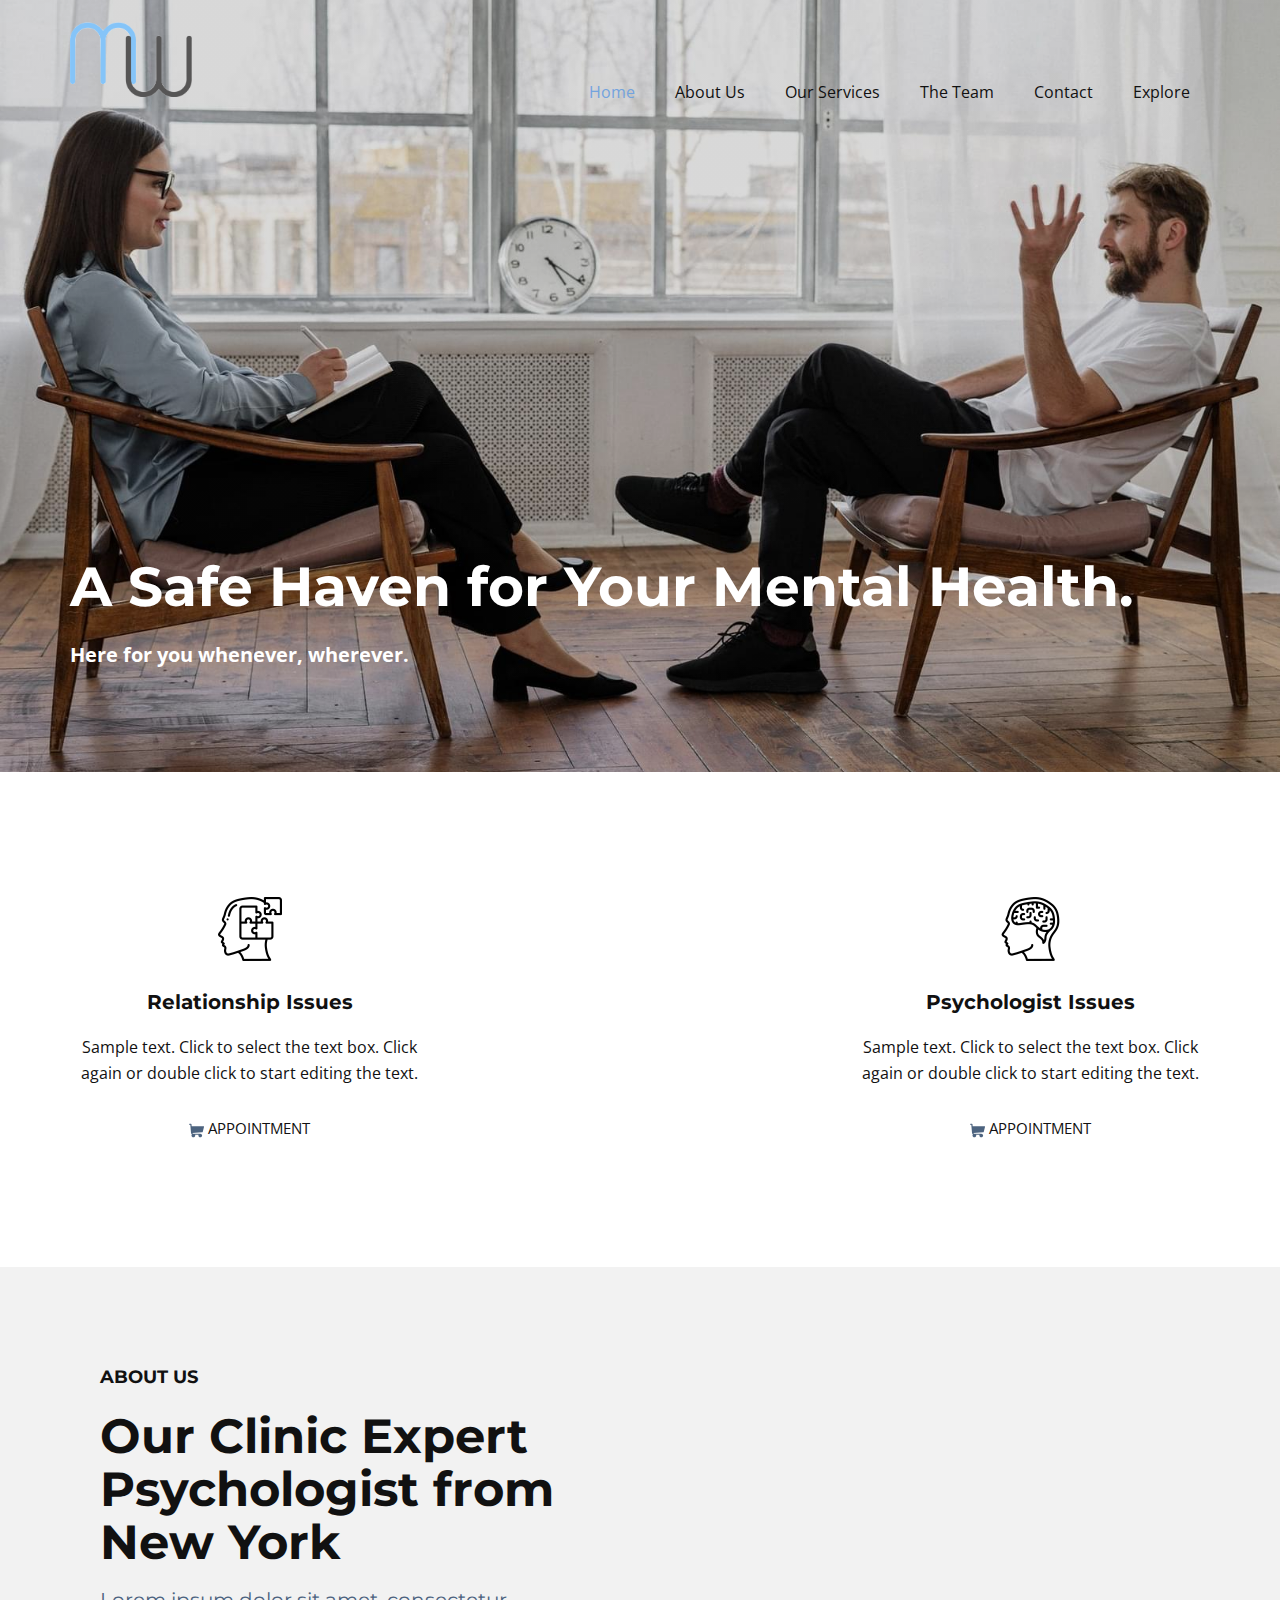
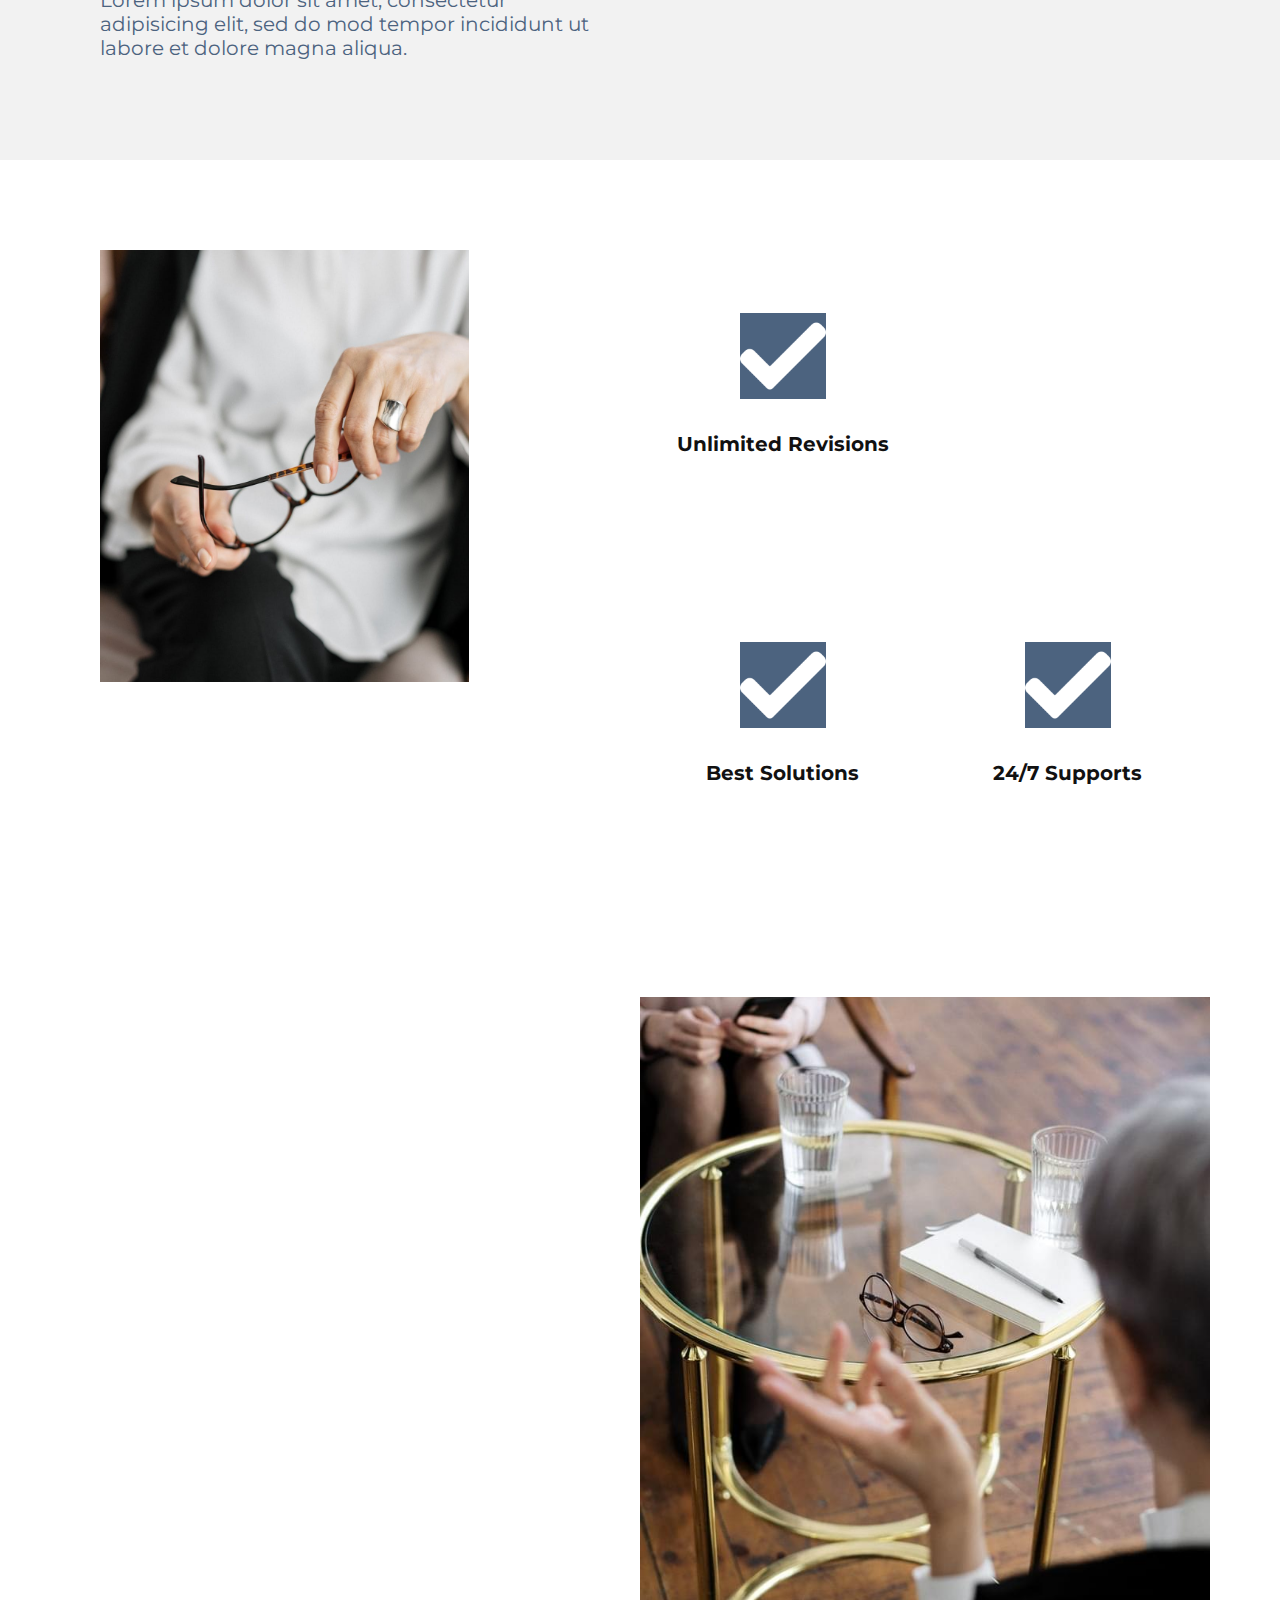
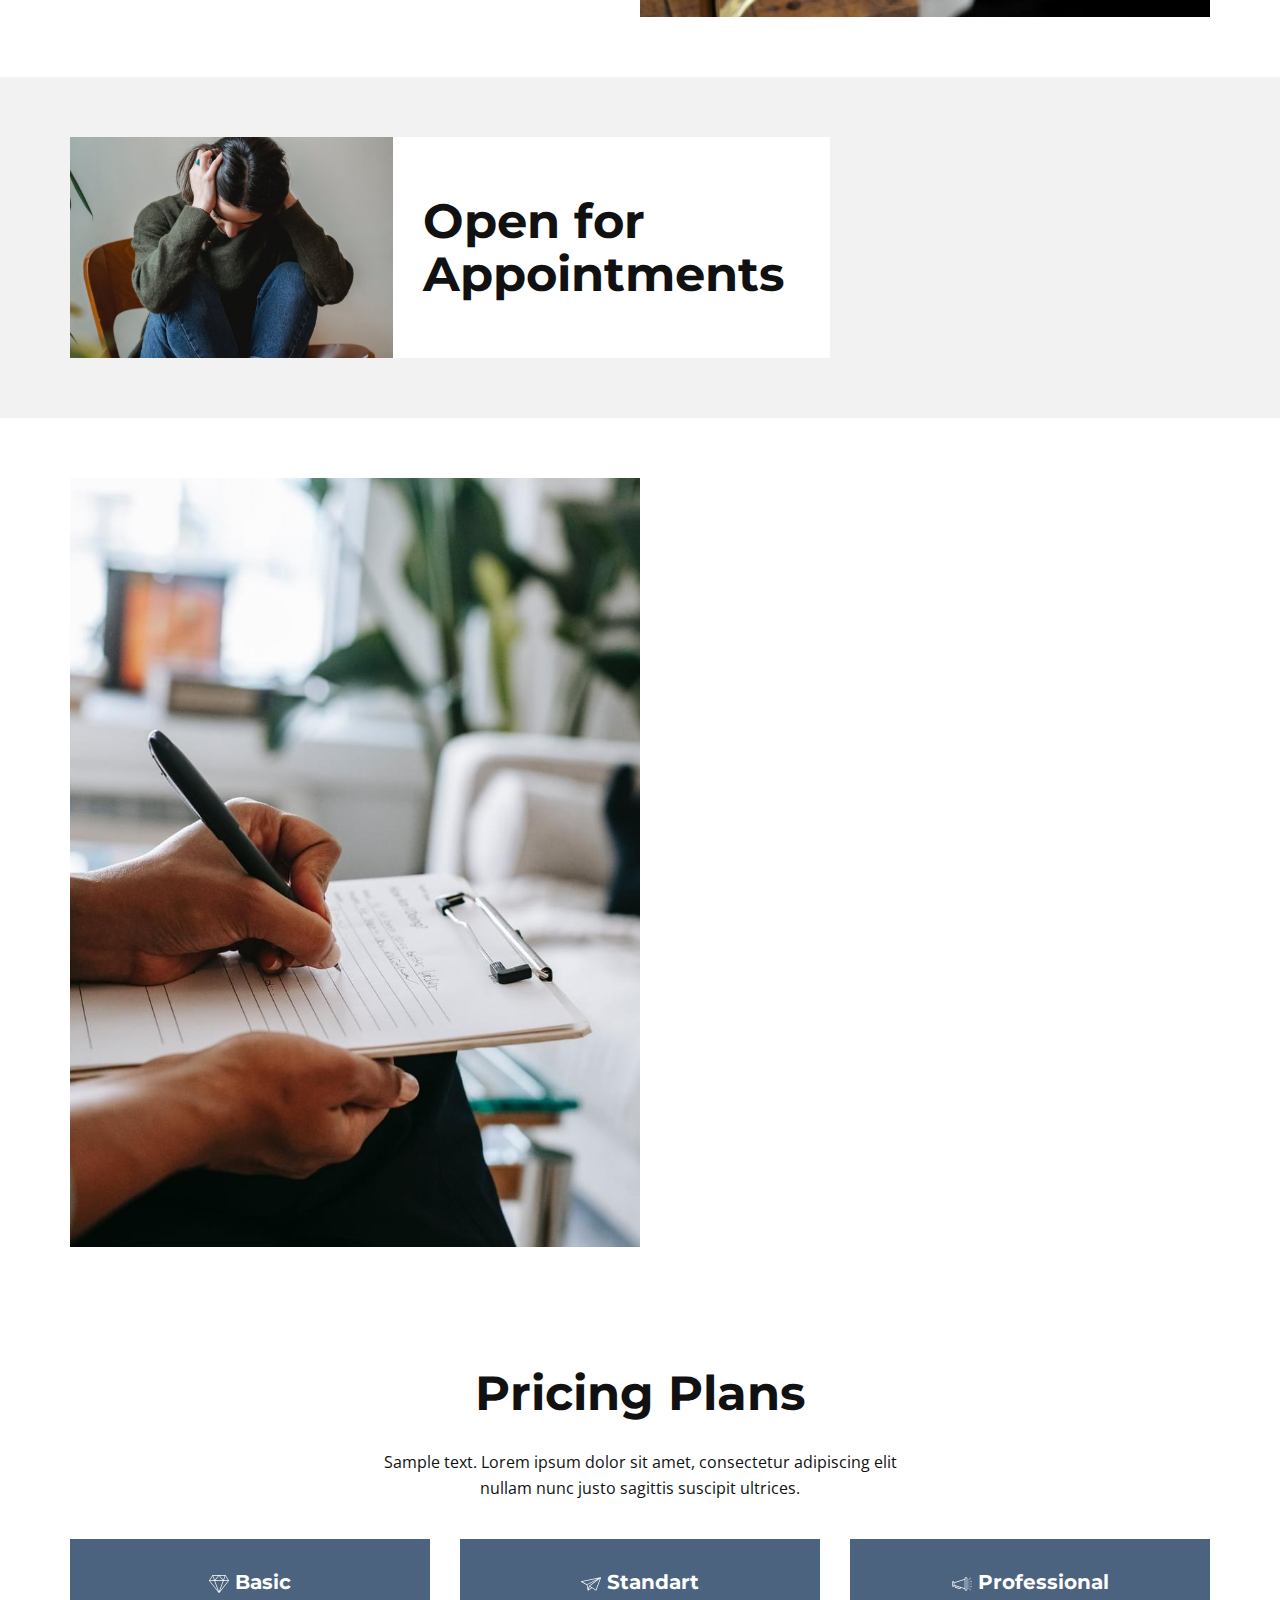
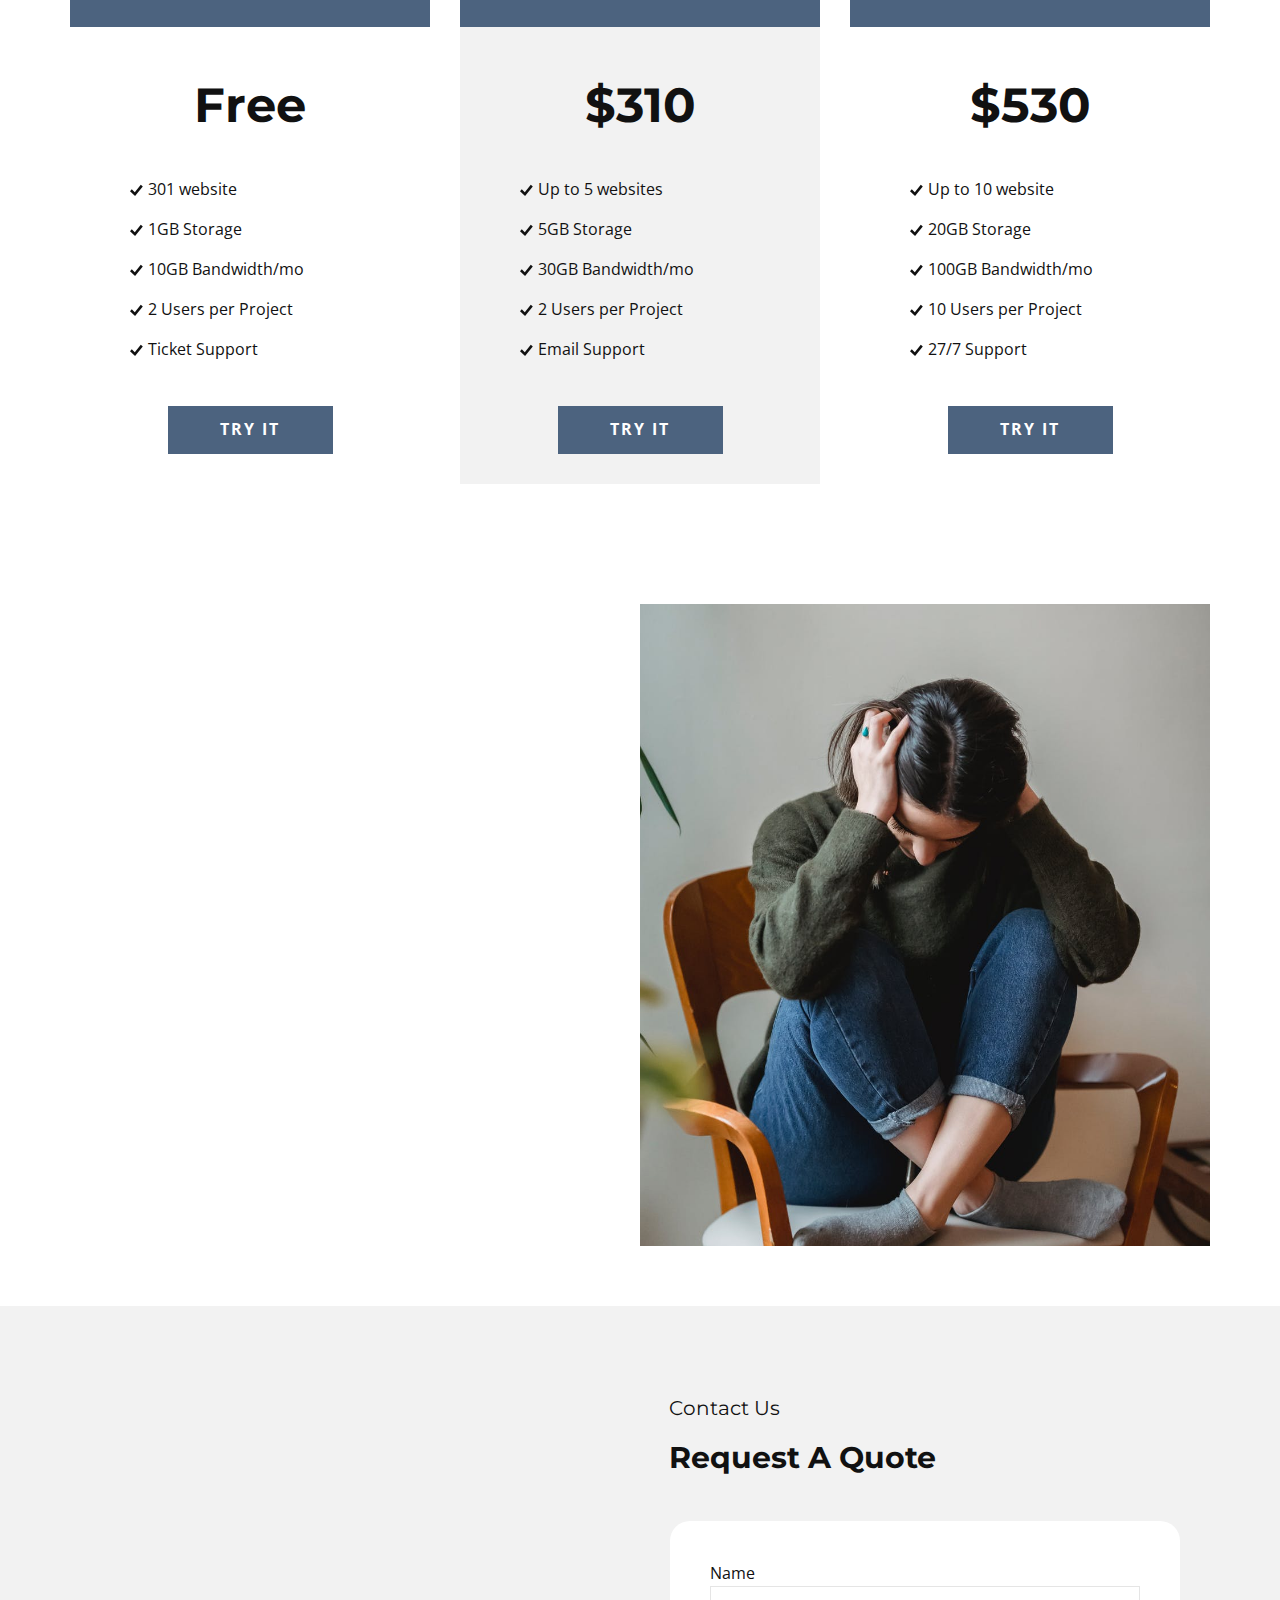
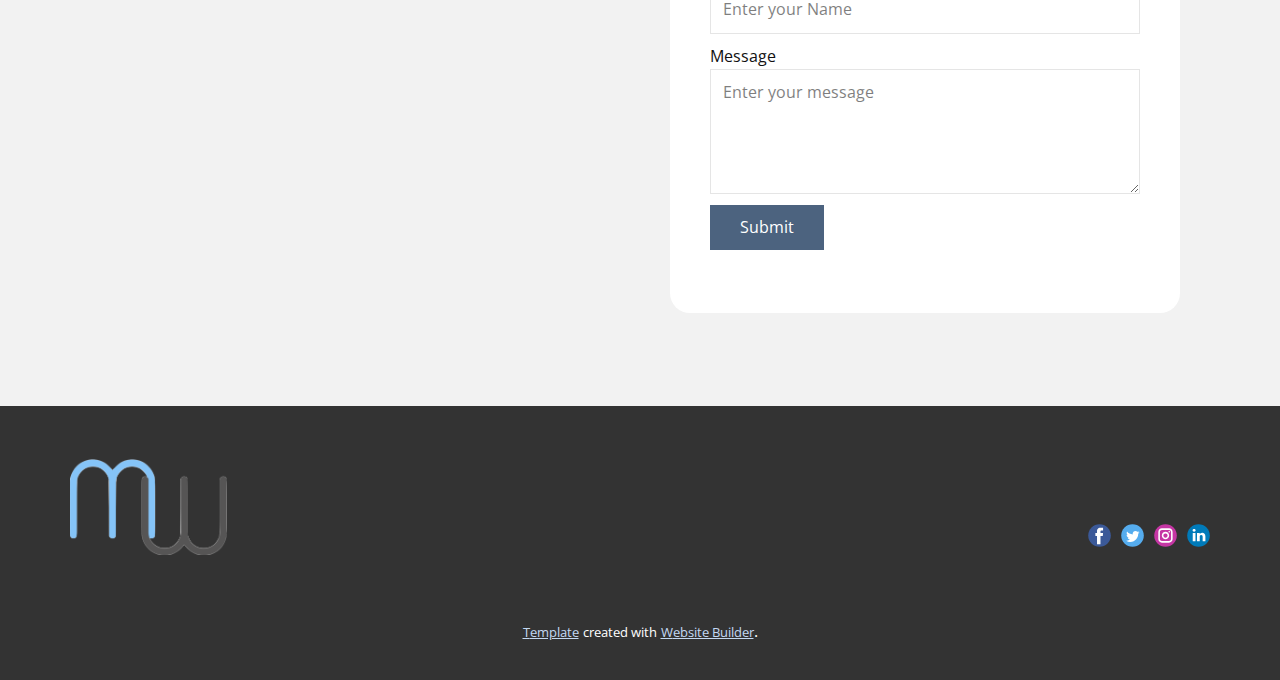
<file: index.html>
<!DOCTYPE html>
<html style="font-size: 16px;" lang="en"><head>
    <meta name="viewport" content="width=device-width, initial-scale=1.0">
    <meta charset="utf-8">
    <meta name="keywords" content="​Psychology specialist Dr. Sara Dowson, ​Our Clinic Expert Psychologist from New York, ​Dr. Sara Dowson, ​Open for Appointments, Pricing Plans, Free, $310, $530, ​Benefits of psychological therapy">
    <meta name="description" content="">
    <title>Home</title>
    <link rel="stylesheet" href="nicepage.css" media="screen">
<link rel="stylesheet" href="Home.css" media="screen">
    <script class="u-script" type="text/javascript" src="jquery.js" defer=""></script>
    <script class="u-script" type="text/javascript" src="nicepage.js" defer=""></script>
    <meta name="generator" content="Nicepage 5.13.1, nicepage.com">
    <meta name="referrer" content="origin">
    <link id="u-theme-google-font" rel="stylesheet" href="https://fonts.googleapis.com/css?family=Roboto:100,100i,300,300i,400,400i,500,500i,700,700i,900,900i|Open+Sans:300,300i,400,400i,500,500i,600,600i,700,700i,800,800i">
    <link id="u-page-google-font" rel="stylesheet" href="https://fonts.googleapis.com/css?family=Montserrat:100,100i,200,200i,300,300i,400,400i,500,500i,600,600i,700,700i,800,800i,900,900i|Open+Sans:300,300i,400,400i,500,500i,600,600i,700,700i,800,800i">
    
    
    
    
    
    
    
    
    
    
    
    <script type="application/ld+json">{
		"@context": "http://schema.org",
		"@type": "Organization",
		"name": "",
		"logo": "images/MindwellLogo.001.png",
		"sameAs": []
}</script>
    <meta name="theme-color" content="#73a3de">
    <meta property="og:title" content="Home">
    <meta property="og:type" content="website">
  <meta data-intl-tel-input-cdn-path="intlTelInput/"></head>
  <body data-home-page="Home.html" data-home-page-title="Home" class="u-body u-overlap u-xl-mode" data-lang="en"><header class="u-clearfix u-header u-header" id="sec-f943"><div class="u-clearfix u-sheet u-sheet-1">
        <a href="https://nicepage.com" class="u-image u-logo u-image-1" data-image-width="669" data-image-height="409">
          <img src="images/MindwellLogo.001.png" class="u-logo-image u-logo-image-1">
        </a>
        <nav class="u-menu u-menu-hamburger u-offcanvas u-menu-1">
          <div class="menu-collapse" style="font-size: 1rem; letter-spacing: 0px;">
            <a class="u-button-style u-custom-left-right-menu-spacing u-custom-padding-bottom u-custom-top-bottom-menu-spacing u-nav-link u-text-active-palette-1-base u-text-hover-palette-2-base" href="#">
              <svg class="u-svg-link" viewBox="0 0 24 24"><use xmlns:xlink="http://www.w3.org/1999/xlink" xlink:href="#menu-hamburger"></use></svg>
              <svg class="u-svg-content" version="1.1" id="menu-hamburger" viewBox="0 0 16 16" x="0px" y="0px" xmlns:xlink="http://www.w3.org/1999/xlink" xmlns="http://www.w3.org/2000/svg"><g><rect y="1" width="16" height="2"></rect><rect y="7" width="16" height="2"></rect><rect y="13" width="16" height="2"></rect>
</g></svg>
            </a>
          </div>
          <div class="u-nav-container">
            <ul class="u-nav u-unstyled u-nav-1"><li class="u-nav-item"><a class="u-button-style u-nav-link u-text-active-palette-1-base u-text-hover-palette-2-base" href="Home.html" style="padding: 10px 20px;">Home</a>
</li><li class="u-nav-item"><a class="u-button-style u-nav-link u-text-active-palette-1-base u-text-hover-palette-2-base" href="About-Us.html" style="padding: 10px 20px;">About Us</a>
</li><li class="u-nav-item"><a class="u-button-style u-nav-link u-text-active-palette-1-base u-text-hover-palette-2-base" href="Our-Services.html" style="padding: 10px 20px;">Our Services</a>
</li><li class="u-nav-item"><a class="u-button-style u-nav-link u-text-active-palette-1-base u-text-hover-palette-2-base" href="The-Team.html" style="padding: 10px 20px;">The Team</a>
</li><li class="u-nav-item"><a class="u-button-style u-nav-link u-text-active-palette-1-base u-text-hover-palette-2-base" href="Contact.html" style="padding: 10px 20px;">Contact</a>
</li><li class="u-nav-item"><a class="u-button-style u-nav-link u-text-active-palette-1-base u-text-hover-palette-2-base" href="Explore.html" style="padding: 10px 20px;">Explore</a>
</li></ul>
          </div>
          <div class="u-nav-container-collapse">
            <div class="u-black u-container-style u-inner-container-layout u-opacity u-opacity-95 u-sidenav">
              <div class="u-inner-container-layout u-sidenav-overflow">
                <div class="u-menu-close"></div>
                <ul class="u-align-center u-nav u-popupmenu-items u-unstyled u-nav-2"><li class="u-nav-item"><a class="u-button-style u-nav-link" href="Home.html">Home</a>
</li><li class="u-nav-item"><a class="u-button-style u-nav-link" href="About-Us.html">About Us</a>
</li><li class="u-nav-item"><a class="u-button-style u-nav-link" href="Our-Services.html">Our Services</a>
</li><li class="u-nav-item"><a class="u-button-style u-nav-link" href="The-Team.html">The Team</a>
</li><li class="u-nav-item"><a class="u-button-style u-nav-link" href="Contact.html">Contact</a>
</li><li class="u-nav-item"><a class="u-button-style u-nav-link" href="Explore.html">Explore</a>
</li></ul>
              </div>
            </div>
            <div class="u-black u-menu-overlay u-opacity u-opacity-70"></div>
          </div>
        </nav>
      </div></header>
    <section class="u-align-left u-clearfix u-image u-shading u-section-1" id="carousel_b404" data-image-width="1620" data-image-height="1080">
      <div class="u-clearfix u-sheet u-sheet-1">
        <h1 class="u-custom-font u-font-montserrat u-text u-text-body-alt-color u-text-1" data-animation-name="slideIn" data-animation-duration="2000" data-animation-direction="Left">A Safe Haven for Your Mental Health.</h1>
        <h3 class="u-custom-font u-text u-text-body-alt-color u-text-font u-text-2"> Here for you whenever, wherever.</h3>
      </div>
    </section>
    <section class="u-clearfix u-section-2" id="sec-a3ca">
      <div class="u-clearfix u-sheet u-sheet-1">
        <div class="u-expanded-width u-list u-list-1">
          <div class="u-repeater u-repeater-1">
            <div class="u-align-center u-container-style u-custom-item u-list-item u-repeater-item">
              <div class="u-container-layout u-similar-container u-valign-middle u-container-layout-1"><span class="u-custom-item u-file-icon u-icon u-icon-1"><img src="images/1491171.png" alt=""></span>
                <h5 class="u-custom-font u-font-montserrat u-text u-text-default u-text-1"> Relationship Issues</h5>
                <p class="u-text u-text-2">Sample text. Click to select the text box. Click again or double click to start editing the text.</p>
                <a href="https://nicepage.com/c/product-list-html-templates" class="u-active-none u-btn u-button-style u-custom-item u-hover-none u-none u-text-body-color u-text-hover-palette-2-light-2 u-btn-1"><span class="u-icon u-text-palette-2-base"><svg class="u-svg-content" viewBox="0 0 511.334 511.334" style="width: 1em; height: 1em;"><path d="m506.887 114.74c-3.979-5.097-10.086-8.076-16.553-8.076h-399.808l-5.943-66.207c-.972-10.827-10.046-19.123-20.916-19.123h-42.667c-11.598 0-21 9.402-21 21s9.402 21 21 21h23.468l23.018 256.439c.005.302-.01.599.007.903.047.806.152 1.594.286 2.37l.842 9.376c.016.177.034.354.055.529 2.552 22.11 13.851 41.267 30.19 54.21-8.466 10.812-13.532 24.407-13.532 39.172 0 35.106 28.561 63.667 63.666 63.667 35.106 0 63.667-28.561 63.667-63.667 0-7.605-1.345-14.9-3.801-21.667h114.936c-2.457 6.767-3.801 14.062-3.801 21.667 0 35.106 28.561 63.667 63.667 63.667s63.667-28.561 63.667-63.667-28.561-63.667-63.667-63.667h-234.526c-15.952 0-29.853-9.624-35.853-23.646l335.608-19.724c9.162-.538 16.914-6.966 19.141-15.87l42.67-170.67c1.567-6.272.158-12.918-3.821-18.016z"></path></svg></span>&nbsp;​appointment
                </a>
              </div>
            </div>
            <div class="u-align-center u-container-style u-custom-item u-list-item u-palette-2-base u-repeater-item u-list-item-2" data-animation-name="customAnimationIn" data-animation-duration="2000">
              <div class="u-container-layout u-similar-container u-valign-middle u-container-layout-2"><span class="u-custom-item u-file-icon u-icon u-text-white u-icon-3"><img src="images/1491198-e5c31360.png" alt=""></span>
                <h5 class="u-custom-font u-font-montserrat u-text u-text-default u-text-3"> Anxiety Disorders</h5>
                <p class="u-text u-text-4">Sample text. Click to select the text box. Click again or double click to start editing the text.</p>
                <a href="https://nicepage.com/html-website-builder" class="u-active-none u-btn u-button-style u-custom-item u-hover-none u-none u-text-body-alt-color u-text-hover-palette-2-light-2 u-btn-2"><span class="u-icon u-text-white"><svg class="u-svg-content" viewBox="0 0 511.334 511.334" style="width: 1em; height: 1em;"><path d="m506.887 114.74c-3.979-5.097-10.086-8.076-16.553-8.076h-399.808l-5.943-66.207c-.972-10.827-10.046-19.123-20.916-19.123h-42.667c-11.598 0-21 9.402-21 21s9.402 21 21 21h23.468l23.018 256.439c.005.302-.01.599.007.903.047.806.152 1.594.286 2.37l.842 9.376c.016.177.034.354.055.529 2.552 22.11 13.851 41.267 30.19 54.21-8.466 10.812-13.532 24.407-13.532 39.172 0 35.106 28.561 63.667 63.666 63.667 35.106 0 63.667-28.561 63.667-63.667 0-7.605-1.345-14.9-3.801-21.667h114.936c-2.457 6.767-3.801 14.062-3.801 21.667 0 35.106 28.561 63.667 63.667 63.667s63.667-28.561 63.667-63.667-28.561-63.667-63.667-63.667h-234.526c-15.952 0-29.853-9.624-35.853-23.646l335.608-19.724c9.162-.538 16.914-6.966 19.141-15.87l42.67-170.67c1.567-6.272.158-12.918-3.821-18.016z"></path></svg></span>&nbsp;​appointment
                </a>
              </div>
            </div>
            <div class="u-align-center u-container-style u-custom-item u-list-item u-repeater-item">
              <div class="u-container-layout u-similar-container u-valign-middle u-container-layout-3"><span class="u-custom-item u-file-icon u-icon u-icon-5"><img src="images/1491214.png" alt=""></span>
                <h5 class="u-custom-font u-font-montserrat u-text u-text-default u-text-5"> Psychologist Issues</h5>
                <p class="u-text u-text-6">Sample text. Click to select the text box. Click again or double click to start editing the text.</p>
                <a href="https://nicepage.review" class="u-active-none u-btn u-button-style u-custom-item u-hover-none u-none u-text-body-color u-text-hover-palette-2-light-2 u-btn-3"><span class="u-icon u-text-palette-2-base"><svg class="u-svg-content" viewBox="0 0 511.334 511.334" style="width: 1em; height: 1em;"><path d="m506.887 114.74c-3.979-5.097-10.086-8.076-16.553-8.076h-399.808l-5.943-66.207c-.972-10.827-10.046-19.123-20.916-19.123h-42.667c-11.598 0-21 9.402-21 21s9.402 21 21 21h23.468l23.018 256.439c.005.302-.01.599.007.903.047.806.152 1.594.286 2.37l.842 9.376c.016.177.034.354.055.529 2.552 22.11 13.851 41.267 30.19 54.21-8.466 10.812-13.532 24.407-13.532 39.172 0 35.106 28.561 63.667 63.666 63.667 35.106 0 63.667-28.561 63.667-63.667 0-7.605-1.345-14.9-3.801-21.667h114.936c-2.457 6.767-3.801 14.062-3.801 21.667 0 35.106 28.561 63.667 63.667 63.667s63.667-28.561 63.667-63.667-28.561-63.667-63.667-63.667h-234.526c-15.952 0-29.853-9.624-35.853-23.646l335.608-19.724c9.162-.538 16.914-6.966 19.141-15.87l42.67-170.67c1.567-6.272.158-12.918-3.821-18.016z"></path></svg></span>&nbsp;​appointment
                </a>
              </div>
            </div>
          </div>
        </div>
      </div>
    </section>
    <section class="u-clearfix u-grey-5 u-section-3" id="carousel_4e06">
      <div class="u-clearfix u-sheet u-valign-middle u-sheet-1">
        <div class="u-clearfix u-expanded-width u-layout-wrap u-layout-wrap-1">
          <div class="u-layout">
            <div class="u-layout-row">
              <div class="u-container-style u-layout-cell u-size-30 u-layout-cell-1">
                <div class="u-container-layout u-valign-middle u-container-layout-1">
                  <h6 class="u-custom-font u-font-montserrat u-text u-text-default u-text-1">about us</h6>
                  <h2 class="u-custom-font u-font-montserrat u-text u-text-2"> Our Clinic Expert Psychologist from New York</h2>
                  <h5 class="u-custom-font u-font-montserrat u-text u-text-palette-2-base u-text-3"> Lorem ipsum dolor sit amet, consectetur adipisicing elit, sed do mod tempor incididunt ut labore et dolore magna aliqua.</h5>
                </div>
              </div>
              <div class="u-container-style u-layout-cell u-size-30 u-layout-cell-2" data-animation-name="customAnimationIn" data-animation-duration="2000">
                <div class="u-container-layout u-valign-middle u-container-layout-2">
                  <h5 class="u-custom-font u-font-montserrat u-text u-text-default u-text-4"> Psychologist Issues</h5>
                  <p class="u-text u-text-5">Sample text. Click to select the text box. Click again or double click to start editing the text.</p>
                  <h5 class="u-custom-font u-font-montserrat u-text u-text-6"> Relationship Issues</h5>
                  <p class="u-text u-text-7">Sample text. Click to select the text box. Click again or double click to start editing the text.</p>
                </div>
              </div>
            </div>
          </div>
        </div>
      </div>
    </section>
    <section class="u-clearfix u-section-4" id="carousel_904d">
      <div class="u-clearfix u-sheet u-sheet-1">
        <div class="u-clearfix u-expanded-width u-layout-wrap u-layout-wrap-1">
          <div class="u-layout">
            <div class="u-layout-row">
              <div class="u-size-30 u-size-60-md">
                <div class="u-layout-col">
                  <div class="u-container-style u-layout-cell u-size-60 u-layout-cell-1">
                    <div class="u-container-layout u-container-layout-1">
                      <img class="u-image u-image-default u-image-1" src="images/pexels-photo-4098340.jpeg" alt="" data-image-width="1000" data-image-height="1500">
                      <div class="u-container-style u-grey-5 u-group u-group-1" data-animation-name="customAnimationIn" data-animation-duration="2000">
                        <div class="u-container-layout u-valign-top u-container-layout-2">
                          <div class="u-image u-image-circle u-image-2" alt="" data-image-width="1620" data-image-height="1080"></div>
                          <p class="u-custom-font u-font-montserrat u-text u-text-default u-text-1">Sample text. Click to select the text box. Click again or double click to start editing the text.</p>
                          <h6 class="u-custom-font u-font-montserrat u-text u-text-default u-text-2">Dr. Paul Smith</h6>
                        </div>
                      </div>
                    </div>
                  </div>
                </div>
              </div>
              <div class="u-size-30 u-size-60-md">
                <div class="u-layout-col">
                  <div class="u-size-30">
                    <div class="u-layout-row">
                      <div class="u-align-center u-container-style u-layout-cell u-size-30 u-layout-cell-2">
                        <div class="u-container-layout u-valign-middle u-container-layout-3"><span class="u-file-icon u-icon u-palette-2-base u-spacing-10 u-icon-1"><img src="images/7.png" alt=""></span>
                          <h5 class="u-custom-font u-font-montserrat u-text u-text-default u-text-3"> Unlimited Revisions</h5>
                        </div>
                      </div>
                      <div class="u-align-center u-container-style u-grey-5 u-layout-cell u-size-30 u-layout-cell-3" data-animation-name="customAnimationIn" data-animation-duration="2000">
                        <div class="u-container-layout u-valign-middle-md u-valign-middle-sm u-valign-middle-xs u-container-layout-4"><span class="u-file-icon u-icon u-palette-2-base u-spacing-10 u-icon-2"><img src="images/7.png" alt=""></span>
                          <h5 class="u-custom-font u-font-montserrat u-text u-text-default u-text-4"> Good Features</h5>
                        </div>
                      </div>
                    </div>
                  </div>
                  <div class="u-size-30">
                    <div class="u-layout-row">
                      <div class="u-align-center u-container-style u-layout-cell u-size-30 u-layout-cell-4">
                        <div class="u-container-layout u-valign-middle-md u-valign-middle-sm u-valign-middle-xs u-container-layout-5"><span class="u-file-icon u-icon u-palette-2-base u-spacing-10 u-icon-3"><img src="images/7.png" alt=""></span>
                          <h5 class="u-custom-font u-font-montserrat u-text u-text-default u-text-5"> Best Solutions</h5>
                        </div>
                      </div>
                      <div class="u-align-center u-container-style u-layout-cell u-shape-rectangle u-size-30 u-layout-cell-5">
                        <div class="u-container-layout u-valign-middle u-container-layout-6"><span class="u-file-icon u-icon u-palette-2-base u-spacing-10 u-icon-4"><img src="images/7.png" alt=""></span>
                          <h5 class="u-custom-font u-font-montserrat u-text u-text-default u-text-6"> 24/7 Supports</h5>
                        </div>
                      </div>
                    </div>
                  </div>
                </div>
              </div>
            </div>
          </div>
        </div>
      </div>
    </section>
    <section class="u-clearfix u-section-5" id="carousel_0bbb">
      <div class="u-clearfix u-sheet u-sheet-1">
        <div class="u-clearfix u-expanded-width u-layout-wrap u-layout-wrap-1">
          <div class="u-layout">
            <div class="u-layout-row">
              <div class="u-container-style u-layout-cell u-size-30 u-layout-cell-1" data-animation-name="customAnimationIn" data-animation-duration="2000">
                <div class="u-container-layout u-valign-bottom u-container-layout-1">
                  <h5 class="u-custom-font u-font-montserrat u-text u-text-default u-text-1"> Psychology Specialist</h5>
                  <h2 class="u-custom-font u-font-montserrat u-text u-text-2"> Dr. Sara Dowson</h2>
                  <p class="u-text u-text-3">Sample text. Click to select the text box. Click again or double click to start editing the text.</p>
                  <div class="u-expanded-width u-list u-list-1">
                    <div class="u-repeater u-repeater-1">
                      <div class="u-align-left u-container-style u-custom-item u-list-item u-repeater-item">
                        <div class="u-container-layout u-similar-container u-container-layout-2"><span class="u-file-icon u-icon u-text-palette-2-base u-icon-1"><img src="images/4576669-d0e72604.png" alt=""></span>
                          <h6 class="u-custom-font u-font-montserrat u-text u-text-default u-text-4">Our Mission</h6>
                          <p class="u-text u-text-default u-text-5">Sample text. Click to select the text box. Click again or double click to start editing the text.</p>
                        </div>
                      </div>
                      <div class="u-align-left u-container-style u-custom-item u-list-item u-repeater-item u-shape-rectangle">
                        <div class="u-container-layout u-similar-container u-container-layout-3"><span class="u-file-icon u-icon u-text-palette-2-base u-icon-2"><img src="images/1491174-5dbc9e9a.png" alt=""></span>
                          <h6 class="u-custom-font u-font-montserrat u-text u-text-default u-text-6">Our Vision</h6>
                          <p class="u-text u-text-default u-text-7">Sample text. Click to select the text box. Click again or double click to start editing the text.</p>
                        </div>
                      </div>
                    </div>
                  </div>
                </div>
              </div>
              <div class="u-align-center u-container-style u-image u-layout-cell u-size-30 u-image-1" data-image-width="720" data-image-height="1080">
                <div class="u-container-layout u-valign-middle u-container-layout-4"></div>
              </div>
            </div>
          </div>
        </div>
      </div>
    </section>
    <section class="u-clearfix u-grey-5 u-section-6" id="carousel_e3d6">
      <div class="u-clearfix u-sheet u-sheet-1">
        <div class="u-clearfix u-expanded-width u-layout-wrap u-layout-wrap-1">
          <div class="u-layout">
            <div class="u-layout-row">
              <div class="u-container-style u-image u-layout-cell u-size-17 u-image-1" data-image-width="1000" data-image-height="1500">
                <div class="u-container-layout u-container-layout-1"></div>
              </div>
              <div class="u-align-center-md u-align-center-sm u-align-center-xs u-container-style u-layout-cell u-size-23 u-white u-layout-cell-2">
                <div class="u-container-layout u-valign-middle u-container-layout-2">
                  <h2 class="u-custom-font u-font-montserrat u-text u-text-default u-text-1"> Open for Appointments</h2>
                </div>
              </div>
              <div class="u-align-center u-container-style u-layout-cell u-size-20 u-white u-layout-cell-3" data-animation-name="customAnimationIn" data-animation-duration="2000">
                <div class="u-container-layout u-valign-middle u-container-layout-3">
                  <a href="https://nicepage.app" class="u-active-none u-btn u-button-style u-hover-none u-none u-text-hover-palette-2-base u-btn-1"><span class="u-icon u-text-palette-2-base"><svg class="u-svg-content" viewBox="0 0 405.333 405.333" x="0px" y="0px" style="width: 1em; height: 1em;"><path d="M373.333,266.88c-25.003,0-49.493-3.904-72.704-11.563c-11.328-3.904-24.192-0.896-31.637,6.699l-46.016,34.752    c-52.8-28.181-86.592-61.952-114.389-114.368l33.813-44.928c8.512-8.512,11.563-20.971,7.915-32.64    C142.592,81.472,138.667,56.96,138.667,32c0-17.643-14.357-32-32-32H32C14.357,0,0,14.357,0,32    c0,205.845,167.488,373.333,373.333,373.333c17.643,0,32-14.357,32-32V298.88C405.333,281.237,390.976,266.88,373.333,266.88z"></path></svg></span>&nbsp;+1 (234) 567-8910
                  </a>
                </div>
              </div>
            </div>
          </div>
        </div>
      </div>
    </section>
    <section class="u-align-center u-clearfix u-section-7" id="carousel_47ec">
      <div class="u-clearfix u-sheet u-sheet-1">
        <div class="u-clearfix u-expanded-width u-layout-wrap u-layout-wrap-1">
          <div class="u-layout">
            <div class="u-layout-row">
              <div class="u-align-left u-container-style u-image u-layout-cell u-size-30 u-image-1" data-image-width="1620" data-image-height="1080">
                <div class="u-container-layout u-valign-bottom u-container-layout-1"></div>
              </div>
              <div class="u-container-style u-layout-cell u-size-30 u-white u-layout-cell-2" data-animation-name="customAnimationIn" data-animation-duration="2000">
                <div class="u-container-layout u-valign-top u-container-layout-2">
                  <div class="u-accordion u-expanded-width u-spacing-2 u-accordion-1">
                    <div class="u-accordion-item u-accordion-item-1">
                      <a class="active u-accordion-link u-button-style u-text-palette-2-base u-accordion-link-1" id="link-accordion-7c0e" aria-controls="accordion-7c0e" aria-selected="true">
                        <span class="u-accordion-link-text">Create a Webinar in Minutes</span><span class="u-accordion-link-icon u-icon u-icon-circle u-palette-2-base u-spacing-10 u-text-white u-icon-1"><svg class="u-svg-link" preserveAspectRatio="xMidYMin slice" viewBox="0 0 426.66667 426.66667" style=""><use xmlns:xlink="http://www.w3.org/1999/xlink" xlink:href="#svg-347e"></use></svg><svg class="u-svg-content" viewBox="0 0 426.66667 426.66667" id="svg-347e"><path d="m405.332031 192h-170.664062v-170.667969c0-11.773437-9.558594-21.332031-21.335938-21.332031-11.773437 0-21.332031 9.558594-21.332031 21.332031v170.667969h-170.667969c-11.773437 0-21.332031 9.558594-21.332031 21.332031 0 11.777344 9.558594 21.335938 21.332031 21.335938h170.667969v170.664062c0 11.777344 9.558594 21.335938 21.332031 21.335938 11.777344 0 21.335938-9.558594 21.335938-21.335938v-170.664062h170.664062c11.777344 0 21.335938-9.558594 21.335938-21.335938 0-11.773437-9.558594-21.332031-21.335938-21.332031zm0 0"></path></svg></span>
                      </a>
                      <div class="u-accordion-active u-accordion-pane u-align-left u-container-style u-white u-accordion-pane-1" id="accordion-7c0e" aria-labelledby="link-accordion-7c0e">
                        <div class="u-container-layout u-valign-top u-container-layout-3">
                          <p class="u-text u-text-1">Interdum velit euismod in pellentesque massa placerat duis. Tristique et egestas quis ipsum suspendisse ultrices gravida dictum fusce. Nibh nisl condimentum.</p>
                          <ul class="u-custom-list u-text u-text-2">
                            <li>
                              <div class="u-list-icon">
                                <div xmlns="http://www.w3.org/2000/svg" xmlns:xlink="http://www.w3.org/1999/xlink" version="1.1" xml:space="preserve" class="u-svg-content">–</div>
                              </div>Mattis nunc sed blandit libero volutpat. 
                            </li>
                            <li>
                              <div class="u-list-icon">
                                <div xmlns="http://www.w3.org/2000/svg" xmlns:xlink="http://www.w3.org/1999/xlink" version="1.1" xml:space="preserve" class="u-svg-content">–</div>
                              </div>Tortor at risus viverra adipiscing at in tellus. 
                            </li>
                            <li>
                              <div class="u-list-icon">
                                <div xmlns="http://www.w3.org/2000/svg" xmlns:xlink="http://www.w3.org/1999/xlink" version="1.1" xml:space="preserve" class="u-svg-content">–</div>
                              </div>Purus ut faucibus pulvinar elementum. 
                            </li>
                            <li>
                              <div class="u-list-icon">
                                <div xmlns="http://www.w3.org/2000/svg" xmlns:xlink="http://www.w3.org/1999/xlink" version="1.1" xml:space="preserve" class="u-svg-content">–</div>
                              </div>Blandit turpis cursus in hac habitasse. 
                            </li>
                          </ul>
                        </div>
                      </div>
                    </div>
                    <div class="u-accordion-item u-accordion-item-2">
                      <a class="u-accordion-link u-button-style u-text-palette-2-base u-accordion-link-2" id="link-accordion-05cb" aria-controls="accordion-05cb" aria-selected="false">
                        <span class="u-accordion-link-text">Business Sustainability Management</span><span class="u-accordion-link-icon u-icon u-icon-circle u-palette-2-base u-spacing-10 u-text-white u-icon-2"><svg class="u-svg-link" preserveAspectRatio="xMidYMin slice" viewBox="0 0 426.66667 426.66667" style=""><use xmlns:xlink="http://www.w3.org/1999/xlink" xlink:href="#svg-ae03"></use></svg><svg class="u-svg-content" viewBox="0 0 426.66667 426.66667" id="svg-ae03"><path d="m405.332031 192h-170.664062v-170.667969c0-11.773437-9.558594-21.332031-21.335938-21.332031-11.773437 0-21.332031 9.558594-21.332031 21.332031v170.667969h-170.667969c-11.773437 0-21.332031 9.558594-21.332031 21.332031 0 11.777344 9.558594 21.335938 21.332031 21.335938h170.667969v170.664062c0 11.777344 9.558594 21.335938 21.332031 21.335938 11.777344 0 21.335938-9.558594 21.335938-21.335938v-170.664062h170.664062c11.777344 0 21.335938-9.558594 21.335938-21.335938 0-11.773437-9.558594-21.332031-21.335938-21.332031zm0 0"></path></svg></span>
                      </a>
                      <div class="u-accordion-pane u-container-style u-white u-accordion-pane-2" id="accordion-05cb" aria-labelledby="link-accordion-05cb">
                        <div class="u-container-layout u-valign-top u-container-layout-4">
                          <ul class="u-custom-list u-text u-text-3">
                            <li>
                              <div class="u-list-icon">
                                <div xmlns="http://www.w3.org/2000/svg" xmlns:xlink="http://www.w3.org/1999/xlink" version="1.1" xml:space="preserve" class="u-svg-content">–</div>
                              </div>Interdum velit euismod in pellentesque massa. 
                            </li>
                            <li>
                              <div class="u-list-icon">
                                <div xmlns="http://www.w3.org/2000/svg" xmlns:xlink="http://www.w3.org/1999/xlink" version="1.1" xml:space="preserve" class="u-svg-content">–</div>
                              </div>Tristique et egestas quis ipsum suspendisse ultrices gravidae. 
                            </li>
                            <li>
                              <div class="u-list-icon">
                                <div xmlns="http://www.w3.org/2000/svg" xmlns:xlink="http://www.w3.org/1999/xlink" version="1.1" xml:space="preserve" class="u-svg-content">–</div>
                              </div>Nibh nisl condimentum id venenatis a condimentum. 
                            </li>
                            <li>
                              <div class="u-list-icon">
                                <div xmlns="http://www.w3.org/2000/svg" xmlns:xlink="http://www.w3.org/1999/xlink" version="1.1" xml:space="preserve" class="u-svg-content">–</div>
                              </div>Diam volutpat commodo sed egestas egestas fringilla. 
                            </li>
                          </ul>
                        </div>
                      </div>
                    </div>
                    <div class="u-accordion-item u-accordion-item-3">
                      <a class="u-accordion-link u-button-style u-text-palette-2-base u-accordion-link-3" id="link-accordion-a6bb" aria-controls="accordion-a6bb" aria-selected="false">
                        <span class="u-accordion-link-text">Learn how to grow your business</span><span class="u-accordion-link-icon u-icon u-icon-circle u-palette-2-base u-spacing-10 u-text-white u-icon-3"><svg class="u-svg-link" preserveAspectRatio="xMidYMin slice" viewBox="0 0 426.66667 426.66667" style=""><use xmlns:xlink="http://www.w3.org/1999/xlink" xlink:href="#svg-a4a8"></use></svg><svg class="u-svg-content" viewBox="0 0 426.66667 426.66667" id="svg-a4a8"><path d="m405.332031 192h-170.664062v-170.667969c0-11.773437-9.558594-21.332031-21.335938-21.332031-11.773437 0-21.332031 9.558594-21.332031 21.332031v170.667969h-170.667969c-11.773437 0-21.332031 9.558594-21.332031 21.332031 0 11.777344 9.558594 21.335938 21.332031 21.335938h170.667969v170.664062c0 11.777344 9.558594 21.335938 21.332031 21.335938 11.777344 0 21.335938-9.558594 21.335938-21.335938v-170.664062h170.664062c11.777344 0 21.335938-9.558594 21.335938-21.335938 0-11.773437-9.558594-21.332031-21.335938-21.332031zm0 0"></path></svg></span>
                      </a>
                      <div class="u-accordion-pane u-container-style u-white u-accordion-pane-3" id="accordion-a6bb" aria-labelledby="link-accordion-a6bb">
                        <div class="u-container-layout u-valign-top u-container-layout-5">
                          <ul class="u-custom-list u-text u-text-4">
                            <li>
                              <div class="u-list-icon">
                                <div xmlns="http://www.w3.org/2000/svg" xmlns:xlink="http://www.w3.org/1999/xlink" version="1.1" xml:space="preserve" class="u-svg-content">–</div>
                              </div>Mattis nunc sed blandit libero volutpat. 
                            </li>
                            <li>
                              <div class="u-list-icon">
                                <div xmlns="http://www.w3.org/2000/svg" xmlns:xlink="http://www.w3.org/1999/xlink" version="1.1" xml:space="preserve" class="u-svg-content">–</div>
                              </div>Tortor at risus viverra adipiscing at in tellus. 
                            </li>
                            <li>
                              <div class="u-list-icon">
                                <div xmlns="http://www.w3.org/2000/svg" xmlns:xlink="http://www.w3.org/1999/xlink" version="1.1" xml:space="preserve" class="u-svg-content">–</div>
                              </div>Purus ut faucibus pulvinar elementum. 
                            </li>
                            <li>
                              <div class="u-list-icon">
                                <div xmlns="http://www.w3.org/2000/svg" xmlns:xlink="http://www.w3.org/1999/xlink" version="1.1" xml:space="preserve" class="u-svg-content">–</div>
                              </div>Blandit turpis cursus in hac habitasse.e. 
                            </li>
                          </ul>
                        </div>
                      </div>
                    </div>
                    <div class="u-accordion-item u-accordion-item-4">
                      <a class="u-accordion-link u-button-style u-text-palette-2-base u-accordion-link-4" id="link-accordion-a6bb" aria-controls="accordion-a6bb" aria-selected="false">
                        <span class="u-accordion-link-text">Practical tips to help you price your products</span><span class="u-accordion-link-icon u-icon u-icon-circle u-palette-2-base u-spacing-10 u-text-white u-icon-4"><svg class="u-svg-link" preserveAspectRatio="xMidYMin slice" viewBox="0 0 426.66667 426.66667" style=""><use xmlns:xlink="http://www.w3.org/1999/xlink" xlink:href="#svg-f384"></use></svg><svg class="u-svg-content" viewBox="0 0 426.66667 426.66667" id="svg-f384"><path d="m405.332031 192h-170.664062v-170.667969c0-11.773437-9.558594-21.332031-21.335938-21.332031-11.773437 0-21.332031 9.558594-21.332031 21.332031v170.667969h-170.667969c-11.773437 0-21.332031 9.558594-21.332031 21.332031 0 11.777344 9.558594 21.335938 21.332031 21.335938h170.667969v170.664062c0 11.777344 9.558594 21.335938 21.332031 21.335938 11.777344 0 21.335938-9.558594 21.335938-21.335938v-170.664062h170.664062c11.777344 0 21.335938-9.558594 21.335938-21.335938 0-11.773437-9.558594-21.332031-21.335938-21.332031zm0 0"></path></svg></span>
                      </a>
                      <div class="u-accordion-pane u-container-style u-white u-accordion-pane-4" id="accordion-a6bb" aria-labelledby="link-accordion-a6bb">
                        <div class="u-container-layout u-valign-top u-container-layout-6">
                          <ul class="u-custom-list u-text u-text-5">
                            <li>
                              <div class="u-list-icon">
                                <div xmlns="http://www.w3.org/2000/svg" xmlns:xlink="http://www.w3.org/1999/xlink" version="1.1" xml:space="preserve" class="u-svg-content">–</div>
                              </div>Mattis nunc sed blandit libero volutpat. 
                            </li>
                            <li>
                              <div class="u-list-icon">
                                <div xmlns="http://www.w3.org/2000/svg" xmlns:xlink="http://www.w3.org/1999/xlink" version="1.1" xml:space="preserve" class="u-svg-content">–</div>
                              </div>Tortor at risus viverra adipiscing at in tellus. 
                            </li>
                            <li>
                              <div class="u-list-icon">
                                <div xmlns="http://www.w3.org/2000/svg" xmlns:xlink="http://www.w3.org/1999/xlink" version="1.1" xml:space="preserve" class="u-svg-content">–</div>
                              </div>Purus ut faucibus pulvinar elementum. 
                            </li>
                            <li>
                              <div class="u-list-icon">
                                <div xmlns="http://www.w3.org/2000/svg" xmlns:xlink="http://www.w3.org/1999/xlink" version="1.1" xml:space="preserve" class="u-svg-content">–</div>
                              </div>Blandit turpis cursus in hac habitasse.e. 
                            </li>
                          </ul>
                        </div>
                      </div>
                    </div>
                  </div>
                </div>
              </div>
            </div>
          </div>
        </div>
      </div>
    </section>
    <section class="u-align-center u-clearfix u-section-8" id="carousel_b129">
      <div class="u-clearfix u-sheet u-valign-bottom-xs u-sheet-1">
        <h2 class="u-custom-font u-font-montserrat u-text u-text-1">Pricing Plans</h2>
        <p class="u-text u-text-2">Sample text. Lorem ipsum dolor sit amet, consectetur adipiscing elit nullam nunc justo sagittis suscipit ultrices.</p>
        <div class="u-clearfix u-expanded-width u-gutter-30 u-layout-wrap u-layout-wrap-1">
          <div class="u-layout">
            <div class="u-layout-row">
              <div class="u-align-center u-container-style u-layout-cell u-left-cell u-size-20 u-white u-layout-cell-1">
                <div class="u-container-layout u-container-layout-1">
                  <div class="u-align-center u-container-style u-expanded-width u-group u-palette-2-base u-group-1">
                    <div class="u-container-layout u-valign-middle u-container-layout-2">
                      <h3 class="u-custom-font u-font-montserrat u-text u-text-3"><span class="u-icon u-icon-1"><svg class="u-svg-content" viewBox="0 0 59.986 59.986" x="0px" y="0px" style="width: 1em; height: 1em;"><path d="M59.972,20.164c0.007-0.041,0.011-0.081,0.013-0.123c0.002-0.049,0.001-0.096-0.003-0.145  c-0.004-0.042-0.01-0.082-0.02-0.123c-0.011-0.048-0.026-0.094-0.044-0.14c-0.009-0.024-0.011-0.049-0.022-0.072  c-0.008-0.017-0.022-0.03-0.031-0.047c-0.009-0.017-0.013-0.035-0.023-0.052l-10-16c-0.046-0.073-0.1-0.139-0.161-0.197  c-0.001-0.001-0.002-0.001-0.003-0.002c-0.086-0.081-0.188-0.139-0.297-0.185c-0.014-0.006-0.023-0.018-0.038-0.024  c-0.011-0.004-0.023-0.002-0.034-0.005c-0.101-0.034-0.205-0.057-0.314-0.057h-38c-0.108,0-0.211,0.023-0.31,0.056  c-0.011,0.003-0.022,0.001-0.032,0.005c-0.015,0.005-0.024,0.017-0.038,0.023c-0.104,0.043-0.202,0.099-0.287,0.175  c-0.005,0.005-0.012,0.008-0.017,0.012c-0.062,0.058-0.117,0.125-0.163,0.198l-10,16c-0.01,0.016-0.014,0.035-0.023,0.052  c-0.009,0.017-0.023,0.03-0.031,0.047c-0.011,0.023-0.013,0.048-0.023,0.072c-0.018,0.046-0.033,0.092-0.044,0.14  c-0.009,0.041-0.016,0.082-0.02,0.124C0,19.945-0.001,19.993,0.001,20.041c0.002,0.042,0.006,0.082,0.013,0.123  c0.008,0.048,0.021,0.095,0.037,0.142c0.013,0.039,0.027,0.077,0.045,0.115c0.009,0.018,0.012,0.038,0.022,0.056  c0.016,0.029,0.04,0.051,0.058,0.078c0.014,0.021,0.022,0.044,0.039,0.064l28.989,35.986c0.002,0.003,0.004,0.005,0.006,0.007  l0.005,0.007c0.003,0.004,0.008,0.005,0.011,0.009c0.082,0.099,0.184,0.174,0.295,0.234c0.03,0.016,0.058,0.03,0.089,0.043  c0.121,0.051,0.249,0.087,0.383,0.087c0.114,0,0.229-0.02,0.343-0.061c0.017-0.006,0.028-0.02,0.045-0.027  c0.051-0.021,0.091-0.055,0.137-0.084c0.076-0.048,0.147-0.098,0.206-0.163c0.014-0.015,0.035-0.022,0.048-0.038l29-36  c0.016-0.02,0.024-0.044,0.039-0.064c0.019-0.027,0.042-0.049,0.058-0.078c0.01-0.018,0.013-0.038,0.022-0.056  c0.018-0.038,0.032-0.075,0.045-0.115C59.95,20.259,59.964,20.213,59.972,20.164z M32.095,4.993h15.459l-4.86,13.045L32.095,4.993z   M40.892,18.993H19.095L29.993,5.58L40.892,18.993z M17.222,18.125L12.423,4.993h15.469L17.222,18.125z M41.593,20.993  L29.818,52.599L18.269,20.993H41.593z M49.221,6.246l7.967,12.748H44.472L49.221,6.246z M10.756,6.259l4.653,12.734H2.798  L10.756,6.259z M16.14,20.993l10.839,29.664L3.083,20.993H16.14z M32.39,51.423l11.337-30.43h13.176L32.39,51.423z"></path></svg></span>&nbsp;Basic
                      </h3>
                    </div>
                  </div>
                  <div class="u-container-style u-group u-group-2">
                    <div class="u-container-layout u-valign-top u-container-layout-3">
                      <h2 class="u-align-center u-custom-font u-font-montserrat u-text u-text-4">Free</h2>
                      <ul class="u-align-left u-custom-list u-text u-text-5">
                        <li style="">
                          <div class="u-list-icon">
                            <svg xmlns="http://www.w3.org/2000/svg" xmlns:xlink="http://www.w3.org/1999/xlink" version="1.1" xml:space="preserve" class="u-svg-content" viewBox="0 0 512 512" id="svg-0cec"><path d="m202.6 478-202.6-186.6 70.5-76.6 121.5 111.9 239.4-292.7 80.6 65.9z" fill="currentColor"></path></svg>
                          </div>
                        </li>
                        <li style="">301 website</li>
                        <li style="">
                          <div class="u-list-icon">
                            <svg xmlns="http://www.w3.org/2000/svg" xmlns:xlink="http://www.w3.org/1999/xlink" version="1.1" xml:space="preserve" class="u-svg-content" viewBox="0 0 512 512" id="svg-0cec"><path d="m202.6 478-202.6-186.6 70.5-76.6 121.5 111.9 239.4-292.7 80.6 65.9z" fill="currentColor"></path></svg>
                          </div>1GB Storage
                        </li>
                        <li style="">
                          <div class="u-list-icon">
                            <svg xmlns="http://www.w3.org/2000/svg" xmlns:xlink="http://www.w3.org/1999/xlink" version="1.1" xml:space="preserve" class="u-svg-content" viewBox="0 0 512 512" id="svg-0cec"><path d="m202.6 478-202.6-186.6 70.5-76.6 121.5 111.9 239.4-292.7 80.6 65.9z" fill="currentColor"></path></svg>
                          </div>10GB Bandwidth/mo
                        </li>
                        <li style="">
                          <div class="u-list-icon">
                            <svg xmlns="http://www.w3.org/2000/svg" xmlns:xlink="http://www.w3.org/1999/xlink" version="1.1" xml:space="preserve" class="u-svg-content" viewBox="0 0 512 512" id="svg-0cec"><path d="m202.6 478-202.6-186.6 70.5-76.6 121.5 111.9 239.4-292.7 80.6 65.9z" fill="currentColor"></path></svg>
                          </div> 2 Users per Project
                        </li>
                        <li style="">
                          <div class="u-list-icon">
                            <svg xmlns="http://www.w3.org/2000/svg" xmlns:xlink="http://www.w3.org/1999/xlink" version="1.1" xml:space="preserve" class="u-svg-content" viewBox="0 0 512 512" id="svg-0cec"><path d="m202.6 478-202.6-186.6 70.5-76.6 121.5 111.9 239.4-292.7 80.6 65.9z" fill="currentColor"></path></svg>
                          </div>Ticket Support
                        </li>
                      </ul>
                      <a href="https://nicepage.me" class="u-border-none u-btn u-button-style u-palette-2-base u-btn-1">Try It</a>
                    </div>
                  </div>
                </div>
              </div>
              <div class="u-align-center u-container-style u-grey-5 u-layout-cell u-size-20 u-layout-cell-2">
                <div class="u-container-layout u-container-layout-4">
                  <div class="u-align-center u-container-style u-expanded-width u-group u-palette-2-base u-group-3">
                    <div class="u-container-layout u-valign-middle u-container-layout-5">
                      <h3 class="u-custom-font u-font-montserrat u-text u-text-6"><span class="u-icon u-icon-2"><svg class="u-svg-content" viewBox="0 0 60.062 60.062" x="0px" y="0px" style="width: 1em; height: 1em;"><path d="M60.046,11.196c0.004-0.024,0.011-0.048,0.013-0.072c0.007-0.074-0.001-0.149-0.01-0.224  c-0.002-0.019,0.001-0.037-0.002-0.056c-0.018-0.099-0.051-0.196-0.1-0.289c-0.008-0.016-0.019-0.031-0.028-0.047  c-0.002-0.002-0.002-0.005-0.003-0.008c-0.001-0.002-0.004-0.003-0.005-0.006c-0.007-0.011-0.013-0.023-0.02-0.033  c-0.062-0.091-0.137-0.166-0.221-0.23c-0.019-0.014-0.041-0.022-0.061-0.035c-0.074-0.049-0.152-0.089-0.236-0.116  c-0.037-0.012-0.074-0.018-0.112-0.025c-0.073-0.015-0.146-0.022-0.222-0.02c-0.04,0.001-0.078,0.003-0.118,0.009  c-0.026,0.004-0.051,0-0.077,0.006L0.798,22.046c-0.413,0.086-0.729,0.421-0.788,0.839s0.15,0.828,0.523,1.025l16.632,8.773  l2.917,16.187c-0.002,0.012,0.001,0.025,0,0.037c-0.01,0.08-0.011,0.158-0.001,0.237c0.005,0.04,0.01,0.078,0.02,0.117  c0.023,0.095,0.06,0.184,0.11,0.268c0.01,0.016,0.01,0.035,0.021,0.051c0.003,0.005,0.008,0.009,0.012,0.013  c0.013,0.019,0.031,0.034,0.046,0.053c0.047,0.058,0.096,0.111,0.152,0.156c0.009,0.007,0.015,0.018,0.025,0.025  c0.015,0.011,0.032,0.014,0.047,0.024c0.061,0.04,0.124,0.073,0.191,0.099c0.027,0.01,0.052,0.022,0.08,0.03  c0.09,0.026,0.183,0.044,0.277,0.044c0.001,0,0.002,0,0.003,0h0c0,0,0,0,0,0c0.004,0,0.008-0.002,0.012-0.002  c0.017,0.001,0.034,0.002,0.051,0.002c0.277,0,0.527-0.124,0.712-0.315l11.079-7.386l11.6,7.54c0.164,0.106,0.354,0.161,0.545,0.161  c0.105,0,0.212-0.017,0.315-0.051c0.288-0.096,0.518-0.318,0.623-0.604l13.996-37.989c0.013-0.034,0.024-0.069,0.033-0.105  c0.004-0.015,0.005-0.03,0.008-0.044C60.042,11.22,60.044,11.208,60.046,11.196z M48.464,17.579L24.471,35.22  c-0.039,0.029-0.07,0.065-0.104,0.099c-0.013,0.012-0.026,0.022-0.037,0.035c-0.021,0.023-0.04,0.046-0.059,0.071  c-0.018,0.024-0.032,0.049-0.048,0.074c-0.037,0.06-0.068,0.122-0.092,0.188c-0.005,0.013-0.013,0.023-0.017,0.036  c-0.001,0.004-0.005,0.006-0.006,0.01l-2.75,8.937l-2.179-12.091L48.464,17.579z M22.908,46.594l2.726-9.004l4.244,2.759  l1.214,0.789l-4.124,2.749L22.908,46.594z M52.044,13.498L18.071,30.899l-14.14-7.458L52.044,13.498z M44.559,47.504L29.154,37.492  l-2.333-1.517l30.154-22.172L44.559,47.504z"></path></svg></span>&nbsp;Stan​dart
                      </h3>
                    </div>
                  </div>
                  <div class="u-container-style u-group u-group-4">
                    <div class="u-container-layout u-valign-top u-container-layout-6">
                      <h2 class="u-align-center u-custom-font u-font-montserrat u-text u-text-7">$310</h2>
                      <ul class="u-align-left u-custom-list u-text u-text-8">
                        <li style="">
                          <div class="u-list-icon">
                            <svg xmlns="http://www.w3.org/2000/svg" xmlns:xlink="http://www.w3.org/1999/xlink" version="1.1" xml:space="preserve" class="u-svg-content" viewBox="0 0 512 512" id="svg-0cec"><path d="m202.6 478-202.6-186.6 70.5-76.6 121.5 111.9 239.4-292.7 80.6 65.9z" fill="currentColor"></path></svg>
                          </div>
                        </li>
                        <li style="">Up to 5 websites</li>
                        <li style="">
                          <div class="u-list-icon">
                            <svg xmlns="http://www.w3.org/2000/svg" xmlns:xlink="http://www.w3.org/1999/xlink" version="1.1" xml:space="preserve" class="u-svg-content" viewBox="0 0 512 512" id="svg-0cec"><path d="m202.6 478-202.6-186.6 70.5-76.6 121.5 111.9 239.4-292.7 80.6 65.9z" fill="currentColor"></path></svg>
                          </div>5GB Storage
                        </li>
                        <li style="">
                          <div class="u-list-icon">
                            <svg xmlns="http://www.w3.org/2000/svg" xmlns:xlink="http://www.w3.org/1999/xlink" version="1.1" xml:space="preserve" class="u-svg-content" viewBox="0 0 512 512" id="svg-0cec"><path d="m202.6 478-202.6-186.6 70.5-76.6 121.5 111.9 239.4-292.7 80.6 65.9z" fill="currentColor"></path></svg>
                          </div>30GB Bandwidth/mo
                        </li>
                        <li style="">
                          <div class="u-list-icon">
                            <svg xmlns="http://www.w3.org/2000/svg" xmlns:xlink="http://www.w3.org/1999/xlink" version="1.1" xml:space="preserve" class="u-svg-content" viewBox="0 0 512 512" id="svg-0cec"><path d="m202.6 478-202.6-186.6 70.5-76.6 121.5 111.9 239.4-292.7 80.6 65.9z" fill="currentColor"></path></svg>
                          </div> 2 Users per Project
                        </li>
                        <li style="">
                          <div class="u-list-icon">
                            <svg xmlns="http://www.w3.org/2000/svg" xmlns:xlink="http://www.w3.org/1999/xlink" version="1.1" xml:space="preserve" class="u-svg-content" viewBox="0 0 512 512" id="svg-0cec"><path d="m202.6 478-202.6-186.6 70.5-76.6 121.5 111.9 239.4-292.7 80.6 65.9z" fill="currentColor"></path></svg>
                          </div>Email Support
                        </li>
                      </ul>
                      <a href="https://nicepage.com/k/parking-html-templates" class="u-border-none u-btn u-button-style u-palette-2-base u-btn-2">Try It</a>
                    </div>
                  </div>
                </div>
              </div>
              <div class="u-align-center u-container-style u-layout-cell u-right-cell u-size-20 u-white u-layout-cell-3">
                <div class="u-container-layout u-container-layout-7">
                  <div class="u-align-center u-container-style u-expanded-width u-group u-palette-2-base u-group-5">
                    <div class="u-container-layout u-valign-middle u-container-layout-8">
                      <h3 class="u-custom-font u-font-montserrat u-text u-text-9"><span class="u-icon u-icon-3"><svg class="u-svg-content" viewBox="0 0 60 60" x="0px" y="0px" style="width: 1em; height: 1em;"><g><path d="M42,10c-2.206,0-4,1.794-4,4v1.267L6.955,25.051C6.731,23.335,5.276,22,3.5,22C1.57,22,0,23.57,0,25.5v9   C0,36.43,1.57,38,3.5,38c1.776,0,3.231-1.335,3.455-3.051l2.134,0.672c-0.316,0.346-0.569,0.758-0.723,1.232   c-0.578,1.783,0.402,3.705,2.187,4.283l11.415,3.698h0.001c0.347,0.112,0.698,0.166,1.044,0.166c1.435,0,2.772-0.917,3.238-2.354   c0.171-0.53,0.191-1.068,0.107-1.584L38,44.733V46c0,2.206,1.794,4,4,4s4-1.794,4-4V14C46,11.794,44.206,10,42,10z M24.348,42.031   c-0.238,0.735-1.03,1.14-1.764,0.901l-11.415-3.698c-0.735-0.238-1.14-1.029-0.901-1.764c0.239-0.734,1.029-1.137,1.763-0.9   l11.417,3.698C24.182,40.506,24.585,41.297,24.348,42.031z M5,34.5C5,35.327,4.327,36,3.5,36S2,35.327,2,34.5v-9   C2,24.673,2.673,24,3.5,24S5,24.673,5,25.5v0.167v8.666V34.5z M7,32.866v-5.732l31-9.771v25.273L7,32.866z M44,46   c0,1.103-0.897,2-2,2s-2-0.897-2-2v-0.637V14.637V14c0-1.103,0.897-2,2-2s2,0.897,2,2V46z"></path><path d="M55,29h-1c-0.553,0-1,0.447-1,1s0.447,1,1,1h1c0.553,0,1-0.447,1-1S55.553,29,55,29z"></path><path d="M50,31h1c0.553,0,1-0.447,1-1s-0.447-1-1-1h-1c-0.553,0-1,0.447-1,1S49.447,31,50,31z"></path><path d="M59,29h-1c-0.553,0-1,0.447-1,1s0.447,1,1,1h1c0.553,0,1-0.447,1-1S59.553,29,59,29z"></path><path d="M52.828,16.536c0.256,0,0.512-0.098,0.707-0.293l0.707-0.707c0.391-0.391,0.391-1.023,0-1.414s-1.023-0.391-1.414,0   l-0.707,0.707c-0.391,0.391-0.391,1.023,0,1.414C52.316,16.438,52.572,16.536,52.828,16.536z"></path><path d="M55.657,13.707c0.256,0,0.512-0.098,0.707-0.293l0.707-0.707c0.391-0.391,0.391-1.023,0-1.414s-1.023-0.391-1.414,0   L54.95,12c-0.391,0.391-0.391,1.023,0,1.414C55.146,13.609,55.401,13.707,55.657,13.707z"></path><path d="M50,19.364c0.256,0,0.512-0.098,0.707-0.293l0.707-0.707c0.391-0.391,0.391-1.023,0-1.414s-1.023-0.391-1.414,0   l-0.707,0.707c-0.391,0.391-0.391,1.023,0,1.414C49.488,19.267,49.744,19.364,50,19.364z"></path><path d="M50.632,23.1l-0.948,0.316c-0.524,0.175-0.807,0.741-0.632,1.265c0.14,0.419,0.529,0.684,0.948,0.684   c0.104,0,0.212-0.017,0.316-0.052l0.948-0.316c0.524-0.175,0.807-0.741,0.632-1.265S51.155,22.924,50.632,23.1z"></path><path d="M53.795,24.1c0.104,0,0.212-0.017,0.316-0.052l0.948-0.316c0.524-0.175,0.807-0.741,0.632-1.265s-0.74-0.808-1.265-0.632   l-0.948,0.316c-0.524,0.175-0.807,0.741-0.632,1.265C52.986,23.835,53.376,24.1,53.795,24.1z"></path><path d="M56.641,22.149c0.14,0.42,0.53,0.685,0.949,0.685c0.104,0,0.211-0.017,0.315-0.051l0.948-0.315   c0.524-0.175,0.808-0.741,0.634-1.265c-0.175-0.524-0.742-0.806-1.265-0.634l-0.948,0.315C56.75,21.06,56.467,21.626,56.641,22.149   z"></path><path d="M56.364,46.586c-0.391-0.391-1.023-0.391-1.414,0s-0.391,1.023,0,1.414l0.707,0.707C55.853,48.902,56.108,49,56.364,49   s0.512-0.098,0.707-0.293c0.391-0.391,0.391-1.023,0-1.414L56.364,46.586z"></path><path d="M53.535,43.757c-0.391-0.391-1.023-0.391-1.414,0s-0.391,1.023,0,1.414l0.707,0.707c0.195,0.195,0.451,0.293,0.707,0.293   s0.512-0.098,0.707-0.293c0.391-0.391,0.391-1.023,0-1.414L53.535,43.757z"></path><path d="M50.707,40.929c-0.391-0.391-1.023-0.391-1.414,0s-0.391,1.023,0,1.414L50,43.05c0.195,0.195,0.451,0.293,0.707,0.293   s0.512-0.098,0.707-0.293c0.391-0.391,0.391-1.023,0-1.414L50.707,40.929z"></path><path d="M53.479,37.849l0.948,0.316c0.104,0.035,0.212,0.052,0.316,0.052c0.419,0,0.809-0.265,0.948-0.684   c0.175-0.523-0.107-1.09-0.632-1.265l-0.948-0.316c-0.522-0.177-1.09,0.108-1.265,0.632S52.954,37.674,53.479,37.849z"></path><path d="M51.265,35.004l-0.948-0.316c-0.523-0.177-1.09,0.108-1.265,0.632s0.107,1.09,0.632,1.265l0.948,0.316   c0.104,0.035,0.212,0.052,0.316,0.052c0.419,0,0.809-0.265,0.948-0.684C52.071,35.745,51.789,35.179,51.265,35.004z"></path><path d="M58.854,37.532l-0.948-0.315c-0.522-0.173-1.091,0.109-1.265,0.634c-0.174,0.523,0.109,1.09,0.634,1.265l0.948,0.315   c0.104,0.034,0.211,0.051,0.315,0.051c0.419,0,0.81-0.265,0.949-0.685C59.661,38.273,59.378,37.707,58.854,37.532z"></path>
</g></svg></span>&nbsp;Professional
                      </h3>
                    </div>
                  </div>
                  <div class="u-container-style u-group u-group-6">
                    <div class="u-container-layout u-valign-top u-container-layout-9">
                      <h2 class="u-align-center u-custom-font u-font-montserrat u-text u-text-10">$530</h2>
                      <ul class="u-align-left u-custom-list u-text u-text-11">
                        <li style="">
                          <div class="u-list-icon">
                            <svg xmlns="http://www.w3.org/2000/svg" xmlns:xlink="http://www.w3.org/1999/xlink" version="1.1" xml:space="preserve" class="u-svg-content" viewBox="0 0 512 512" id="svg-0cec"><path d="m202.6 478-202.6-186.6 70.5-76.6 121.5 111.9 239.4-292.7 80.6 65.9z" fill="currentColor"></path></svg>
                          </div>
                        </li>
                        <li style="">Up to 10 website</li>
                        <li style="">
                          <div class="u-list-icon">
                            <svg xmlns="http://www.w3.org/2000/svg" xmlns:xlink="http://www.w3.org/1999/xlink" version="1.1" xml:space="preserve" class="u-svg-content" viewBox="0 0 512 512" id="svg-0cec"><path d="m202.6 478-202.6-186.6 70.5-76.6 121.5 111.9 239.4-292.7 80.6 65.9z" fill="currentColor"></path></svg>
                          </div>20GB Storage
                        </li>
                        <li style="">
                          <div class="u-list-icon">
                            <svg xmlns="http://www.w3.org/2000/svg" xmlns:xlink="http://www.w3.org/1999/xlink" version="1.1" xml:space="preserve" class="u-svg-content" viewBox="0 0 512 512" id="svg-0cec"><path d="m202.6 478-202.6-186.6 70.5-76.6 121.5 111.9 239.4-292.7 80.6 65.9z" fill="currentColor"></path></svg>
                          </div>100GB Bandwidth/mo
                        </li>
                        <li style="">
                          <div class="u-list-icon">
                            <svg xmlns="http://www.w3.org/2000/svg" xmlns:xlink="http://www.w3.org/1999/xlink" version="1.1" xml:space="preserve" class="u-svg-content" viewBox="0 0 512 512" id="svg-0cec"><path d="m202.6 478-202.6-186.6 70.5-76.6 121.5 111.9 239.4-292.7 80.6 65.9z" fill="currentColor"></path></svg>
                          </div> 10 Users per Project
                        </li>
                        <li style="">
                          <div class="u-list-icon">
                            <svg xmlns="http://www.w3.org/2000/svg" xmlns:xlink="http://www.w3.org/1999/xlink" version="1.1" xml:space="preserve" class="u-svg-content" viewBox="0 0 512 512" id="svg-0cec"><path d="m202.6 478-202.6-186.6 70.5-76.6 121.5 111.9 239.4-292.7 80.6 65.9z" fill="currentColor"></path></svg>
                          </div>27/7 Support
                        </li>
                      </ul>
                      <a href="https://nicepage.online" class="u-btn u-button-style u-palette-2-base u-btn-3">Try It</a>
                    </div>
                  </div>
                </div>
              </div>
            </div>
          </div>
        </div>
      </div>
    </section>
    <section class="u-clearfix u-section-9" id="carousel_497d">
      <div class="u-clearfix u-sheet u-valign-middle u-sheet-1">
        <div class="u-clearfix u-expanded-width u-layout-wrap u-layout-wrap-1">
          <div class="u-layout">
            <div class="u-layout-row">
              <div class="u-align-left u-container-style u-layout-cell u-size-30 u-layout-cell-1" data-animation-name="customAnimationIn" data-animation-duration="2000">
                <div class="u-container-layout u-container-layout-1">
                  <h2 class="u-custom-font u-font-montserrat u-text u-text-default u-text-1"> Benefits of psychological therapy</h2>
                  <p class="u-text u-text-default u-text-grey-40 u-text-2">Sample text. Click to select the text box. Click again or double click to start editing the text.</p><span class="u-align-left u-icon u-text-palette-2-base u-icon-1"><svg class="u-svg-link" preserveAspectRatio="xMidYMin slice" viewBox="0 0 60 60" style=""><use xmlns:xlink="http://www.w3.org/1999/xlink" xlink:href="#svg-4692"></use></svg><svg class="u-svg-content" viewBox="0 0 60 60" x="0px" y="0px" id="svg-4692" style="enable-background:new 0 0 60 60;"><g><path d="M42.595,0H17.405C14.977,0,13,1.977,13,4.405v51.189C13,58.023,14.977,60,17.405,60h25.189C45.023,60,47,58.023,47,55.595
		V4.405C47,1.977,45.023,0,42.595,0z M15,8h30v38H15V8z M17.405,2h25.189C43.921,2,45,3.079,45,4.405V6H15V4.405
		C15,3.079,16.079,2,17.405,2z M42.595,58H17.405C16.079,58,15,56.921,15,55.595V48h30v7.595C45,56.921,43.921,58,42.595,58z"></path><path d="M30,49c-2.206,0-4,1.794-4,4s1.794,4,4,4s4-1.794,4-4S32.206,49,30,49z M30,55c-1.103,0-2-0.897-2-2s0.897-2,2-2
		s2,0.897,2,2S31.103,55,30,55z"></path><path d="M26,5h4c0.553,0,1-0.447,1-1s-0.447-1-1-1h-4c-0.553,0-1,0.447-1,1S25.447,5,26,5z"></path><path d="M33,5h1c0.553,0,1-0.447,1-1s-0.447-1-1-1h-1c-0.553,0-1,0.447-1,1S32.447,5,33,5z"></path><path d="M56.612,4.569c-0.391-0.391-1.023-0.391-1.414,0s-0.391,1.023,0,1.414c3.736,3.736,3.736,9.815,0,13.552
		c-0.391,0.391-0.391,1.023,0,1.414c0.195,0.195,0.451,0.293,0.707,0.293s0.512-0.098,0.707-0.293
		C61.128,16.434,61.128,9.085,56.612,4.569z"></path><path d="M52.401,6.845c-0.391-0.391-1.023-0.391-1.414,0s-0.391,1.023,0,1.414c1.237,1.237,1.918,2.885,1.918,4.639
		s-0.681,3.401-1.918,4.638c-0.391,0.391-0.391,1.023,0,1.414c0.195,0.195,0.451,0.293,0.707,0.293s0.512-0.098,0.707-0.293
		c1.615-1.614,2.504-3.764,2.504-6.052S54.017,8.459,52.401,6.845z"></path><path d="M4.802,5.983c0.391-0.391,0.391-1.023,0-1.414s-1.023-0.391-1.414,0c-4.516,4.516-4.516,11.864,0,16.38
		c0.195,0.195,0.451,0.293,0.707,0.293s0.512-0.098,0.707-0.293c0.391-0.391,0.391-1.023,0-1.414
		C1.065,15.799,1.065,9.72,4.802,5.983z"></path><path d="M9.013,6.569c-0.391-0.391-1.023-0.391-1.414,0c-1.615,1.614-2.504,3.764-2.504,6.052s0.889,4.438,2.504,6.053
		c0.195,0.195,0.451,0.293,0.707,0.293s0.512-0.098,0.707-0.293c0.391-0.391,0.391-1.023,0-1.414
		c-1.237-1.237-1.918-2.885-1.918-4.639S7.775,9.22,9.013,7.983C9.403,7.593,9.403,6.96,9.013,6.569z"></path>
</g></svg></span>
                  <h6 class="u-align-left-xl u-custom-font u-font-montserrat u-text u-text-3"> About Our Company</h6>
                  <p class="u-align-left u-text u-text-grey-40 u-text-4">Sample text. Click to select the text box. Click again or double click to start editing the text.</p><span class="u-icon u-text-palette-2-base u-icon-2"><svg class="u-svg-link" preserveAspectRatio="xMidYMin slice" viewBox="0 0 60 60" style=""><use xmlns:xlink="http://www.w3.org/1999/xlink" xlink:href="#svg-8d17"></use></svg><svg class="u-svg-content" viewBox="0 0 60 60" x="0px" y="0px" id="svg-8d17" style="enable-background:new 0 0 60 60;"><path d="M48.014,42.889l-9.553-4.776C37.56,37.662,37,36.756,37,35.748v-3.381c0.229-0.28,0.47-0.599,0.719-0.951
	c1.239-1.75,2.232-3.698,2.954-5.799C42.084,24.97,43,23.575,43,22v-4c0-0.963-0.36-1.896-1-2.625v-5.319
	c0.056-0.55,0.276-3.824-2.092-6.525C37.854,1.188,34.521,0,30,0s-7.854,1.188-9.908,3.53C17.724,6.231,17.944,9.506,18,10.056
	v5.319c-0.64,0.729-1,1.662-1,2.625v4c0,1.217,0.553,2.352,1.497,3.109c0.916,3.627,2.833,6.36,3.503,7.237v3.309
	c0,0.968-0.528,1.856-1.377,2.32l-8.921,4.866C8.801,44.424,7,47.458,7,50.762V54c0,4.746,15.045,6,23,6s23-1.254,23-6v-3.043
	C53,47.519,51.089,44.427,48.014,42.889z M51,54c0,1.357-7.412,4-21,4S9,55.357,9,54v-3.238c0-2.571,1.402-4.934,3.659-6.164
	l8.921-4.866C23.073,38.917,24,37.354,24,35.655v-4.019l-0.233-0.278c-0.024-0.029-2.475-2.994-3.41-7.065l-0.091-0.396l-0.341-0.22
	C19.346,23.303,19,22.676,19,22v-4c0-0.561,0.238-1.084,0.67-1.475L20,16.228V10l-0.009-0.131c-0.003-0.027-0.343-2.799,1.605-5.021
	C23.253,2.958,26.081,2,30,2c3.905,0,6.727,0.951,8.386,2.828c1.947,2.201,1.625,5.017,1.623,5.041L40,16.228l0.33,0.298
	C40.762,16.916,41,17.439,41,18v4c0,0.873-0.572,1.637-1.422,1.899l-0.498,0.153l-0.16,0.495c-0.669,2.081-1.622,4.003-2.834,5.713
	c-0.297,0.421-0.586,0.794-0.837,1.079L35,31.623v4.125c0,1.77,0.983,3.361,2.566,4.153l9.553,4.776
	C49.513,45.874,51,48.28,51,50.957V54z"></path></svg></span>
                  <h6 class="u-custom-font u-font-montserrat u-text u-text-5"> About Our Work</h6>
                  <p class="u-text u-text-grey-40 u-text-6">Sample text. Click to select the text box. Click again or double click to start editing the text.</p>
                  <a href="https://nicepage.com/c/industrial-website-templates" class="u-active-none u-btn u-button-style u-hover-none u-none u-text-hover-palette-2-base u-btn-1">
                    <span style="font-size: 2.25rem;"></span><span class="u-icon u-text-palette-2-base"><svg class="u-svg-content" viewBox="0 0 405.333 405.333" x="0px" y="0px" style="width: 1em; height: 1em;"><path d="M373.333,266.88c-25.003,0-49.493-3.904-72.704-11.563c-11.328-3.904-24.192-0.896-31.637,6.699l-46.016,34.752    c-52.8-28.181-86.592-61.952-114.389-114.368l33.813-44.928c8.512-8.512,11.563-20.971,7.915-32.64    C142.592,81.472,138.667,56.96,138.667,32c0-17.643-14.357-32-32-32H32C14.357,0,0,14.357,0,32    c0,205.845,167.488,373.333,373.333,373.333c17.643,0,32-14.357,32-32V298.88C405.333,281.237,390.976,266.88,373.333,266.88z"></path></svg></span>
                    <span style="font-size: 2.25rem;">&nbsp;+1 (234) 567-8910</span>
                  </a>
                </div>
              </div>
              <div class="u-container-style u-image u-layout-cell u-size-30 u-image-1" data-image-width="1000" data-image-height="1500">
                <div class="u-container-layout u-valign-middle-lg u-valign-middle-md u-valign-middle-sm u-valign-middle-xs u-container-layout-2"></div>
              </div>
            </div>
          </div>
        </div>
      </div>
    </section>
    <section class="u-clearfix u-grey-5 u-section-10" id="carousel_5a89">
      <div class="u-clearfix u-sheet u-sheet-1">
        <div class="u-clearfix u-expanded-width u-layout-wrap u-layout-wrap-1">
          <div class="u-layout" style="">
            <div class="u-layout-row" style="">
              <div class="u-container-style u-layout-cell u-size-30 u-layout-cell-1" data-animation-name="customAnimationIn" data-animation-duration="2000">
                <div class="u-container-layout u-valign-middle u-container-layout-1">
                  <h5 class="u-custom-font u-font-montserrat u-text u-text-default u-text-1"> Help Us 24/7</h5>
                  <h3 class="u-custom-font u-font-montserrat u-text u-text-default u-text-2"> What Can We Offer for Your Business</h3>
                  <p class="u-text u-text-default u-text-3">Sample text. Click to select the text box. Click again or double click to start editing the text.</p>
                  <ul class="u-custom-font u-font-montserrat u-text u-text-palette-2-base u-text-4">
                    <li> 65 Street, Network City, NYPD</li>
                    <li>Which don’t Look Even Slightly Believable</li>
                    <li>+1 222 545 55 44<br>
                    </li>
                  </ul>
                </div>
              </div>
              <div class="u-container-style u-layout-cell u-size-30 u-layout-cell-2">
                <div class="u-container-layout u-valign-top u-container-layout-2">
                  <h5 class="u-custom-font u-font-montserrat u-text u-text-default u-text-5"> Contact Us</h5>
                  <h3 class="u-custom-font u-font-montserrat u-text u-text-default u-text-6"> Request A Quote</h3>
                  <div class="u-container-style u-group u-radius-20 u-shape-round u-white u-group-1">
                    <div class="u-container-layout u-container-layout-3">
                      <div class="u-form u-form-1">
                        <form action="https://forms.nicepagesrv.com/v2/form/process" class="u-clearfix u-form-spacing-10 u-form-vertical u-inner-form" source="email" name="form" style="padding: 10px;">
                          <div class="u-form-group u-form-name">
                            <label for="name-61fc" class="u-label">Name</label>
                            <input type="text" placeholder="Enter your Name" id="name-61fc" name="name" class="u-border-grey-10 u-input u-input-rectangle" required="">
                          </div>
                          <div class="u-form-group u-form-message">
                            <label for="message-61fc" class="u-label">Message</label>
                            <textarea placeholder="Enter your message" rows="4" cols="50" id="message-61fc" name="message" class="u-border-grey-10 u-input u-input-rectangle" required=""></textarea>
                          </div>
                          <div class="u-align-left u-form-group u-form-submit">
                            <a href="#" class="u-border-none u-btn u-btn-submit u-button-style u-palette-2-base u-btn-1">Submit</a>
                            <input type="submit" value="submit" class="u-form-control-hidden">
                          </div>
                          <div class="u-form-send-message u-form-send-success"> Thank you! Your message has been sent. </div>
                          <div class="u-form-send-error u-form-send-message"> Unable to send your message. Please fix errors then try again. </div>
                          <input type="hidden" value="" name="recaptchaResponse">
                          <input type="hidden" name="formServices" value="b2e33a3a19e5be01804f6972f284c34a">
                        </form>
                      </div>
                    </div>
                  </div>
                </div>
              </div>
            </div>
          </div>
        </div>
      </div>
    </section>
    
    
    <footer class="u-align-center-md u-align-center-sm u-align-center-xs u-clearfix u-footer u-grey-80" id="sec-530e"><div class="u-clearfix u-sheet u-sheet-1">
        <a href="https://nicepage.com" class="u-image u-logo u-image-1" data-image-width="669" data-image-height="409">
          <img src="images/MindwellLogo.001.png" class="u-logo-image u-logo-image-1">
        </a>
        <div class="u-align-left u-social-icons u-spacing-10 u-social-icons-1">
          <a class="u-social-url" title="facebook" target="_blank" href=""><span class="u-icon u-social-facebook u-social-icon u-icon-1"><svg class="u-svg-link" preserveAspectRatio="xMidYMin slice" viewBox="0 0 112 112" style=""><use xmlns:xlink="http://www.w3.org/1999/xlink" xlink:href="#svg-e953"></use></svg><svg class="u-svg-content" viewBox="0 0 112 112" x="0" y="0" id="svg-e953"><circle fill="currentColor" cx="56.1" cy="56.1" r="55"></circle><path fill="#FFFFFF" d="M73.5,31.6h-9.1c-1.4,0-3.6,0.8-3.6,3.9v8.5h12.6L72,58.3H60.8v40.8H43.9V58.3h-8V43.9h8v-9.2
      c0-6.7,3.1-17,17-17h12.5v13.9H73.5z"></path></svg></span>
          </a>
          <a class="u-social-url" title="twitter" target="_blank" href=""><span class="u-icon u-social-icon u-social-twitter u-icon-2"><svg class="u-svg-link" preserveAspectRatio="xMidYMin slice" viewBox="0 0 112 112" style=""><use xmlns:xlink="http://www.w3.org/1999/xlink" xlink:href="#svg-9853"></use></svg><svg class="u-svg-content" viewBox="0 0 112 112" x="0" y="0" id="svg-9853"><circle fill="currentColor" class="st0" cx="56.1" cy="56.1" r="55"></circle><path fill="#FFFFFF" d="M83.8,47.3c0,0.6,0,1.2,0,1.7c0,17.7-13.5,38.2-38.2,38.2C38,87.2,31,85,25,81.2c1,0.1,2.1,0.2,3.2,0.2
      c6.3,0,12.1-2.1,16.7-5.7c-5.9-0.1-10.8-4-12.5-9.3c0.8,0.2,1.7,0.2,2.5,0.2c1.2,0,2.4-0.2,3.5-0.5c-6.1-1.2-10.8-6.7-10.8-13.1
      c0-0.1,0-0.1,0-0.2c1.8,1,3.9,1.6,6.1,1.7c-3.6-2.4-6-6.5-6-11.2c0-2.5,0.7-4.8,1.8-6.7c6.6,8.1,16.5,13.5,27.6,14
      c-0.2-1-0.3-2-0.3-3.1c0-7.4,6-13.4,13.4-13.4c3.9,0,7.3,1.6,9.8,4.2c3.1-0.6,5.9-1.7,8.5-3.3c-1,3.1-3.1,5.8-5.9,7.4
      c2.7-0.3,5.3-1,7.7-2.1C88.7,43,86.4,45.4,83.8,47.3z"></path></svg></span>
          </a>
          <a class="u-social-url" title="instagram" target="_blank" href=""><span class="u-icon u-social-icon u-social-instagram u-icon-3"><svg class="u-svg-link" preserveAspectRatio="xMidYMin slice" viewBox="0 0 112 112" style=""><use xmlns:xlink="http://www.w3.org/1999/xlink" xlink:href="#svg-4364"></use></svg><svg class="u-svg-content" viewBox="0 0 112 112" x="0" y="0" id="svg-4364"><circle fill="currentColor" cx="56.1" cy="56.1" r="55"></circle><path fill="#FFFFFF" d="M55.9,38.2c-9.9,0-17.9,8-17.9,17.9C38,66,46,74,55.9,74c9.9,0,17.9-8,17.9-17.9C73.8,46.2,65.8,38.2,55.9,38.2
      z M55.9,66.4c-5.7,0-10.3-4.6-10.3-10.3c-0.1-5.7,4.6-10.3,10.3-10.3c5.7,0,10.3,4.6,10.3,10.3C66.2,61.8,61.6,66.4,55.9,66.4z"></path><path fill="#FFFFFF" d="M74.3,33.5c-2.3,0-4.2,1.9-4.2,4.2s1.9,4.2,4.2,4.2s4.2-1.9,4.2-4.2S76.6,33.5,74.3,33.5z"></path><path fill="#FFFFFF" d="M73.1,21.3H38.6c-9.7,0-17.5,7.9-17.5,17.5v34.5c0,9.7,7.9,17.6,17.5,17.6h34.5c9.7,0,17.5-7.9,17.5-17.5V38.8
      C90.6,29.1,82.7,21.3,73.1,21.3z M83,73.3c0,5.5-4.5,9.9-9.9,9.9H38.6c-5.5,0-9.9-4.5-9.9-9.9V38.8c0-5.5,4.5-9.9,9.9-9.9h34.5
      c5.5,0,9.9,4.5,9.9,9.9V73.3z"></path></svg></span>
          </a>
          <a class="u-social-url" title="linkedin" target="_blank" href=""><span class="u-icon u-social-icon u-social-linkedin u-icon-4"><svg class="u-svg-link" preserveAspectRatio="xMidYMin slice" viewBox="0 0 112 112" style=""><use xmlns:xlink="http://www.w3.org/1999/xlink" xlink:href="#svg-7193"></use></svg><svg class="u-svg-content" viewBox="0 0 112 112" x="0" y="0" id="svg-7193"><circle fill="currentColor" cx="56.1" cy="56.1" r="55"></circle><path fill="#FFFFFF" d="M41.3,83.7H27.9V43.4h13.4V83.7z M34.6,37.9L34.6,37.9c-4.6,0-7.5-3.1-7.5-7c0-4,3-7,7.6-7s7.4,3,7.5,7
      C42.2,34.8,39.2,37.9,34.6,37.9z M89.6,83.7H76.2V62.2c0-5.4-1.9-9.1-6.8-9.1c-3.7,0-5.9,2.5-6.9,4.9c-0.4,0.9-0.4,2.1-0.4,3.3v22.5
      H48.7c0,0,0.2-36.5,0-40.3h13.4v5.7c1.8-2.7,5-6.7,12.1-6.7c8.8,0,15.4,5.8,15.4,18.1V83.7z"></path></svg></span>
          </a>
        </div>
      </div></footer>
    <section class="u-backlink u-clearfix u-grey-80">
      <a class="u-link" href="https://nicepage.com/templates" target="_blank">
        <span>Template</span>
      </a>
      <p class="u-text">
        <span>created with</span>
      </p>
      <a class="u-link" href="https://nicepage.cloud" target="_blank">
        <span>Website Builder</span>
      </a>. 
    </section>
  
</body></html>
</file>
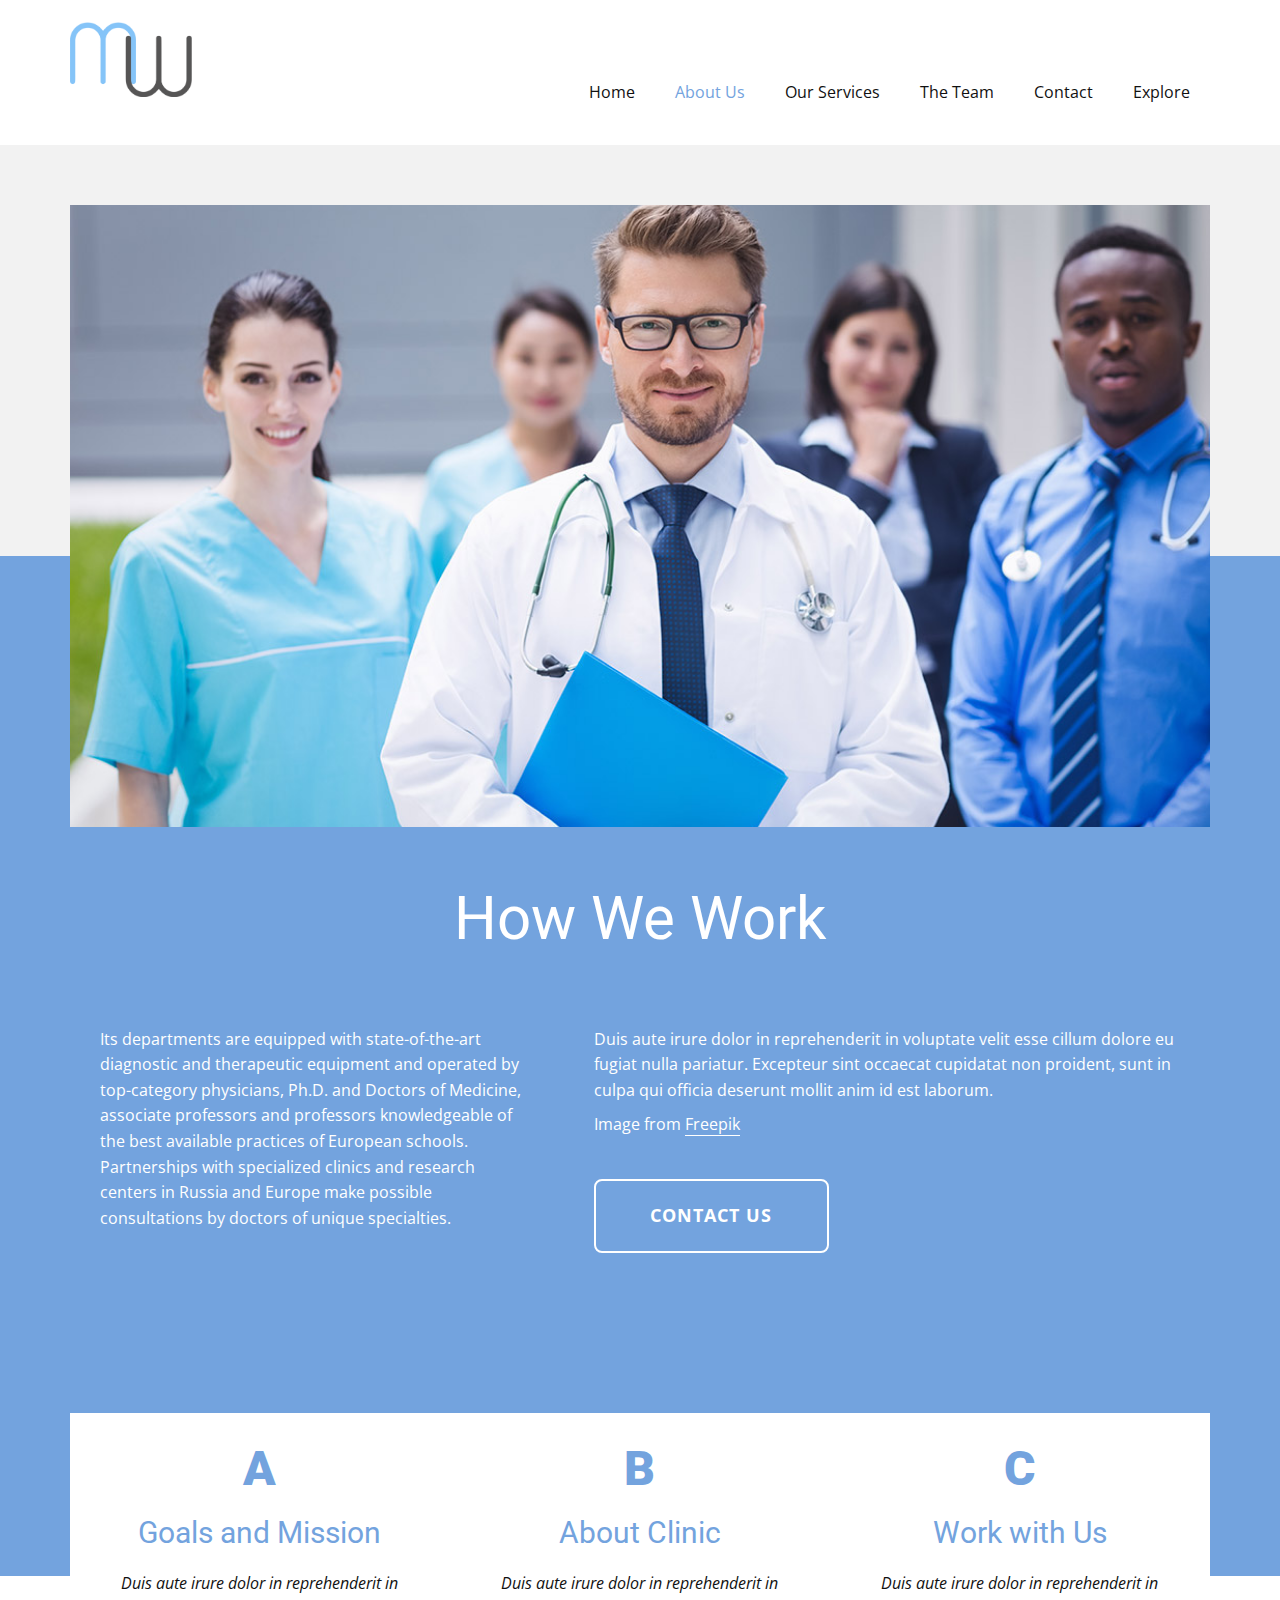
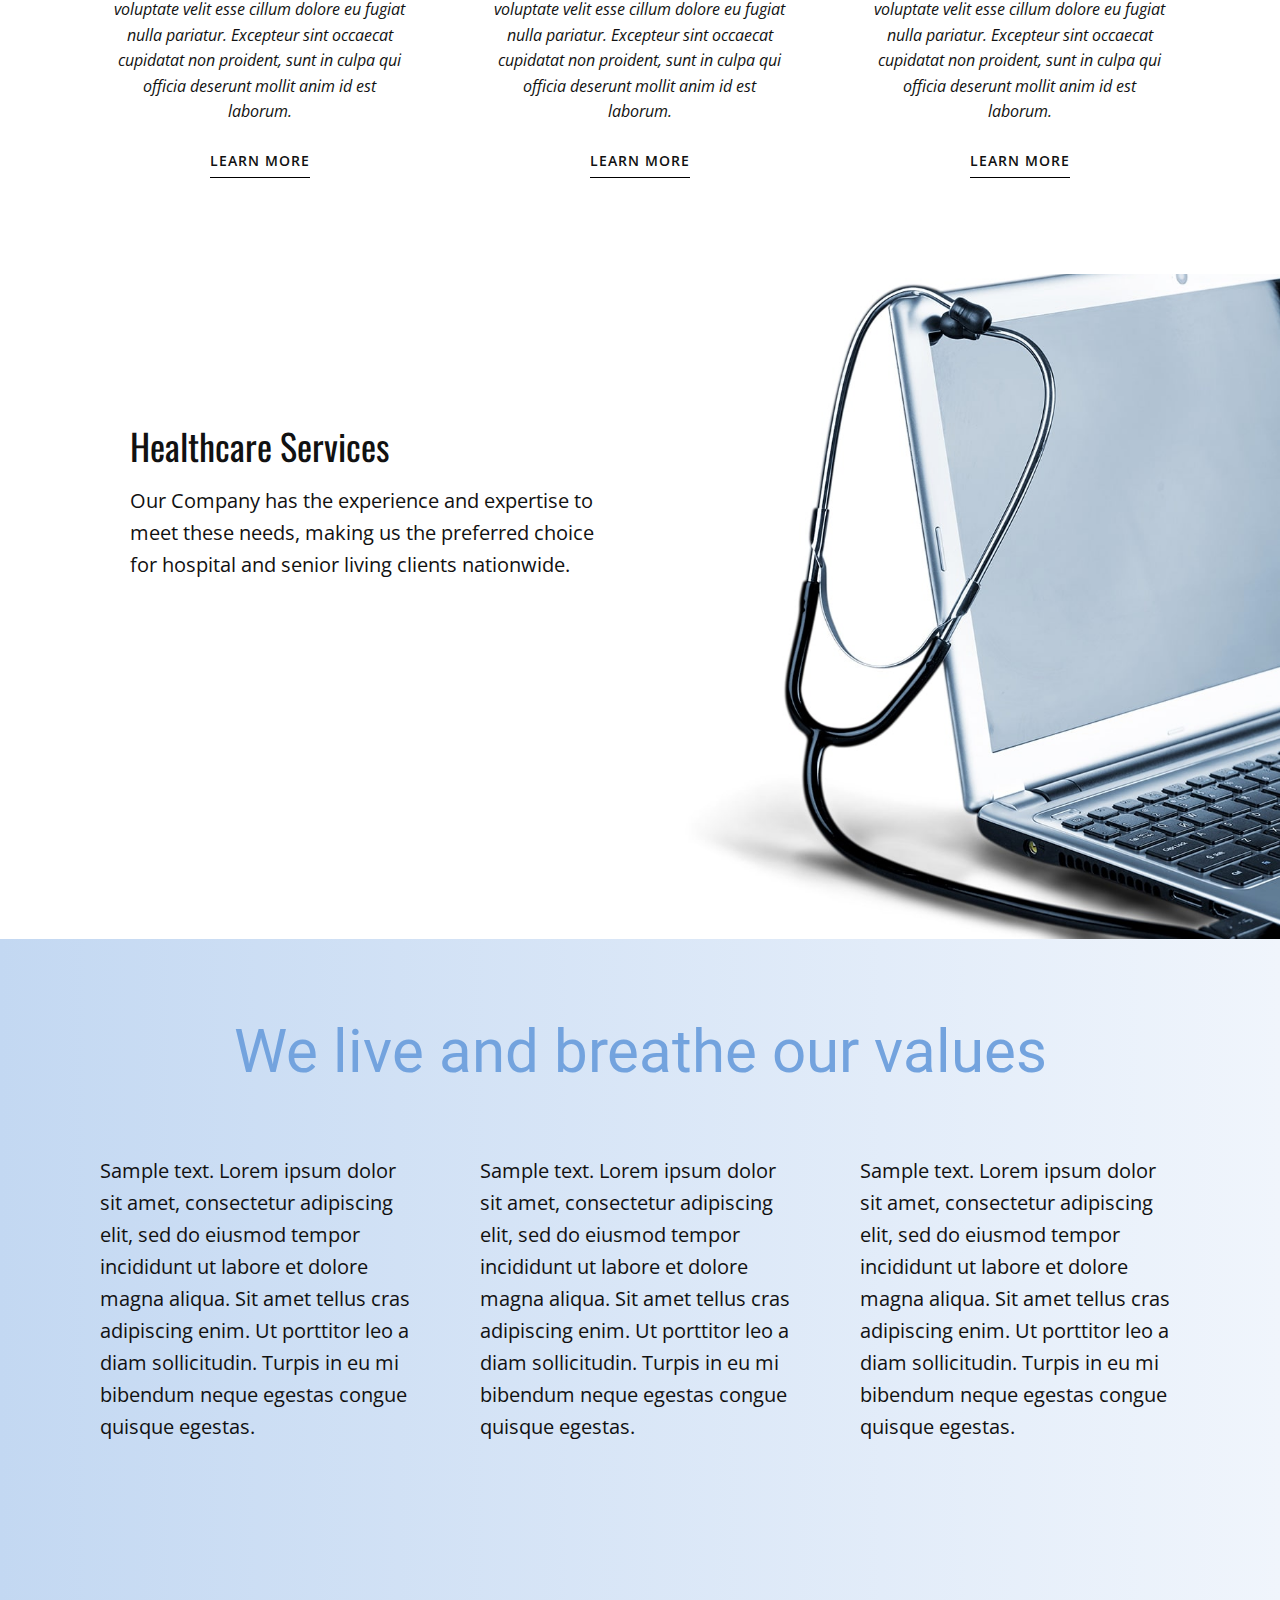
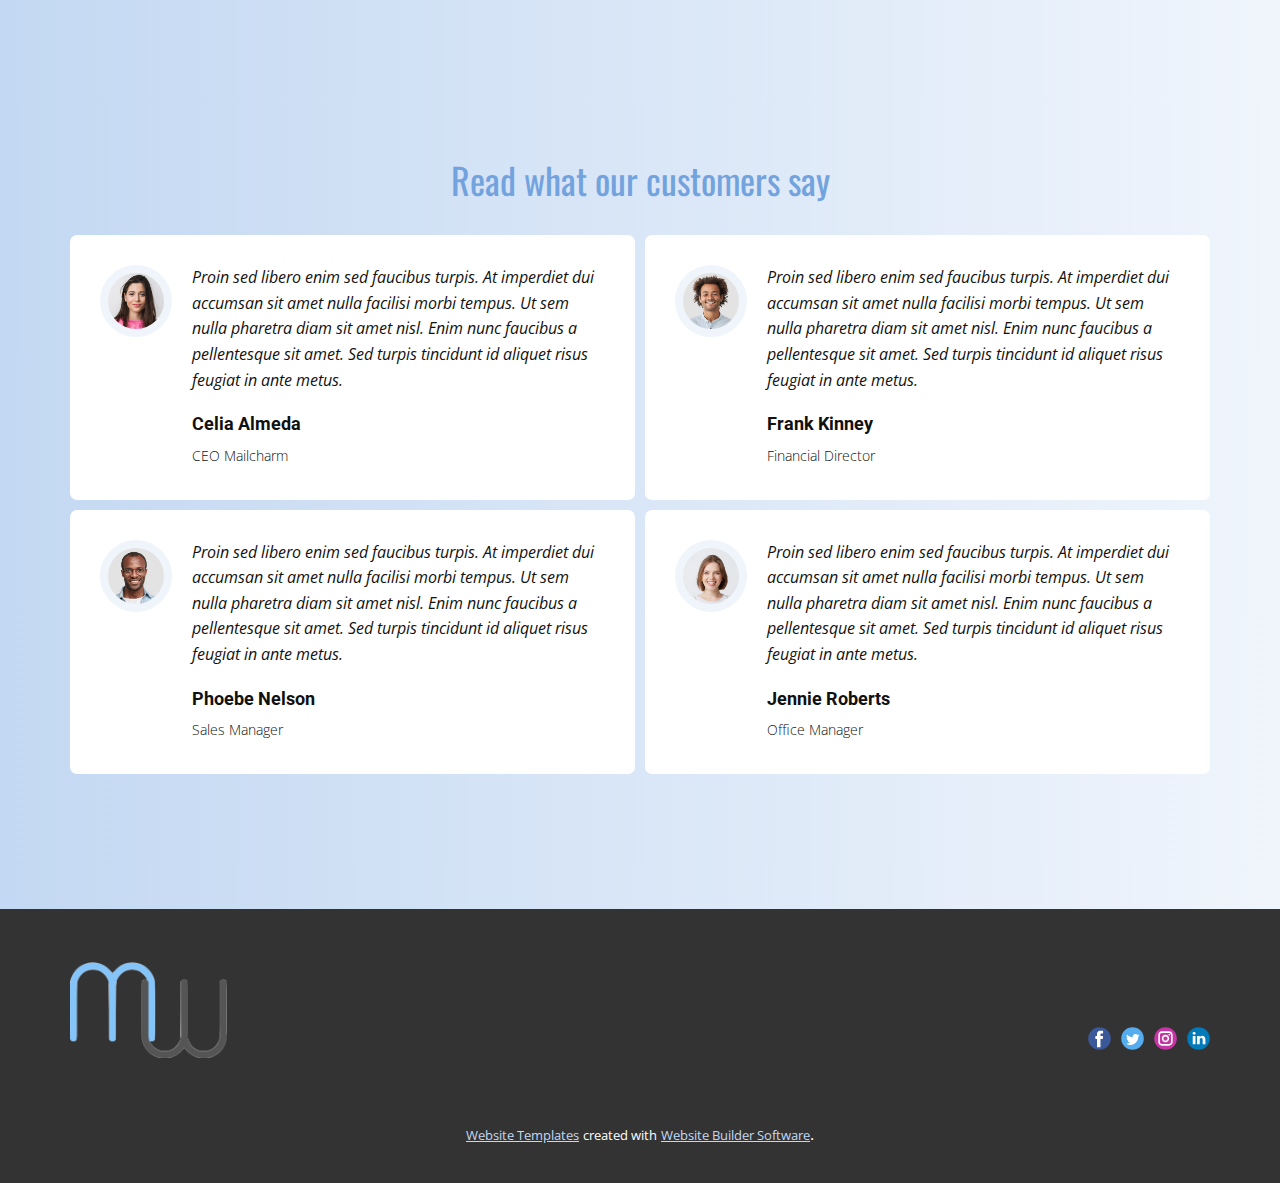
<file: About-Us.html>
<!DOCTYPE html>
<html style="font-size: 16px;" lang="en"><head>
    <meta name="viewport" content="width=device-width, initial-scale=1.0">
    <meta charset="utf-8">
    <meta name="keywords" content="Highest Quality, ​Medical Services, How We Work, A, B, C, Healthcare Services, ​We live and breathe our values, Meet The Team, Read what our customers say, Contact Us">
    <meta name="description" content="">
    <title>About Us</title>
    <link rel="stylesheet" href="nicepage.css" media="screen">
<link rel="stylesheet" href="About-Us.css" media="screen">
    <script class="u-script" type="text/javascript" src="jquery.js" defer=""></script>
    <script class="u-script" type="text/javascript" src="nicepage.js" defer=""></script>
    <meta name="generator" content="Nicepage 5.13.1, nicepage.com">
    <link id="u-theme-google-font" rel="stylesheet" href="https://fonts.googleapis.com/css?family=Roboto:100,100i,300,300i,400,400i,500,500i,700,700i,900,900i|Open+Sans:300,300i,400,400i,500,500i,600,600i,700,700i,800,800i">
    <link id="u-page-google-font" rel="stylesheet" href="https://fonts.googleapis.com/css?family=Oswald:200,300,400,500,600,700">
    
    
    
    
    
    
    <script type="application/ld+json">{
		"@context": "http://schema.org",
		"@type": "Organization",
		"name": "",
		"logo": "images/MindwellLogo.001.png",
		"sameAs": []
}</script>
    <meta name="theme-color" content="#73a3de">
    <meta property="og:title" content="About Us">
    <meta property="og:type" content="website">
  <meta data-intl-tel-input-cdn-path="intlTelInput/"></head>
  <body class="u-body u-xl-mode" data-lang="en"><header class="u-clearfix u-header u-header" id="sec-f943"><div class="u-clearfix u-sheet u-sheet-1">
        <a href="https://nicepage.com" class="u-image u-logo u-image-1" data-image-width="669" data-image-height="409">
          <img src="images/MindwellLogo.001.png" class="u-logo-image u-logo-image-1">
        </a>
        <nav class="u-menu u-menu-hamburger u-offcanvas u-menu-1">
          <div class="menu-collapse" style="font-size: 1rem; letter-spacing: 0px;">
            <a class="u-button-style u-custom-left-right-menu-spacing u-custom-padding-bottom u-custom-top-bottom-menu-spacing u-nav-link u-text-active-palette-1-base u-text-hover-palette-2-base" href="#">
              <svg class="u-svg-link" viewBox="0 0 24 24"><use xmlns:xlink="http://www.w3.org/1999/xlink" xlink:href="#menu-hamburger"></use></svg>
              <svg class="u-svg-content" version="1.1" id="menu-hamburger" viewBox="0 0 16 16" x="0px" y="0px" xmlns:xlink="http://www.w3.org/1999/xlink" xmlns="http://www.w3.org/2000/svg"><g><rect y="1" width="16" height="2"></rect><rect y="7" width="16" height="2"></rect><rect y="13" width="16" height="2"></rect>
</g></svg>
            </a>
          </div>
          <div class="u-nav-container">
            <ul class="u-nav u-unstyled u-nav-1"><li class="u-nav-item"><a class="u-button-style u-nav-link u-text-active-palette-1-base u-text-hover-palette-2-base" href="Home.html" style="padding: 10px 20px;">Home</a>
</li><li class="u-nav-item"><a class="u-button-style u-nav-link u-text-active-palette-1-base u-text-hover-palette-2-base" href="About-Us.html" style="padding: 10px 20px;">About Us</a>
</li><li class="u-nav-item"><a class="u-button-style u-nav-link u-text-active-palette-1-base u-text-hover-palette-2-base" href="Our-Services.html" style="padding: 10px 20px;">Our Services</a>
</li><li class="u-nav-item"><a class="u-button-style u-nav-link u-text-active-palette-1-base u-text-hover-palette-2-base" href="The-Team.html" style="padding: 10px 20px;">The Team</a>
</li><li class="u-nav-item"><a class="u-button-style u-nav-link u-text-active-palette-1-base u-text-hover-palette-2-base" href="Contact.html" style="padding: 10px 20px;">Contact</a>
</li><li class="u-nav-item"><a class="u-button-style u-nav-link u-text-active-palette-1-base u-text-hover-palette-2-base" href="Explore.html" style="padding: 10px 20px;">Explore</a>
</li></ul>
          </div>
          <div class="u-nav-container-collapse">
            <div class="u-black u-container-style u-inner-container-layout u-opacity u-opacity-95 u-sidenav">
              <div class="u-inner-container-layout u-sidenav-overflow">
                <div class="u-menu-close"></div>
                <ul class="u-align-center u-nav u-popupmenu-items u-unstyled u-nav-2"><li class="u-nav-item"><a class="u-button-style u-nav-link" href="Home.html">Home</a>
</li><li class="u-nav-item"><a class="u-button-style u-nav-link" href="About-Us.html">About Us</a>
</li><li class="u-nav-item"><a class="u-button-style u-nav-link" href="Our-Services.html">Our Services</a>
</li><li class="u-nav-item"><a class="u-button-style u-nav-link" href="The-Team.html">The Team</a>
</li><li class="u-nav-item"><a class="u-button-style u-nav-link" href="Contact.html">Contact</a>
</li><li class="u-nav-item"><a class="u-button-style u-nav-link" href="Explore.html">Explore</a>
</li></ul>
              </div>
            </div>
            <div class="u-black u-menu-overlay u-opacity u-opacity-70"></div>
          </div>
        </nav>
      </div></header> 
    <section class="u-clearfix u-palette-1-base u-section-1" id="carousel_361c">
      <div class="u-expanded-width u-grey-5 u-shape u-shape-rectangle u-shape-1"></div>
      <div class="u-clearfix u-layout-wrap u-layout-wrap-1">
        <div class="u-gutter-0 u-layout">
          <div class="u-layout-col">
            <div class="u-container-style u-image u-layout-cell u-size-30 u-image-1" data-image-width="1100" data-image-height="733">
              <div class="u-container-layout u-container-layout-1"></div>
            </div>
            <div class="u-align-center u-container-style u-layout-cell u-size-30 u-layout-cell-2">
              <div class="u-container-layout u-valign-middle u-container-layout-2">
                <h2 class="u-text u-text-default u-text-1">How We Work</h2>
              </div>
            </div>
          </div>
        </div>
      </div>
      <div class="u-clearfix u-layout-wrap u-layout-wrap-2">
        <div class="u-gutter-0 u-layout">
          <div class="u-layout-row">
            <div class="u-container-style u-layout-cell u-size-26 u-layout-cell-3">
              <div class="u-container-layout u-valign-top u-container-layout-3">
                <p class="u-text u-text-2"> Its departments are equipped with state-of-the-art diagnostic and therapeutic equipment and operated by top-category physicians, Ph.D. and Doctors of Medicine, associate professors and professors knowledgeable of the best available practices of European schools. Partnerships with specialized clinics and research centers in Russia and Europe make possible consultations by doctors of unique specialties.<br>
                </p>
              </div>
            </div>
            <div class="u-container-style u-layout-cell u-size-34 u-layout-cell-4">
              <div class="u-container-layout u-container-layout-4">
                <p class="u-text u-text-3">Duis aute irure dolor in reprehenderit in voluptate velit esse cillum dolore eu fugiat nulla pariatur. Excepteur sint occaecat cupidatat non proident, sunt in culpa qui officia deserunt mollit anim id est laborum.</p>
                <p class="u-align-left u-text u-text-default u-text-4">Image from <a href="https://www.freepik.com/photos/people" class="u-active-none u-border-1 u-border-no-left u-border-no-right u-border-no-top u-border-white u-btn u-button-link u-button-style u-hover-none u-none u-text-body-alt-color u-btn-1">Freepik</a>
                </p>
                <a href="https://nicepage.com/k/university-website-templates" class="u-active-white u-align-center u-border-2 u-border-active-white u-border-hover-white u-border-white u-btn u-btn-round u-button-style u-hover-white u-none u-radius-8 u-btn-2">Contact us</a>
              </div>
            </div>
          </div>
        </div>
      </div>
    </section>
    <section class="u-clearfix u-section-2" id="carousel_8486">
      <div class="u-expanded-width u-palette-1-base u-shape u-shape-rectangle u-shape-1"></div>
      <div class="u-list u-list-1">
        <div class="u-repeater u-repeater-1">
          <div class="u-align-center u-container-style u-list-item u-repeater-item u-white u-list-item-1">
            <div class="u-container-layout u-similar-container u-container-layout-1">
              <h2 class="u-text u-text-default u-text-palette-1-base u-text-1">A</h2>
              <h3 class="u-text u-text-palette-1-base u-text-2">Goals and Mission</h3>
              <p class="u-text u-text-3"> Duis aute irure dolor in reprehenderit in voluptate velit esse cillum dolore eu fugiat nulla pariatur. Excepteur sint occaecat cupidatat non proident, sunt in culpa qui officia deserunt mollit anim id est laborum.</p>
              <a href="https://nicepage.studio" class="u-border-1 u-border-active-palette-1-base u-border-black u-border-hover-palette-1-base u-border-no-left u-border-no-right u-border-no-top u-btn u-btn-rectangle u-button-style u-none u-text-active-palette-1-base u-text-body-color u-text-hover-palette-1-base u-btn-1">learn more</a>
            </div>
          </div>
          <div class="u-align-center u-container-style u-list-item u-repeater-item u-white u-list-item-2">
            <div class="u-container-layout u-similar-container u-container-layout-2">
              <h2 class="u-text u-text-default u-text-palette-1-base u-text-4">B</h2>
              <h3 class="u-text u-text-palette-1-base u-text-5">About Clinic</h3>
              <p class="u-text u-text-6"> Duis aute irure dolor in reprehenderit in voluptate velit esse cillum dolore eu fugiat nulla pariatur. Excepteur sint occaecat cupidatat non proident, sunt in culpa qui officia deserunt mollit anim id est laborum.</p>
              <a href="https://nicepage.com/c/gallery-html-templates" class="u-border-1 u-border-active-palette-1-base u-border-black u-border-hover-palette-1-base u-border-no-left u-border-no-right u-border-no-top u-btn u-btn-rectangle u-button-style u-none u-text-active-palette-1-base u-text-body-color u-text-hover-palette-1-base u-btn-2">learn more</a>
            </div>
          </div>
          <div class="u-align-center u-container-style u-list-item u-repeater-item u-white u-list-item-3">
            <div class="u-container-layout u-similar-container u-container-layout-3">
              <h2 class="u-text u-text-default u-text-palette-1-base u-text-7">C</h2>
              <h3 class="u-text u-text-palette-1-base u-text-8">Work with Us</h3>
              <p class="u-text u-text-9"> Duis aute irure dolor in reprehenderit in voluptate velit esse cillum dolore eu fugiat nulla pariatur. Excepteur sint occaecat cupidatat non proident, sunt in culpa qui officia deserunt mollit anim id est laborum.</p>
              <a href="https://nicepage.com/html-website-builder" class="u-border-1 u-border-active-palette-1-base u-border-black u-border-hover-palette-1-base u-border-no-left u-border-no-right u-border-no-top u-btn u-btn-rectangle u-button-style u-none u-text-active-palette-1-base u-text-body-color u-text-hover-palette-1-base u-btn-3">learn more</a>
            </div>
          </div>
        </div>
      </div>
    </section>
    <section class="u-clearfix u-valign-middle-lg u-valign-middle-md u-valign-middle-sm u-valign-middle-xl u-white u-section-3" id="carousel_d07f">
      <div class="u-clearfix u-layout-wrap u-layout-wrap-1">
        <div class="u-layout">
          <div class="u-layout-row">
            <div class="u-align-left u-container-style u-layout-cell u-left-cell u-size-29-lg u-size-29-xl u-size-33-md u-size-33-sm u-size-33-xs u-layout-cell-1">
              <div class="u-container-layout u-container-layout-1">
                <h2 class="u-text u-text-1">Healthcare Services</h2>
                <p class="u-text u-text-2">Our Company has the experience and expertise to meet these needs, making us the preferred choice for hospital and senior living clients nationwide.</p>
                <a href="https://nicepage.app" class="u-active-palette-1-base u-align-center u-border-2 u-border-active-palette-1-base u-border-hover-palette-1-base u-border-palette-1-base u-btn u-btn-round u-button-style u-hover-palette-1-base u-none u-radius-8 u-text-active-white u-text-hover-white u-btn-1" data-animation-name="fadeIn" data-animation-duration="1000" data-animation-direction="Up" data-animation-delay="500">Learn more</a>
              </div>
            </div>
            <div class="u-container-style u-image u-layout-cell u-right-cell u-size-27-md u-size-27-sm u-size-27-xs u-size-31-lg u-size-31-xl u-image-1">
              <div class="u-container-layout u-container-layout-2"></div>
            </div>
          </div>
        </div>
      </div>
    </section>
    <section class="u-align-center u-clearfix u-gradient u-section-4" id="sec-94ff">
      <div class="u-clearfix u-sheet u-valign-middle u-sheet-1">
        <h2 class="u-text u-text-default u-text-palette-1-base u-text-1"> We live and breathe our values</h2>
        <div class="u-clearfix u-expanded-width u-layout-wrap u-layout-wrap-1">
          <div class="u-layout">
            <div class="u-layout-row">
              <div class="u-container-style u-layout-cell u-left-cell u-size-20 u-layout-cell-1">
                <div class="u-container-layout u-container-layout-1">
                  <p class="u-text u-text-default u-text-2">Sample text. Lorem ipsum dolor sit amet, consectetur adipiscing elit, sed do eiusmod tempor incididunt ut labore et dolore magna aliqua. Sit amet tellus cras adipiscing enim. Ut porttitor leo a diam sollicitudin. Turpis in eu mi bibendum neque egestas congue quisque egestas.</p>
                </div>
              </div>
              <div class="u-container-style u-layout-cell u-size-20 u-layout-cell-2">
                <div class="u-container-layout u-container-layout-2">
                  <p class="u-text u-text-default u-text-3">Sample text. Lorem ipsum dolor sit amet, consectetur adipiscing elit, sed do eiusmod tempor incididunt ut labore et dolore magna aliqua. Sit amet tellus cras adipiscing enim. Ut porttitor leo a diam sollicitudin. Turpis in eu mi bibendum neque egestas congue quisque egestas.</p>
                </div>
              </div>
              <div class="u-container-style u-layout-cell u-right-cell u-size-20 u-layout-cell-3">
                <div class="u-container-layout u-container-layout-3">
                  <p class="u-text u-text-default u-text-4">Sample text. Lorem ipsum dolor sit amet, consectetur adipiscing elit, sed do eiusmod tempor incididunt ut labore et dolore magna aliqua. Sit amet tellus cras adipiscing enim. Ut porttitor leo a diam sollicitudin. Turpis in eu mi bibendum neque egestas congue quisque egestas.</p>
                </div>
              </div>
            </div>
          </div>
        </div>
        <a href="https://nicepage.online" class="u-active-palette-1-base u-align-center u-border-2 u-border-active-palette-1-base u-border-hover-palette-1-base u-border-palette-1-base u-btn u-btn-round u-button-style u-hover-palette-1-base u-none u-radius-8 u-text-active-white u-text-hover-white u-btn-1" data-animation-name="fadeIn" data-animation-duration="1000" data-animation-direction="Up" data-animation-delay="500">Contact us</a>
      </div>
    </section>
    <section class="u-align-center u-clearfix u-gradient u-section-5" id="carousel_7db6">
      <div class="u-clearfix u-sheet u-sheet-1">
        <h2 class="u-text u-text-default u-text-palette-1-base u-text-1">Read what our customers say</h2>
        <div class="u-expanded-width u-list u-list-1">
          <div class="u-repeater u-repeater-1">
            <div class="u-container-style u-list-item u-radius-7 u-repeater-item u-shape-round u-white u-list-item-1">
              <div class="u-container-layout u-similar-container u-container-layout-1">
                <div alt="" class="u-border-8 u-border-palette-1-light-3 u-image u-image-circle u-image-1" data-image-width="211" data-image-height="211"></div>
                <p class="u-text u-text-2">Proin sed libero enim sed faucibus turpis. At imperdiet dui accumsan sit amet nulla facilisi morbi tempus. Ut sem nulla pharetra diam sit amet nisl. Enim nunc faucibus a pellentesque sit amet. Sed turpis tincidunt id aliquet risus feugiat in ante metus. </p>
                <h5 class="u-text u-text-3">Celia Almeda</h5>
                <h5 class="u-custom-font u-text u-text-font u-text-4">CEO Mailcharm</h5>
              </div>
            </div>
            <div class="u-container-style u-list-item u-radius-7 u-repeater-item u-shape-round u-white u-list-item-2">
              <div class="u-container-layout u-similar-container u-container-layout-2">
                <div alt="" class="u-border-8 u-border-palette-1-light-3 u-image u-image-circle u-image-2" data-image-width="211" data-image-height="211"></div>
                <p class="u-text u-text-5">Proin sed libero enim sed faucibus turpis. At imperdiet dui accumsan sit amet nulla facilisi morbi tempus. Ut sem nulla pharetra diam sit amet nisl. Enim nunc faucibus a pellentesque sit amet. Sed turpis tincidunt id aliquet risus feugiat in ante metus.</p>
                <h5 class="u-text u-text-6">Frank Kinney</h5>
                <h5 class="u-custom-font u-text u-text-font u-text-7">Financial Director</h5>
              </div>
            </div>
            <div class="u-container-style u-list-item u-radius-7 u-repeater-item u-shape-round u-white u-list-item-3">
              <div class="u-container-layout u-similar-container u-container-layout-3">
                <div alt="" class="u-border-8 u-border-palette-1-light-3 u-image u-image-circle u-image-3" data-image-width="211" data-image-height="211"></div>
                <p class="u-text u-text-8">Proin sed libero enim sed faucibus turpis. At imperdiet dui accumsan sit amet nulla facilisi morbi tempus. Ut sem nulla pharetra diam sit amet nisl. Enim nunc faucibus a pellentesque sit amet. Sed turpis tincidunt id aliquet risus feugiat in ante metus.</p>
                <h5 class="u-text u-text-9">Phoebe Nelson</h5>
                <h5 class="u-custom-font u-text u-text-font u-text-10">Sales Manager</h5>
              </div>
            </div>
            <div class="u-container-style u-list-item u-radius-7 u-repeater-item u-shape-round u-white u-list-item-4">
              <div class="u-container-layout u-similar-container u-container-layout-4">
                <div alt="" class="u-border-8 u-border-palette-1-light-3 u-image u-image-circle u-image-4" data-image-width="211" data-image-height="211"></div>
                <p class="u-text u-text-11">Proin sed libero enim sed faucibus turpis. At imperdiet dui accumsan sit amet nulla facilisi morbi tempus. Ut sem nulla pharetra diam sit amet nisl. Enim nunc faucibus a pellentesque sit amet. Sed turpis tincidunt id aliquet risus feugiat in ante metus.</p>
                <h5 class="u-text u-text-12">Jennie Roberts</h5>
                <h5 class="u-custom-font u-text u-text-font u-text-13">Office Manager</h5>
              </div>
            </div>
          </div>
        </div>
      </div>
    </section>
    
    
    <footer class="u-align-center-md u-align-center-sm u-align-center-xs u-clearfix u-footer u-grey-80" id="sec-530e"><div class="u-clearfix u-sheet u-sheet-1">
        <a href="https://nicepage.com" class="u-image u-logo u-image-1" data-image-width="669" data-image-height="409">
          <img src="images/MindwellLogo.001.png" class="u-logo-image u-logo-image-1">
        </a>
        <div class="u-align-left u-social-icons u-spacing-10 u-social-icons-1">
          <a class="u-social-url" title="facebook" target="_blank" href=""><span class="u-icon u-social-facebook u-social-icon u-icon-1"><svg class="u-svg-link" preserveAspectRatio="xMidYMin slice" viewBox="0 0 112 112" style=""><use xmlns:xlink="http://www.w3.org/1999/xlink" xlink:href="#svg-e953"></use></svg><svg class="u-svg-content" viewBox="0 0 112 112" x="0" y="0" id="svg-e953"><circle fill="currentColor" cx="56.1" cy="56.1" r="55"></circle><path fill="#FFFFFF" d="M73.5,31.6h-9.1c-1.4,0-3.6,0.8-3.6,3.9v8.5h12.6L72,58.3H60.8v40.8H43.9V58.3h-8V43.9h8v-9.2
      c0-6.7,3.1-17,17-17h12.5v13.9H73.5z"></path></svg></span>
          </a>
          <a class="u-social-url" title="twitter" target="_blank" href=""><span class="u-icon u-social-icon u-social-twitter u-icon-2"><svg class="u-svg-link" preserveAspectRatio="xMidYMin slice" viewBox="0 0 112 112" style=""><use xmlns:xlink="http://www.w3.org/1999/xlink" xlink:href="#svg-9853"></use></svg><svg class="u-svg-content" viewBox="0 0 112 112" x="0" y="0" id="svg-9853"><circle fill="currentColor" class="st0" cx="56.1" cy="56.1" r="55"></circle><path fill="#FFFFFF" d="M83.8,47.3c0,0.6,0,1.2,0,1.7c0,17.7-13.5,38.2-38.2,38.2C38,87.2,31,85,25,81.2c1,0.1,2.1,0.2,3.2,0.2
      c6.3,0,12.1-2.1,16.7-5.7c-5.9-0.1-10.8-4-12.5-9.3c0.8,0.2,1.7,0.2,2.5,0.2c1.2,0,2.4-0.2,3.5-0.5c-6.1-1.2-10.8-6.7-10.8-13.1
      c0-0.1,0-0.1,0-0.2c1.8,1,3.9,1.6,6.1,1.7c-3.6-2.4-6-6.5-6-11.2c0-2.5,0.7-4.8,1.8-6.7c6.6,8.1,16.5,13.5,27.6,14
      c-0.2-1-0.3-2-0.3-3.1c0-7.4,6-13.4,13.4-13.4c3.9,0,7.3,1.6,9.8,4.2c3.1-0.6,5.9-1.7,8.5-3.3c-1,3.1-3.1,5.8-5.9,7.4
      c2.7-0.3,5.3-1,7.7-2.1C88.7,43,86.4,45.4,83.8,47.3z"></path></svg></span>
          </a>
          <a class="u-social-url" title="instagram" target="_blank" href=""><span class="u-icon u-social-icon u-social-instagram u-icon-3"><svg class="u-svg-link" preserveAspectRatio="xMidYMin slice" viewBox="0 0 112 112" style=""><use xmlns:xlink="http://www.w3.org/1999/xlink" xlink:href="#svg-4364"></use></svg><svg class="u-svg-content" viewBox="0 0 112 112" x="0" y="0" id="svg-4364"><circle fill="currentColor" cx="56.1" cy="56.1" r="55"></circle><path fill="#FFFFFF" d="M55.9,38.2c-9.9,0-17.9,8-17.9,17.9C38,66,46,74,55.9,74c9.9,0,17.9-8,17.9-17.9C73.8,46.2,65.8,38.2,55.9,38.2
      z M55.9,66.4c-5.7,0-10.3-4.6-10.3-10.3c-0.1-5.7,4.6-10.3,10.3-10.3c5.7,0,10.3,4.6,10.3,10.3C66.2,61.8,61.6,66.4,55.9,66.4z"></path><path fill="#FFFFFF" d="M74.3,33.5c-2.3,0-4.2,1.9-4.2,4.2s1.9,4.2,4.2,4.2s4.2-1.9,4.2-4.2S76.6,33.5,74.3,33.5z"></path><path fill="#FFFFFF" d="M73.1,21.3H38.6c-9.7,0-17.5,7.9-17.5,17.5v34.5c0,9.7,7.9,17.6,17.5,17.6h34.5c9.7,0,17.5-7.9,17.5-17.5V38.8
      C90.6,29.1,82.7,21.3,73.1,21.3z M83,73.3c0,5.5-4.5,9.9-9.9,9.9H38.6c-5.5,0-9.9-4.5-9.9-9.9V38.8c0-5.5,4.5-9.9,9.9-9.9h34.5
      c5.5,0,9.9,4.5,9.9,9.9V73.3z"></path></svg></span>
          </a>
          <a class="u-social-url" title="linkedin" target="_blank" href=""><span class="u-icon u-social-icon u-social-linkedin u-icon-4"><svg class="u-svg-link" preserveAspectRatio="xMidYMin slice" viewBox="0 0 112 112" style=""><use xmlns:xlink="http://www.w3.org/1999/xlink" xlink:href="#svg-7193"></use></svg><svg class="u-svg-content" viewBox="0 0 112 112" x="0" y="0" id="svg-7193"><circle fill="currentColor" cx="56.1" cy="56.1" r="55"></circle><path fill="#FFFFFF" d="M41.3,83.7H27.9V43.4h13.4V83.7z M34.6,37.9L34.6,37.9c-4.6,0-7.5-3.1-7.5-7c0-4,3-7,7.6-7s7.4,3,7.5,7
      C42.2,34.8,39.2,37.9,34.6,37.9z M89.6,83.7H76.2V62.2c0-5.4-1.9-9.1-6.8-9.1c-3.7,0-5.9,2.5-6.9,4.9c-0.4,0.9-0.4,2.1-0.4,3.3v22.5
      H48.7c0,0,0.2-36.5,0-40.3h13.4v5.7c1.8-2.7,5-6.7,12.1-6.7c8.8,0,15.4,5.8,15.4,18.1V83.7z"></path></svg></span>
          </a>
        </div>
      </div></footer>
    <section class="u-backlink u-clearfix u-grey-80">
      <a class="u-link" href="https://nicepage.com/website-templates" target="_blank">
        <span>Website Templates</span>
      </a>
      <p class="u-text">
        <span>created with</span>
      </p>
      <a class="u-link" href="" target="_blank">
        <span>Website Builder Software</span>
      </a>. 
    </section>
  
</body></html>
</file>
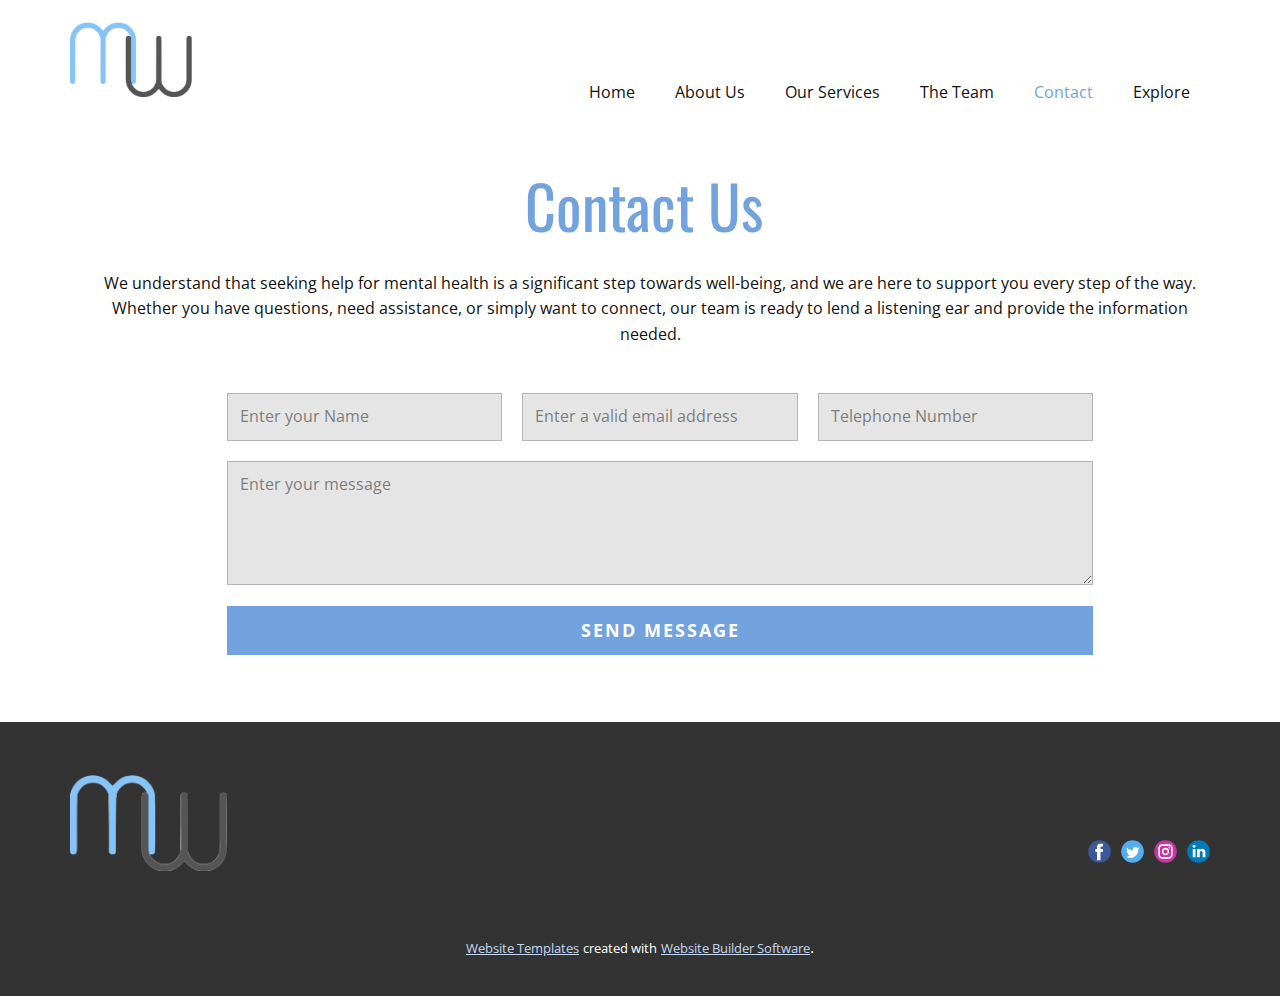
<file: Contact.html>
<!DOCTYPE html>
<html style="font-size: 16px;" lang="en"><head>
    <meta name="viewport" content="width=device-width, initial-scale=1.0">
    <meta charset="utf-8">
    <meta name="keywords" content="Contact Us">
    <meta name="description" content="">
    <title>Contact</title>
    <link rel="stylesheet" href="nicepage.css" media="screen">
<link rel="stylesheet" href="Contact.css" media="screen">
    <script class="u-script" type="text/javascript" src="jquery.js" defer=""></script>
    <script class="u-script" type="text/javascript" src="nicepage.js" defer=""></script>
    <meta name="generator" content="Nicepage 5.13.1, nicepage.com">
    <meta name="referrer" content="origin">
    <link id="u-theme-google-font" rel="stylesheet" href="https://fonts.googleapis.com/css?family=Roboto:100,100i,300,300i,400,400i,500,500i,700,700i,900,900i|Open+Sans:300,300i,400,400i,500,500i,600,600i,700,700i,800,800i">
    <link id="u-page-google-font" rel="stylesheet" href="https://fonts.googleapis.com/css?family=Oswald:200,300,400,500,600,700">
    
    
    <script type="application/ld+json">{
		"@context": "http://schema.org",
		"@type": "Organization",
		"name": "",
		"logo": "images/MindwellLogo.001.png",
		"sameAs": []
}</script>
    <meta name="theme-color" content="#73a3de">
    <meta property="og:title" content="Contact">
    <meta property="og:type" content="website">
  <meta data-intl-tel-input-cdn-path="intlTelInput/"></head>
  <body class="u-body u-xl-mode" data-lang="en"><header class="u-clearfix u-header u-header" id="sec-f943"><div class="u-clearfix u-sheet u-sheet-1">
        <a href="https://nicepage.com" class="u-image u-logo u-image-1" data-image-width="669" data-image-height="409">
          <img src="images/MindwellLogo.001.png" class="u-logo-image u-logo-image-1">
        </a>
        <nav class="u-menu u-menu-hamburger u-offcanvas u-menu-1">
          <div class="menu-collapse" style="font-size: 1rem; letter-spacing: 0px;">
            <a class="u-button-style u-custom-left-right-menu-spacing u-custom-padding-bottom u-custom-top-bottom-menu-spacing u-nav-link u-text-active-palette-1-base u-text-hover-palette-2-base" href="#">
              <svg class="u-svg-link" viewBox="0 0 24 24"><use xmlns:xlink="http://www.w3.org/1999/xlink" xlink:href="#menu-hamburger"></use></svg>
              <svg class="u-svg-content" version="1.1" id="menu-hamburger" viewBox="0 0 16 16" x="0px" y="0px" xmlns:xlink="http://www.w3.org/1999/xlink" xmlns="http://www.w3.org/2000/svg"><g><rect y="1" width="16" height="2"></rect><rect y="7" width="16" height="2"></rect><rect y="13" width="16" height="2"></rect>
</g></svg>
            </a>
          </div>
          <div class="u-nav-container">
            <ul class="u-nav u-unstyled u-nav-1"><li class="u-nav-item"><a class="u-button-style u-nav-link u-text-active-palette-1-base u-text-hover-palette-2-base" href="Home.html" style="padding: 10px 20px;">Home</a>
</li><li class="u-nav-item"><a class="u-button-style u-nav-link u-text-active-palette-1-base u-text-hover-palette-2-base" href="About-Us.html" style="padding: 10px 20px;">About Us</a>
</li><li class="u-nav-item"><a class="u-button-style u-nav-link u-text-active-palette-1-base u-text-hover-palette-2-base" href="Our-Services.html" style="padding: 10px 20px;">Our Services</a>
</li><li class="u-nav-item"><a class="u-button-style u-nav-link u-text-active-palette-1-base u-text-hover-palette-2-base" href="The-Team.html" style="padding: 10px 20px;">The Team</a>
</li><li class="u-nav-item"><a class="u-button-style u-nav-link u-text-active-palette-1-base u-text-hover-palette-2-base" href="Contact.html" style="padding: 10px 20px;">Contact</a>
</li><li class="u-nav-item"><a class="u-button-style u-nav-link u-text-active-palette-1-base u-text-hover-palette-2-base" href="Explore.html" style="padding: 10px 20px;">Explore</a>
</li></ul>
          </div>
          <div class="u-nav-container-collapse">
            <div class="u-black u-container-style u-inner-container-layout u-opacity u-opacity-95 u-sidenav">
              <div class="u-inner-container-layout u-sidenav-overflow">
                <div class="u-menu-close"></div>
                <ul class="u-align-center u-nav u-popupmenu-items u-unstyled u-nav-2"><li class="u-nav-item"><a class="u-button-style u-nav-link" href="Home.html">Home</a>
</li><li class="u-nav-item"><a class="u-button-style u-nav-link" href="About-Us.html">About Us</a>
</li><li class="u-nav-item"><a class="u-button-style u-nav-link" href="Our-Services.html">Our Services</a>
</li><li class="u-nav-item"><a class="u-button-style u-nav-link" href="The-Team.html">The Team</a>
</li><li class="u-nav-item"><a class="u-button-style u-nav-link" href="Contact.html">Contact</a>
</li><li class="u-nav-item"><a class="u-button-style u-nav-link" href="Explore.html">Explore</a>
</li></ul>
              </div>
            </div>
            <div class="u-black u-menu-overlay u-opacity u-opacity-70"></div>
          </div>
        </nav>
      </div></header>
    <section class="u-clearfix u-section-1" id="sec-6a36">
      <div class="u-clearfix u-sheet u-sheet-1">
        <div class="u-align-center u-container-style u-group u-shape-rectangle u-white u-group-1">
          <div class="u-container-layout u-container-layout-1">
            <h2 class="u-custom-font u-font-oswald u-text u-text-default u-text-palette-1-base u-text-1">Contact Us</h2>
            <p class="u-text u-text-2">We understand that seeking help for mental health is a significant step towards well-being, and we are here to support you every step of the way. Whether you have questions, need assistance, or simply want to connect, our team is ready to lend a listening ear and provide the information needed.</p>
            <div class="u-form u-form-1">
              <form action="https://forms.nicepagesrv.com/v2/form/process" class="u-clearfix u-form-spacing-20 u-form-vertical u-inner-form" style="padding: 0;" source="email" name="form">
                <div class="u-form-group u-form-name u-form-partition-factor-3 u-form-group-1">
                  <label for="name-d70e" class="u-form-control-hidden u-label">Name</label>
                  <input type="text" placeholder="Enter your Name" id="name-d70e" name="name" class="u-grey-10 u-input u-input-rectangle" required="">
                </div>
                <div class="u-form-email u-form-group u-form-partition-factor-3 u-form-group-2">
                  <label for="email-d70e" class="u-form-control-hidden u-label">Email</label>
                  <input type="email" placeholder="Enter a valid email address" id="email-d70e" name="email" class="u-grey-10 u-input u-input-rectangle" required="">
                </div>
                <div class="u-form-group u-form-partition-factor-3 u-form-phone u-form-group-3">
                  <label for="phone-d5b3" class="u-form-control-hidden u-label"></label>
                  <input type="tel" pattern="\+?\d{0,3}[\s\(\-]?([0-9]{2,3})[\s\)\-]?([\s\-]?)([0-9]{3})[\s\-]?([0-9]{2})[\s\-]?([0-9]{2})" placeholder="Telephone Number" id="phone-d5b3" name="phone" class="u-grey-10 u-input u-input-rectangle" required="">
                </div>
                <div class="u-form-group u-form-message u-form-group-4">
                  <label for="message-d70e" class="u-form-control-hidden u-label">Message</label>
                  <textarea placeholder="Enter your message" rows="4" cols="50" id="message-d70e" name="message" class="u-grey-10 u-input u-input-rectangle" required=""></textarea>
                </div>
                <div class="u-align-center u-form-group u-form-submit u-form-group-5">
                  <a href="#" class="u-active-grey-90 u-border-none u-btn u-btn-submit u-button-style u-hover-grey-90 u-palette-1-base u-btn-1">send message</a>
                  <input type="submit" value="submit" class="u-form-control-hidden">
                </div>
                <div class="u-form-send-message u-form-send-success"> Thank you! Your message has been sent. </div>
                <div class="u-form-send-error u-form-send-message"> Unable to send your message. Please fix errors then try again. </div>
                <input type="hidden" value="" name="recaptchaResponse">
                <input type="hidden" name="formServices" value="b2e33a3a19e5be01804f6972f284c34a">
              </form>
            </div>
          </div>
        </div>
      </div>
    </section>
    
    
    <footer class="u-align-center-md u-align-center-sm u-align-center-xs u-clearfix u-footer u-grey-80" id="sec-530e"><div class="u-clearfix u-sheet u-sheet-1">
        <a href="https://nicepage.com" class="u-image u-logo u-image-1" data-image-width="669" data-image-height="409">
          <img src="images/MindwellLogo.001.png" class="u-logo-image u-logo-image-1">
        </a>
        <div class="u-align-left u-social-icons u-spacing-10 u-social-icons-1">
          <a class="u-social-url" title="facebook" target="_blank" href=""><span class="u-icon u-social-facebook u-social-icon u-icon-1"><svg class="u-svg-link" preserveAspectRatio="xMidYMin slice" viewBox="0 0 112 112" style=""><use xmlns:xlink="http://www.w3.org/1999/xlink" xlink:href="#svg-e953"></use></svg><svg class="u-svg-content" viewBox="0 0 112 112" x="0" y="0" id="svg-e953"><circle fill="currentColor" cx="56.1" cy="56.1" r="55"></circle><path fill="#FFFFFF" d="M73.5,31.6h-9.1c-1.4,0-3.6,0.8-3.6,3.9v8.5h12.6L72,58.3H60.8v40.8H43.9V58.3h-8V43.9h8v-9.2
      c0-6.7,3.1-17,17-17h12.5v13.9H73.5z"></path></svg></span>
          </a>
          <a class="u-social-url" title="twitter" target="_blank" href=""><span class="u-icon u-social-icon u-social-twitter u-icon-2"><svg class="u-svg-link" preserveAspectRatio="xMidYMin slice" viewBox="0 0 112 112" style=""><use xmlns:xlink="http://www.w3.org/1999/xlink" xlink:href="#svg-9853"></use></svg><svg class="u-svg-content" viewBox="0 0 112 112" x="0" y="0" id="svg-9853"><circle fill="currentColor" class="st0" cx="56.1" cy="56.1" r="55"></circle><path fill="#FFFFFF" d="M83.8,47.3c0,0.6,0,1.2,0,1.7c0,17.7-13.5,38.2-38.2,38.2C38,87.2,31,85,25,81.2c1,0.1,2.1,0.2,3.2,0.2
      c6.3,0,12.1-2.1,16.7-5.7c-5.9-0.1-10.8-4-12.5-9.3c0.8,0.2,1.7,0.2,2.5,0.2c1.2,0,2.4-0.2,3.5-0.5c-6.1-1.2-10.8-6.7-10.8-13.1
      c0-0.1,0-0.1,0-0.2c1.8,1,3.9,1.6,6.1,1.7c-3.6-2.4-6-6.5-6-11.2c0-2.5,0.7-4.8,1.8-6.7c6.6,8.1,16.5,13.5,27.6,14
      c-0.2-1-0.3-2-0.3-3.1c0-7.4,6-13.4,13.4-13.4c3.9,0,7.3,1.6,9.8,4.2c3.1-0.6,5.9-1.7,8.5-3.3c-1,3.1-3.1,5.8-5.9,7.4
      c2.7-0.3,5.3-1,7.7-2.1C88.7,43,86.4,45.4,83.8,47.3z"></path></svg></span>
          </a>
          <a class="u-social-url" title="instagram" target="_blank" href=""><span class="u-icon u-social-icon u-social-instagram u-icon-3"><svg class="u-svg-link" preserveAspectRatio="xMidYMin slice" viewBox="0 0 112 112" style=""><use xmlns:xlink="http://www.w3.org/1999/xlink" xlink:href="#svg-4364"></use></svg><svg class="u-svg-content" viewBox="0 0 112 112" x="0" y="0" id="svg-4364"><circle fill="currentColor" cx="56.1" cy="56.1" r="55"></circle><path fill="#FFFFFF" d="M55.9,38.2c-9.9,0-17.9,8-17.9,17.9C38,66,46,74,55.9,74c9.9,0,17.9-8,17.9-17.9C73.8,46.2,65.8,38.2,55.9,38.2
      z M55.9,66.4c-5.7,0-10.3-4.6-10.3-10.3c-0.1-5.7,4.6-10.3,10.3-10.3c5.7,0,10.3,4.6,10.3,10.3C66.2,61.8,61.6,66.4,55.9,66.4z"></path><path fill="#FFFFFF" d="M74.3,33.5c-2.3,0-4.2,1.9-4.2,4.2s1.9,4.2,4.2,4.2s4.2-1.9,4.2-4.2S76.6,33.5,74.3,33.5z"></path><path fill="#FFFFFF" d="M73.1,21.3H38.6c-9.7,0-17.5,7.9-17.5,17.5v34.5c0,9.7,7.9,17.6,17.5,17.6h34.5c9.7,0,17.5-7.9,17.5-17.5V38.8
      C90.6,29.1,82.7,21.3,73.1,21.3z M83,73.3c0,5.5-4.5,9.9-9.9,9.9H38.6c-5.5,0-9.9-4.5-9.9-9.9V38.8c0-5.5,4.5-9.9,9.9-9.9h34.5
      c5.5,0,9.9,4.5,9.9,9.9V73.3z"></path></svg></span>
          </a>
          <a class="u-social-url" title="linkedin" target="_blank" href=""><span class="u-icon u-social-icon u-social-linkedin u-icon-4"><svg class="u-svg-link" preserveAspectRatio="xMidYMin slice" viewBox="0 0 112 112" style=""><use xmlns:xlink="http://www.w3.org/1999/xlink" xlink:href="#svg-7193"></use></svg><svg class="u-svg-content" viewBox="0 0 112 112" x="0" y="0" id="svg-7193"><circle fill="currentColor" cx="56.1" cy="56.1" r="55"></circle><path fill="#FFFFFF" d="M41.3,83.7H27.9V43.4h13.4V83.7z M34.6,37.9L34.6,37.9c-4.6,0-7.5-3.1-7.5-7c0-4,3-7,7.6-7s7.4,3,7.5,7
      C42.2,34.8,39.2,37.9,34.6,37.9z M89.6,83.7H76.2V62.2c0-5.4-1.9-9.1-6.8-9.1c-3.7,0-5.9,2.5-6.9,4.9c-0.4,0.9-0.4,2.1-0.4,3.3v22.5
      H48.7c0,0,0.2-36.5,0-40.3h13.4v5.7c1.8-2.7,5-6.7,12.1-6.7c8.8,0,15.4,5.8,15.4,18.1V83.7z"></path></svg></span>
          </a>
        </div>
      </div></footer>
    <section class="u-backlink u-clearfix u-grey-80">
      <a class="u-link" href="https://nicepage.com/website-templates" target="_blank">
        <span>Website Templates</span>
      </a>
      <p class="u-text">
        <span>created with</span>
      </p>
      <a class="u-link" href="" target="_blank">
        <span>Website Builder Software</span>
      </a>. 
    </section>
  
</body></html>
</file>
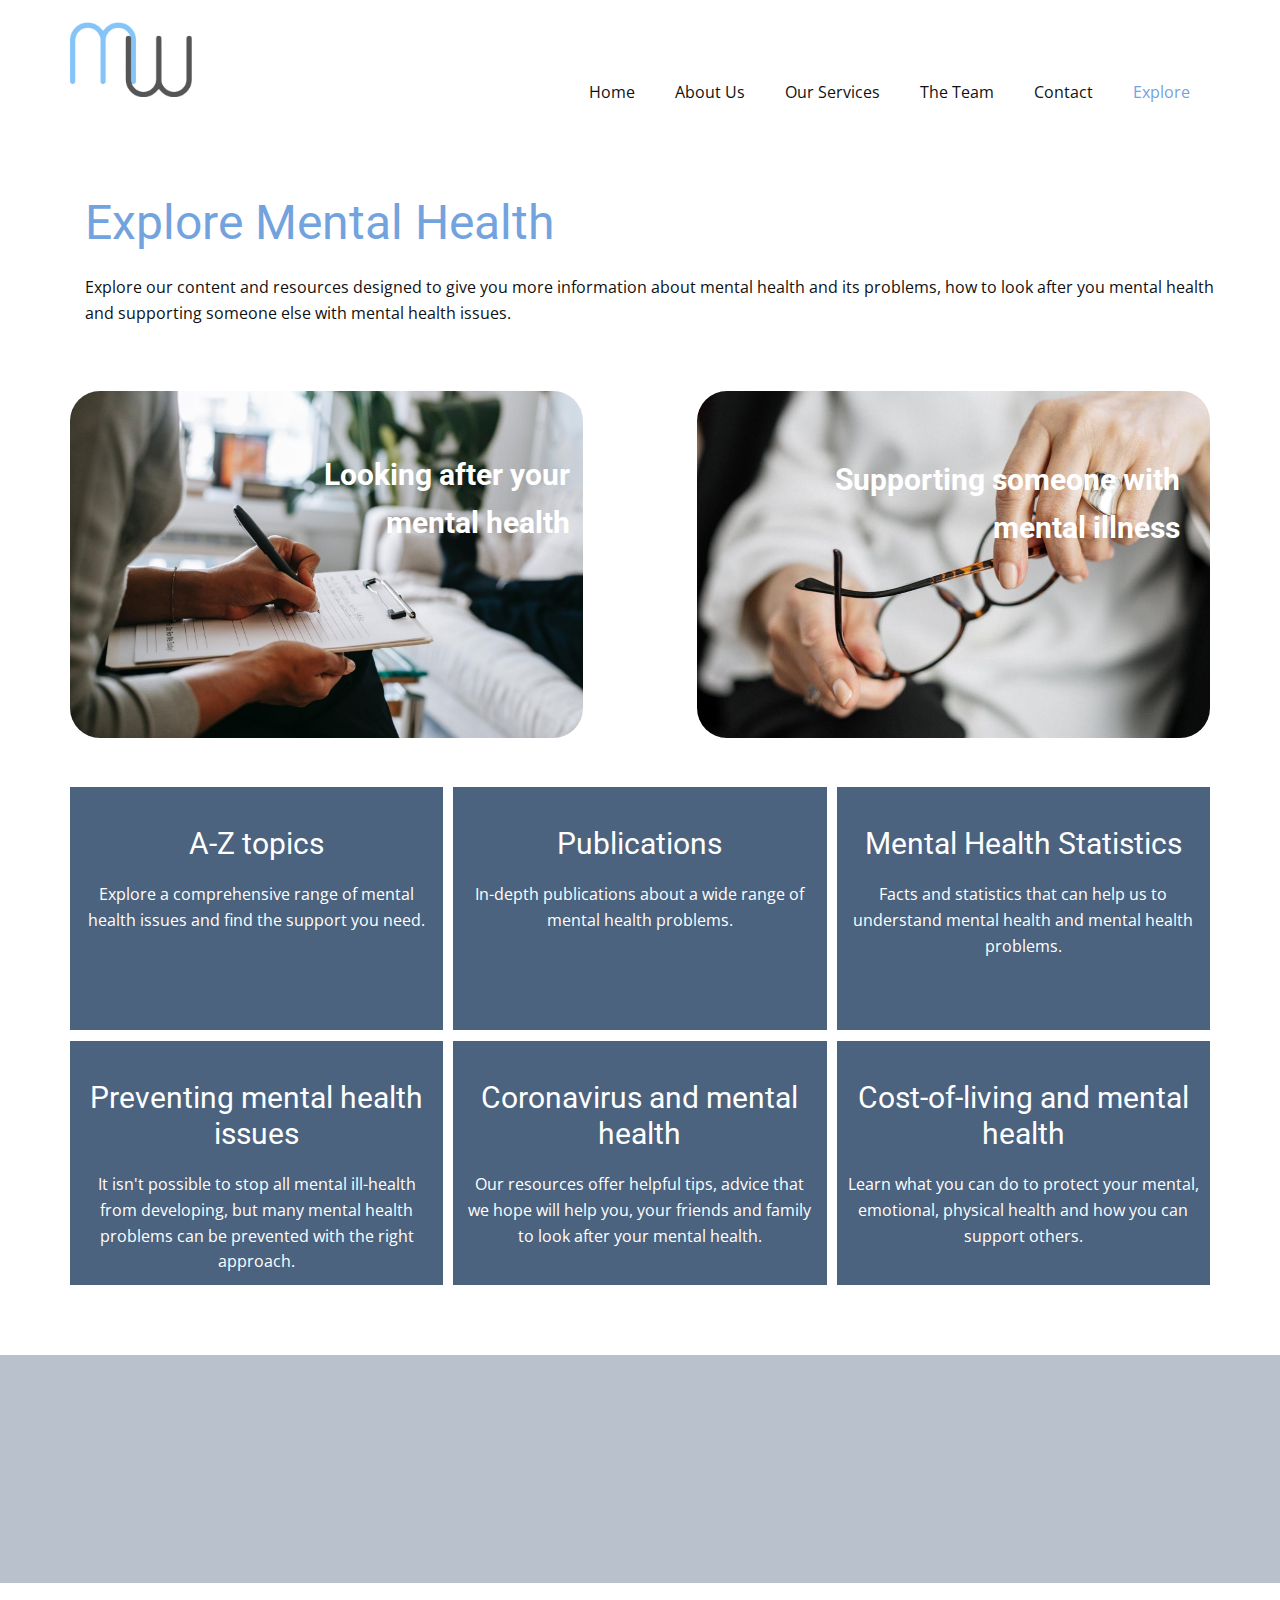
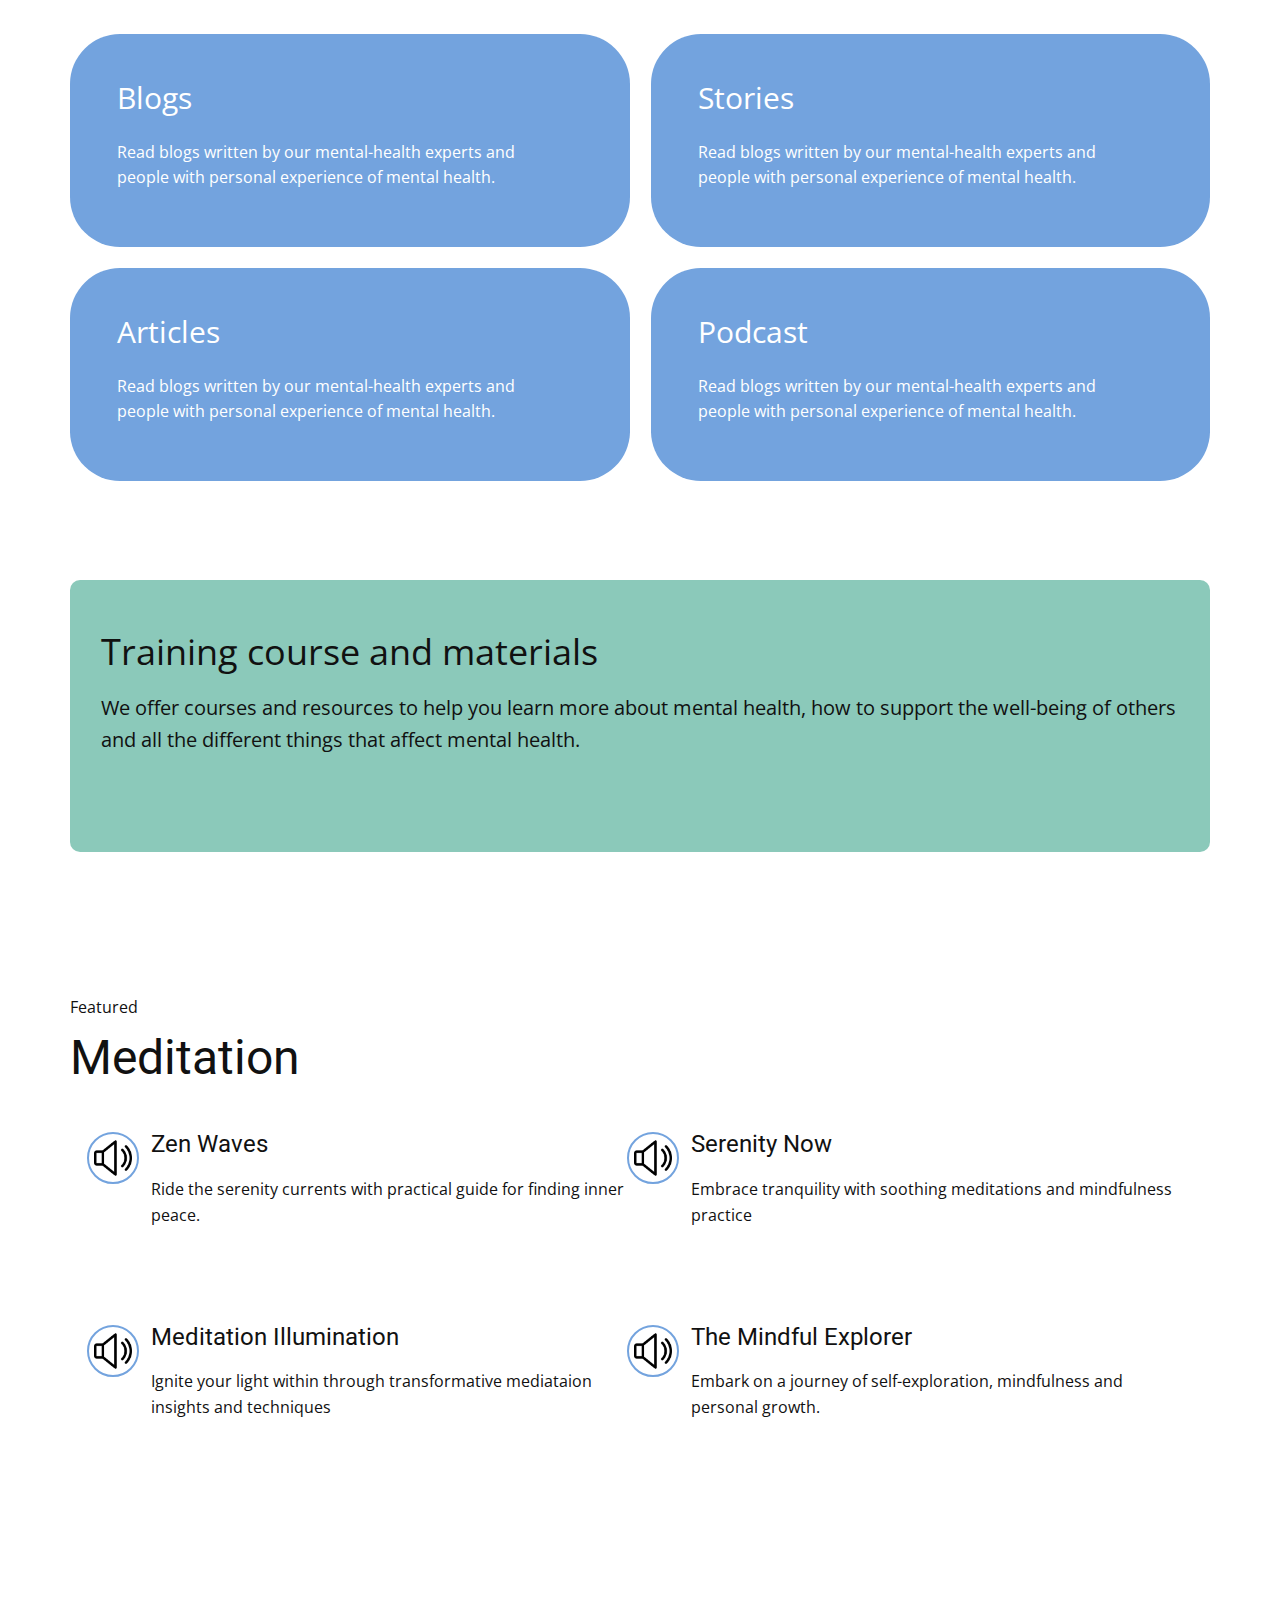
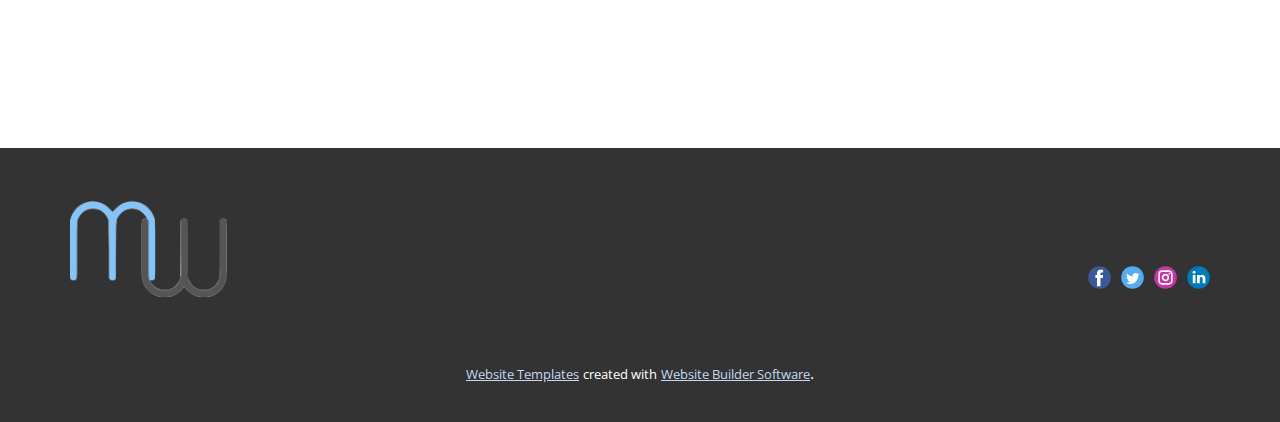
<file: Explore.html>
<!DOCTYPE html>
<html style="font-size: 16px;" lang="en"><head>
    <meta name="viewport" content="width=device-width, initial-scale=1.0">
    <meta charset="utf-8">
    <meta name="keywords" content="Meditation">
    <meta name="description" content="">
    <title>Explore</title>
    <link rel="stylesheet" href="nicepage.css" media="screen">
<link rel="stylesheet" href="Explore.css" media="screen">
    <script class="u-script" type="text/javascript" src="jquery.js" defer=""></script>
    <script class="u-script" type="text/javascript" src="nicepage.js" defer=""></script>
    <meta name="generator" content="Nicepage 5.13.1, nicepage.com">
    <link id="u-theme-google-font" rel="stylesheet" href="https://fonts.googleapis.com/css?family=Roboto:100,100i,300,300i,400,400i,500,500i,700,700i,900,900i|Open+Sans:300,300i,400,400i,500,500i,600,600i,700,700i,800,800i">
    
    
    
    
    <script type="application/ld+json">{
		"@context": "http://schema.org",
		"@type": "Organization",
		"name": "",
		"logo": "images/MindwellLogo.001.png",
		"sameAs": []
}</script>
    <meta name="theme-color" content="#73a3de">
    <meta property="og:title" content="Explore">
    <meta property="og:type" content="website">
  <meta data-intl-tel-input-cdn-path="intlTelInput/"></head>
  <body class="u-body u-xl-mode" data-lang="en"><header class="u-clearfix u-header u-header" id="sec-f943"><div class="u-clearfix u-sheet u-sheet-1">
        <a href="https://nicepage.com" class="u-image u-logo u-image-1" data-image-width="669" data-image-height="409">
          <img src="images/MindwellLogo.001.png" class="u-logo-image u-logo-image-1">
        </a>
        <nav class="u-menu u-menu-hamburger u-offcanvas u-menu-1">
          <div class="menu-collapse" style="font-size: 1rem; letter-spacing: 0px;">
            <a class="u-button-style u-custom-left-right-menu-spacing u-custom-padding-bottom u-custom-top-bottom-menu-spacing u-nav-link u-text-active-palette-1-base u-text-hover-palette-2-base" href="#">
              <svg class="u-svg-link" viewBox="0 0 24 24"><use xmlns:xlink="http://www.w3.org/1999/xlink" xlink:href="#menu-hamburger"></use></svg>
              <svg class="u-svg-content" version="1.1" id="menu-hamburger" viewBox="0 0 16 16" x="0px" y="0px" xmlns:xlink="http://www.w3.org/1999/xlink" xmlns="http://www.w3.org/2000/svg"><g><rect y="1" width="16" height="2"></rect><rect y="7" width="16" height="2"></rect><rect y="13" width="16" height="2"></rect>
</g></svg>
            </a>
          </div>
          <div class="u-nav-container">
            <ul class="u-nav u-unstyled u-nav-1"><li class="u-nav-item"><a class="u-button-style u-nav-link u-text-active-palette-1-base u-text-hover-palette-2-base" href="Home.html" style="padding: 10px 20px;">Home</a>
</li><li class="u-nav-item"><a class="u-button-style u-nav-link u-text-active-palette-1-base u-text-hover-palette-2-base" href="About-Us.html" style="padding: 10px 20px;">About Us</a>
</li><li class="u-nav-item"><a class="u-button-style u-nav-link u-text-active-palette-1-base u-text-hover-palette-2-base" href="Our-Services.html" style="padding: 10px 20px;">Our Services</a>
</li><li class="u-nav-item"><a class="u-button-style u-nav-link u-text-active-palette-1-base u-text-hover-palette-2-base" href="The-Team.html" style="padding: 10px 20px;">The Team</a>
</li><li class="u-nav-item"><a class="u-button-style u-nav-link u-text-active-palette-1-base u-text-hover-palette-2-base" href="Contact.html" style="padding: 10px 20px;">Contact</a>
</li><li class="u-nav-item"><a class="u-button-style u-nav-link u-text-active-palette-1-base u-text-hover-palette-2-base" href="Explore.html" style="padding: 10px 20px;">Explore</a>
</li></ul>
          </div>
          <div class="u-nav-container-collapse">
            <div class="u-black u-container-style u-inner-container-layout u-opacity u-opacity-95 u-sidenav">
              <div class="u-inner-container-layout u-sidenav-overflow">
                <div class="u-menu-close"></div>
                <ul class="u-align-center u-nav u-popupmenu-items u-unstyled u-nav-2"><li class="u-nav-item"><a class="u-button-style u-nav-link" href="Home.html">Home</a>
</li><li class="u-nav-item"><a class="u-button-style u-nav-link" href="About-Us.html">About Us</a>
</li><li class="u-nav-item"><a class="u-button-style u-nav-link" href="Our-Services.html">Our Services</a>
</li><li class="u-nav-item"><a class="u-button-style u-nav-link" href="The-Team.html">The Team</a>
</li><li class="u-nav-item"><a class="u-button-style u-nav-link" href="Contact.html">Contact</a>
</li><li class="u-nav-item"><a class="u-button-style u-nav-link" href="Explore.html">Explore</a>
</li></ul>
              </div>
            </div>
            <div class="u-black u-menu-overlay u-opacity u-opacity-70"></div>
          </div>
        </nav>
      </div></header>
    <section class="u-clearfix u-section-1" id="sec-60d7">
      <div class="u-clearfix u-sheet u-valign-middle u-sheet-1">
        <h3 class="u-text u-text-default u-text-palette-1-base u-text-1">Explore Mental Health</h3>
        <p class="u-text u-text-2">Explore our content and resources designed to give you more information about mental health and its problems, how to look after you mental health and supporting someone else with mental health issues.</p>
        <div class="u-container-style u-group u-image u-radius-30 u-shape-round u-image-1" data-image-width="1000" data-image-height="1500">
          <div class="u-container-layout u-container-layout-1">
            <p class="u-align-right u-custom-font u-heading-font u-text u-text-white u-text-3">Supporting someone with mental illness</p>
          </div>
        </div>
        <div class="u-container-style u-group u-image u-radius-30 u-shape-round u-image-2" data-image-width="1620" data-image-height="1080">
          <div class="u-container-layout u-container-layout-2">
            <p class="u-align-right u-custom-font u-heading-font u-text u-text-white u-text-4">Looking after your mental health</p>
          </div>
        </div>
      </div>
    </section>
    <section class="u-clearfix u-section-2" id="sec-c0a3">
      <div class="u-list u-list-1">
        <div class="u-repeater u-repeater-1">
          <div class="u-container-style u-list-item u-palette-2-base u-repeater-item u-list-item-1">
            <div class="u-container-layout u-similar-container u-container-layout-1">
              <h6 class="u-text u-text-default u-text-1">A-Z topics</h6>
              <p class="u-align-center u-heading-font u-text u-text-default u-text-2">Explore a comprehensive range of mental health issues and find the support you need.</p>
            </div>
          </div>
          <div class="u-container-style u-list-item u-palette-2-base u-repeater-item u-list-item-2">
            <div class="u-container-layout u-similar-container u-container-layout-2">
              <h6 class="u-text u-text-default u-text-3">Publications</h6>
              <p class="u-align-center u-heading-font u-text u-text-default u-text-4">In-depth publications about a wide range of mental health problems.</p>
            </div>
          </div>
          <div class="u-container-style u-list-item u-palette-2-base u-repeater-item u-list-item-3">
            <div class="u-container-layout u-similar-container u-container-layout-3">
              <h6 class="u-text u-text-default u-text-5">Mental Health Statistics</h6>
              <p class="u-align-center u-heading-font u-text u-text-default u-text-6">Facts and statistics that can help us to understand mental health and mental health problems.</p>
            </div>
          </div>
        </div>
      </div>
      <div class="u-list u-list-2">
        <div class="u-repeater u-repeater-2">
          <div class="u-align-center u-container-style u-list-item u-palette-2-base u-repeater-item u-list-item-4">
            <div class="u-container-layout u-similar-container u-container-layout-4">
              <h6 class="u-text u-text-default u-text-7">Preventing mental health issues</h6>
              <p class="u-heading-font u-text u-text-default u-text-8">It isn't possible to stop all mental ill-health from developing, but many mental health problems can be prevented with the right approach.</p>
            </div>
          </div>
          <div class="u-align-center u-container-style u-list-item u-palette-2-base u-repeater-item u-list-item-5">
            <div class="u-container-layout u-similar-container u-container-layout-5">
              <h6 class="u-text u-text-default u-text-9">Coronavirus and mental health</h6>
              <p class="u-heading-font u-text u-text-default u-text-10">Our resources offer helpful tips, advice that we hope will help you, your friends and family to look after your mental health.</p>
            </div>
          </div>
          <div class="u-align-center u-container-style u-list-item u-palette-2-base u-repeater-item u-list-item-6">
            <div class="u-container-layout u-similar-container u-container-layout-6">
              <h6 class="u-text u-text-default u-text-11">Cost-of-living and mental health</h6>
              <p class="u-heading-font u-text u-text-default u-text-12">Learn what you can do to protect your mental, emotional, physical health and how you can support others.</p>
            </div>
          </div>
        </div>
      </div>
      <div class="u-expanded-width u-palette-5-base u-shape u-shape-rectangle u-shape-1"></div>
    </section>
    <section class="u-clearfix u-section-3" id="sec-a009">
      <div class="u-clearfix u-sheet u-sheet-1">
        <div class="u-expanded-width u-list u-list-1">
          <div class="u-repeater u-repeater-1">
            <div class="u-align-left u-container-style u-list-item u-palette-1-base u-radius-50 u-repeater-item u-shape-round u-list-item-1">
              <div class="u-container-layout u-similar-container u-container-layout-1">
                <p class="u-text u-text-1">Blogs</p>
                <p class="u-text u-text-2">Read blogs written by our mental-health experts and people with personal experience of mental health.</p>
              </div>
            </div>
            <div class="u-align-left u-container-align-center u-container-style u-list-item u-palette-1-base u-radius-50 u-repeater-item u-shape-round u-list-item-2">
              <div class="u-container-layout u-similar-container u-container-layout-2">
                <p class="u-text u-text-3">Stories</p>
                <p class="u-text u-text-4">Read blogs written by our mental-health experts and people with personal experience of mental health.</p>
              </div>
            </div>
            <div class="u-align-left u-container-align-center u-container-style u-list-item u-palette-1-base u-radius-50 u-repeater-item u-shape-round u-list-item-3">
              <div class="u-container-layout u-similar-container u-container-layout-3">
                <p class="u-text u-text-5">Articles</p>
                <p class="u-text u-text-6">Read blogs written by our mental-health experts and people with personal experience of mental health.</p>
              </div>
            </div>
            <div class="u-align-left u-container-align-center u-container-style u-list-item u-palette-1-base u-radius-50 u-repeater-item u-shape-round u-list-item-4">
              <div class="u-container-layout u-similar-container u-container-layout-4">
                <p class="u-text u-text-7">Podcast</p>
                <p class="u-text u-text-8">Read blogs written by our mental-health experts and people with personal experience of mental health.</p>
              </div>
            </div>
          </div>
        </div>
        <div class="u-container-style u-expanded-width u-group u-palette-3-base u-radius-10 u-shape-round u-group-1">
          <div class="u-container-layout u-container-layout-5">
            <p class="u-text u-text-9">Training course and materials</p>
            <p class="u-text u-text-10">We offer courses and resources to help you learn more about mental health, how to support the well-being of others and all the different things that affect mental health. </p>
          </div>
        </div>
        <p class="u-text u-text-default u-text-11">Featured</p>
        <h1 class="u-text u-text-default u-text-12">Meditation</h1>
        <div class="u-list u-list-2">
          <div class="u-repeater u-repeater-2">
            <div class="u-container-style u-list-item u-repeater-item">
              <div class="u-container-layout u-similar-container u-container-layout-6">
                <h4 class="u-text u-text-default u-text-13">Zen Waves</h4>
                <p class="u-text u-text-14">Ride the serenity currents with practical guide for finding inner peace.</p><span class="u-border-2 u-border-palette-1-base u-file-icon u-icon u-icon-circle u-icon-1"><img src="images/608417.png" alt=""></span>
              </div>
            </div>
            <div class="u-container-style u-list-item u-repeater-item">
              <div class="u-container-layout u-similar-container u-container-layout-7">
                <h4 class="u-text u-text-default u-text-15">Serenity Now</h4>
                <p class="u-text u-text-16">Embrace tranquility with soothing meditations and mindfulness practice</p><span class="u-border-2 u-border-palette-1-base u-file-icon u-icon u-icon-circle u-icon-2"><img src="images/608417.png" alt=""></span>
              </div>
            </div>
            <div class="u-container-style u-list-item u-repeater-item">
              <div class="u-container-layout u-similar-container u-container-layout-8">
                <h4 class="u-text u-text-default u-text-17">Meditation Illumination</h4>
                <p class="u-text u-text-18">Ignite your light within through transformative mediataion insights and techniques</p><span class="u-border-2 u-border-palette-1-base u-file-icon u-icon u-icon-circle u-icon-3"><img src="images/608417.png" alt=""></span>
              </div>
            </div>
            <div class="u-container-style u-list-item u-repeater-item">
              <div class="u-container-layout u-similar-container u-container-layout-9">
                <h4 class="u-text u-text-default u-text-19">The Mindful Explorer</h4>
                <p class="u-text u-text-20">Embark on a journey of self-exploration, mindfulness and personal growth.</p><span class="u-border-2 u-border-palette-1-base u-file-icon u-icon u-icon-circle u-icon-4"><img src="images/608417.png" alt=""></span>
              </div>
            </div>
          </div>
        </div>
      </div>
    </section>
    
    
    <footer class="u-align-center-md u-align-center-sm u-align-center-xs u-clearfix u-footer u-grey-80" id="sec-530e"><div class="u-clearfix u-sheet u-sheet-1">
        <a href="https://nicepage.com" class="u-image u-logo u-image-1" data-image-width="669" data-image-height="409">
          <img src="images/MindwellLogo.001.png" class="u-logo-image u-logo-image-1">
        </a>
        <div class="u-align-left u-social-icons u-spacing-10 u-social-icons-1">
          <a class="u-social-url" title="facebook" target="_blank" href=""><span class="u-icon u-social-facebook u-social-icon u-icon-1"><svg class="u-svg-link" preserveAspectRatio="xMidYMin slice" viewBox="0 0 112 112" style=""><use xmlns:xlink="http://www.w3.org/1999/xlink" xlink:href="#svg-e953"></use></svg><svg class="u-svg-content" viewBox="0 0 112 112" x="0" y="0" id="svg-e953"><circle fill="currentColor" cx="56.1" cy="56.1" r="55"></circle><path fill="#FFFFFF" d="M73.5,31.6h-9.1c-1.4,0-3.6,0.8-3.6,3.9v8.5h12.6L72,58.3H60.8v40.8H43.9V58.3h-8V43.9h8v-9.2
      c0-6.7,3.1-17,17-17h12.5v13.9H73.5z"></path></svg></span>
          </a>
          <a class="u-social-url" title="twitter" target="_blank" href=""><span class="u-icon u-social-icon u-social-twitter u-icon-2"><svg class="u-svg-link" preserveAspectRatio="xMidYMin slice" viewBox="0 0 112 112" style=""><use xmlns:xlink="http://www.w3.org/1999/xlink" xlink:href="#svg-9853"></use></svg><svg class="u-svg-content" viewBox="0 0 112 112" x="0" y="0" id="svg-9853"><circle fill="currentColor" class="st0" cx="56.1" cy="56.1" r="55"></circle><path fill="#FFFFFF" d="M83.8,47.3c0,0.6,0,1.2,0,1.7c0,17.7-13.5,38.2-38.2,38.2C38,87.2,31,85,25,81.2c1,0.1,2.1,0.2,3.2,0.2
      c6.3,0,12.1-2.1,16.7-5.7c-5.9-0.1-10.8-4-12.5-9.3c0.8,0.2,1.7,0.2,2.5,0.2c1.2,0,2.4-0.2,3.5-0.5c-6.1-1.2-10.8-6.7-10.8-13.1
      c0-0.1,0-0.1,0-0.2c1.8,1,3.9,1.6,6.1,1.7c-3.6-2.4-6-6.5-6-11.2c0-2.5,0.7-4.8,1.8-6.7c6.6,8.1,16.5,13.5,27.6,14
      c-0.2-1-0.3-2-0.3-3.1c0-7.4,6-13.4,13.4-13.4c3.9,0,7.3,1.6,9.8,4.2c3.1-0.6,5.9-1.7,8.5-3.3c-1,3.1-3.1,5.8-5.9,7.4
      c2.7-0.3,5.3-1,7.7-2.1C88.7,43,86.4,45.4,83.8,47.3z"></path></svg></span>
          </a>
          <a class="u-social-url" title="instagram" target="_blank" href=""><span class="u-icon u-social-icon u-social-instagram u-icon-3"><svg class="u-svg-link" preserveAspectRatio="xMidYMin slice" viewBox="0 0 112 112" style=""><use xmlns:xlink="http://www.w3.org/1999/xlink" xlink:href="#svg-4364"></use></svg><svg class="u-svg-content" viewBox="0 0 112 112" x="0" y="0" id="svg-4364"><circle fill="currentColor" cx="56.1" cy="56.1" r="55"></circle><path fill="#FFFFFF" d="M55.9,38.2c-9.9,0-17.9,8-17.9,17.9C38,66,46,74,55.9,74c9.9,0,17.9-8,17.9-17.9C73.8,46.2,65.8,38.2,55.9,38.2
      z M55.9,66.4c-5.7,0-10.3-4.6-10.3-10.3c-0.1-5.7,4.6-10.3,10.3-10.3c5.7,0,10.3,4.6,10.3,10.3C66.2,61.8,61.6,66.4,55.9,66.4z"></path><path fill="#FFFFFF" d="M74.3,33.5c-2.3,0-4.2,1.9-4.2,4.2s1.9,4.2,4.2,4.2s4.2-1.9,4.2-4.2S76.6,33.5,74.3,33.5z"></path><path fill="#FFFFFF" d="M73.1,21.3H38.6c-9.7,0-17.5,7.9-17.5,17.5v34.5c0,9.7,7.9,17.6,17.5,17.6h34.5c9.7,0,17.5-7.9,17.5-17.5V38.8
      C90.6,29.1,82.7,21.3,73.1,21.3z M83,73.3c0,5.5-4.5,9.9-9.9,9.9H38.6c-5.5,0-9.9-4.5-9.9-9.9V38.8c0-5.5,4.5-9.9,9.9-9.9h34.5
      c5.5,0,9.9,4.5,9.9,9.9V73.3z"></path></svg></span>
          </a>
          <a class="u-social-url" title="linkedin" target="_blank" href=""><span class="u-icon u-social-icon u-social-linkedin u-icon-4"><svg class="u-svg-link" preserveAspectRatio="xMidYMin slice" viewBox="0 0 112 112" style=""><use xmlns:xlink="http://www.w3.org/1999/xlink" xlink:href="#svg-7193"></use></svg><svg class="u-svg-content" viewBox="0 0 112 112" x="0" y="0" id="svg-7193"><circle fill="currentColor" cx="56.1" cy="56.1" r="55"></circle><path fill="#FFFFFF" d="M41.3,83.7H27.9V43.4h13.4V83.7z M34.6,37.9L34.6,37.9c-4.6,0-7.5-3.1-7.5-7c0-4,3-7,7.6-7s7.4,3,7.5,7
      C42.2,34.8,39.2,37.9,34.6,37.9z M89.6,83.7H76.2V62.2c0-5.4-1.9-9.1-6.8-9.1c-3.7,0-5.9,2.5-6.9,4.9c-0.4,0.9-0.4,2.1-0.4,3.3v22.5
      H48.7c0,0,0.2-36.5,0-40.3h13.4v5.7c1.8-2.7,5-6.7,12.1-6.7c8.8,0,15.4,5.8,15.4,18.1V83.7z"></path></svg></span>
          </a>
        </div>
      </div></footer>
    <section class="u-backlink u-clearfix u-grey-80">
      <a class="u-link" href="https://nicepage.com/website-templates" target="_blank">
        <span>Website Templates</span>
      </a>
      <p class="u-text">
        <span>created with</span>
      </p>
      <a class="u-link" href="" target="_blank">
        <span>Website Builder Software</span>
      </a>. 
    </section>
  
</body></html>
</file>
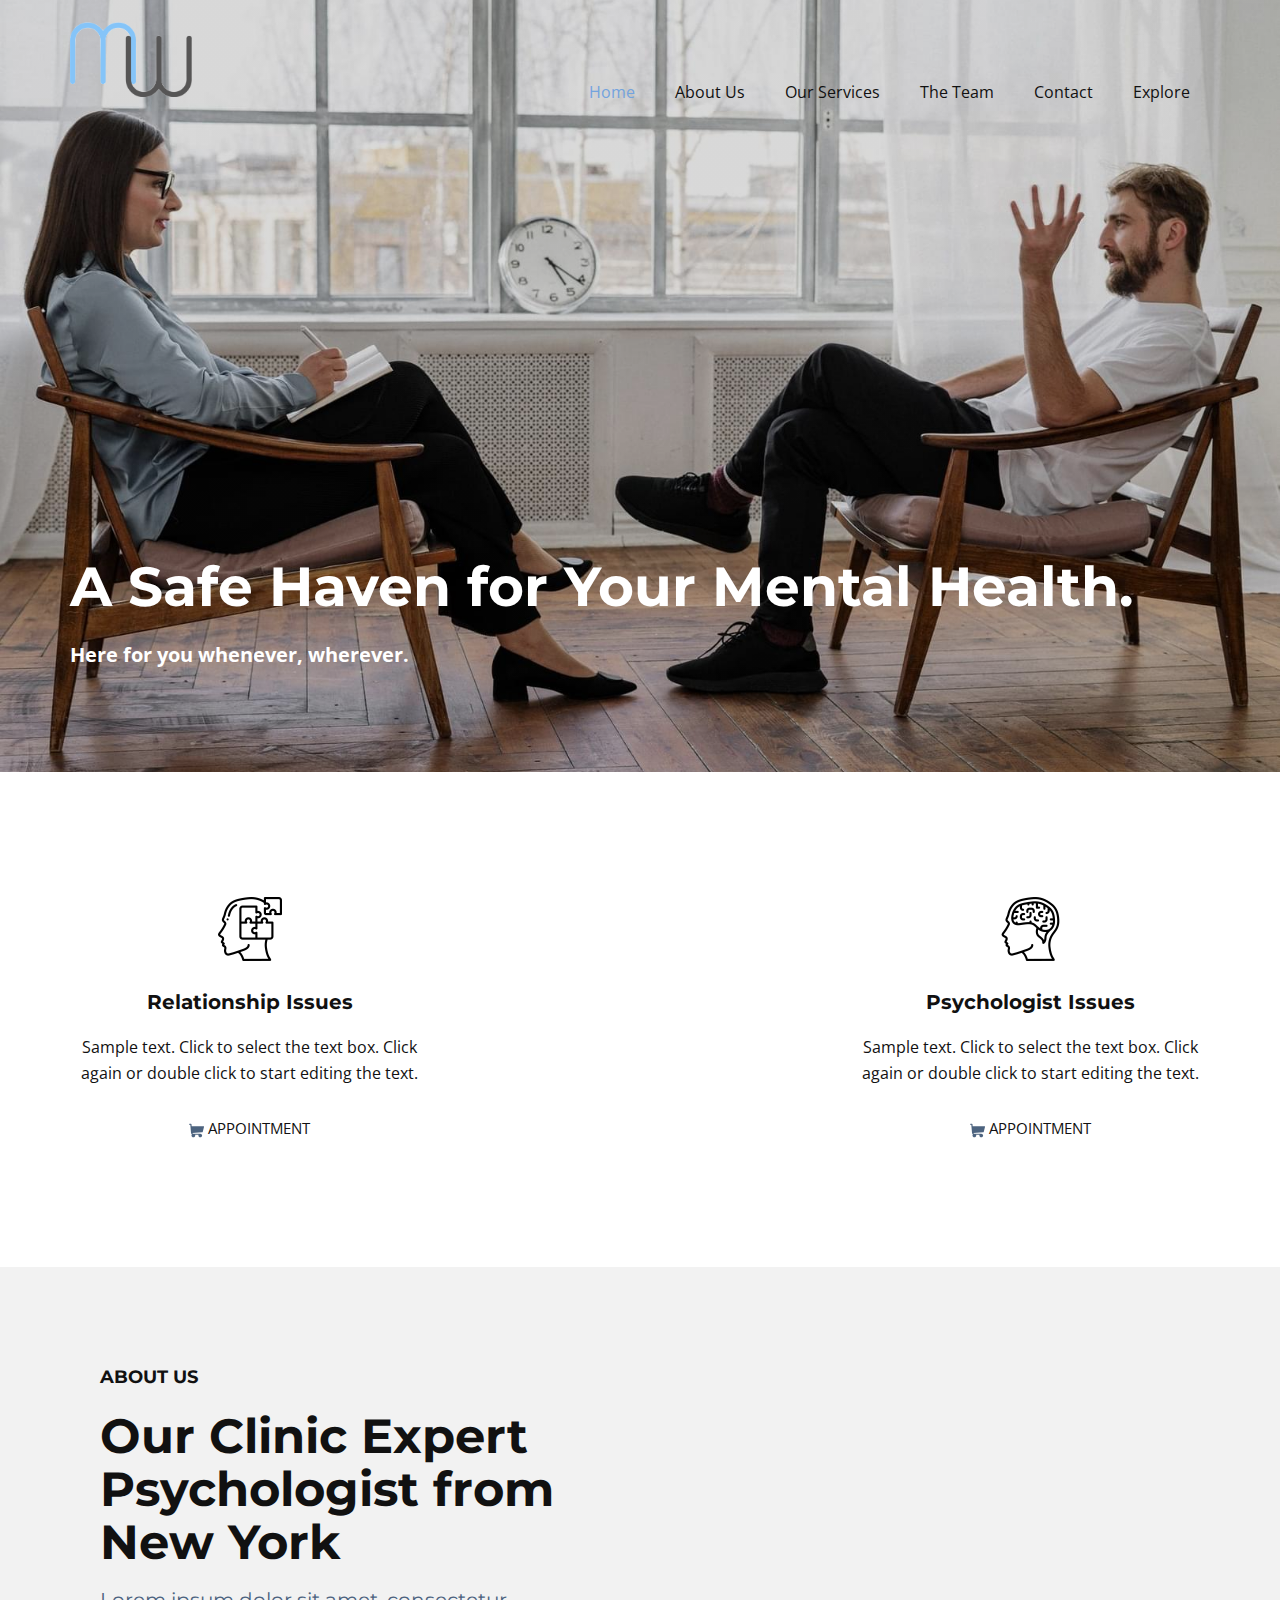
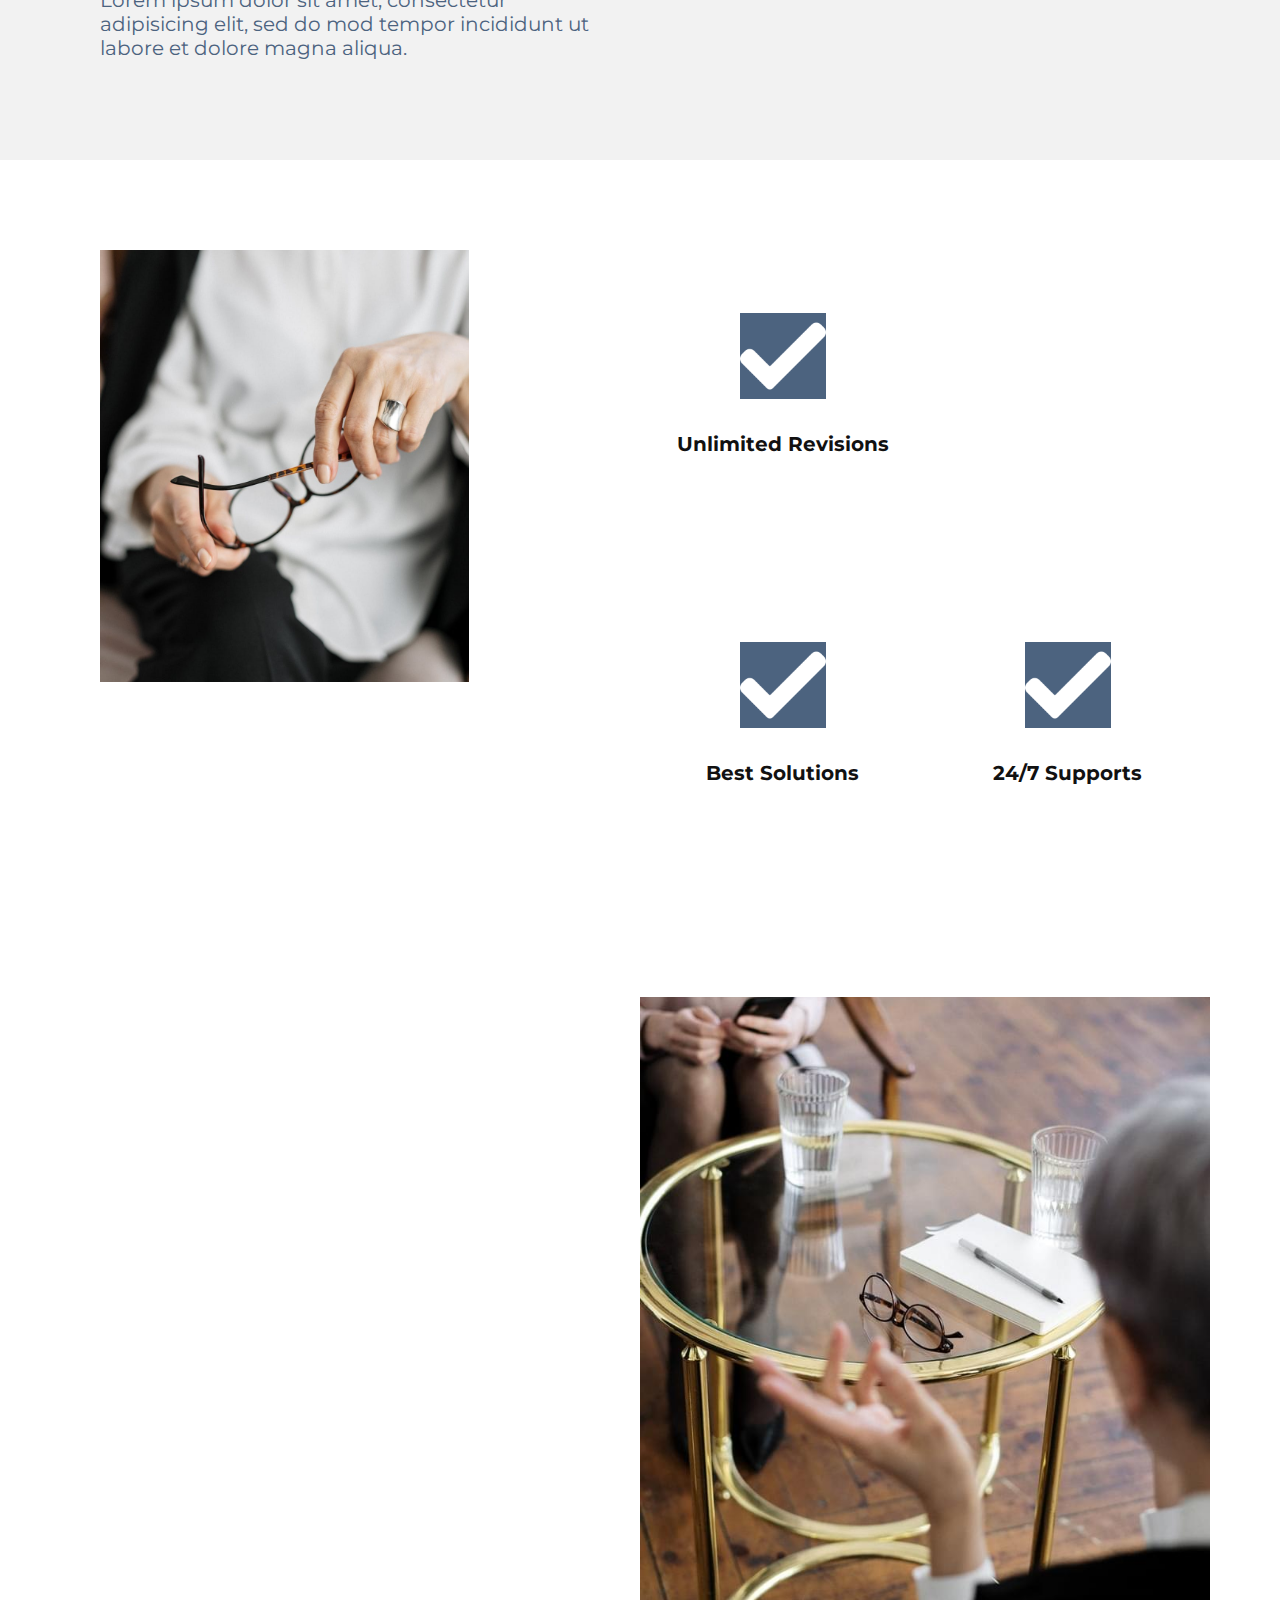
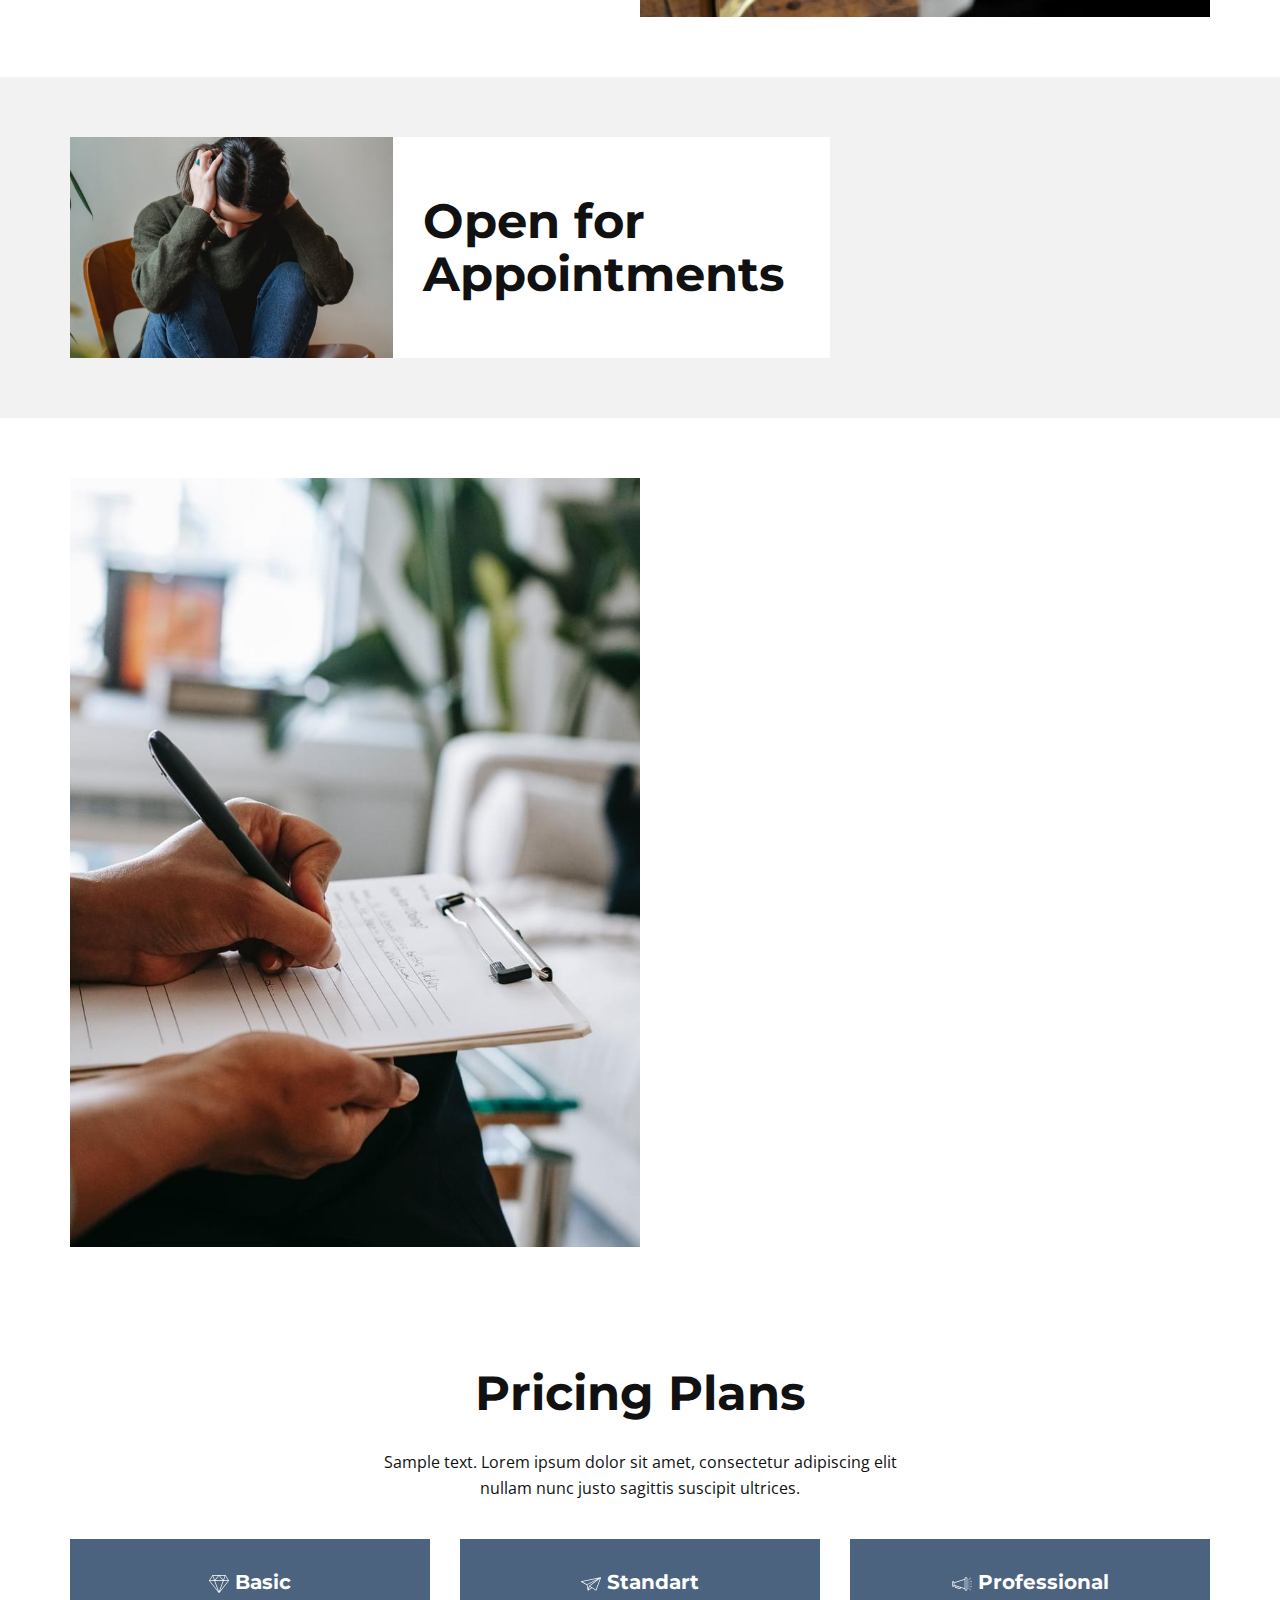
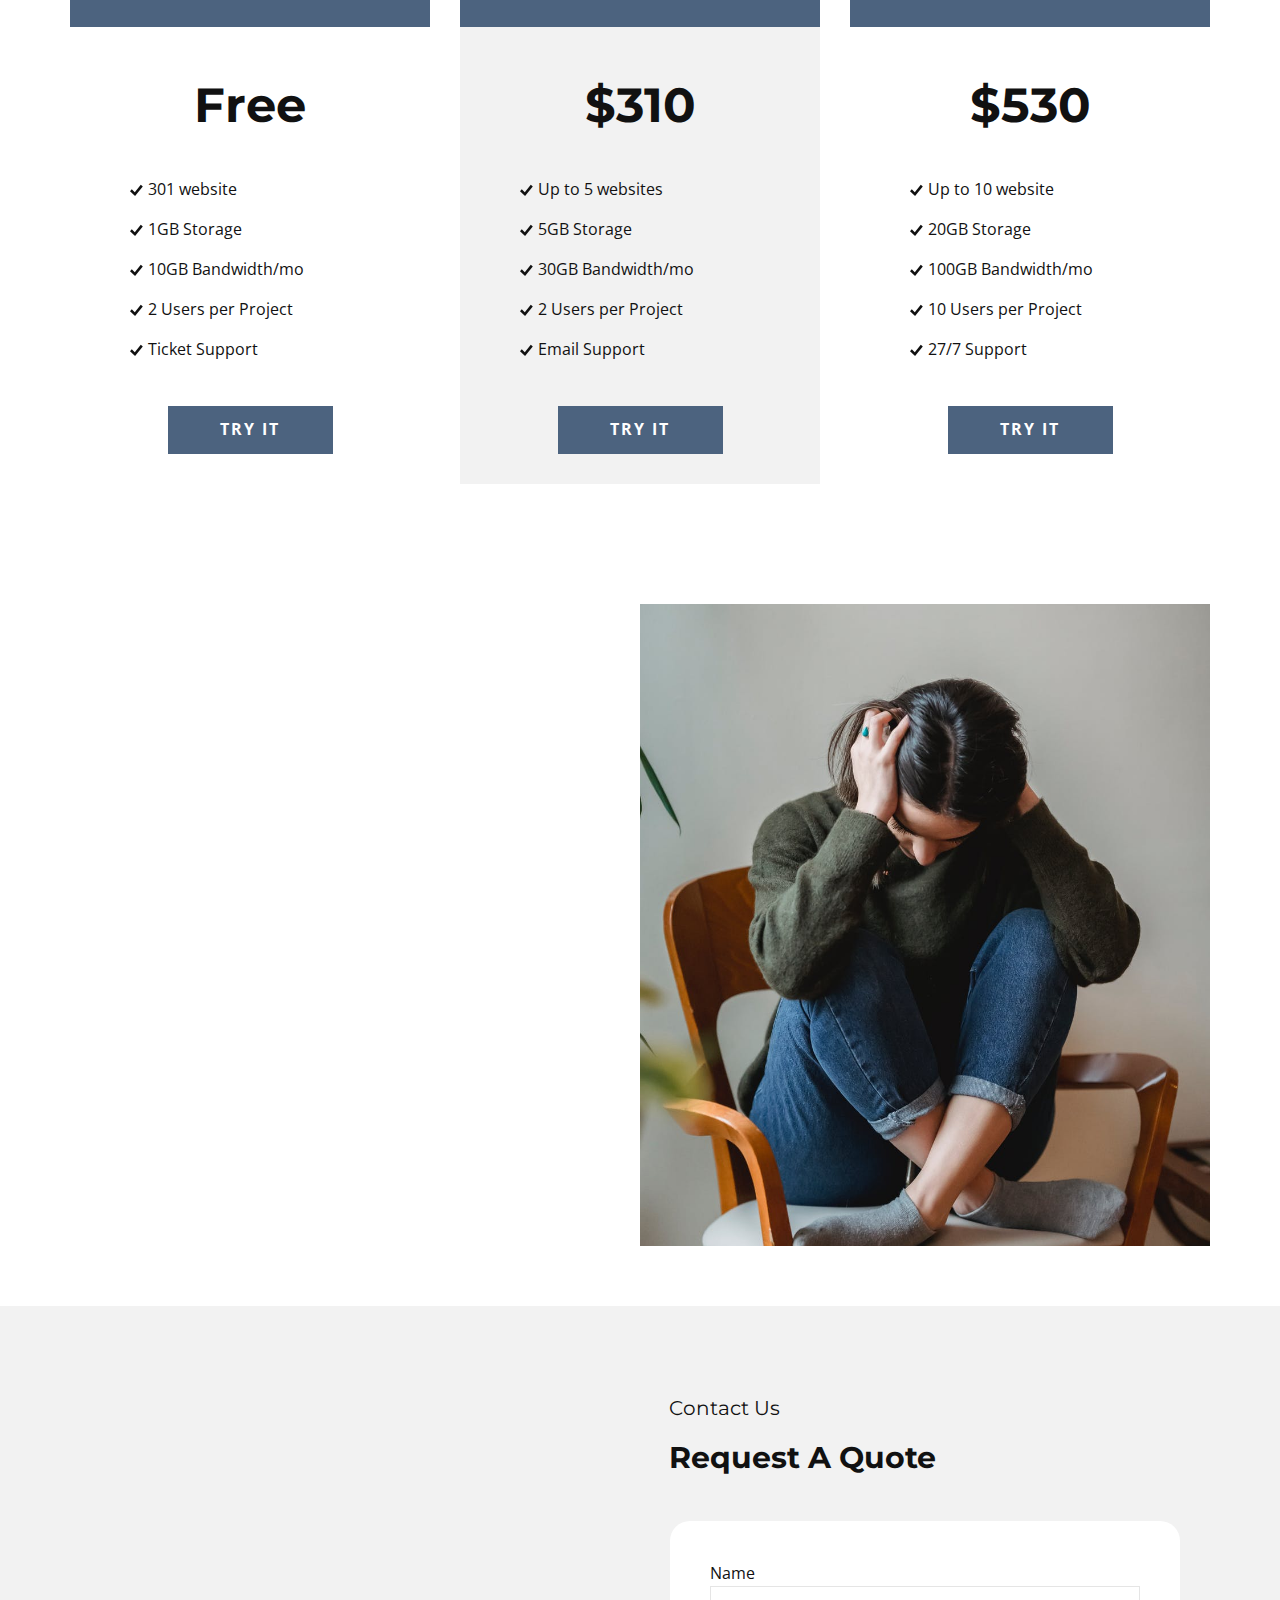
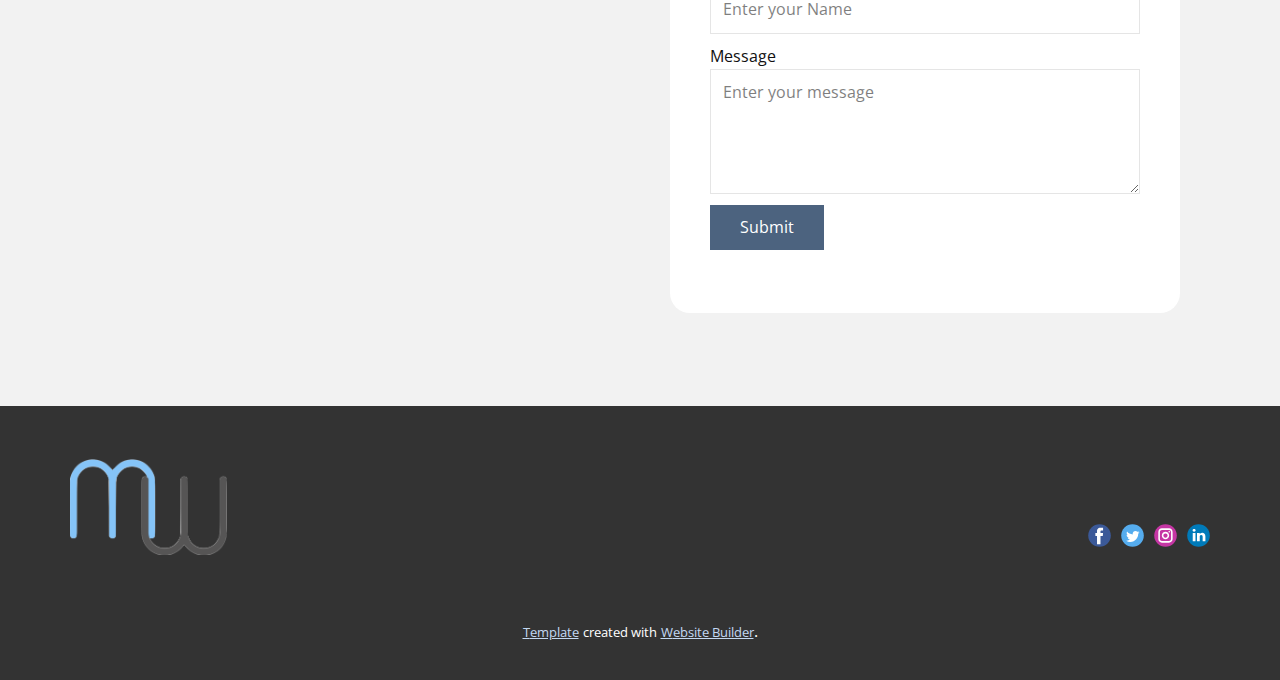
<file: Home.html>
<!DOCTYPE html>
<html style="font-size: 16px;" lang="en"><head>
    <meta name="viewport" content="width=device-width, initial-scale=1.0">
    <meta charset="utf-8">
    <meta name="keywords" content="​Psychology specialist Dr. Sara Dowson, ​Our Clinic Expert Psychologist from New York, ​Dr. Sara Dowson, ​Open for Appointments, Pricing Plans, Free, $310, $530, ​Benefits of psychological therapy">
    <meta name="description" content="">
    <title>Home</title>
    <link rel="stylesheet" href="nicepage.css" media="screen">
<link rel="stylesheet" href="Home.css" media="screen">
    <script class="u-script" type="text/javascript" src="jquery.js" defer=""></script>
    <script class="u-script" type="text/javascript" src="nicepage.js" defer=""></script>
    <meta name="generator" content="Nicepage 5.13.1, nicepage.com">
    <meta name="referrer" content="origin">
    <link id="u-theme-google-font" rel="stylesheet" href="https://fonts.googleapis.com/css?family=Roboto:100,100i,300,300i,400,400i,500,500i,700,700i,900,900i|Open+Sans:300,300i,400,400i,500,500i,600,600i,700,700i,800,800i">
    <link id="u-page-google-font" rel="stylesheet" href="https://fonts.googleapis.com/css?family=Montserrat:100,100i,200,200i,300,300i,400,400i,500,500i,600,600i,700,700i,800,800i,900,900i|Open+Sans:300,300i,400,400i,500,500i,600,600i,700,700i,800,800i">
    
    
    
    
    
    
    
    
    
    
    
    <script type="application/ld+json">{
		"@context": "http://schema.org",
		"@type": "Organization",
		"name": "",
		"logo": "images/MindwellLogo.001.png",
		"sameAs": []
}</script>
    <meta name="theme-color" content="#73a3de">
    <meta property="og:title" content="Home">
    <meta property="og:type" content="website">
  <meta data-intl-tel-input-cdn-path="intlTelInput/"></head>
  <body class="u-body u-overlap u-xl-mode" data-lang="en"><header class="u-clearfix u-header u-header" id="sec-f943"><div class="u-clearfix u-sheet u-sheet-1">
        <a href="https://nicepage.com" class="u-image u-logo u-image-1" data-image-width="669" data-image-height="409">
          <img src="images/MindwellLogo.001.png" class="u-logo-image u-logo-image-1">
        </a>
        <nav class="u-menu u-menu-hamburger u-offcanvas u-menu-1">
          <div class="menu-collapse" style="font-size: 1rem; letter-spacing: 0px;">
            <a class="u-button-style u-custom-left-right-menu-spacing u-custom-padding-bottom u-custom-top-bottom-menu-spacing u-nav-link u-text-active-palette-1-base u-text-hover-palette-2-base" href="#">
              <svg class="u-svg-link" viewBox="0 0 24 24"><use xmlns:xlink="http://www.w3.org/1999/xlink" xlink:href="#menu-hamburger"></use></svg>
              <svg class="u-svg-content" version="1.1" id="menu-hamburger" viewBox="0 0 16 16" x="0px" y="0px" xmlns:xlink="http://www.w3.org/1999/xlink" xmlns="http://www.w3.org/2000/svg"><g><rect y="1" width="16" height="2"></rect><rect y="7" width="16" height="2"></rect><rect y="13" width="16" height="2"></rect>
</g></svg>
            </a>
          </div>
          <div class="u-nav-container">
            <ul class="u-nav u-unstyled u-nav-1"><li class="u-nav-item"><a class="u-button-style u-nav-link u-text-active-palette-1-base u-text-hover-palette-2-base" href="Home.html" style="padding: 10px 20px;">Home</a>
</li><li class="u-nav-item"><a class="u-button-style u-nav-link u-text-active-palette-1-base u-text-hover-palette-2-base" href="About-Us.html" style="padding: 10px 20px;">About Us</a>
</li><li class="u-nav-item"><a class="u-button-style u-nav-link u-text-active-palette-1-base u-text-hover-palette-2-base" href="Our-Services.html" style="padding: 10px 20px;">Our Services</a>
</li><li class="u-nav-item"><a class="u-button-style u-nav-link u-text-active-palette-1-base u-text-hover-palette-2-base" href="The-Team.html" style="padding: 10px 20px;">The Team</a>
</li><li class="u-nav-item"><a class="u-button-style u-nav-link u-text-active-palette-1-base u-text-hover-palette-2-base" href="Contact.html" style="padding: 10px 20px;">Contact</a>
</li><li class="u-nav-item"><a class="u-button-style u-nav-link u-text-active-palette-1-base u-text-hover-palette-2-base" href="Explore.html" style="padding: 10px 20px;">Explore</a>
</li></ul>
          </div>
          <div class="u-nav-container-collapse">
            <div class="u-black u-container-style u-inner-container-layout u-opacity u-opacity-95 u-sidenav">
              <div class="u-inner-container-layout u-sidenav-overflow">
                <div class="u-menu-close"></div>
                <ul class="u-align-center u-nav u-popupmenu-items u-unstyled u-nav-2"><li class="u-nav-item"><a class="u-button-style u-nav-link" href="Home.html">Home</a>
</li><li class="u-nav-item"><a class="u-button-style u-nav-link" href="About-Us.html">About Us</a>
</li><li class="u-nav-item"><a class="u-button-style u-nav-link" href="Our-Services.html">Our Services</a>
</li><li class="u-nav-item"><a class="u-button-style u-nav-link" href="The-Team.html">The Team</a>
</li><li class="u-nav-item"><a class="u-button-style u-nav-link" href="Contact.html">Contact</a>
</li><li class="u-nav-item"><a class="u-button-style u-nav-link" href="Explore.html">Explore</a>
</li></ul>
              </div>
            </div>
            <div class="u-black u-menu-overlay u-opacity u-opacity-70"></div>
          </div>
        </nav>
      </div></header>
    <section class="u-align-left u-clearfix u-image u-shading u-section-1" id="carousel_b404" data-image-width="1620" data-image-height="1080">
      <div class="u-clearfix u-sheet u-sheet-1">
        <h1 class="u-custom-font u-font-montserrat u-text u-text-body-alt-color u-text-1" data-animation-name="slideIn" data-animation-duration="2000" data-animation-direction="Left">A Safe Haven for Your Mental Health.</h1>
        <h3 class="u-custom-font u-text u-text-body-alt-color u-text-font u-text-2"> Here for you whenever, wherever.</h3>
      </div>
    </section>
    <section class="u-clearfix u-section-2" id="sec-a3ca">
      <div class="u-clearfix u-sheet u-sheet-1">
        <div class="u-expanded-width u-list u-list-1">
          <div class="u-repeater u-repeater-1">
            <div class="u-align-center u-container-style u-custom-item u-list-item u-repeater-item">
              <div class="u-container-layout u-similar-container u-valign-middle u-container-layout-1"><span class="u-custom-item u-file-icon u-icon u-icon-1"><img src="images/1491171.png" alt=""></span>
                <h5 class="u-custom-font u-font-montserrat u-text u-text-default u-text-1"> Relationship Issues</h5>
                <p class="u-text u-text-2">Sample text. Click to select the text box. Click again or double click to start editing the text.</p>
                <a href="https://nicepage.com/c/product-list-html-templates" class="u-active-none u-btn u-button-style u-custom-item u-hover-none u-none u-text-body-color u-text-hover-palette-2-light-2 u-btn-1"><span class="u-icon u-text-palette-2-base"><svg class="u-svg-content" viewBox="0 0 511.334 511.334" style="width: 1em; height: 1em;"><path d="m506.887 114.74c-3.979-5.097-10.086-8.076-16.553-8.076h-399.808l-5.943-66.207c-.972-10.827-10.046-19.123-20.916-19.123h-42.667c-11.598 0-21 9.402-21 21s9.402 21 21 21h23.468l23.018 256.439c.005.302-.01.599.007.903.047.806.152 1.594.286 2.37l.842 9.376c.016.177.034.354.055.529 2.552 22.11 13.851 41.267 30.19 54.21-8.466 10.812-13.532 24.407-13.532 39.172 0 35.106 28.561 63.667 63.666 63.667 35.106 0 63.667-28.561 63.667-63.667 0-7.605-1.345-14.9-3.801-21.667h114.936c-2.457 6.767-3.801 14.062-3.801 21.667 0 35.106 28.561 63.667 63.667 63.667s63.667-28.561 63.667-63.667-28.561-63.667-63.667-63.667h-234.526c-15.952 0-29.853-9.624-35.853-23.646l335.608-19.724c9.162-.538 16.914-6.966 19.141-15.87l42.67-170.67c1.567-6.272.158-12.918-3.821-18.016z"></path></svg></span>&nbsp;​appointment
                </a>
              </div>
            </div>
            <div class="u-align-center u-container-style u-custom-item u-list-item u-palette-2-base u-repeater-item u-list-item-2" data-animation-name="customAnimationIn" data-animation-duration="2000">
              <div class="u-container-layout u-similar-container u-valign-middle u-container-layout-2"><span class="u-custom-item u-file-icon u-icon u-text-white u-icon-3"><img src="images/1491198-e5c31360.png" alt=""></span>
                <h5 class="u-custom-font u-font-montserrat u-text u-text-default u-text-3"> Anxiety Disorders</h5>
                <p class="u-text u-text-4">Sample text. Click to select the text box. Click again or double click to start editing the text.</p>
                <a href="https://nicepage.com/html-website-builder" class="u-active-none u-btn u-button-style u-custom-item u-hover-none u-none u-text-body-alt-color u-text-hover-palette-2-light-2 u-btn-2"><span class="u-icon u-text-white"><svg class="u-svg-content" viewBox="0 0 511.334 511.334" style="width: 1em; height: 1em;"><path d="m506.887 114.74c-3.979-5.097-10.086-8.076-16.553-8.076h-399.808l-5.943-66.207c-.972-10.827-10.046-19.123-20.916-19.123h-42.667c-11.598 0-21 9.402-21 21s9.402 21 21 21h23.468l23.018 256.439c.005.302-.01.599.007.903.047.806.152 1.594.286 2.37l.842 9.376c.016.177.034.354.055.529 2.552 22.11 13.851 41.267 30.19 54.21-8.466 10.812-13.532 24.407-13.532 39.172 0 35.106 28.561 63.667 63.666 63.667 35.106 0 63.667-28.561 63.667-63.667 0-7.605-1.345-14.9-3.801-21.667h114.936c-2.457 6.767-3.801 14.062-3.801 21.667 0 35.106 28.561 63.667 63.667 63.667s63.667-28.561 63.667-63.667-28.561-63.667-63.667-63.667h-234.526c-15.952 0-29.853-9.624-35.853-23.646l335.608-19.724c9.162-.538 16.914-6.966 19.141-15.87l42.67-170.67c1.567-6.272.158-12.918-3.821-18.016z"></path></svg></span>&nbsp;​appointment
                </a>
              </div>
            </div>
            <div class="u-align-center u-container-style u-custom-item u-list-item u-repeater-item">
              <div class="u-container-layout u-similar-container u-valign-middle u-container-layout-3"><span class="u-custom-item u-file-icon u-icon u-icon-5"><img src="images/1491214.png" alt=""></span>
                <h5 class="u-custom-font u-font-montserrat u-text u-text-default u-text-5"> Psychologist Issues</h5>
                <p class="u-text u-text-6">Sample text. Click to select the text box. Click again or double click to start editing the text.</p>
                <a href="https://nicepage.review" class="u-active-none u-btn u-button-style u-custom-item u-hover-none u-none u-text-body-color u-text-hover-palette-2-light-2 u-btn-3"><span class="u-icon u-text-palette-2-base"><svg class="u-svg-content" viewBox="0 0 511.334 511.334" style="width: 1em; height: 1em;"><path d="m506.887 114.74c-3.979-5.097-10.086-8.076-16.553-8.076h-399.808l-5.943-66.207c-.972-10.827-10.046-19.123-20.916-19.123h-42.667c-11.598 0-21 9.402-21 21s9.402 21 21 21h23.468l23.018 256.439c.005.302-.01.599.007.903.047.806.152 1.594.286 2.37l.842 9.376c.016.177.034.354.055.529 2.552 22.11 13.851 41.267 30.19 54.21-8.466 10.812-13.532 24.407-13.532 39.172 0 35.106 28.561 63.667 63.666 63.667 35.106 0 63.667-28.561 63.667-63.667 0-7.605-1.345-14.9-3.801-21.667h114.936c-2.457 6.767-3.801 14.062-3.801 21.667 0 35.106 28.561 63.667 63.667 63.667s63.667-28.561 63.667-63.667-28.561-63.667-63.667-63.667h-234.526c-15.952 0-29.853-9.624-35.853-23.646l335.608-19.724c9.162-.538 16.914-6.966 19.141-15.87l42.67-170.67c1.567-6.272.158-12.918-3.821-18.016z"></path></svg></span>&nbsp;​appointment
                </a>
              </div>
            </div>
          </div>
        </div>
      </div>
    </section>
    <section class="u-clearfix u-grey-5 u-section-3" id="carousel_4e06">
      <div class="u-clearfix u-sheet u-valign-middle u-sheet-1">
        <div class="u-clearfix u-expanded-width u-layout-wrap u-layout-wrap-1">
          <div class="u-layout">
            <div class="u-layout-row">
              <div class="u-container-style u-layout-cell u-size-30 u-layout-cell-1">
                <div class="u-container-layout u-valign-middle u-container-layout-1">
                  <h6 class="u-custom-font u-font-montserrat u-text u-text-default u-text-1">about us</h6>
                  <h2 class="u-custom-font u-font-montserrat u-text u-text-2"> Our Clinic Expert Psychologist from New York</h2>
                  <h5 class="u-custom-font u-font-montserrat u-text u-text-palette-2-base u-text-3"> Lorem ipsum dolor sit amet, consectetur adipisicing elit, sed do mod tempor incididunt ut labore et dolore magna aliqua.</h5>
                </div>
              </div>
              <div class="u-container-style u-layout-cell u-size-30 u-layout-cell-2" data-animation-name="customAnimationIn" data-animation-duration="2000">
                <div class="u-container-layout u-valign-middle u-container-layout-2">
                  <h5 class="u-custom-font u-font-montserrat u-text u-text-default u-text-4"> Psychologist Issues</h5>
                  <p class="u-text u-text-5">Sample text. Click to select the text box. Click again or double click to start editing the text.</p>
                  <h5 class="u-custom-font u-font-montserrat u-text u-text-6"> Relationship Issues</h5>
                  <p class="u-text u-text-7">Sample text. Click to select the text box. Click again or double click to start editing the text.</p>
                </div>
              </div>
            </div>
          </div>
        </div>
      </div>
    </section>
    <section class="u-clearfix u-section-4" id="carousel_904d">
      <div class="u-clearfix u-sheet u-sheet-1">
        <div class="u-clearfix u-expanded-width u-layout-wrap u-layout-wrap-1">
          <div class="u-layout">
            <div class="u-layout-row">
              <div class="u-size-30 u-size-60-md">
                <div class="u-layout-col">
                  <div class="u-container-style u-layout-cell u-size-60 u-layout-cell-1">
                    <div class="u-container-layout u-container-layout-1">
                      <img class="u-image u-image-default u-image-1" src="images/pexels-photo-4098340.jpeg" alt="" data-image-width="1000" data-image-height="1500">
                      <div class="u-container-style u-grey-5 u-group u-group-1" data-animation-name="customAnimationIn" data-animation-duration="2000">
                        <div class="u-container-layout u-valign-top u-container-layout-2">
                          <div class="u-image u-image-circle u-image-2" alt="" data-image-width="1620" data-image-height="1080"></div>
                          <p class="u-custom-font u-font-montserrat u-text u-text-default u-text-1">Sample text. Click to select the text box. Click again or double click to start editing the text.</p>
                          <h6 class="u-custom-font u-font-montserrat u-text u-text-default u-text-2">Dr. Paul Smith</h6>
                        </div>
                      </div>
                    </div>
                  </div>
                </div>
              </div>
              <div class="u-size-30 u-size-60-md">
                <div class="u-layout-col">
                  <div class="u-size-30">
                    <div class="u-layout-row">
                      <div class="u-align-center u-container-style u-layout-cell u-size-30 u-layout-cell-2">
                        <div class="u-container-layout u-valign-middle u-container-layout-3"><span class="u-file-icon u-icon u-palette-2-base u-spacing-10 u-icon-1"><img src="images/7.png" alt=""></span>
                          <h5 class="u-custom-font u-font-montserrat u-text u-text-default u-text-3"> Unlimited Revisions</h5>
                        </div>
                      </div>
                      <div class="u-align-center u-container-style u-grey-5 u-layout-cell u-size-30 u-layout-cell-3" data-animation-name="customAnimationIn" data-animation-duration="2000">
                        <div class="u-container-layout u-valign-middle-md u-valign-middle-sm u-valign-middle-xs u-container-layout-4"><span class="u-file-icon u-icon u-palette-2-base u-spacing-10 u-icon-2"><img src="images/7.png" alt=""></span>
                          <h5 class="u-custom-font u-font-montserrat u-text u-text-default u-text-4"> Good Features</h5>
                        </div>
                      </div>
                    </div>
                  </div>
                  <div class="u-size-30">
                    <div class="u-layout-row">
                      <div class="u-align-center u-container-style u-layout-cell u-size-30 u-layout-cell-4">
                        <div class="u-container-layout u-valign-middle-md u-valign-middle-sm u-valign-middle-xs u-container-layout-5"><span class="u-file-icon u-icon u-palette-2-base u-spacing-10 u-icon-3"><img src="images/7.png" alt=""></span>
                          <h5 class="u-custom-font u-font-montserrat u-text u-text-default u-text-5"> Best Solutions</h5>
                        </div>
                      </div>
                      <div class="u-align-center u-container-style u-layout-cell u-shape-rectangle u-size-30 u-layout-cell-5">
                        <div class="u-container-layout u-valign-middle u-container-layout-6"><span class="u-file-icon u-icon u-palette-2-base u-spacing-10 u-icon-4"><img src="images/7.png" alt=""></span>
                          <h5 class="u-custom-font u-font-montserrat u-text u-text-default u-text-6"> 24/7 Supports</h5>
                        </div>
                      </div>
                    </div>
                  </div>
                </div>
              </div>
            </div>
          </div>
        </div>
      </div>
    </section>
    <section class="u-clearfix u-section-5" id="carousel_0bbb">
      <div class="u-clearfix u-sheet u-sheet-1">
        <div class="u-clearfix u-expanded-width u-layout-wrap u-layout-wrap-1">
          <div class="u-layout">
            <div class="u-layout-row">
              <div class="u-container-style u-layout-cell u-size-30 u-layout-cell-1" data-animation-name="customAnimationIn" data-animation-duration="2000">
                <div class="u-container-layout u-valign-bottom u-container-layout-1">
                  <h5 class="u-custom-font u-font-montserrat u-text u-text-default u-text-1"> Psychology Specialist</h5>
                  <h2 class="u-custom-font u-font-montserrat u-text u-text-2"> Dr. Sara Dowson</h2>
                  <p class="u-text u-text-3">Sample text. Click to select the text box. Click again or double click to start editing the text.</p>
                  <div class="u-expanded-width u-list u-list-1">
                    <div class="u-repeater u-repeater-1">
                      <div class="u-align-left u-container-style u-custom-item u-list-item u-repeater-item">
                        <div class="u-container-layout u-similar-container u-container-layout-2"><span class="u-file-icon u-icon u-text-palette-2-base u-icon-1"><img src="images/4576669-d0e72604.png" alt=""></span>
                          <h6 class="u-custom-font u-font-montserrat u-text u-text-default u-text-4">Our Mission</h6>
                          <p class="u-text u-text-default u-text-5">Sample text. Click to select the text box. Click again or double click to start editing the text.</p>
                        </div>
                      </div>
                      <div class="u-align-left u-container-style u-custom-item u-list-item u-repeater-item u-shape-rectangle">
                        <div class="u-container-layout u-similar-container u-container-layout-3"><span class="u-file-icon u-icon u-text-palette-2-base u-icon-2"><img src="images/1491174-5dbc9e9a.png" alt=""></span>
                          <h6 class="u-custom-font u-font-montserrat u-text u-text-default u-text-6">Our Vision</h6>
                          <p class="u-text u-text-default u-text-7">Sample text. Click to select the text box. Click again or double click to start editing the text.</p>
                        </div>
                      </div>
                    </div>
                  </div>
                </div>
              </div>
              <div class="u-align-center u-container-style u-image u-layout-cell u-size-30 u-image-1" data-image-width="720" data-image-height="1080">
                <div class="u-container-layout u-valign-middle u-container-layout-4"></div>
              </div>
            </div>
          </div>
        </div>
      </div>
    </section>
    <section class="u-clearfix u-grey-5 u-section-6" id="carousel_e3d6">
      <div class="u-clearfix u-sheet u-sheet-1">
        <div class="u-clearfix u-expanded-width u-layout-wrap u-layout-wrap-1">
          <div class="u-layout">
            <div class="u-layout-row">
              <div class="u-container-style u-image u-layout-cell u-size-17 u-image-1" data-image-width="1000" data-image-height="1500">
                <div class="u-container-layout u-container-layout-1"></div>
              </div>
              <div class="u-align-center-md u-align-center-sm u-align-center-xs u-container-style u-layout-cell u-size-23 u-white u-layout-cell-2">
                <div class="u-container-layout u-valign-middle u-container-layout-2">
                  <h2 class="u-custom-font u-font-montserrat u-text u-text-default u-text-1"> Open for Appointments</h2>
                </div>
              </div>
              <div class="u-align-center u-container-style u-layout-cell u-size-20 u-white u-layout-cell-3" data-animation-name="customAnimationIn" data-animation-duration="2000">
                <div class="u-container-layout u-valign-middle u-container-layout-3">
                  <a href="https://nicepage.app" class="u-active-none u-btn u-button-style u-hover-none u-none u-text-hover-palette-2-base u-btn-1"><span class="u-icon u-text-palette-2-base"><svg class="u-svg-content" viewBox="0 0 405.333 405.333" x="0px" y="0px" style="width: 1em; height: 1em;"><path d="M373.333,266.88c-25.003,0-49.493-3.904-72.704-11.563c-11.328-3.904-24.192-0.896-31.637,6.699l-46.016,34.752    c-52.8-28.181-86.592-61.952-114.389-114.368l33.813-44.928c8.512-8.512,11.563-20.971,7.915-32.64    C142.592,81.472,138.667,56.96,138.667,32c0-17.643-14.357-32-32-32H32C14.357,0,0,14.357,0,32    c0,205.845,167.488,373.333,373.333,373.333c17.643,0,32-14.357,32-32V298.88C405.333,281.237,390.976,266.88,373.333,266.88z"></path></svg></span>&nbsp;+1 (234) 567-8910
                  </a>
                </div>
              </div>
            </div>
          </div>
        </div>
      </div>
    </section>
    <section class="u-align-center u-clearfix u-section-7" id="carousel_47ec">
      <div class="u-clearfix u-sheet u-sheet-1">
        <div class="u-clearfix u-expanded-width u-layout-wrap u-layout-wrap-1">
          <div class="u-layout">
            <div class="u-layout-row">
              <div class="u-align-left u-container-style u-image u-layout-cell u-size-30 u-image-1" data-image-width="1620" data-image-height="1080">
                <div class="u-container-layout u-valign-bottom u-container-layout-1"></div>
              </div>
              <div class="u-container-style u-layout-cell u-size-30 u-white u-layout-cell-2" data-animation-name="customAnimationIn" data-animation-duration="2000">
                <div class="u-container-layout u-valign-top u-container-layout-2">
                  <div class="u-accordion u-expanded-width u-spacing-2 u-accordion-1">
                    <div class="u-accordion-item u-accordion-item-1">
                      <a class="active u-accordion-link u-button-style u-text-palette-2-base u-accordion-link-1" id="link-accordion-7c0e" aria-controls="accordion-7c0e" aria-selected="true">
                        <span class="u-accordion-link-text">Create a Webinar in Minutes</span><span class="u-accordion-link-icon u-icon u-icon-circle u-palette-2-base u-spacing-10 u-text-white u-icon-1"><svg class="u-svg-link" preserveAspectRatio="xMidYMin slice" viewBox="0 0 426.66667 426.66667" style=""><use xmlns:xlink="http://www.w3.org/1999/xlink" xlink:href="#svg-347e"></use></svg><svg class="u-svg-content" viewBox="0 0 426.66667 426.66667" id="svg-347e"><path d="m405.332031 192h-170.664062v-170.667969c0-11.773437-9.558594-21.332031-21.335938-21.332031-11.773437 0-21.332031 9.558594-21.332031 21.332031v170.667969h-170.667969c-11.773437 0-21.332031 9.558594-21.332031 21.332031 0 11.777344 9.558594 21.335938 21.332031 21.335938h170.667969v170.664062c0 11.777344 9.558594 21.335938 21.332031 21.335938 11.777344 0 21.335938-9.558594 21.335938-21.335938v-170.664062h170.664062c11.777344 0 21.335938-9.558594 21.335938-21.335938 0-11.773437-9.558594-21.332031-21.335938-21.332031zm0 0"></path></svg></span>
                      </a>
                      <div class="u-accordion-active u-accordion-pane u-align-left u-container-style u-white u-accordion-pane-1" id="accordion-7c0e" aria-labelledby="link-accordion-7c0e">
                        <div class="u-container-layout u-valign-top u-container-layout-3">
                          <p class="u-text u-text-1">Interdum velit euismod in pellentesque massa placerat duis. Tristique et egestas quis ipsum suspendisse ultrices gravida dictum fusce. Nibh nisl condimentum.</p>
                          <ul class="u-custom-list u-text u-text-2">
                            <li>
                              <div class="u-list-icon">
                                <div xmlns="http://www.w3.org/2000/svg" xmlns:xlink="http://www.w3.org/1999/xlink" version="1.1" xml:space="preserve" class="u-svg-content">–</div>
                              </div>Mattis nunc sed blandit libero volutpat. 
                            </li>
                            <li>
                              <div class="u-list-icon">
                                <div xmlns="http://www.w3.org/2000/svg" xmlns:xlink="http://www.w3.org/1999/xlink" version="1.1" xml:space="preserve" class="u-svg-content">–</div>
                              </div>Tortor at risus viverra adipiscing at in tellus. 
                            </li>
                            <li>
                              <div class="u-list-icon">
                                <div xmlns="http://www.w3.org/2000/svg" xmlns:xlink="http://www.w3.org/1999/xlink" version="1.1" xml:space="preserve" class="u-svg-content">–</div>
                              </div>Purus ut faucibus pulvinar elementum. 
                            </li>
                            <li>
                              <div class="u-list-icon">
                                <div xmlns="http://www.w3.org/2000/svg" xmlns:xlink="http://www.w3.org/1999/xlink" version="1.1" xml:space="preserve" class="u-svg-content">–</div>
                              </div>Blandit turpis cursus in hac habitasse. 
                            </li>
                          </ul>
                        </div>
                      </div>
                    </div>
                    <div class="u-accordion-item u-accordion-item-2">
                      <a class="u-accordion-link u-button-style u-text-palette-2-base u-accordion-link-2" id="link-accordion-05cb" aria-controls="accordion-05cb" aria-selected="false">
                        <span class="u-accordion-link-text">Business Sustainability Management</span><span class="u-accordion-link-icon u-icon u-icon-circle u-palette-2-base u-spacing-10 u-text-white u-icon-2"><svg class="u-svg-link" preserveAspectRatio="xMidYMin slice" viewBox="0 0 426.66667 426.66667" style=""><use xmlns:xlink="http://www.w3.org/1999/xlink" xlink:href="#svg-ae03"></use></svg><svg class="u-svg-content" viewBox="0 0 426.66667 426.66667" id="svg-ae03"><path d="m405.332031 192h-170.664062v-170.667969c0-11.773437-9.558594-21.332031-21.335938-21.332031-11.773437 0-21.332031 9.558594-21.332031 21.332031v170.667969h-170.667969c-11.773437 0-21.332031 9.558594-21.332031 21.332031 0 11.777344 9.558594 21.335938 21.332031 21.335938h170.667969v170.664062c0 11.777344 9.558594 21.335938 21.332031 21.335938 11.777344 0 21.335938-9.558594 21.335938-21.335938v-170.664062h170.664062c11.777344 0 21.335938-9.558594 21.335938-21.335938 0-11.773437-9.558594-21.332031-21.335938-21.332031zm0 0"></path></svg></span>
                      </a>
                      <div class="u-accordion-pane u-container-style u-white u-accordion-pane-2" id="accordion-05cb" aria-labelledby="link-accordion-05cb">
                        <div class="u-container-layout u-valign-top u-container-layout-4">
                          <ul class="u-custom-list u-text u-text-3">
                            <li>
                              <div class="u-list-icon">
                                <div xmlns="http://www.w3.org/2000/svg" xmlns:xlink="http://www.w3.org/1999/xlink" version="1.1" xml:space="preserve" class="u-svg-content">–</div>
                              </div>Interdum velit euismod in pellentesque massa. 
                            </li>
                            <li>
                              <div class="u-list-icon">
                                <div xmlns="http://www.w3.org/2000/svg" xmlns:xlink="http://www.w3.org/1999/xlink" version="1.1" xml:space="preserve" class="u-svg-content">–</div>
                              </div>Tristique et egestas quis ipsum suspendisse ultrices gravidae. 
                            </li>
                            <li>
                              <div class="u-list-icon">
                                <div xmlns="http://www.w3.org/2000/svg" xmlns:xlink="http://www.w3.org/1999/xlink" version="1.1" xml:space="preserve" class="u-svg-content">–</div>
                              </div>Nibh nisl condimentum id venenatis a condimentum. 
                            </li>
                            <li>
                              <div class="u-list-icon">
                                <div xmlns="http://www.w3.org/2000/svg" xmlns:xlink="http://www.w3.org/1999/xlink" version="1.1" xml:space="preserve" class="u-svg-content">–</div>
                              </div>Diam volutpat commodo sed egestas egestas fringilla. 
                            </li>
                          </ul>
                        </div>
                      </div>
                    </div>
                    <div class="u-accordion-item u-accordion-item-3">
                      <a class="u-accordion-link u-button-style u-text-palette-2-base u-accordion-link-3" id="link-accordion-a6bb" aria-controls="accordion-a6bb" aria-selected="false">
                        <span class="u-accordion-link-text">Learn how to grow your business</span><span class="u-accordion-link-icon u-icon u-icon-circle u-palette-2-base u-spacing-10 u-text-white u-icon-3"><svg class="u-svg-link" preserveAspectRatio="xMidYMin slice" viewBox="0 0 426.66667 426.66667" style=""><use xmlns:xlink="http://www.w3.org/1999/xlink" xlink:href="#svg-a4a8"></use></svg><svg class="u-svg-content" viewBox="0 0 426.66667 426.66667" id="svg-a4a8"><path d="m405.332031 192h-170.664062v-170.667969c0-11.773437-9.558594-21.332031-21.335938-21.332031-11.773437 0-21.332031 9.558594-21.332031 21.332031v170.667969h-170.667969c-11.773437 0-21.332031 9.558594-21.332031 21.332031 0 11.777344 9.558594 21.335938 21.332031 21.335938h170.667969v170.664062c0 11.777344 9.558594 21.335938 21.332031 21.335938 11.777344 0 21.335938-9.558594 21.335938-21.335938v-170.664062h170.664062c11.777344 0 21.335938-9.558594 21.335938-21.335938 0-11.773437-9.558594-21.332031-21.335938-21.332031zm0 0"></path></svg></span>
                      </a>
                      <div class="u-accordion-pane u-container-style u-white u-accordion-pane-3" id="accordion-a6bb" aria-labelledby="link-accordion-a6bb">
                        <div class="u-container-layout u-valign-top u-container-layout-5">
                          <ul class="u-custom-list u-text u-text-4">
                            <li>
                              <div class="u-list-icon">
                                <div xmlns="http://www.w3.org/2000/svg" xmlns:xlink="http://www.w3.org/1999/xlink" version="1.1" xml:space="preserve" class="u-svg-content">–</div>
                              </div>Mattis nunc sed blandit libero volutpat. 
                            </li>
                            <li>
                              <div class="u-list-icon">
                                <div xmlns="http://www.w3.org/2000/svg" xmlns:xlink="http://www.w3.org/1999/xlink" version="1.1" xml:space="preserve" class="u-svg-content">–</div>
                              </div>Tortor at risus viverra adipiscing at in tellus. 
                            </li>
                            <li>
                              <div class="u-list-icon">
                                <div xmlns="http://www.w3.org/2000/svg" xmlns:xlink="http://www.w3.org/1999/xlink" version="1.1" xml:space="preserve" class="u-svg-content">–</div>
                              </div>Purus ut faucibus pulvinar elementum. 
                            </li>
                            <li>
                              <div class="u-list-icon">
                                <div xmlns="http://www.w3.org/2000/svg" xmlns:xlink="http://www.w3.org/1999/xlink" version="1.1" xml:space="preserve" class="u-svg-content">–</div>
                              </div>Blandit turpis cursus in hac habitasse.e. 
                            </li>
                          </ul>
                        </div>
                      </div>
                    </div>
                    <div class="u-accordion-item u-accordion-item-4">
                      <a class="u-accordion-link u-button-style u-text-palette-2-base u-accordion-link-4" id="link-accordion-a6bb" aria-controls="accordion-a6bb" aria-selected="false">
                        <span class="u-accordion-link-text">Practical tips to help you price your products</span><span class="u-accordion-link-icon u-icon u-icon-circle u-palette-2-base u-spacing-10 u-text-white u-icon-4"><svg class="u-svg-link" preserveAspectRatio="xMidYMin slice" viewBox="0 0 426.66667 426.66667" style=""><use xmlns:xlink="http://www.w3.org/1999/xlink" xlink:href="#svg-f384"></use></svg><svg class="u-svg-content" viewBox="0 0 426.66667 426.66667" id="svg-f384"><path d="m405.332031 192h-170.664062v-170.667969c0-11.773437-9.558594-21.332031-21.335938-21.332031-11.773437 0-21.332031 9.558594-21.332031 21.332031v170.667969h-170.667969c-11.773437 0-21.332031 9.558594-21.332031 21.332031 0 11.777344 9.558594 21.335938 21.332031 21.335938h170.667969v170.664062c0 11.777344 9.558594 21.335938 21.332031 21.335938 11.777344 0 21.335938-9.558594 21.335938-21.335938v-170.664062h170.664062c11.777344 0 21.335938-9.558594 21.335938-21.335938 0-11.773437-9.558594-21.332031-21.335938-21.332031zm0 0"></path></svg></span>
                      </a>
                      <div class="u-accordion-pane u-container-style u-white u-accordion-pane-4" id="accordion-a6bb" aria-labelledby="link-accordion-a6bb">
                        <div class="u-container-layout u-valign-top u-container-layout-6">
                          <ul class="u-custom-list u-text u-text-5">
                            <li>
                              <div class="u-list-icon">
                                <div xmlns="http://www.w3.org/2000/svg" xmlns:xlink="http://www.w3.org/1999/xlink" version="1.1" xml:space="preserve" class="u-svg-content">–</div>
                              </div>Mattis nunc sed blandit libero volutpat. 
                            </li>
                            <li>
                              <div class="u-list-icon">
                                <div xmlns="http://www.w3.org/2000/svg" xmlns:xlink="http://www.w3.org/1999/xlink" version="1.1" xml:space="preserve" class="u-svg-content">–</div>
                              </div>Tortor at risus viverra adipiscing at in tellus. 
                            </li>
                            <li>
                              <div class="u-list-icon">
                                <div xmlns="http://www.w3.org/2000/svg" xmlns:xlink="http://www.w3.org/1999/xlink" version="1.1" xml:space="preserve" class="u-svg-content">–</div>
                              </div>Purus ut faucibus pulvinar elementum. 
                            </li>
                            <li>
                              <div class="u-list-icon">
                                <div xmlns="http://www.w3.org/2000/svg" xmlns:xlink="http://www.w3.org/1999/xlink" version="1.1" xml:space="preserve" class="u-svg-content">–</div>
                              </div>Blandit turpis cursus in hac habitasse.e. 
                            </li>
                          </ul>
                        </div>
                      </div>
                    </div>
                  </div>
                </div>
              </div>
            </div>
          </div>
        </div>
      </div>
    </section>
    <section class="u-align-center u-clearfix u-section-8" id="carousel_b129">
      <div class="u-clearfix u-sheet u-valign-bottom-xs u-sheet-1">
        <h2 class="u-custom-font u-font-montserrat u-text u-text-1">Pricing Plans</h2>
        <p class="u-text u-text-2">Sample text. Lorem ipsum dolor sit amet, consectetur adipiscing elit nullam nunc justo sagittis suscipit ultrices.</p>
        <div class="u-clearfix u-expanded-width u-gutter-30 u-layout-wrap u-layout-wrap-1">
          <div class="u-layout">
            <div class="u-layout-row">
              <div class="u-align-center u-container-style u-layout-cell u-left-cell u-size-20 u-white u-layout-cell-1">
                <div class="u-container-layout u-container-layout-1">
                  <div class="u-align-center u-container-style u-expanded-width u-group u-palette-2-base u-group-1">
                    <div class="u-container-layout u-valign-middle u-container-layout-2">
                      <h3 class="u-custom-font u-font-montserrat u-text u-text-3"><span class="u-icon u-icon-1"><svg class="u-svg-content" viewBox="0 0 59.986 59.986" x="0px" y="0px" style="width: 1em; height: 1em;"><path d="M59.972,20.164c0.007-0.041,0.011-0.081,0.013-0.123c0.002-0.049,0.001-0.096-0.003-0.145  c-0.004-0.042-0.01-0.082-0.02-0.123c-0.011-0.048-0.026-0.094-0.044-0.14c-0.009-0.024-0.011-0.049-0.022-0.072  c-0.008-0.017-0.022-0.03-0.031-0.047c-0.009-0.017-0.013-0.035-0.023-0.052l-10-16c-0.046-0.073-0.1-0.139-0.161-0.197  c-0.001-0.001-0.002-0.001-0.003-0.002c-0.086-0.081-0.188-0.139-0.297-0.185c-0.014-0.006-0.023-0.018-0.038-0.024  c-0.011-0.004-0.023-0.002-0.034-0.005c-0.101-0.034-0.205-0.057-0.314-0.057h-38c-0.108,0-0.211,0.023-0.31,0.056  c-0.011,0.003-0.022,0.001-0.032,0.005c-0.015,0.005-0.024,0.017-0.038,0.023c-0.104,0.043-0.202,0.099-0.287,0.175  c-0.005,0.005-0.012,0.008-0.017,0.012c-0.062,0.058-0.117,0.125-0.163,0.198l-10,16c-0.01,0.016-0.014,0.035-0.023,0.052  c-0.009,0.017-0.023,0.03-0.031,0.047c-0.011,0.023-0.013,0.048-0.023,0.072c-0.018,0.046-0.033,0.092-0.044,0.14  c-0.009,0.041-0.016,0.082-0.02,0.124C0,19.945-0.001,19.993,0.001,20.041c0.002,0.042,0.006,0.082,0.013,0.123  c0.008,0.048,0.021,0.095,0.037,0.142c0.013,0.039,0.027,0.077,0.045,0.115c0.009,0.018,0.012,0.038,0.022,0.056  c0.016,0.029,0.04,0.051,0.058,0.078c0.014,0.021,0.022,0.044,0.039,0.064l28.989,35.986c0.002,0.003,0.004,0.005,0.006,0.007  l0.005,0.007c0.003,0.004,0.008,0.005,0.011,0.009c0.082,0.099,0.184,0.174,0.295,0.234c0.03,0.016,0.058,0.03,0.089,0.043  c0.121,0.051,0.249,0.087,0.383,0.087c0.114,0,0.229-0.02,0.343-0.061c0.017-0.006,0.028-0.02,0.045-0.027  c0.051-0.021,0.091-0.055,0.137-0.084c0.076-0.048,0.147-0.098,0.206-0.163c0.014-0.015,0.035-0.022,0.048-0.038l29-36  c0.016-0.02,0.024-0.044,0.039-0.064c0.019-0.027,0.042-0.049,0.058-0.078c0.01-0.018,0.013-0.038,0.022-0.056  c0.018-0.038,0.032-0.075,0.045-0.115C59.95,20.259,59.964,20.213,59.972,20.164z M32.095,4.993h15.459l-4.86,13.045L32.095,4.993z   M40.892,18.993H19.095L29.993,5.58L40.892,18.993z M17.222,18.125L12.423,4.993h15.469L17.222,18.125z M41.593,20.993  L29.818,52.599L18.269,20.993H41.593z M49.221,6.246l7.967,12.748H44.472L49.221,6.246z M10.756,6.259l4.653,12.734H2.798  L10.756,6.259z M16.14,20.993l10.839,29.664L3.083,20.993H16.14z M32.39,51.423l11.337-30.43h13.176L32.39,51.423z"></path></svg></span>&nbsp;Basic
                      </h3>
                    </div>
                  </div>
                  <div class="u-container-style u-group u-group-2">
                    <div class="u-container-layout u-valign-top u-container-layout-3">
                      <h2 class="u-align-center u-custom-font u-font-montserrat u-text u-text-4">Free</h2>
                      <ul class="u-align-left u-custom-list u-text u-text-5">
                        <li style="">
                          <div class="u-list-icon">
                            <svg xmlns="http://www.w3.org/2000/svg" xmlns:xlink="http://www.w3.org/1999/xlink" version="1.1" xml:space="preserve" class="u-svg-content" viewBox="0 0 512 512" id="svg-0cec"><path d="m202.6 478-202.6-186.6 70.5-76.6 121.5 111.9 239.4-292.7 80.6 65.9z" fill="currentColor"></path></svg>
                          </div>
                        </li>
                        <li style="">301 website</li>
                        <li style="">
                          <div class="u-list-icon">
                            <svg xmlns="http://www.w3.org/2000/svg" xmlns:xlink="http://www.w3.org/1999/xlink" version="1.1" xml:space="preserve" class="u-svg-content" viewBox="0 0 512 512" id="svg-0cec"><path d="m202.6 478-202.6-186.6 70.5-76.6 121.5 111.9 239.4-292.7 80.6 65.9z" fill="currentColor"></path></svg>
                          </div>1GB Storage
                        </li>
                        <li style="">
                          <div class="u-list-icon">
                            <svg xmlns="http://www.w3.org/2000/svg" xmlns:xlink="http://www.w3.org/1999/xlink" version="1.1" xml:space="preserve" class="u-svg-content" viewBox="0 0 512 512" id="svg-0cec"><path d="m202.6 478-202.6-186.6 70.5-76.6 121.5 111.9 239.4-292.7 80.6 65.9z" fill="currentColor"></path></svg>
                          </div>10GB Bandwidth/mo
                        </li>
                        <li style="">
                          <div class="u-list-icon">
                            <svg xmlns="http://www.w3.org/2000/svg" xmlns:xlink="http://www.w3.org/1999/xlink" version="1.1" xml:space="preserve" class="u-svg-content" viewBox="0 0 512 512" id="svg-0cec"><path d="m202.6 478-202.6-186.6 70.5-76.6 121.5 111.9 239.4-292.7 80.6 65.9z" fill="currentColor"></path></svg>
                          </div> 2 Users per Project
                        </li>
                        <li style="">
                          <div class="u-list-icon">
                            <svg xmlns="http://www.w3.org/2000/svg" xmlns:xlink="http://www.w3.org/1999/xlink" version="1.1" xml:space="preserve" class="u-svg-content" viewBox="0 0 512 512" id="svg-0cec"><path d="m202.6 478-202.6-186.6 70.5-76.6 121.5 111.9 239.4-292.7 80.6 65.9z" fill="currentColor"></path></svg>
                          </div>Ticket Support
                        </li>
                      </ul>
                      <a href="https://nicepage.me" class="u-border-none u-btn u-button-style u-palette-2-base u-btn-1">Try It</a>
                    </div>
                  </div>
                </div>
              </div>
              <div class="u-align-center u-container-style u-grey-5 u-layout-cell u-size-20 u-layout-cell-2">
                <div class="u-container-layout u-container-layout-4">
                  <div class="u-align-center u-container-style u-expanded-width u-group u-palette-2-base u-group-3">
                    <div class="u-container-layout u-valign-middle u-container-layout-5">
                      <h3 class="u-custom-font u-font-montserrat u-text u-text-6"><span class="u-icon u-icon-2"><svg class="u-svg-content" viewBox="0 0 60.062 60.062" x="0px" y="0px" style="width: 1em; height: 1em;"><path d="M60.046,11.196c0.004-0.024,0.011-0.048,0.013-0.072c0.007-0.074-0.001-0.149-0.01-0.224  c-0.002-0.019,0.001-0.037-0.002-0.056c-0.018-0.099-0.051-0.196-0.1-0.289c-0.008-0.016-0.019-0.031-0.028-0.047  c-0.002-0.002-0.002-0.005-0.003-0.008c-0.001-0.002-0.004-0.003-0.005-0.006c-0.007-0.011-0.013-0.023-0.02-0.033  c-0.062-0.091-0.137-0.166-0.221-0.23c-0.019-0.014-0.041-0.022-0.061-0.035c-0.074-0.049-0.152-0.089-0.236-0.116  c-0.037-0.012-0.074-0.018-0.112-0.025c-0.073-0.015-0.146-0.022-0.222-0.02c-0.04,0.001-0.078,0.003-0.118,0.009  c-0.026,0.004-0.051,0-0.077,0.006L0.798,22.046c-0.413,0.086-0.729,0.421-0.788,0.839s0.15,0.828,0.523,1.025l16.632,8.773  l2.917,16.187c-0.002,0.012,0.001,0.025,0,0.037c-0.01,0.08-0.011,0.158-0.001,0.237c0.005,0.04,0.01,0.078,0.02,0.117  c0.023,0.095,0.06,0.184,0.11,0.268c0.01,0.016,0.01,0.035,0.021,0.051c0.003,0.005,0.008,0.009,0.012,0.013  c0.013,0.019,0.031,0.034,0.046,0.053c0.047,0.058,0.096,0.111,0.152,0.156c0.009,0.007,0.015,0.018,0.025,0.025  c0.015,0.011,0.032,0.014,0.047,0.024c0.061,0.04,0.124,0.073,0.191,0.099c0.027,0.01,0.052,0.022,0.08,0.03  c0.09,0.026,0.183,0.044,0.277,0.044c0.001,0,0.002,0,0.003,0h0c0,0,0,0,0,0c0.004,0,0.008-0.002,0.012-0.002  c0.017,0.001,0.034,0.002,0.051,0.002c0.277,0,0.527-0.124,0.712-0.315l11.079-7.386l11.6,7.54c0.164,0.106,0.354,0.161,0.545,0.161  c0.105,0,0.212-0.017,0.315-0.051c0.288-0.096,0.518-0.318,0.623-0.604l13.996-37.989c0.013-0.034,0.024-0.069,0.033-0.105  c0.004-0.015,0.005-0.03,0.008-0.044C60.042,11.22,60.044,11.208,60.046,11.196z M48.464,17.579L24.471,35.22  c-0.039,0.029-0.07,0.065-0.104,0.099c-0.013,0.012-0.026,0.022-0.037,0.035c-0.021,0.023-0.04,0.046-0.059,0.071  c-0.018,0.024-0.032,0.049-0.048,0.074c-0.037,0.06-0.068,0.122-0.092,0.188c-0.005,0.013-0.013,0.023-0.017,0.036  c-0.001,0.004-0.005,0.006-0.006,0.01l-2.75,8.937l-2.179-12.091L48.464,17.579z M22.908,46.594l2.726-9.004l4.244,2.759  l1.214,0.789l-4.124,2.749L22.908,46.594z M52.044,13.498L18.071,30.899l-14.14-7.458L52.044,13.498z M44.559,47.504L29.154,37.492  l-2.333-1.517l30.154-22.172L44.559,47.504z"></path></svg></span>&nbsp;Stan​dart
                      </h3>
                    </div>
                  </div>
                  <div class="u-container-style u-group u-group-4">
                    <div class="u-container-layout u-valign-top u-container-layout-6">
                      <h2 class="u-align-center u-custom-font u-font-montserrat u-text u-text-7">$310</h2>
                      <ul class="u-align-left u-custom-list u-text u-text-8">
                        <li style="">
                          <div class="u-list-icon">
                            <svg xmlns="http://www.w3.org/2000/svg" xmlns:xlink="http://www.w3.org/1999/xlink" version="1.1" xml:space="preserve" class="u-svg-content" viewBox="0 0 512 512" id="svg-0cec"><path d="m202.6 478-202.6-186.6 70.5-76.6 121.5 111.9 239.4-292.7 80.6 65.9z" fill="currentColor"></path></svg>
                          </div>
                        </li>
                        <li style="">Up to 5 websites</li>
                        <li style="">
                          <div class="u-list-icon">
                            <svg xmlns="http://www.w3.org/2000/svg" xmlns:xlink="http://www.w3.org/1999/xlink" version="1.1" xml:space="preserve" class="u-svg-content" viewBox="0 0 512 512" id="svg-0cec"><path d="m202.6 478-202.6-186.6 70.5-76.6 121.5 111.9 239.4-292.7 80.6 65.9z" fill="currentColor"></path></svg>
                          </div>5GB Storage
                        </li>
                        <li style="">
                          <div class="u-list-icon">
                            <svg xmlns="http://www.w3.org/2000/svg" xmlns:xlink="http://www.w3.org/1999/xlink" version="1.1" xml:space="preserve" class="u-svg-content" viewBox="0 0 512 512" id="svg-0cec"><path d="m202.6 478-202.6-186.6 70.5-76.6 121.5 111.9 239.4-292.7 80.6 65.9z" fill="currentColor"></path></svg>
                          </div>30GB Bandwidth/mo
                        </li>
                        <li style="">
                          <div class="u-list-icon">
                            <svg xmlns="http://www.w3.org/2000/svg" xmlns:xlink="http://www.w3.org/1999/xlink" version="1.1" xml:space="preserve" class="u-svg-content" viewBox="0 0 512 512" id="svg-0cec"><path d="m202.6 478-202.6-186.6 70.5-76.6 121.5 111.9 239.4-292.7 80.6 65.9z" fill="currentColor"></path></svg>
                          </div> 2 Users per Project
                        </li>
                        <li style="">
                          <div class="u-list-icon">
                            <svg xmlns="http://www.w3.org/2000/svg" xmlns:xlink="http://www.w3.org/1999/xlink" version="1.1" xml:space="preserve" class="u-svg-content" viewBox="0 0 512 512" id="svg-0cec"><path d="m202.6 478-202.6-186.6 70.5-76.6 121.5 111.9 239.4-292.7 80.6 65.9z" fill="currentColor"></path></svg>
                          </div>Email Support
                        </li>
                      </ul>
                      <a href="https://nicepage.com/k/parking-html-templates" class="u-border-none u-btn u-button-style u-palette-2-base u-btn-2">Try It</a>
                    </div>
                  </div>
                </div>
              </div>
              <div class="u-align-center u-container-style u-layout-cell u-right-cell u-size-20 u-white u-layout-cell-3">
                <div class="u-container-layout u-container-layout-7">
                  <div class="u-align-center u-container-style u-expanded-width u-group u-palette-2-base u-group-5">
                    <div class="u-container-layout u-valign-middle u-container-layout-8">
                      <h3 class="u-custom-font u-font-montserrat u-text u-text-9"><span class="u-icon u-icon-3"><svg class="u-svg-content" viewBox="0 0 60 60" x="0px" y="0px" style="width: 1em; height: 1em;"><g><path d="M42,10c-2.206,0-4,1.794-4,4v1.267L6.955,25.051C6.731,23.335,5.276,22,3.5,22C1.57,22,0,23.57,0,25.5v9   C0,36.43,1.57,38,3.5,38c1.776,0,3.231-1.335,3.455-3.051l2.134,0.672c-0.316,0.346-0.569,0.758-0.723,1.232   c-0.578,1.783,0.402,3.705,2.187,4.283l11.415,3.698h0.001c0.347,0.112,0.698,0.166,1.044,0.166c1.435,0,2.772-0.917,3.238-2.354   c0.171-0.53,0.191-1.068,0.107-1.584L38,44.733V46c0,2.206,1.794,4,4,4s4-1.794,4-4V14C46,11.794,44.206,10,42,10z M24.348,42.031   c-0.238,0.735-1.03,1.14-1.764,0.901l-11.415-3.698c-0.735-0.238-1.14-1.029-0.901-1.764c0.239-0.734,1.029-1.137,1.763-0.9   l11.417,3.698C24.182,40.506,24.585,41.297,24.348,42.031z M5,34.5C5,35.327,4.327,36,3.5,36S2,35.327,2,34.5v-9   C2,24.673,2.673,24,3.5,24S5,24.673,5,25.5v0.167v8.666V34.5z M7,32.866v-5.732l31-9.771v25.273L7,32.866z M44,46   c0,1.103-0.897,2-2,2s-2-0.897-2-2v-0.637V14.637V14c0-1.103,0.897-2,2-2s2,0.897,2,2V46z"></path><path d="M55,29h-1c-0.553,0-1,0.447-1,1s0.447,1,1,1h1c0.553,0,1-0.447,1-1S55.553,29,55,29z"></path><path d="M50,31h1c0.553,0,1-0.447,1-1s-0.447-1-1-1h-1c-0.553,0-1,0.447-1,1S49.447,31,50,31z"></path><path d="M59,29h-1c-0.553,0-1,0.447-1,1s0.447,1,1,1h1c0.553,0,1-0.447,1-1S59.553,29,59,29z"></path><path d="M52.828,16.536c0.256,0,0.512-0.098,0.707-0.293l0.707-0.707c0.391-0.391,0.391-1.023,0-1.414s-1.023-0.391-1.414,0   l-0.707,0.707c-0.391,0.391-0.391,1.023,0,1.414C52.316,16.438,52.572,16.536,52.828,16.536z"></path><path d="M55.657,13.707c0.256,0,0.512-0.098,0.707-0.293l0.707-0.707c0.391-0.391,0.391-1.023,0-1.414s-1.023-0.391-1.414,0   L54.95,12c-0.391,0.391-0.391,1.023,0,1.414C55.146,13.609,55.401,13.707,55.657,13.707z"></path><path d="M50,19.364c0.256,0,0.512-0.098,0.707-0.293l0.707-0.707c0.391-0.391,0.391-1.023,0-1.414s-1.023-0.391-1.414,0   l-0.707,0.707c-0.391,0.391-0.391,1.023,0,1.414C49.488,19.267,49.744,19.364,50,19.364z"></path><path d="M50.632,23.1l-0.948,0.316c-0.524,0.175-0.807,0.741-0.632,1.265c0.14,0.419,0.529,0.684,0.948,0.684   c0.104,0,0.212-0.017,0.316-0.052l0.948-0.316c0.524-0.175,0.807-0.741,0.632-1.265S51.155,22.924,50.632,23.1z"></path><path d="M53.795,24.1c0.104,0,0.212-0.017,0.316-0.052l0.948-0.316c0.524-0.175,0.807-0.741,0.632-1.265s-0.74-0.808-1.265-0.632   l-0.948,0.316c-0.524,0.175-0.807,0.741-0.632,1.265C52.986,23.835,53.376,24.1,53.795,24.1z"></path><path d="M56.641,22.149c0.14,0.42,0.53,0.685,0.949,0.685c0.104,0,0.211-0.017,0.315-0.051l0.948-0.315   c0.524-0.175,0.808-0.741,0.634-1.265c-0.175-0.524-0.742-0.806-1.265-0.634l-0.948,0.315C56.75,21.06,56.467,21.626,56.641,22.149   z"></path><path d="M56.364,46.586c-0.391-0.391-1.023-0.391-1.414,0s-0.391,1.023,0,1.414l0.707,0.707C55.853,48.902,56.108,49,56.364,49   s0.512-0.098,0.707-0.293c0.391-0.391,0.391-1.023,0-1.414L56.364,46.586z"></path><path d="M53.535,43.757c-0.391-0.391-1.023-0.391-1.414,0s-0.391,1.023,0,1.414l0.707,0.707c0.195,0.195,0.451,0.293,0.707,0.293   s0.512-0.098,0.707-0.293c0.391-0.391,0.391-1.023,0-1.414L53.535,43.757z"></path><path d="M50.707,40.929c-0.391-0.391-1.023-0.391-1.414,0s-0.391,1.023,0,1.414L50,43.05c0.195,0.195,0.451,0.293,0.707,0.293   s0.512-0.098,0.707-0.293c0.391-0.391,0.391-1.023,0-1.414L50.707,40.929z"></path><path d="M53.479,37.849l0.948,0.316c0.104,0.035,0.212,0.052,0.316,0.052c0.419,0,0.809-0.265,0.948-0.684   c0.175-0.523-0.107-1.09-0.632-1.265l-0.948-0.316c-0.522-0.177-1.09,0.108-1.265,0.632S52.954,37.674,53.479,37.849z"></path><path d="M51.265,35.004l-0.948-0.316c-0.523-0.177-1.09,0.108-1.265,0.632s0.107,1.09,0.632,1.265l0.948,0.316   c0.104,0.035,0.212,0.052,0.316,0.052c0.419,0,0.809-0.265,0.948-0.684C52.071,35.745,51.789,35.179,51.265,35.004z"></path><path d="M58.854,37.532l-0.948-0.315c-0.522-0.173-1.091,0.109-1.265,0.634c-0.174,0.523,0.109,1.09,0.634,1.265l0.948,0.315   c0.104,0.034,0.211,0.051,0.315,0.051c0.419,0,0.81-0.265,0.949-0.685C59.661,38.273,59.378,37.707,58.854,37.532z"></path>
</g></svg></span>&nbsp;Professional
                      </h3>
                    </div>
                  </div>
                  <div class="u-container-style u-group u-group-6">
                    <div class="u-container-layout u-valign-top u-container-layout-9">
                      <h2 class="u-align-center u-custom-font u-font-montserrat u-text u-text-10">$530</h2>
                      <ul class="u-align-left u-custom-list u-text u-text-11">
                        <li style="">
                          <div class="u-list-icon">
                            <svg xmlns="http://www.w3.org/2000/svg" xmlns:xlink="http://www.w3.org/1999/xlink" version="1.1" xml:space="preserve" class="u-svg-content" viewBox="0 0 512 512" id="svg-0cec"><path d="m202.6 478-202.6-186.6 70.5-76.6 121.5 111.9 239.4-292.7 80.6 65.9z" fill="currentColor"></path></svg>
                          </div>
                        </li>
                        <li style="">Up to 10 website</li>
                        <li style="">
                          <div class="u-list-icon">
                            <svg xmlns="http://www.w3.org/2000/svg" xmlns:xlink="http://www.w3.org/1999/xlink" version="1.1" xml:space="preserve" class="u-svg-content" viewBox="0 0 512 512" id="svg-0cec"><path d="m202.6 478-202.6-186.6 70.5-76.6 121.5 111.9 239.4-292.7 80.6 65.9z" fill="currentColor"></path></svg>
                          </div>20GB Storage
                        </li>
                        <li style="">
                          <div class="u-list-icon">
                            <svg xmlns="http://www.w3.org/2000/svg" xmlns:xlink="http://www.w3.org/1999/xlink" version="1.1" xml:space="preserve" class="u-svg-content" viewBox="0 0 512 512" id="svg-0cec"><path d="m202.6 478-202.6-186.6 70.5-76.6 121.5 111.9 239.4-292.7 80.6 65.9z" fill="currentColor"></path></svg>
                          </div>100GB Bandwidth/mo
                        </li>
                        <li style="">
                          <div class="u-list-icon">
                            <svg xmlns="http://www.w3.org/2000/svg" xmlns:xlink="http://www.w3.org/1999/xlink" version="1.1" xml:space="preserve" class="u-svg-content" viewBox="0 0 512 512" id="svg-0cec"><path d="m202.6 478-202.6-186.6 70.5-76.6 121.5 111.9 239.4-292.7 80.6 65.9z" fill="currentColor"></path></svg>
                          </div> 10 Users per Project
                        </li>
                        <li style="">
                          <div class="u-list-icon">
                            <svg xmlns="http://www.w3.org/2000/svg" xmlns:xlink="http://www.w3.org/1999/xlink" version="1.1" xml:space="preserve" class="u-svg-content" viewBox="0 0 512 512" id="svg-0cec"><path d="m202.6 478-202.6-186.6 70.5-76.6 121.5 111.9 239.4-292.7 80.6 65.9z" fill="currentColor"></path></svg>
                          </div>27/7 Support
                        </li>
                      </ul>
                      <a href="https://nicepage.online" class="u-btn u-button-style u-palette-2-base u-btn-3">Try It</a>
                    </div>
                  </div>
                </div>
              </div>
            </div>
          </div>
        </div>
      </div>
    </section>
    <section class="u-clearfix u-section-9" id="carousel_497d">
      <div class="u-clearfix u-sheet u-valign-middle u-sheet-1">
        <div class="u-clearfix u-expanded-width u-layout-wrap u-layout-wrap-1">
          <div class="u-layout">
            <div class="u-layout-row">
              <div class="u-align-left u-container-style u-layout-cell u-size-30 u-layout-cell-1" data-animation-name="customAnimationIn" data-animation-duration="2000">
                <div class="u-container-layout u-container-layout-1">
                  <h2 class="u-custom-font u-font-montserrat u-text u-text-default u-text-1"> Benefits of psychological therapy</h2>
                  <p class="u-text u-text-default u-text-grey-40 u-text-2">Sample text. Click to select the text box. Click again or double click to start editing the text.</p><span class="u-align-left u-icon u-text-palette-2-base u-icon-1"><svg class="u-svg-link" preserveAspectRatio="xMidYMin slice" viewBox="0 0 60 60" style=""><use xmlns:xlink="http://www.w3.org/1999/xlink" xlink:href="#svg-4692"></use></svg><svg class="u-svg-content" viewBox="0 0 60 60" x="0px" y="0px" id="svg-4692" style="enable-background:new 0 0 60 60;"><g><path d="M42.595,0H17.405C14.977,0,13,1.977,13,4.405v51.189C13,58.023,14.977,60,17.405,60h25.189C45.023,60,47,58.023,47,55.595
		V4.405C47,1.977,45.023,0,42.595,0z M15,8h30v38H15V8z M17.405,2h25.189C43.921,2,45,3.079,45,4.405V6H15V4.405
		C15,3.079,16.079,2,17.405,2z M42.595,58H17.405C16.079,58,15,56.921,15,55.595V48h30v7.595C45,56.921,43.921,58,42.595,58z"></path><path d="M30,49c-2.206,0-4,1.794-4,4s1.794,4,4,4s4-1.794,4-4S32.206,49,30,49z M30,55c-1.103,0-2-0.897-2-2s0.897-2,2-2
		s2,0.897,2,2S31.103,55,30,55z"></path><path d="M26,5h4c0.553,0,1-0.447,1-1s-0.447-1-1-1h-4c-0.553,0-1,0.447-1,1S25.447,5,26,5z"></path><path d="M33,5h1c0.553,0,1-0.447,1-1s-0.447-1-1-1h-1c-0.553,0-1,0.447-1,1S32.447,5,33,5z"></path><path d="M56.612,4.569c-0.391-0.391-1.023-0.391-1.414,0s-0.391,1.023,0,1.414c3.736,3.736,3.736,9.815,0,13.552
		c-0.391,0.391-0.391,1.023,0,1.414c0.195,0.195,0.451,0.293,0.707,0.293s0.512-0.098,0.707-0.293
		C61.128,16.434,61.128,9.085,56.612,4.569z"></path><path d="M52.401,6.845c-0.391-0.391-1.023-0.391-1.414,0s-0.391,1.023,0,1.414c1.237,1.237,1.918,2.885,1.918,4.639
		s-0.681,3.401-1.918,4.638c-0.391,0.391-0.391,1.023,0,1.414c0.195,0.195,0.451,0.293,0.707,0.293s0.512-0.098,0.707-0.293
		c1.615-1.614,2.504-3.764,2.504-6.052S54.017,8.459,52.401,6.845z"></path><path d="M4.802,5.983c0.391-0.391,0.391-1.023,0-1.414s-1.023-0.391-1.414,0c-4.516,4.516-4.516,11.864,0,16.38
		c0.195,0.195,0.451,0.293,0.707,0.293s0.512-0.098,0.707-0.293c0.391-0.391,0.391-1.023,0-1.414
		C1.065,15.799,1.065,9.72,4.802,5.983z"></path><path d="M9.013,6.569c-0.391-0.391-1.023-0.391-1.414,0c-1.615,1.614-2.504,3.764-2.504,6.052s0.889,4.438,2.504,6.053
		c0.195,0.195,0.451,0.293,0.707,0.293s0.512-0.098,0.707-0.293c0.391-0.391,0.391-1.023,0-1.414
		c-1.237-1.237-1.918-2.885-1.918-4.639S7.775,9.22,9.013,7.983C9.403,7.593,9.403,6.96,9.013,6.569z"></path>
</g></svg></span>
                  <h6 class="u-align-left-xl u-custom-font u-font-montserrat u-text u-text-3"> About Our Company</h6>
                  <p class="u-align-left u-text u-text-grey-40 u-text-4">Sample text. Click to select the text box. Click again or double click to start editing the text.</p><span class="u-icon u-text-palette-2-base u-icon-2"><svg class="u-svg-link" preserveAspectRatio="xMidYMin slice" viewBox="0 0 60 60" style=""><use xmlns:xlink="http://www.w3.org/1999/xlink" xlink:href="#svg-8d17"></use></svg><svg class="u-svg-content" viewBox="0 0 60 60" x="0px" y="0px" id="svg-8d17" style="enable-background:new 0 0 60 60;"><path d="M48.014,42.889l-9.553-4.776C37.56,37.662,37,36.756,37,35.748v-3.381c0.229-0.28,0.47-0.599,0.719-0.951
	c1.239-1.75,2.232-3.698,2.954-5.799C42.084,24.97,43,23.575,43,22v-4c0-0.963-0.36-1.896-1-2.625v-5.319
	c0.056-0.55,0.276-3.824-2.092-6.525C37.854,1.188,34.521,0,30,0s-7.854,1.188-9.908,3.53C17.724,6.231,17.944,9.506,18,10.056
	v5.319c-0.64,0.729-1,1.662-1,2.625v4c0,1.217,0.553,2.352,1.497,3.109c0.916,3.627,2.833,6.36,3.503,7.237v3.309
	c0,0.968-0.528,1.856-1.377,2.32l-8.921,4.866C8.801,44.424,7,47.458,7,50.762V54c0,4.746,15.045,6,23,6s23-1.254,23-6v-3.043
	C53,47.519,51.089,44.427,48.014,42.889z M51,54c0,1.357-7.412,4-21,4S9,55.357,9,54v-3.238c0-2.571,1.402-4.934,3.659-6.164
	l8.921-4.866C23.073,38.917,24,37.354,24,35.655v-4.019l-0.233-0.278c-0.024-0.029-2.475-2.994-3.41-7.065l-0.091-0.396l-0.341-0.22
	C19.346,23.303,19,22.676,19,22v-4c0-0.561,0.238-1.084,0.67-1.475L20,16.228V10l-0.009-0.131c-0.003-0.027-0.343-2.799,1.605-5.021
	C23.253,2.958,26.081,2,30,2c3.905,0,6.727,0.951,8.386,2.828c1.947,2.201,1.625,5.017,1.623,5.041L40,16.228l0.33,0.298
	C40.762,16.916,41,17.439,41,18v4c0,0.873-0.572,1.637-1.422,1.899l-0.498,0.153l-0.16,0.495c-0.669,2.081-1.622,4.003-2.834,5.713
	c-0.297,0.421-0.586,0.794-0.837,1.079L35,31.623v4.125c0,1.77,0.983,3.361,2.566,4.153l9.553,4.776
	C49.513,45.874,51,48.28,51,50.957V54z"></path></svg></span>
                  <h6 class="u-custom-font u-font-montserrat u-text u-text-5"> About Our Work</h6>
                  <p class="u-text u-text-grey-40 u-text-6">Sample text. Click to select the text box. Click again or double click to start editing the text.</p>
                  <a href="https://nicepage.com/c/industrial-website-templates" class="u-active-none u-btn u-button-style u-hover-none u-none u-text-hover-palette-2-base u-btn-1">
                    <span style="font-size: 2.25rem;"></span><span class="u-icon u-text-palette-2-base"><svg class="u-svg-content" viewBox="0 0 405.333 405.333" x="0px" y="0px" style="width: 1em; height: 1em;"><path d="M373.333,266.88c-25.003,0-49.493-3.904-72.704-11.563c-11.328-3.904-24.192-0.896-31.637,6.699l-46.016,34.752    c-52.8-28.181-86.592-61.952-114.389-114.368l33.813-44.928c8.512-8.512,11.563-20.971,7.915-32.64    C142.592,81.472,138.667,56.96,138.667,32c0-17.643-14.357-32-32-32H32C14.357,0,0,14.357,0,32    c0,205.845,167.488,373.333,373.333,373.333c17.643,0,32-14.357,32-32V298.88C405.333,281.237,390.976,266.88,373.333,266.88z"></path></svg></span>
                    <span style="font-size: 2.25rem;">&nbsp;+1 (234) 567-8910</span>
                  </a>
                </div>
              </div>
              <div class="u-container-style u-image u-layout-cell u-size-30 u-image-1" data-image-width="1000" data-image-height="1500">
                <div class="u-container-layout u-valign-middle-lg u-valign-middle-md u-valign-middle-sm u-valign-middle-xs u-container-layout-2"></div>
              </div>
            </div>
          </div>
        </div>
      </div>
    </section>
    <section class="u-clearfix u-grey-5 u-section-10" id="carousel_5a89">
      <div class="u-clearfix u-sheet u-sheet-1">
        <div class="u-clearfix u-expanded-width u-layout-wrap u-layout-wrap-1">
          <div class="u-layout" style="">
            <div class="u-layout-row" style="">
              <div class="u-container-style u-layout-cell u-size-30 u-layout-cell-1" data-animation-name="customAnimationIn" data-animation-duration="2000">
                <div class="u-container-layout u-valign-middle u-container-layout-1">
                  <h5 class="u-custom-font u-font-montserrat u-text u-text-default u-text-1"> Help Us 24/7</h5>
                  <h3 class="u-custom-font u-font-montserrat u-text u-text-default u-text-2"> What Can We Offer for Your Business</h3>
                  <p class="u-text u-text-default u-text-3">Sample text. Click to select the text box. Click again or double click to start editing the text.</p>
                  <ul class="u-custom-font u-font-montserrat u-text u-text-palette-2-base u-text-4">
                    <li> 65 Street, Network City, NYPD</li>
                    <li>Which don’t Look Even Slightly Believable</li>
                    <li>+1 222 545 55 44<br>
                    </li>
                  </ul>
                </div>
              </div>
              <div class="u-container-style u-layout-cell u-size-30 u-layout-cell-2">
                <div class="u-container-layout u-valign-top u-container-layout-2">
                  <h5 class="u-custom-font u-font-montserrat u-text u-text-default u-text-5"> Contact Us</h5>
                  <h3 class="u-custom-font u-font-montserrat u-text u-text-default u-text-6"> Request A Quote</h3>
                  <div class="u-container-style u-group u-radius-20 u-shape-round u-white u-group-1">
                    <div class="u-container-layout u-container-layout-3">
                      <div class="u-form u-form-1">
                        <form action="https://forms.nicepagesrv.com/v2/form/process" class="u-clearfix u-form-spacing-10 u-form-vertical u-inner-form" source="email" name="form" style="padding: 10px;">
                          <div class="u-form-group u-form-name">
                            <label for="name-61fc" class="u-label">Name</label>
                            <input type="text" placeholder="Enter your Name" id="name-61fc" name="name" class="u-border-grey-10 u-input u-input-rectangle" required="">
                          </div>
                          <div class="u-form-group u-form-message">
                            <label for="message-61fc" class="u-label">Message</label>
                            <textarea placeholder="Enter your message" rows="4" cols="50" id="message-61fc" name="message" class="u-border-grey-10 u-input u-input-rectangle" required=""></textarea>
                          </div>
                          <div class="u-align-left u-form-group u-form-submit">
                            <a href="#" class="u-border-none u-btn u-btn-submit u-button-style u-palette-2-base u-btn-1">Submit</a>
                            <input type="submit" value="submit" class="u-form-control-hidden">
                          </div>
                          <div class="u-form-send-message u-form-send-success"> Thank you! Your message has been sent. </div>
                          <div class="u-form-send-error u-form-send-message"> Unable to send your message. Please fix errors then try again. </div>
                          <input type="hidden" value="" name="recaptchaResponse">
                          <input type="hidden" name="formServices" value="b2e33a3a19e5be01804f6972f284c34a">
                        </form>
                      </div>
                    </div>
                  </div>
                </div>
              </div>
            </div>
          </div>
        </div>
      </div>
    </section>
    
    
    <footer class="u-align-center-md u-align-center-sm u-align-center-xs u-clearfix u-footer u-grey-80" id="sec-530e"><div class="u-clearfix u-sheet u-sheet-1">
        <a href="https://nicepage.com" class="u-image u-logo u-image-1" data-image-width="669" data-image-height="409">
          <img src="images/MindwellLogo.001.png" class="u-logo-image u-logo-image-1">
        </a>
        <div class="u-align-left u-social-icons u-spacing-10 u-social-icons-1">
          <a class="u-social-url" title="facebook" target="_blank" href=""><span class="u-icon u-social-facebook u-social-icon u-icon-1"><svg class="u-svg-link" preserveAspectRatio="xMidYMin slice" viewBox="0 0 112 112" style=""><use xmlns:xlink="http://www.w3.org/1999/xlink" xlink:href="#svg-e953"></use></svg><svg class="u-svg-content" viewBox="0 0 112 112" x="0" y="0" id="svg-e953"><circle fill="currentColor" cx="56.1" cy="56.1" r="55"></circle><path fill="#FFFFFF" d="M73.5,31.6h-9.1c-1.4,0-3.6,0.8-3.6,3.9v8.5h12.6L72,58.3H60.8v40.8H43.9V58.3h-8V43.9h8v-9.2
      c0-6.7,3.1-17,17-17h12.5v13.9H73.5z"></path></svg></span>
          </a>
          <a class="u-social-url" title="twitter" target="_blank" href=""><span class="u-icon u-social-icon u-social-twitter u-icon-2"><svg class="u-svg-link" preserveAspectRatio="xMidYMin slice" viewBox="0 0 112 112" style=""><use xmlns:xlink="http://www.w3.org/1999/xlink" xlink:href="#svg-9853"></use></svg><svg class="u-svg-content" viewBox="0 0 112 112" x="0" y="0" id="svg-9853"><circle fill="currentColor" class="st0" cx="56.1" cy="56.1" r="55"></circle><path fill="#FFFFFF" d="M83.8,47.3c0,0.6,0,1.2,0,1.7c0,17.7-13.5,38.2-38.2,38.2C38,87.2,31,85,25,81.2c1,0.1,2.1,0.2,3.2,0.2
      c6.3,0,12.1-2.1,16.7-5.7c-5.9-0.1-10.8-4-12.5-9.3c0.8,0.2,1.7,0.2,2.5,0.2c1.2,0,2.4-0.2,3.5-0.5c-6.1-1.2-10.8-6.7-10.8-13.1
      c0-0.1,0-0.1,0-0.2c1.8,1,3.9,1.6,6.1,1.7c-3.6-2.4-6-6.5-6-11.2c0-2.5,0.7-4.8,1.8-6.7c6.6,8.1,16.5,13.5,27.6,14
      c-0.2-1-0.3-2-0.3-3.1c0-7.4,6-13.4,13.4-13.4c3.9,0,7.3,1.6,9.8,4.2c3.1-0.6,5.9-1.7,8.5-3.3c-1,3.1-3.1,5.8-5.9,7.4
      c2.7-0.3,5.3-1,7.7-2.1C88.7,43,86.4,45.4,83.8,47.3z"></path></svg></span>
          </a>
          <a class="u-social-url" title="instagram" target="_blank" href=""><span class="u-icon u-social-icon u-social-instagram u-icon-3"><svg class="u-svg-link" preserveAspectRatio="xMidYMin slice" viewBox="0 0 112 112" style=""><use xmlns:xlink="http://www.w3.org/1999/xlink" xlink:href="#svg-4364"></use></svg><svg class="u-svg-content" viewBox="0 0 112 112" x="0" y="0" id="svg-4364"><circle fill="currentColor" cx="56.1" cy="56.1" r="55"></circle><path fill="#FFFFFF" d="M55.9,38.2c-9.9,0-17.9,8-17.9,17.9C38,66,46,74,55.9,74c9.9,0,17.9-8,17.9-17.9C73.8,46.2,65.8,38.2,55.9,38.2
      z M55.9,66.4c-5.7,0-10.3-4.6-10.3-10.3c-0.1-5.7,4.6-10.3,10.3-10.3c5.7,0,10.3,4.6,10.3,10.3C66.2,61.8,61.6,66.4,55.9,66.4z"></path><path fill="#FFFFFF" d="M74.3,33.5c-2.3,0-4.2,1.9-4.2,4.2s1.9,4.2,4.2,4.2s4.2-1.9,4.2-4.2S76.6,33.5,74.3,33.5z"></path><path fill="#FFFFFF" d="M73.1,21.3H38.6c-9.7,0-17.5,7.9-17.5,17.5v34.5c0,9.7,7.9,17.6,17.5,17.6h34.5c9.7,0,17.5-7.9,17.5-17.5V38.8
      C90.6,29.1,82.7,21.3,73.1,21.3z M83,73.3c0,5.5-4.5,9.9-9.9,9.9H38.6c-5.5,0-9.9-4.5-9.9-9.9V38.8c0-5.5,4.5-9.9,9.9-9.9h34.5
      c5.5,0,9.9,4.5,9.9,9.9V73.3z"></path></svg></span>
          </a>
          <a class="u-social-url" title="linkedin" target="_blank" href=""><span class="u-icon u-social-icon u-social-linkedin u-icon-4"><svg class="u-svg-link" preserveAspectRatio="xMidYMin slice" viewBox="0 0 112 112" style=""><use xmlns:xlink="http://www.w3.org/1999/xlink" xlink:href="#svg-7193"></use></svg><svg class="u-svg-content" viewBox="0 0 112 112" x="0" y="0" id="svg-7193"><circle fill="currentColor" cx="56.1" cy="56.1" r="55"></circle><path fill="#FFFFFF" d="M41.3,83.7H27.9V43.4h13.4V83.7z M34.6,37.9L34.6,37.9c-4.6,0-7.5-3.1-7.5-7c0-4,3-7,7.6-7s7.4,3,7.5,7
      C42.2,34.8,39.2,37.9,34.6,37.9z M89.6,83.7H76.2V62.2c0-5.4-1.9-9.1-6.8-9.1c-3.7,0-5.9,2.5-6.9,4.9c-0.4,0.9-0.4,2.1-0.4,3.3v22.5
      H48.7c0,0,0.2-36.5,0-40.3h13.4v5.7c1.8-2.7,5-6.7,12.1-6.7c8.8,0,15.4,5.8,15.4,18.1V83.7z"></path></svg></span>
          </a>
        </div>
      </div></footer>
    <section class="u-backlink u-clearfix u-grey-80">
      <a class="u-link" href="https://nicepage.com/templates" target="_blank">
        <span>Template</span>
      </a>
      <p class="u-text">
        <span>created with</span>
      </p>
      <a class="u-link" href="https://nicepage.cloud" target="_blank">
        <span>Website Builder</span>
      </a>. 
    </section>
  
</body></html>
</file>
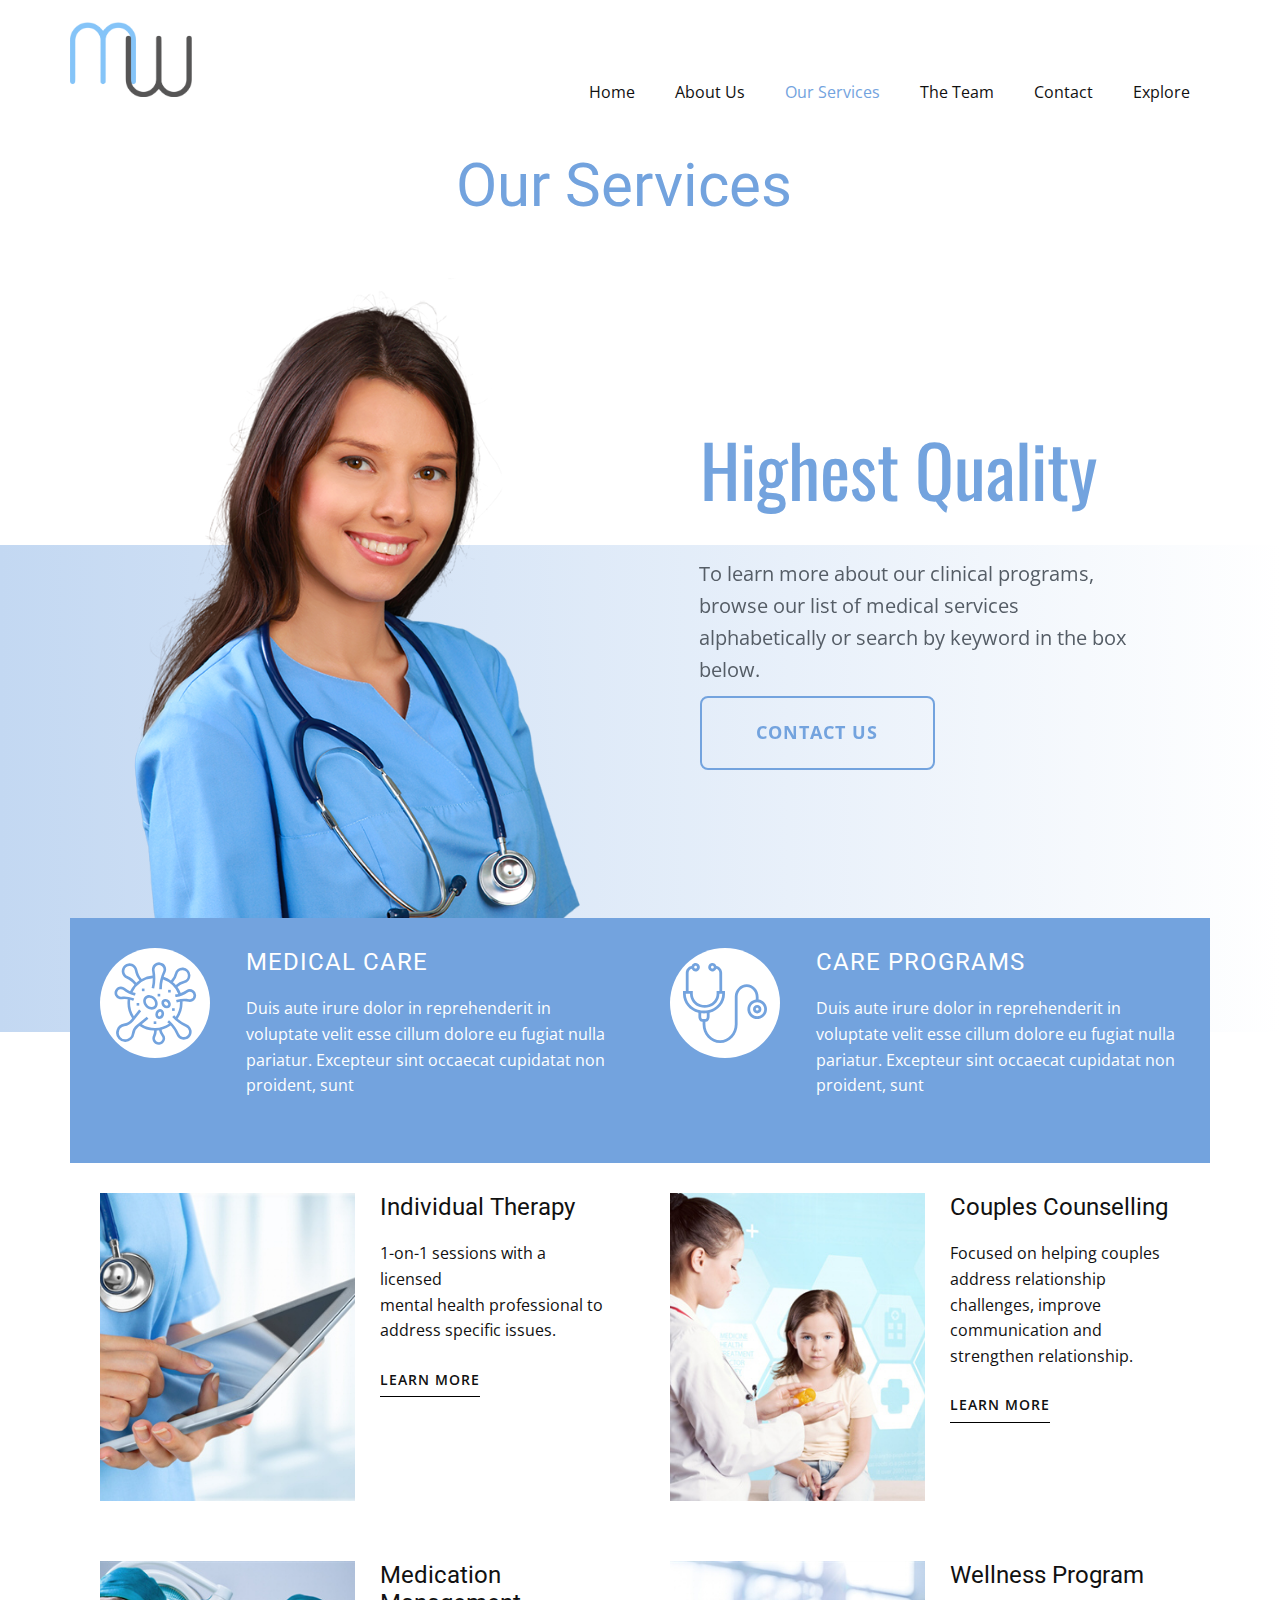
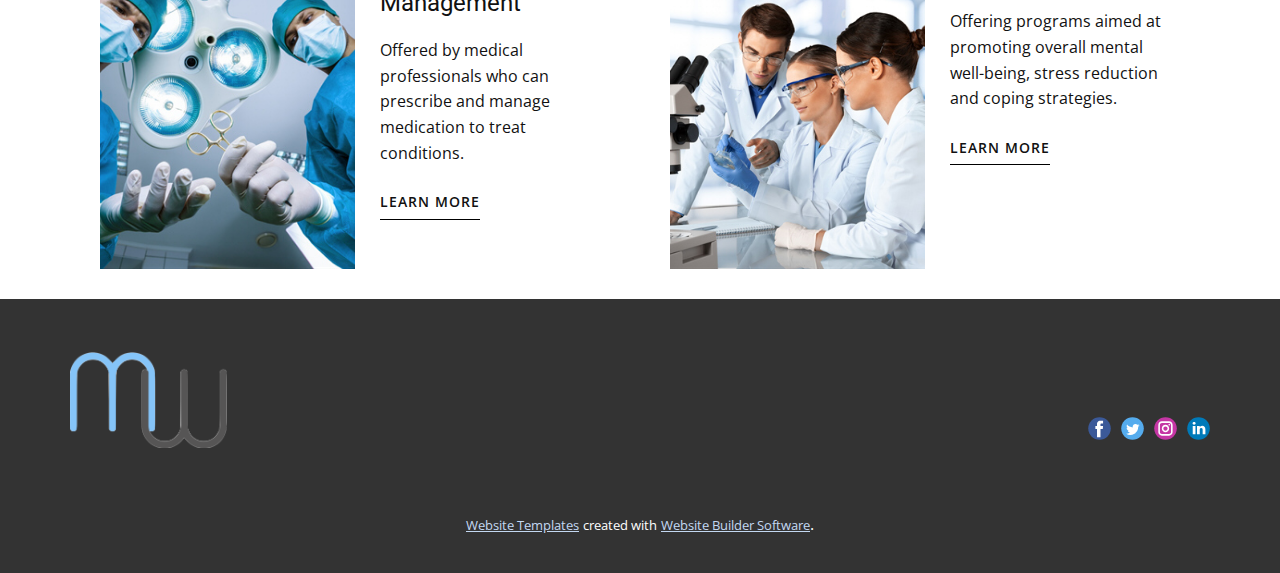
<file: Our-Services.html>
<!DOCTYPE html>
<html style="font-size: 16px;" lang="en"><head>
    <meta name="viewport" content="width=device-width, initial-scale=1.0">
    <meta charset="utf-8">
    <meta name="keywords" content="Highest Quality">
    <meta name="description" content="">
    <title>Our Services</title>
    <link rel="stylesheet" href="nicepage.css" media="screen">
<link rel="stylesheet" href="Our-Services.css" media="screen">
    <script class="u-script" type="text/javascript" src="jquery.js" defer=""></script>
    <script class="u-script" type="text/javascript" src="nicepage.js" defer=""></script>
    <meta name="generator" content="Nicepage 5.13.1, nicepage.com">
    <link id="u-theme-google-font" rel="stylesheet" href="https://fonts.googleapis.com/css?family=Roboto:100,100i,300,300i,400,400i,500,500i,700,700i,900,900i|Open+Sans:300,300i,400,400i,500,500i,600,600i,700,700i,800,800i">
    <link id="u-page-google-font" rel="stylesheet" href="https://fonts.googleapis.com/css?family=Oswald:200,300,400,500,600,700">
    
    
    
    
    <script type="application/ld+json">{
		"@context": "http://schema.org",
		"@type": "Organization",
		"name": "",
		"logo": "images/MindwellLogo.001.png",
		"sameAs": []
}</script>
    <meta name="theme-color" content="#73a3de">
    <meta property="og:title" content="Our Services">
    <meta property="og:type" content="website">
  <meta data-intl-tel-input-cdn-path="intlTelInput/"></head>
  <body class="u-body u-xl-mode" data-lang="en"><header class="u-clearfix u-header u-header" id="sec-f943"><div class="u-clearfix u-sheet u-sheet-1">
        <a href="https://nicepage.com" class="u-image u-logo u-image-1" data-image-width="669" data-image-height="409">
          <img src="images/MindwellLogo.001.png" class="u-logo-image u-logo-image-1">
        </a>
        <nav class="u-menu u-menu-hamburger u-offcanvas u-menu-1">
          <div class="menu-collapse" style="font-size: 1rem; letter-spacing: 0px;">
            <a class="u-button-style u-custom-left-right-menu-spacing u-custom-padding-bottom u-custom-top-bottom-menu-spacing u-nav-link u-text-active-palette-1-base u-text-hover-palette-2-base" href="#">
              <svg class="u-svg-link" viewBox="0 0 24 24"><use xmlns:xlink="http://www.w3.org/1999/xlink" xlink:href="#menu-hamburger"></use></svg>
              <svg class="u-svg-content" version="1.1" id="menu-hamburger" viewBox="0 0 16 16" x="0px" y="0px" xmlns:xlink="http://www.w3.org/1999/xlink" xmlns="http://www.w3.org/2000/svg"><g><rect y="1" width="16" height="2"></rect><rect y="7" width="16" height="2"></rect><rect y="13" width="16" height="2"></rect>
</g></svg>
            </a>
          </div>
          <div class="u-nav-container">
            <ul class="u-nav u-unstyled u-nav-1"><li class="u-nav-item"><a class="u-button-style u-nav-link u-text-active-palette-1-base u-text-hover-palette-2-base" href="Home.html" style="padding: 10px 20px;">Home</a>
</li><li class="u-nav-item"><a class="u-button-style u-nav-link u-text-active-palette-1-base u-text-hover-palette-2-base" href="About-Us.html" style="padding: 10px 20px;">About Us</a>
</li><li class="u-nav-item"><a class="u-button-style u-nav-link u-text-active-palette-1-base u-text-hover-palette-2-base" href="Our-Services.html" style="padding: 10px 20px;">Our Services</a>
</li><li class="u-nav-item"><a class="u-button-style u-nav-link u-text-active-palette-1-base u-text-hover-palette-2-base" href="The-Team.html" style="padding: 10px 20px;">The Team</a>
</li><li class="u-nav-item"><a class="u-button-style u-nav-link u-text-active-palette-1-base u-text-hover-palette-2-base" href="Contact.html" style="padding: 10px 20px;">Contact</a>
</li><li class="u-nav-item"><a class="u-button-style u-nav-link u-text-active-palette-1-base u-text-hover-palette-2-base" href="Explore.html" style="padding: 10px 20px;">Explore</a>
</li></ul>
          </div>
          <div class="u-nav-container-collapse">
            <div class="u-black u-container-style u-inner-container-layout u-opacity u-opacity-95 u-sidenav">
              <div class="u-inner-container-layout u-sidenav-overflow">
                <div class="u-menu-close"></div>
                <ul class="u-align-center u-nav u-popupmenu-items u-unstyled u-nav-2"><li class="u-nav-item"><a class="u-button-style u-nav-link" href="Home.html">Home</a>
</li><li class="u-nav-item"><a class="u-button-style u-nav-link" href="About-Us.html">About Us</a>
</li><li class="u-nav-item"><a class="u-button-style u-nav-link" href="Our-Services.html">Our Services</a>
</li><li class="u-nav-item"><a class="u-button-style u-nav-link" href="The-Team.html">The Team</a>
</li><li class="u-nav-item"><a class="u-button-style u-nav-link" href="Contact.html">Contact</a>
</li><li class="u-nav-item"><a class="u-button-style u-nav-link" href="Explore.html">Explore</a>
</li></ul>
              </div>
            </div>
            <div class="u-black u-menu-overlay u-opacity u-opacity-70"></div>
          </div>
        </nav>
      </div></header>
    <section class="u-clearfix u-section-1" id="sec-0b13">
      <div class="u-clearfix u-sheet u-sheet-1">
        <h2 class="u-text u-text-default u-text-palette-1-base u-text-1"> Our Services</h2>
      </div>
    </section>
    <section class="u-align-left u-clearfix u-gradient u-section-2" id="sec-6e6d">
      <div class="u-clearfix u-sheet u-sheet-1">
        <div class="u-clearfix u-expanded-width u-layout-wrap u-layout-wrap-1">
          <div class="u-layout" style="">
            <div class="u-layout-row" style="">
              <div class="u-align-center u-container-style u-image u-layout-cell u-left-cell u-size-30 u-image-1">
                <div class="u-container-layout u-valign-bottom u-container-layout-1"></div>
              </div>
              <div class="u-align-left u-container-style u-layout-cell u-right-cell u-size-30 u-layout-cell-2">
                <div class="u-container-layout u-valign-middle u-container-layout-2">
                  <h1 class="u-custom-font u-font-oswald u-text u-text-palette-1-base u-text-1" data-animation-name="fadeIn" data-animation-duration="1000" data-animation-direction="Down">Highest Quality</h1>
                  <p class="u-text u-text-palette-5-dark-2 u-text-2" data-animation-name="fadeIn" data-animation-duration="1000" data-animation-direction="Down" data-animation-delay="250">To learn more about our clinical programs, browse our list of medical services alphabetically or search by keyword in the box below.<br>
                  </p>
                  <a href="https://nicepage.cc" class="u-active-palette-1-base u-align-center u-border-2 u-border-active-palette-1-base u-border-hover-palette-1-base u-border-palette-1-base u-btn u-btn-round u-button-style u-hover-palette-1-base u-none u-radius-8 u-text-active-white u-text-hover-white u-btn-1" data-animation-name="fadeIn" data-animation-duration="1000" data-animation-direction="Up" data-animation-delay="500">Contact us</a>
                </div>
              </div>
            </div>
          </div>
        </div>
      </div>
    </section>
    <section class="u-clearfix u-section-3" id="sec-9248">
      <div class="u-clearfix u-sheet u-sheet-1">
        <div class="u-expanded-width u-list u-list-1">
          <div class="u-repeater u-repeater-1">
            <div class="u-container-style u-list-item u-palette-1-base u-repeater-item u-list-item-1">
              <div class="u-container-layout u-similar-container u-container-layout-1"><span class="u-icon u-icon-circle u-text-palette-1-base u-white u-icon-1" data-animation-name="rollIn" data-animation-duration="1000" data-animation-direction=""><svg class="u-svg-link" preserveAspectRatio="xMidYMin slice" viewBox="0 0 512 512" style=""><use xmlns:xlink="http://www.w3.org/1999/xlink" xlink:href="#svg-db21"></use></svg><svg class="u-svg-content" viewBox="0 0 512 512" id="svg-db21"><path d="m506.254 204.962a38.413 38.413 0 0 0 -16.219-26.333 38.759 38.759 0 0 0 -43.792-.329 164.531 164.531 0 0 1 -33.361 17.5 168.2 168.2 0 0 0 -19.741-36.823 85.766 85.766 0 0 1 41.759-23.284 48.526 48.526 0 1 0 -58.6-58.6 85.754 85.754 0 0 1 -23.293 41.767 168.139 168.139 0 0 0 -43.737-22.214 211.161 211.161 0 0 1 10.461-26.176 43.46 43.46 0 1 0 -81.942-11.078 277.721 277.721 0 0 1 3.728 29.23 166.692 166.692 0 0 0 -66.937 20.388c-13.171-15.171-22.242-34.369-26.246-55.652a48 48 0 1 0 -66.251 52.964c19.876 8.589 36.607 21.678 48.511 37.878a167.39 167.39 0 0 0 -26.6 40.236 132.891 132.891 0 0 1 -30.9-19.342 38.74 38.74 0 0 0 -61.349 16.228 38.421 38.421 0 0 0 1.76 30.786 38.879 38.879 0 0 0 23.64 19.732 38.4 38.4 0 0 0 16.408 1.2 123.826 123.826 0 0 1 35.972.338 170.021 170.021 0 0 0 -1.525 22.622 166.749 166.749 0 0 0 28.516 93.667l-5.81 7.263c-10.634 13.292-26.267 22.07-44.019 24.709a56 56 0 0 0 -32.868 93.351 55.58 55.58 0 0 0 40.053 18.019c.382.007.762.011 1.143.011a55.994 55.994 0 0 0 55.45-48.437 67.188 67.188 0 0 1 24.889-43.517l6.979-5.583a166.578 166.578 0 0 0 88.174 28.422 59.891 59.891 0 0 1 -6.493 30.405 38.741 38.741 0 0 0 34.617 55.99 39.616 39.616 0 0 0 4.118-.216 38.741 38.741 0 0 0 26.251-62.643 59.76 59.76 0 0 1 -12.658-28.283 166 166 0 0 0 55.828-25.4 204.962 204.962 0 0 1 34.986 56.32 48 48 0 1 0 63.663-62.609 226.129 226.129 0 0 1 -56.838-35.617 166.287 166.287 0 0 0 30.019-95.852c0-3.271-.1-6.561-.287-9.848a132.817 132.817 0 0 1 36.4 2.211 38.739 38.739 0 0 0 46.145-43.4zm-114.4-124.11a32.526 32.526 0 1 1 39.289 39.289 101.885 101.885 0 0 0 -47.941 26.14q-5.475-6.346-11.574-12.155c-1.928-1.83-3.911-3.595-5.919-5.327a101.887 101.887 0 0 0 26.15-47.947zm-303.425 10.783a31.608 31.608 0 0 1 -12.259-9.378 32 32 0 1 1 49.99-39.964 31.61 31.61 0 0 1 6.449 14.024c4.36 23.169 14.081 44.242 28.206 61.228a169.814 169.814 0 0 0 -18.876 15.1c-13.463-17.535-31.876-31.662-53.51-41.01zm208.055 365.779a22.731 22.731 0 1 1 -38.151 4.035 75.9 75.9 0 0 0 8.186-37.769q7.115-.433 14.1-1.455a75.768 75.768 0 0 0 15.865 35.189zm178.239-225.308a22.612 22.612 0 0 1 -11.385.586c-23.1-4.759-48.441-3.676-73.29 3.131l-5.625 1.541 4.227 15.436 5.624-1.541q6.747-1.848 13.515-3.065c.132 2.607.211 5.216.211 7.81a150.432 150.432 0 0 1 -25.817 84.771c-2.083-2.124-4.127-4.277-6.1-6.485l-3.24-3.621-11.924 10.67 3.24 3.62c21.277 23.78 48.253 43.007 80.18 57.145a32 32 0 1 1 -42.448 41.748c-12.98-30.691-31.184-56.652-54.108-77.162l-6.447-5.769-10.668 11.924 6.447 5.768q1.917 1.716 3.785 3.489a152.1 152.1 0 0 1 -165.4 2.855l40.246-32.2-9.994-12.494-60.389 48.309a83.119 83.119 0 0 0 -30.75 53.864 40 40 0 0 1 -69.04 21.695 40.186 40.186 0 0 1 -.15-54.059 39.578 39.578 0 0 1 23.623-12.607c21.76-3.239 40.994-14.085 54.158-30.541l48.537-60.672-12.494-9.994-32.2 40.246a150.843 150.843 0 0 1 -23.047-80.504 153.9 153.9 0 0 1 1.225-19.307q5.531 1.5 11.026 3.442l7.711 2.747 5.369-15.072-7.711-2.748c-23.465-8.36-47.786-11.078-70.333-7.855a22.741 22.741 0 0 1 -24.518-30.383 22.741 22.741 0 0 1 35.993-9.51c18.01 15.226 40.787 26.4 65.864 32.3l5.677 1.337 3.668-15.574-5.678-1.337c-4.55-1.071-9.007-2.341-13.363-3.781a151.9 151.9 0 0 1 123.285-85.618 228.879 228.879 0 0 1 -5.875 54.813l-1.14 4.886 15.578 3.648 1.145-4.884c7.839-33.437 8.382-69.292 1.614-106.568a27.506 27.506 0 0 1 -.238-8.191 27.464 27.464 0 1 1 52.02 15.186c-14.943 31.053-23.014 66.735-23.34 103.188l-.044 5.015 16 .141.044-5.015a236.979 236.979 0 0 1 6.892-54.81 152.284 152.284 0 0 1 92.747 88.626c-4.216 1.086-8.451 1.977-12.7 2.647l-6.677 1.053 2.493 15.805 6.676-1.053c23.337-3.68 46.146-12.954 67.794-27.567a22.743 22.743 0 0 1 35.222 15.68 22.822 22.822 0 0 1 -15.703 24.865z"></path><path d="m272.174 255.34c-1.268-11.415-6.832-22.567-15.666-31.4s-19.987-14.4-31.4-15.667c-12.079-1.34-23.026 2.213-30.825 10.01s-11.351 18.745-10.01 30.825c1.269 11.415 6.833 22.567 15.667 31.4s19.987 14.4 31.4 15.666a44.892 44.892 0 0 0 4.941.277c10.107 0 19.164-3.568 25.882-10.287 7.798-7.797 11.354-18.744 10.011-30.824zm-21.323 19.51c-4.289 4.289-10.588 6.215-17.744 5.42-7.817-.868-15.578-4.8-21.853-11.078s-10.21-14.036-11.079-21.853c-.8-7.152 1.131-13.454 5.422-17.744 3.658-3.658 8.776-5.6 14.638-5.6a28.19 28.19 0 0 1 3.106.175c7.817.869 15.578 4.8 21.853 11.079s10.21 14.036 11.078 21.853c.794 7.156-1.131 13.458-5.421 17.748z"></path><path d="m322.366 231.178a23.869 23.869 0 0 0 -27.188 27.188 33.967 33.967 0 0 0 9.965 20.047 33.3 33.3 0 0 0 23.227 10.087 24.084 24.084 0 0 0 17.287-6.847c10.275-10.275 8.82-28.45-3.244-40.515a33.971 33.971 0 0 0 -20.047-9.96zm11.977 39.165c-3.965 3.969-12.158 2.483-17.887-3.244a18.2 18.2 0 0 1 -5.376-10.5c-.2-1.767-.181-5.077 2.132-7.389a8.358 8.358 0 0 1 6.014-2.21 12.379 12.379 0 0 1 1.374.077 18.2 18.2 0 0 1 10.5 5.375c5.726 5.732 7.212 13.923 3.243 17.891z"></path><path d="m294.616 293.888a24.776 24.776 0 0 0 -21.318 3.1 33.973 33.973 0 0 0 -13.508 17.852c-5.426 16.176 1.368 33.1 15.146 37.718a22.692 22.692 0 0 0 7.231 1.176c11.631 0 23.1-8.746 27.6-22.133 5.421-16.172-1.373-33.091-15.151-37.713zm-.023 32.628c-2.576 7.68-9.245 12.666-14.57 10.875s-7.639-9.781-5.063-17.46a18.21 18.21 0 0 1 7-9.491 10.244 10.244 0 0 1 5.343-1.741 6.928 6.928 0 0 1 2.221.359c5.326 1.784 7.645 9.78 5.069 17.458z"></path><path d="m176 168h16v16h-16z"></path><path d="m336 176h16v16h-16z"></path><path d="m248 368h16v16h-16z"></path><path d="m360 288h16v16h-16z"></path><path d="m272 200h16v16h-16z"></path><path d="m144 256h16v16h-16z"></path></svg></span>
                <div class="u-container-style u-group u-group-1">
                  <div class="u-container-layout u-valign-top u-container-layout-2">
                    <h4 class="u-text u-text-1">Medical Care</h4>
                    <p class="u-text u-text-2">Duis aute irure dolor in reprehenderit in voluptate velit esse cillum dolore eu fugiat nulla pariatur. Excepteur sint occaecat cupidatat non proident, sunt</p>
                  </div>
                </div>
              </div>
            </div>
            <div class="u-container-style u-list-item u-palette-1-base u-repeater-item u-video-cover u-list-item-2">
              <div class="u-container-layout u-similar-container u-container-layout-3"><span class="u-icon u-icon-circle u-text-palette-1-base u-white u-icon-2" data-animation-name="rollIn" data-animation-duration="1000" data-animation-direction=""><svg class="u-svg-link" preserveAspectRatio="xMidYMin slice" viewBox="0 0 480.007 480.007" style=""><use xmlns:xlink="http://www.w3.org/1999/xlink" xlink:href="#svg-d648"></use></svg><svg class="u-svg-content" viewBox="0 0 480.007 480.007" x="0px" y="0px" id="svg-d648" style="enable-background:new 0 0 480.007 480.007;"><g><g><path d="M479.426,267.581c-3.547-24.574-22.852-43.879-47.426-47.426v-14.544c0-40.128-30.504-72.8-68-72.8    c-36.416,0-66.904,31.68-68,70.624h0.464l-0.464,0.08v157.656c0,50.4-37.68,91.328-84,91.328s-84-40.984-84-91.328v-13.656    c11.6,0,24-8.408,24-32v-20.12c51.344-13.128,88-57.216,88-107.2v-16.68h-16l-0.336-104.12    c-0.116-19.273-13.946-35.729-32.912-39.16c-4.091-12.533-17.568-19.377-30.102-15.285c-12.533,4.091-19.377,17.568-15.285,30.102    c4.091,12.533,17.568,19.377,30.102,15.285c6.711-2.191,12.108-7.24,14.741-13.79c10.249,2.916,17.349,12.24,17.432,22.896    L208,171.515h-16v16.912c-0.638,27.827-19.294,52.009-46.048,59.688c-14.315,4.542-29.685,4.542-44,0    C75.229,240.41,56.615,216.232,56,188.427v-16.912H32v-104c0.046-10.813,7.318-20.261,17.76-23.072    c4.869,12.395,18.864,18.495,31.259,13.626S99.514,39.204,94.645,26.81S75.78,8.315,63.386,13.184    c-6.716,2.639-11.898,8.146-14.122,15.011C30.091,31.471,16.053,48.064,16,67.515v104H0v16.64c0,50.04,36.68,94.144,88,107.24    v20.12c0,23.592,12.4,32,24,32v13.656c0,59.2,44.856,107.328,100,107.328s100-48.184,100-107.328V203.899    c0.8-30.36,24.144-55.064,52-55.064c28.672,0,52,25.472,52,56.8v14.52c-30.611,4.418-51.844,32.815-47.426,63.426    s32.815,51.844,63.426,47.426S483.844,298.191,479.426,267.581z M168,43.515c-4.418,0-8-3.582-8-8s3.582-8,8-8s8,3.582,8,8    S172.418,43.515,168,43.515z M72,27.515c4.418,0,8,3.582,8,8s-3.582,8-8,8s-8-3.582-8-8S67.582,27.515,72,27.515z M16,188.155    v-0.64h24v0.912c0.6,34.771,23.733,65.116,57.104,74.904c17.487,5.537,36.257,5.537,53.744,0    c33.387-9.775,56.541-40.121,57.152-74.904v-0.912h16v0.64c0,44.504-34.304,83.664-81.6,93.136    c-11.106,2.224-22.482,2.782-33.752,1.656c-3.71-0.36-7.398-0.918-11.048-1.672C50.304,271.819,16,232.659,16,188.155z     M112,331.515c-7.2,0-8-11.2-8-16v-16.976c0.64,0.08,1.296,0.112,1.944,0.176c0.8,0.088,1.6,0.152,2.4,0.224    c3.784,0.336,7.6,0.56,11.448,0.568h0.4c3.84,0,7.648-0.232,11.408-0.568c0.8-0.072,1.648-0.136,2.472-0.224    c0.632-0.072,1.288-0.096,1.92-0.176v16.976c0,4.8-0.8,16-8,16H112z M424,315.515c-22.091,0-40-17.909-40-40    c0-22.091,17.909-40,40-40c22.091,0,40,17.909,40,40C463.974,297.596,446.08,315.489,424,315.515z"></path>
</g>
</g><g><g><path d="M424,251.515c-13.255,0-24,10.745-24,24s10.745,24,24,24s24-10.745,24-24S437.255,251.515,424,251.515z M424,283.515    c-4.418,0-8-3.582-8-8s3.582-8,8-8s8,3.582,8,8S428.418,283.515,424,283.515z"></path>
</g>
</g></svg></span>
                <div class="u-container-style u-group u-group-2">
                  <div class="u-container-layout u-valign-top u-container-layout-4">
                    <h4 class="u-text u-text-default u-text-3">Care Programs</h4>
                    <p class="u-text u-text-4">Duis aute irure dolor in reprehenderit in voluptate velit esse cillum dolore eu fugiat nulla pariatur. Excepteur sint occaecat cupidatat non proident, sunt</p>
                  </div>
                </div>
              </div>
            </div>
          </div>
        </div>
        <div class="u-expanded-width u-list u-list-2">
          <div class="u-repeater u-repeater-2">
            <div class="u-container-style u-list-item u-repeater-item">
              <div class="u-container-layout u-similar-container u-valign-bottom u-container-layout-5">
                <img alt="" class="u-expanded-width-sm u-expanded-width-xs u-image u-image-default u-image-1" data-image-width="500" data-image-height="357" src="images/billionphotos-2542215.jpg">
                <div class="u-container-style u-expanded-width-sm u-expanded-width-xs u-group u-group-3">
                  <div class="u-container-layout u-valign-top u-container-layout-6">
                    <h4 class="u-text u-text-5"> Individual Therapy</h4>
                    <p class="u-text u-text-6">1-on-1 sessions with a licensed<br>mental health professional to<br>address specific issues.
                    </p>
                    <a href="https://nicepage.com/k/home-improvement-website-templates" class="u-border-1 u-border-active-palette-1-base u-border-black u-border-hover-palette-1-base u-border-no-left u-border-no-right u-border-no-top u-btn u-btn-rectangle u-button-style u-none u-text-active-palette-1-base u-text-body-color u-text-hover-palette-1-base u-btn-1">learn more</a>
                  </div>
                </div>
              </div>
            </div>
            <div class="u-container-style u-list-item u-repeater-item">
              <div class="u-container-layout u-similar-container u-valign-bottom u-container-layout-7">
                <img alt="" class="u-expanded-width-sm u-expanded-width-xs u-image u-image-default u-image-2" data-image-width="500" data-image-height="333" src="images/billionphotos-3990237.jpg">
                <div class="u-container-style u-expanded-width-sm u-expanded-width-xs u-group u-group-4">
                  <div class="u-container-layout u-valign-top u-container-layout-8">
                    <h4 class="u-text u-text-7">Couples Counselling</h4>
                    <p class="u-text u-text-8">Focused on helping couples<br>address relationship challenges, improve communication and strengthen relationship.
                    </p>
                    <a href="https://nicepage.com/k/yoga-html-templates" class="u-border-1 u-border-active-palette-1-base u-border-black u-border-hover-palette-1-base u-border-no-left u-border-no-right u-border-no-top u-btn u-btn-rectangle u-button-style u-none u-text-active-palette-1-base u-text-body-color u-text-hover-palette-1-base u-btn-2">learn more</a>
                  </div>
                </div>
              </div>
            </div>
            <div class="u-container-style u-list-item u-repeater-item">
              <div class="u-container-layout u-similar-container u-valign-bottom u-container-layout-9">
                <img alt="" class="u-expanded-width-sm u-expanded-width-xs u-image u-image-default u-image-3" data-image-width="500" data-image-height="333" src="images/billionphotos-1233056.jpg">
                <div class="u-container-style u-expanded-width-sm u-expanded-width-xs u-group u-group-5">
                  <div class="u-container-layout u-valign-top u-container-layout-10">
                    <h4 class="u-text u-text-9">Medication Management</h4>
                    <p class="u-text u-text-10">Offered by medical professionals who can prescribe and manage medication to treat conditions.</p>
                    <a href="https://nicepage.one" class="u-border-1 u-border-active-palette-1-base u-border-black u-border-hover-palette-1-base u-border-no-left u-border-no-right u-border-no-top u-btn u-btn-rectangle u-button-style u-none u-text-active-palette-1-base u-text-body-color u-text-hover-palette-1-base u-btn-3">learn more</a>
                  </div>
                </div>
              </div>
            </div>
            <div class="u-container-style u-list-item u-repeater-item">
              <div class="u-container-layout u-similar-container u-valign-bottom u-container-layout-11">
                <img alt="" class="u-expanded-width-sm u-expanded-width-xs u-image u-image-default u-image-4" data-image-width="500" data-image-height="384" src="images/billionphotos-2337387.jpg">
                <div class="u-container-style u-expanded-width-sm u-expanded-width-xs u-group u-group-6">
                  <div class="u-container-layout u-valign-top u-container-layout-12">
                    <h4 class="u-text u-text-11">Wellness Program</h4>
                    <p class="u-text u-text-12">Offering programs aimed at promoting overall mental well-being, stress reduction and coping strategies.</p>
                    <a href="https://nicepage.com/k/university-website-templates" class="u-border-1 u-border-active-palette-1-base u-border-black u-border-hover-palette-1-base u-border-no-left u-border-no-right u-border-no-top u-btn u-btn-rectangle u-button-style u-none u-text-active-palette-1-base u-text-body-color u-text-hover-palette-1-base u-btn-4">learn more</a>
                  </div>
                </div>
              </div>
            </div>
          </div>
        </div>
      </div>
    </section>
    
    
    <footer class="u-align-center-md u-align-center-sm u-align-center-xs u-clearfix u-footer u-grey-80" id="sec-530e"><div class="u-clearfix u-sheet u-sheet-1">
        <a href="https://nicepage.com" class="u-image u-logo u-image-1" data-image-width="669" data-image-height="409">
          <img src="images/MindwellLogo.001.png" class="u-logo-image u-logo-image-1">
        </a>
        <div class="u-align-left u-social-icons u-spacing-10 u-social-icons-1">
          <a class="u-social-url" title="facebook" target="_blank" href=""><span class="u-icon u-social-facebook u-social-icon u-icon-1"><svg class="u-svg-link" preserveAspectRatio="xMidYMin slice" viewBox="0 0 112 112" style=""><use xmlns:xlink="http://www.w3.org/1999/xlink" xlink:href="#svg-e953"></use></svg><svg class="u-svg-content" viewBox="0 0 112 112" x="0" y="0" id="svg-e953"><circle fill="currentColor" cx="56.1" cy="56.1" r="55"></circle><path fill="#FFFFFF" d="M73.5,31.6h-9.1c-1.4,0-3.6,0.8-3.6,3.9v8.5h12.6L72,58.3H60.8v40.8H43.9V58.3h-8V43.9h8v-9.2
      c0-6.7,3.1-17,17-17h12.5v13.9H73.5z"></path></svg></span>
          </a>
          <a class="u-social-url" title="twitter" target="_blank" href=""><span class="u-icon u-social-icon u-social-twitter u-icon-2"><svg class="u-svg-link" preserveAspectRatio="xMidYMin slice" viewBox="0 0 112 112" style=""><use xmlns:xlink="http://www.w3.org/1999/xlink" xlink:href="#svg-9853"></use></svg><svg class="u-svg-content" viewBox="0 0 112 112" x="0" y="0" id="svg-9853"><circle fill="currentColor" class="st0" cx="56.1" cy="56.1" r="55"></circle><path fill="#FFFFFF" d="M83.8,47.3c0,0.6,0,1.2,0,1.7c0,17.7-13.5,38.2-38.2,38.2C38,87.2,31,85,25,81.2c1,0.1,2.1,0.2,3.2,0.2
      c6.3,0,12.1-2.1,16.7-5.7c-5.9-0.1-10.8-4-12.5-9.3c0.8,0.2,1.7,0.2,2.5,0.2c1.2,0,2.4-0.2,3.5-0.5c-6.1-1.2-10.8-6.7-10.8-13.1
      c0-0.1,0-0.1,0-0.2c1.8,1,3.9,1.6,6.1,1.7c-3.6-2.4-6-6.5-6-11.2c0-2.5,0.7-4.8,1.8-6.7c6.6,8.1,16.5,13.5,27.6,14
      c-0.2-1-0.3-2-0.3-3.1c0-7.4,6-13.4,13.4-13.4c3.9,0,7.3,1.6,9.8,4.2c3.1-0.6,5.9-1.7,8.5-3.3c-1,3.1-3.1,5.8-5.9,7.4
      c2.7-0.3,5.3-1,7.7-2.1C88.7,43,86.4,45.4,83.8,47.3z"></path></svg></span>
          </a>
          <a class="u-social-url" title="instagram" target="_blank" href=""><span class="u-icon u-social-icon u-social-instagram u-icon-3"><svg class="u-svg-link" preserveAspectRatio="xMidYMin slice" viewBox="0 0 112 112" style=""><use xmlns:xlink="http://www.w3.org/1999/xlink" xlink:href="#svg-4364"></use></svg><svg class="u-svg-content" viewBox="0 0 112 112" x="0" y="0" id="svg-4364"><circle fill="currentColor" cx="56.1" cy="56.1" r="55"></circle><path fill="#FFFFFF" d="M55.9,38.2c-9.9,0-17.9,8-17.9,17.9C38,66,46,74,55.9,74c9.9,0,17.9-8,17.9-17.9C73.8,46.2,65.8,38.2,55.9,38.2
      z M55.9,66.4c-5.7,0-10.3-4.6-10.3-10.3c-0.1-5.7,4.6-10.3,10.3-10.3c5.7,0,10.3,4.6,10.3,10.3C66.2,61.8,61.6,66.4,55.9,66.4z"></path><path fill="#FFFFFF" d="M74.3,33.5c-2.3,0-4.2,1.9-4.2,4.2s1.9,4.2,4.2,4.2s4.2-1.9,4.2-4.2S76.6,33.5,74.3,33.5z"></path><path fill="#FFFFFF" d="M73.1,21.3H38.6c-9.7,0-17.5,7.9-17.5,17.5v34.5c0,9.7,7.9,17.6,17.5,17.6h34.5c9.7,0,17.5-7.9,17.5-17.5V38.8
      C90.6,29.1,82.7,21.3,73.1,21.3z M83,73.3c0,5.5-4.5,9.9-9.9,9.9H38.6c-5.5,0-9.9-4.5-9.9-9.9V38.8c0-5.5,4.5-9.9,9.9-9.9h34.5
      c5.5,0,9.9,4.5,9.9,9.9V73.3z"></path></svg></span>
          </a>
          <a class="u-social-url" title="linkedin" target="_blank" href=""><span class="u-icon u-social-icon u-social-linkedin u-icon-4"><svg class="u-svg-link" preserveAspectRatio="xMidYMin slice" viewBox="0 0 112 112" style=""><use xmlns:xlink="http://www.w3.org/1999/xlink" xlink:href="#svg-7193"></use></svg><svg class="u-svg-content" viewBox="0 0 112 112" x="0" y="0" id="svg-7193"><circle fill="currentColor" cx="56.1" cy="56.1" r="55"></circle><path fill="#FFFFFF" d="M41.3,83.7H27.9V43.4h13.4V83.7z M34.6,37.9L34.6,37.9c-4.6,0-7.5-3.1-7.5-7c0-4,3-7,7.6-7s7.4,3,7.5,7
      C42.2,34.8,39.2,37.9,34.6,37.9z M89.6,83.7H76.2V62.2c0-5.4-1.9-9.1-6.8-9.1c-3.7,0-5.9,2.5-6.9,4.9c-0.4,0.9-0.4,2.1-0.4,3.3v22.5
      H48.7c0,0,0.2-36.5,0-40.3h13.4v5.7c1.8-2.7,5-6.7,12.1-6.7c8.8,0,15.4,5.8,15.4,18.1V83.7z"></path></svg></span>
          </a>
        </div>
      </div></footer>
    <section class="u-backlink u-clearfix u-grey-80">
      <a class="u-link" href="https://nicepage.com/website-templates" target="_blank">
        <span>Website Templates</span>
      </a>
      <p class="u-text">
        <span>created with</span>
      </p>
      <a class="u-link" href="" target="_blank">
        <span>Website Builder Software</span>
      </a>. 
    </section>
  
</body></html>
</file>
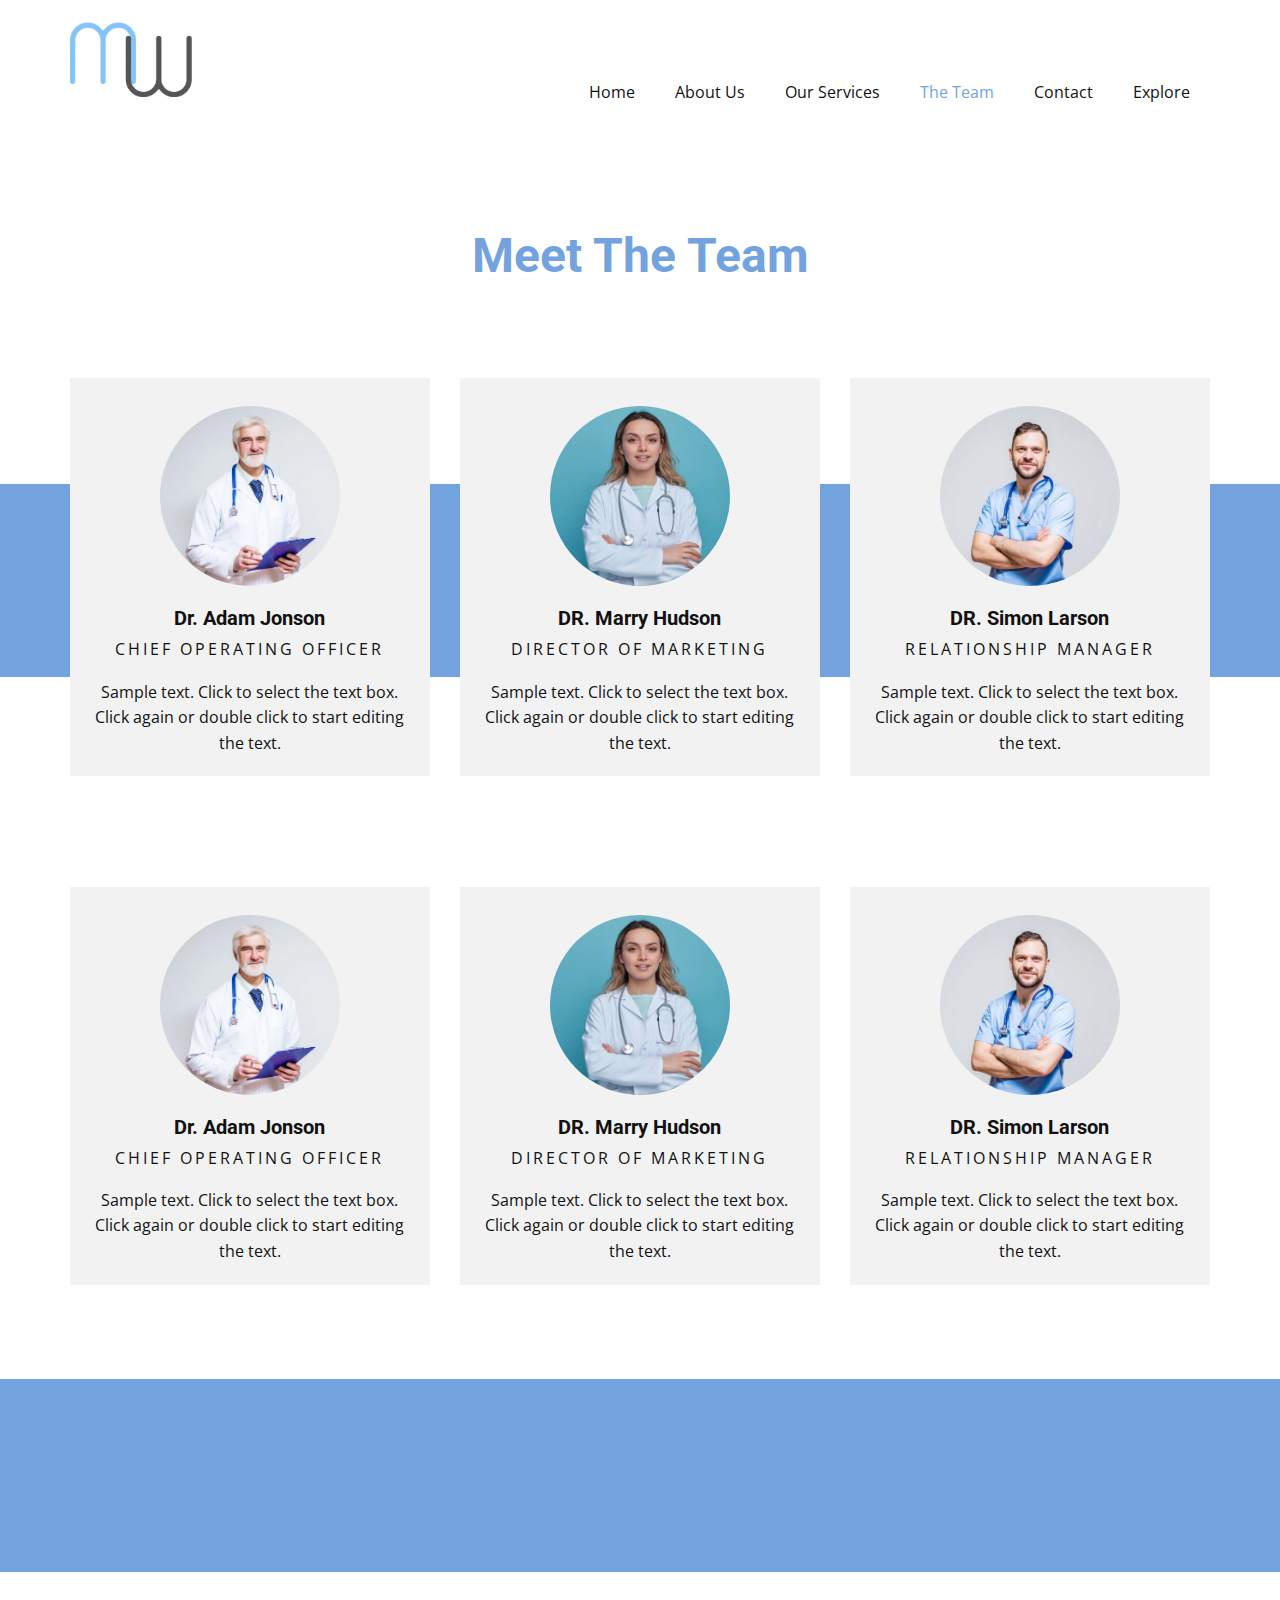
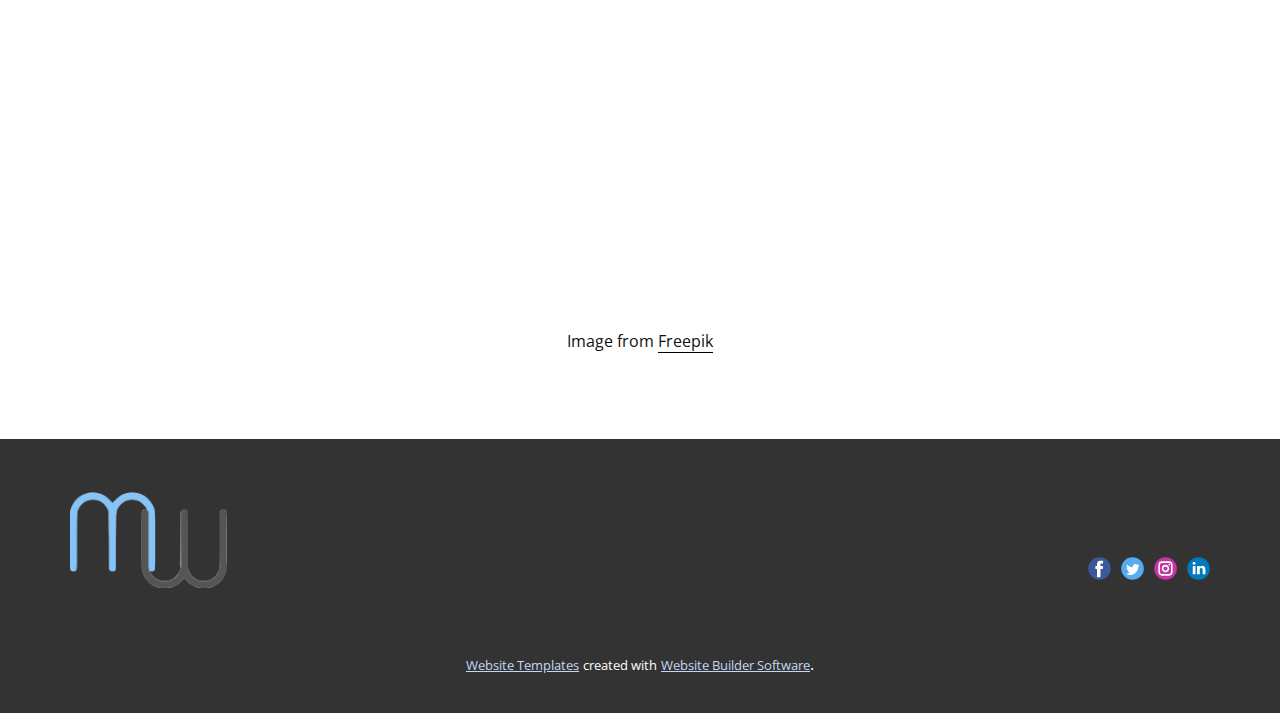
<file: The-Team.html>
<!DOCTYPE html>
<html style="font-size: 16px;" lang="en"><head>
    <meta name="viewport" content="width=device-width, initial-scale=1.0">
    <meta charset="utf-8">
    <meta name="keywords" content="Meet The Team">
    <meta name="description" content="">
    <title>The Team</title>
    <link rel="stylesheet" href="nicepage.css" media="screen">
<link rel="stylesheet" href="The-Team.css" media="screen">
    <script class="u-script" type="text/javascript" src="jquery.js" defer=""></script>
    <script class="u-script" type="text/javascript" src="nicepage.js" defer=""></script>
    <meta name="generator" content="Nicepage 5.13.1, nicepage.com">
    <link id="u-theme-google-font" rel="stylesheet" href="https://fonts.googleapis.com/css?family=Roboto:100,100i,300,300i,400,400i,500,500i,700,700i,900,900i|Open+Sans:300,300i,400,400i,500,500i,600,600i,700,700i,800,800i">
    
    
    
    
    <script type="application/ld+json">{
		"@context": "http://schema.org",
		"@type": "Organization",
		"name": "",
		"logo": "images/MindwellLogo.001.png",
		"sameAs": []
}</script>
    <meta name="theme-color" content="#73a3de">
    <meta property="og:title" content="The Team">
    <meta property="og:type" content="website">
  <meta data-intl-tel-input-cdn-path="intlTelInput/"></head>
  <body class="u-body u-xl-mode" data-lang="en"><header class="u-clearfix u-header u-header" id="sec-f943"><div class="u-clearfix u-sheet u-sheet-1">
        <a href="https://nicepage.com" class="u-image u-logo u-image-1" data-image-width="669" data-image-height="409">
          <img src="images/MindwellLogo.001.png" class="u-logo-image u-logo-image-1">
        </a>
        <nav class="u-menu u-menu-hamburger u-offcanvas u-menu-1">
          <div class="menu-collapse" style="font-size: 1rem; letter-spacing: 0px;">
            <a class="u-button-style u-custom-left-right-menu-spacing u-custom-padding-bottom u-custom-top-bottom-menu-spacing u-nav-link u-text-active-palette-1-base u-text-hover-palette-2-base" href="#">
              <svg class="u-svg-link" viewBox="0 0 24 24"><use xmlns:xlink="http://www.w3.org/1999/xlink" xlink:href="#menu-hamburger"></use></svg>
              <svg class="u-svg-content" version="1.1" id="menu-hamburger" viewBox="0 0 16 16" x="0px" y="0px" xmlns:xlink="http://www.w3.org/1999/xlink" xmlns="http://www.w3.org/2000/svg"><g><rect y="1" width="16" height="2"></rect><rect y="7" width="16" height="2"></rect><rect y="13" width="16" height="2"></rect>
</g></svg>
            </a>
          </div>
          <div class="u-nav-container">
            <ul class="u-nav u-unstyled u-nav-1"><li class="u-nav-item"><a class="u-button-style u-nav-link u-text-active-palette-1-base u-text-hover-palette-2-base" href="Home.html" style="padding: 10px 20px;">Home</a>
</li><li class="u-nav-item"><a class="u-button-style u-nav-link u-text-active-palette-1-base u-text-hover-palette-2-base" href="About-Us.html" style="padding: 10px 20px;">About Us</a>
</li><li class="u-nav-item"><a class="u-button-style u-nav-link u-text-active-palette-1-base u-text-hover-palette-2-base" href="Our-Services.html" style="padding: 10px 20px;">Our Services</a>
</li><li class="u-nav-item"><a class="u-button-style u-nav-link u-text-active-palette-1-base u-text-hover-palette-2-base" href="The-Team.html" style="padding: 10px 20px;">The Team</a>
</li><li class="u-nav-item"><a class="u-button-style u-nav-link u-text-active-palette-1-base u-text-hover-palette-2-base" href="Contact.html" style="padding: 10px 20px;">Contact</a>
</li><li class="u-nav-item"><a class="u-button-style u-nav-link u-text-active-palette-1-base u-text-hover-palette-2-base" href="Explore.html" style="padding: 10px 20px;">Explore</a>
</li></ul>
          </div>
          <div class="u-nav-container-collapse">
            <div class="u-black u-container-style u-inner-container-layout u-opacity u-opacity-95 u-sidenav">
              <div class="u-inner-container-layout u-sidenav-overflow">
                <div class="u-menu-close"></div>
                <ul class="u-align-center u-nav u-popupmenu-items u-unstyled u-nav-2"><li class="u-nav-item"><a class="u-button-style u-nav-link" href="Home.html">Home</a>
</li><li class="u-nav-item"><a class="u-button-style u-nav-link" href="About-Us.html">About Us</a>
</li><li class="u-nav-item"><a class="u-button-style u-nav-link" href="Our-Services.html">Our Services</a>
</li><li class="u-nav-item"><a class="u-button-style u-nav-link" href="The-Team.html">The Team</a>
</li><li class="u-nav-item"><a class="u-button-style u-nav-link" href="Contact.html">Contact</a>
</li><li class="u-nav-item"><a class="u-button-style u-nav-link" href="Explore.html">Explore</a>
</li></ul>
              </div>
            </div>
            <div class="u-black u-menu-overlay u-opacity u-opacity-70"></div>
          </div>
        </nav>
      </div></header>
    <section class="u-align-center u-clearfix u-section-1" id="sec-91ef">
      <h2 class="u-text u-text-default u-text-palette-1-base u-text-1">Meet The Team</h2>
      <div class="u-expanded-width u-palette-1-base u-shape u-shape-rectangle u-shape-1"></div>
      <div class="u-list u-list-1">
        <div class="u-repeater u-repeater-1">
          <div class="u-align-center u-container-style u-grey-5 u-list-item u-repeater-item">
            <div class="u-container-layout u-similar-container u-container-layout-1">
              <div alt="" class="u-image u-image-circle u-image-1" data-image-width="420" data-image-height="420"></div>
              <h5 class="u-text u-text-default u-text-2">Dr. Adam Jonson</h5>
              <h6 class="u-custom-font u-text u-text-default u-text-font u-text-3"> Chief Operating Officer</h6>
              <p class="u-text u-text-4">Sample text. Click to select the text box. Click again or double click to start editing the text.</p>
            </div>
          </div>
          <div class="u-align-center u-container-style u-grey-5 u-list-item u-repeater-item u-list-item-2">
            <div class="u-container-layout u-similar-container u-container-layout-2">
              <div alt="" class="u-image u-image-circle u-image-2" data-image-width="420" data-image-height="420"></div>
              <h5 class="u-text u-text-default u-text-5">DR. Marry Hudson</h5>
              <h6 class="u-custom-font u-text u-text-default u-text-font u-text-6"> Director of Marketing</h6>
              <p class="u-text u-text-7">Sample text. Click to select the text box. Click again or double click to start editing the text.</p>
            </div>
          </div>
          <div class="u-align-center u-container-style u-grey-5 u-list-item u-repeater-item">
            <div class="u-container-layout u-similar-container u-container-layout-3">
              <div alt="" class="u-image u-image-circle u-image-3" data-image-width="420" data-image-height="420"></div>
              <h5 class="u-text u-text-default u-text-8">DR. Simon Larson</h5>
              <h6 class="u-custom-font u-text u-text-default u-text-font u-text-9"> Relationship Manager</h6>
              <p class="u-text u-text-10">Sample text. Click to select the text box. Click again or double click to start editing the text.</p>
            </div>
          </div>
        </div>
      </div>
    </section>
    <section class="u-clearfix u-section-2" id="sec-8eb3">
      <div class="u-clearfix u-sheet u-sheet-1">
        <div class="u-expanded-width u-list u-list-1">
          <div class="u-repeater u-repeater-1">
            <div class="u-align-center u-container-style u-grey-5 u-list-item u-repeater-item">
              <div class="u-container-layout u-similar-container u-container-layout-1">
                <div alt="" class="u-image u-image-circle u-image-1" data-image-width="420" data-image-height="420"></div>
                <h5 class="u-text u-text-default u-text-1">Dr. Adam Jonson</h5>
                <h6 class="u-custom-font u-text u-text-default u-text-font u-text-2"> Chief Operating Officer</h6>
                <p class="u-text u-text-3">Sample text. Click to select the text box. Click again or double click to start editing the text.</p>
              </div>
            </div>
            <div class="u-align-center u-container-style u-grey-5 u-list-item u-repeater-item u-list-item-2">
              <div class="u-container-layout u-similar-container u-container-layout-2">
                <div alt="" class="u-image u-image-circle u-image-2" data-image-width="420" data-image-height="420"></div>
                <h5 class="u-text u-text-default u-text-4">DR. Marry Hudson</h5>
                <h6 class="u-custom-font u-text u-text-default u-text-font u-text-5"> Director of Marketing</h6>
                <p class="u-text u-text-6">Sample text. Click to select the text box. Click again or double click to start editing the text.</p>
              </div>
            </div>
            <div class="u-align-center u-container-style u-grey-5 u-list-item u-repeater-item">
              <div class="u-container-layout u-similar-container u-container-layout-3">
                <div alt="" class="u-image u-image-circle u-image-3" data-image-width="420" data-image-height="420"></div>
                <h5 class="u-text u-text-default u-text-7">DR. Simon Larson</h5>
                <h6 class="u-custom-font u-text u-text-default u-text-font u-text-8"> Relationship Manager</h6>
                <p class="u-text u-text-9">Sample text. Click to select the text box. Click again or double click to start editing the text.</p>
              </div>
            </div>
          </div>
        </div>
      </div>
    </section>
    <section class="u-align-center u-clearfix u-section-3" id="sec-cdd4">
      <div class="u-expanded-width u-palette-1-base u-shape u-shape-rectangle u-shape-1"></div>
      <p class="u-text u-text-default u-text-1">Image from <a href="https://www.freepik.com/photos/people" class="u-active-none u-border-1 u-border-active-palette-1-base u-border-black u-border-hover-palette-1-base u-border-no-left u-border-no-right u-border-no-top u-btn u-button-link u-button-style u-hover-none u-none u-text-body-color u-btn-1">Freepik</a>
      </p>
    </section>
    
    
    <footer class="u-align-center-md u-align-center-sm u-align-center-xs u-clearfix u-footer u-grey-80" id="sec-530e"><div class="u-clearfix u-sheet u-sheet-1">
        <a href="https://nicepage.com" class="u-image u-logo u-image-1" data-image-width="669" data-image-height="409">
          <img src="images/MindwellLogo.001.png" class="u-logo-image u-logo-image-1">
        </a>
        <div class="u-align-left u-social-icons u-spacing-10 u-social-icons-1">
          <a class="u-social-url" title="facebook" target="_blank" href=""><span class="u-icon u-social-facebook u-social-icon u-icon-1"><svg class="u-svg-link" preserveAspectRatio="xMidYMin slice" viewBox="0 0 112 112" style=""><use xmlns:xlink="http://www.w3.org/1999/xlink" xlink:href="#svg-e953"></use></svg><svg class="u-svg-content" viewBox="0 0 112 112" x="0" y="0" id="svg-e953"><circle fill="currentColor" cx="56.1" cy="56.1" r="55"></circle><path fill="#FFFFFF" d="M73.5,31.6h-9.1c-1.4,0-3.6,0.8-3.6,3.9v8.5h12.6L72,58.3H60.8v40.8H43.9V58.3h-8V43.9h8v-9.2
      c0-6.7,3.1-17,17-17h12.5v13.9H73.5z"></path></svg></span>
          </a>
          <a class="u-social-url" title="twitter" target="_blank" href=""><span class="u-icon u-social-icon u-social-twitter u-icon-2"><svg class="u-svg-link" preserveAspectRatio="xMidYMin slice" viewBox="0 0 112 112" style=""><use xmlns:xlink="http://www.w3.org/1999/xlink" xlink:href="#svg-9853"></use></svg><svg class="u-svg-content" viewBox="0 0 112 112" x="0" y="0" id="svg-9853"><circle fill="currentColor" class="st0" cx="56.1" cy="56.1" r="55"></circle><path fill="#FFFFFF" d="M83.8,47.3c0,0.6,0,1.2,0,1.7c0,17.7-13.5,38.2-38.2,38.2C38,87.2,31,85,25,81.2c1,0.1,2.1,0.2,3.2,0.2
      c6.3,0,12.1-2.1,16.7-5.7c-5.9-0.1-10.8-4-12.5-9.3c0.8,0.2,1.7,0.2,2.5,0.2c1.2,0,2.4-0.2,3.5-0.5c-6.1-1.2-10.8-6.7-10.8-13.1
      c0-0.1,0-0.1,0-0.2c1.8,1,3.9,1.6,6.1,1.7c-3.6-2.4-6-6.5-6-11.2c0-2.5,0.7-4.8,1.8-6.7c6.6,8.1,16.5,13.5,27.6,14
      c-0.2-1-0.3-2-0.3-3.1c0-7.4,6-13.4,13.4-13.4c3.9,0,7.3,1.6,9.8,4.2c3.1-0.6,5.9-1.7,8.5-3.3c-1,3.1-3.1,5.8-5.9,7.4
      c2.7-0.3,5.3-1,7.7-2.1C88.7,43,86.4,45.4,83.8,47.3z"></path></svg></span>
          </a>
          <a class="u-social-url" title="instagram" target="_blank" href=""><span class="u-icon u-social-icon u-social-instagram u-icon-3"><svg class="u-svg-link" preserveAspectRatio="xMidYMin slice" viewBox="0 0 112 112" style=""><use xmlns:xlink="http://www.w3.org/1999/xlink" xlink:href="#svg-4364"></use></svg><svg class="u-svg-content" viewBox="0 0 112 112" x="0" y="0" id="svg-4364"><circle fill="currentColor" cx="56.1" cy="56.1" r="55"></circle><path fill="#FFFFFF" d="M55.9,38.2c-9.9,0-17.9,8-17.9,17.9C38,66,46,74,55.9,74c9.9,0,17.9-8,17.9-17.9C73.8,46.2,65.8,38.2,55.9,38.2
      z M55.9,66.4c-5.7,0-10.3-4.6-10.3-10.3c-0.1-5.7,4.6-10.3,10.3-10.3c5.7,0,10.3,4.6,10.3,10.3C66.2,61.8,61.6,66.4,55.9,66.4z"></path><path fill="#FFFFFF" d="M74.3,33.5c-2.3,0-4.2,1.9-4.2,4.2s1.9,4.2,4.2,4.2s4.2-1.9,4.2-4.2S76.6,33.5,74.3,33.5z"></path><path fill="#FFFFFF" d="M73.1,21.3H38.6c-9.7,0-17.5,7.9-17.5,17.5v34.5c0,9.7,7.9,17.6,17.5,17.6h34.5c9.7,0,17.5-7.9,17.5-17.5V38.8
      C90.6,29.1,82.7,21.3,73.1,21.3z M83,73.3c0,5.5-4.5,9.9-9.9,9.9H38.6c-5.5,0-9.9-4.5-9.9-9.9V38.8c0-5.5,4.5-9.9,9.9-9.9h34.5
      c5.5,0,9.9,4.5,9.9,9.9V73.3z"></path></svg></span>
          </a>
          <a class="u-social-url" title="linkedin" target="_blank" href=""><span class="u-icon u-social-icon u-social-linkedin u-icon-4"><svg class="u-svg-link" preserveAspectRatio="xMidYMin slice" viewBox="0 0 112 112" style=""><use xmlns:xlink="http://www.w3.org/1999/xlink" xlink:href="#svg-7193"></use></svg><svg class="u-svg-content" viewBox="0 0 112 112" x="0" y="0" id="svg-7193"><circle fill="currentColor" cx="56.1" cy="56.1" r="55"></circle><path fill="#FFFFFF" d="M41.3,83.7H27.9V43.4h13.4V83.7z M34.6,37.9L34.6,37.9c-4.6,0-7.5-3.1-7.5-7c0-4,3-7,7.6-7s7.4,3,7.5,7
      C42.2,34.8,39.2,37.9,34.6,37.9z M89.6,83.7H76.2V62.2c0-5.4-1.9-9.1-6.8-9.1c-3.7,0-5.9,2.5-6.9,4.9c-0.4,0.9-0.4,2.1-0.4,3.3v22.5
      H48.7c0,0,0.2-36.5,0-40.3h13.4v5.7c1.8-2.7,5-6.7,12.1-6.7c8.8,0,15.4,5.8,15.4,18.1V83.7z"></path></svg></span>
          </a>
        </div>
      </div></footer>
    <section class="u-backlink u-clearfix u-grey-80">
      <a class="u-link" href="https://nicepage.com/website-templates" target="_blank">
        <span>Website Templates</span>
      </a>
      <p class="u-text">
        <span>created with</span>
      </p>
      <a class="u-link" href="" target="_blank">
        <span>Website Builder Software</span>
      </a>. 
    </section>
  
</body></html>
</file>
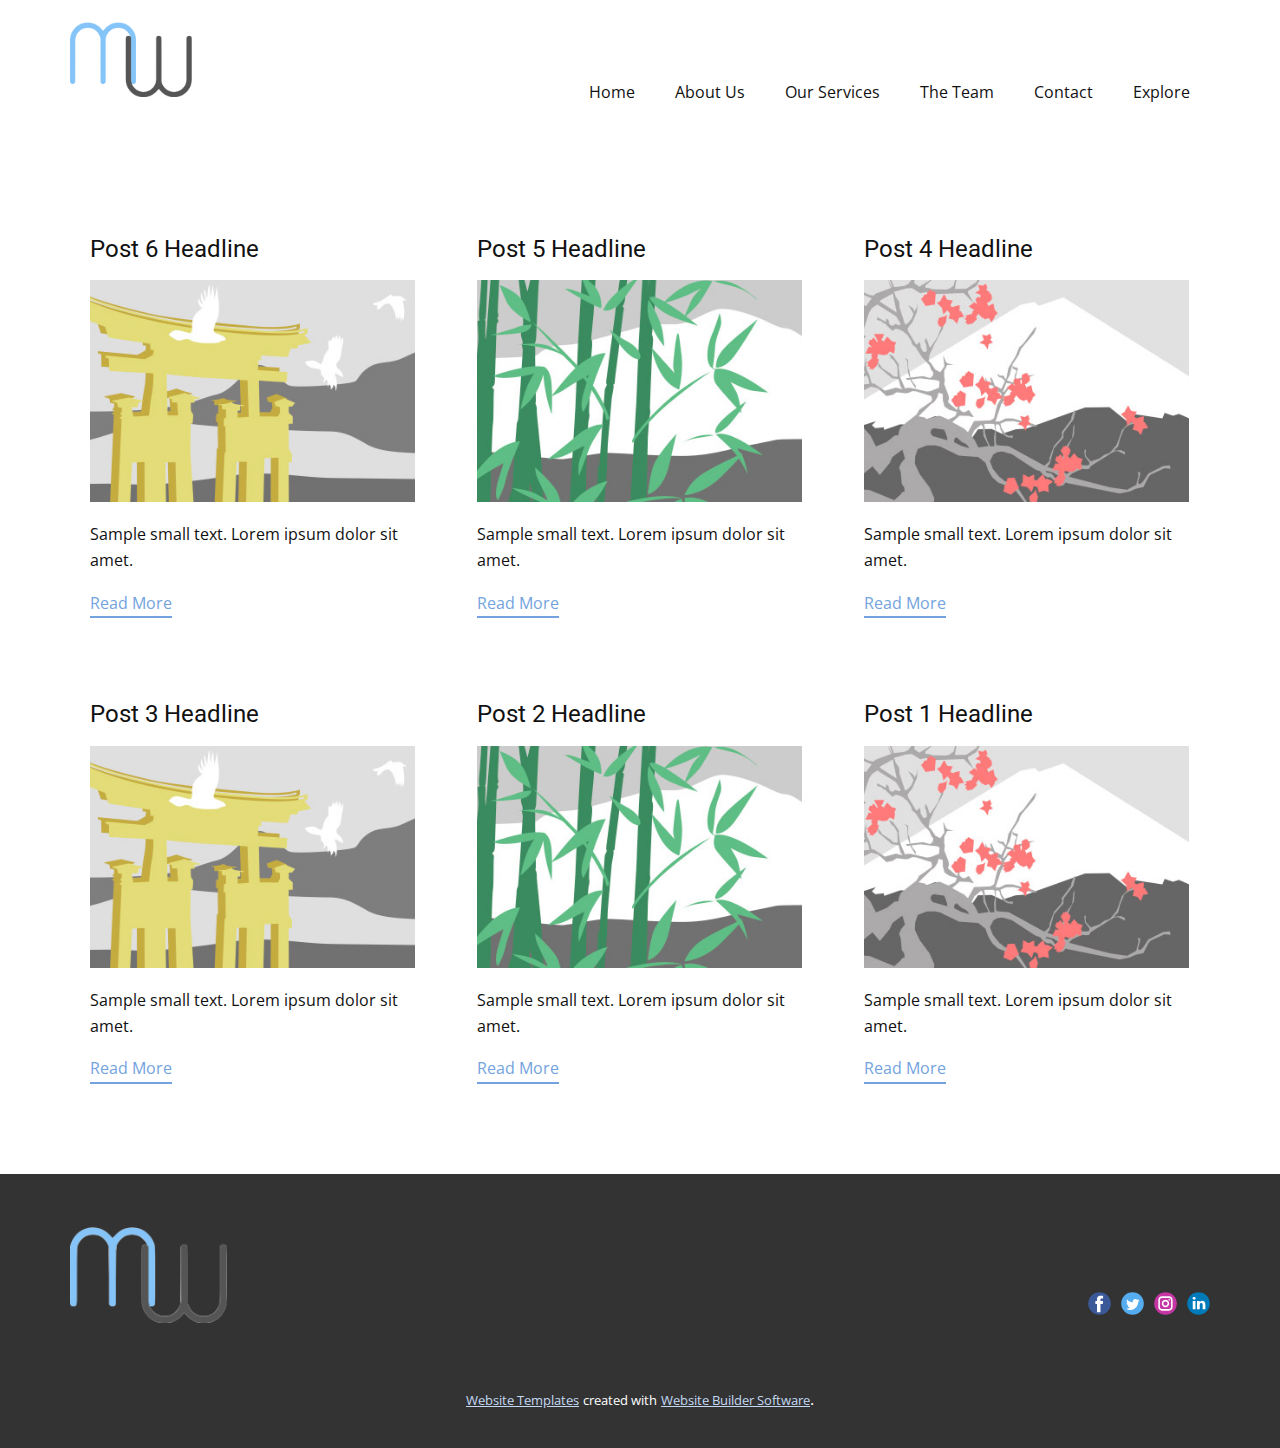
<file: blog/blog.html>
<!DOCTYPE html>
<html style="font-size: 16px;" lang="en"><head>
    <meta name="viewport" content="width=device-width, initial-scale=1.0">
    <meta charset="utf-8">
    <meta name="keywords" content="">
    <meta name="description" content="">
    <title>Blog Template</title>
    <link rel="stylesheet" href="../nicepage.css" media="screen">
<link rel="stylesheet" href="../Blog-Template.css" media="screen">
    <script class="u-script" type="text/javascript" src="../jquery.js" defer=""></script>
    <script class="u-script" type="text/javascript" src="../nicepage.js" defer=""></script>
    <meta name="generator" content="Nicepage 5.13.1, nicepage.com">
    <link id="u-theme-google-font" rel="stylesheet" href="https://fonts.googleapis.com/css?family=Roboto:100,100i,300,300i,400,400i,500,500i,700,700i,900,900i|Open+Sans:300,300i,400,400i,500,500i,600,600i,700,700i,800,800i">
    
    
    <script type="application/ld+json">{
		"@context": "http://schema.org",
		"@type": "Organization",
		"name": "",
		"logo": "images/MindwellLogo.001.png",
		"sameAs": []
}</script>
    <meta name="theme-color" content="#73a3de">
  <meta data-intl-tel-input-cdn-path="intlTelInput/"></head>
  <body class="u-body u-xl-mode" data-lang="en"><header class="u-clearfix u-header u-header" id="sec-f943"><div class="u-clearfix u-sheet u-sheet-1">
        <a href="https://nicepage.com" class="u-image u-logo u-image-1" data-image-width="669" data-image-height="409">
          <img src="../images/MindwellLogo.001.png" class="u-logo-image u-logo-image-1">
        </a>
        <nav class="u-menu u-menu-hamburger u-offcanvas u-menu-1">
          <div class="menu-collapse" style="font-size: 1rem; letter-spacing: 0px;">
            <a class="u-button-style u-custom-left-right-menu-spacing u-custom-padding-bottom u-custom-top-bottom-menu-spacing u-nav-link u-text-active-palette-1-base u-text-hover-palette-2-base" href="#">
              <svg class="u-svg-link" viewBox="0 0 24 24"><use xmlns:xlink="http://www.w3.org/1999/xlink" xlink:href="#menu-hamburger"></use></svg>
              <svg class="u-svg-content" version="1.1" id="menu-hamburger" viewBox="0 0 16 16" x="0px" y="0px" xmlns:xlink="http://www.w3.org/1999/xlink" xmlns="http://www.w3.org/2000/svg"><g><rect y="1" width="16" height="2"></rect><rect y="7" width="16" height="2"></rect><rect y="13" width="16" height="2"></rect>
</g></svg>
            </a>
          </div>
          <div class="u-nav-container">
            <ul class="u-nav u-unstyled u-nav-1"><li class="u-nav-item"><a class="u-button-style u-nav-link u-text-active-palette-1-base u-text-hover-palette-2-base" href="../Home.html" style="padding: 10px 20px;">Home</a>
</li><li class="u-nav-item"><a class="u-button-style u-nav-link u-text-active-palette-1-base u-text-hover-palette-2-base" href="../About-Us.html" style="padding: 10px 20px;">About Us</a>
</li><li class="u-nav-item"><a class="u-button-style u-nav-link u-text-active-palette-1-base u-text-hover-palette-2-base" href="../Our-Services.html" style="padding: 10px 20px;">Our Services</a>
</li><li class="u-nav-item"><a class="u-button-style u-nav-link u-text-active-palette-1-base u-text-hover-palette-2-base" href="../The-Team.html" style="padding: 10px 20px;">The Team</a>
</li><li class="u-nav-item"><a class="u-button-style u-nav-link u-text-active-palette-1-base u-text-hover-palette-2-base" href="../Contact.html" style="padding: 10px 20px;">Contact</a>
</li><li class="u-nav-item"><a class="u-button-style u-nav-link u-text-active-palette-1-base u-text-hover-palette-2-base" href="../Explore.html" style="padding: 10px 20px;">Explore</a>
</li></ul>
          </div>
          <div class="u-nav-container-collapse">
            <div class="u-black u-container-style u-inner-container-layout u-opacity u-opacity-95 u-sidenav">
              <div class="u-inner-container-layout u-sidenav-overflow">
                <div class="u-menu-close"></div>
                <ul class="u-align-center u-nav u-popupmenu-items u-unstyled u-nav-2"><li class="u-nav-item"><a class="u-button-style u-nav-link" href="../Home.html">Home</a>
</li><li class="u-nav-item"><a class="u-button-style u-nav-link" href="../About-Us.html">About Us</a>
</li><li class="u-nav-item"><a class="u-button-style u-nav-link" href="../Our-Services.html">Our Services</a>
</li><li class="u-nav-item"><a class="u-button-style u-nav-link" href="../The-Team.html">The Team</a>
</li><li class="u-nav-item"><a class="u-button-style u-nav-link" href="../Contact.html">Contact</a>
</li><li class="u-nav-item"><a class="u-button-style u-nav-link" href="../Explore.html">Explore</a>
</li></ul>
              </div>
            </div>
            <div class="u-black u-menu-overlay u-opacity u-opacity-70"></div>
          </div>
        </nav>
      </div></header>
    <section class="u-clearfix u-section-1" id="sec-d26e">
      <div class="u-clearfix u-sheet u-valign-middle u-sheet-1"><!--blog--><!--blog_options_json--><!--{"type":"Recent","source":"","tags":"","count":""}--><!--/blog_options_json-->
        <div class="u-blog u-expanded-width u-repeater u-repeater-1"><!--blog_post-->
          <div class="u-blog-post u-container-style u-repeater-item u-white u-repeater-item-1">
            <div class="u-container-layout u-similar-container u-valign-top u-container-layout-1"><!--blog_post_header-->
              <h4 class="u-blog-control u-text u-text-1">
                <a class="u-post-header-link" href="../blog/post-5.html">Post 6 Headline</a>
              </h4><!--/blog_post_header--><!--blog_post_image-->
              <a class="u-post-header-link" href="../blog/post-5.html"><img alt="" class="u-blog-control u-expanded-width u-image u-image-default u-image-1" src="../images/8ad73f3c.jpeg"></a><!--/blog_post_image--><!--blog_post_content-->
              <div class="u-blog-control u-post-content u-text u-text-2 fr-view">Sample small text. Lorem ipsum dolor sit amet.</div><!--/blog_post_content--><!--blog_post_readmore-->
              <a href="../blog/post-5.html" class="u-blog-control u-border-2 u-border-palette-1-base u-btn u-btn-rectangle u-button-style u-none u-btn-1"><!--blog_post_readmore_content--><!--options_json--><!--{"content":"","defaultValue":"Read More"}--><!--/options_json-->Read More<!--/blog_post_readmore_content--></a><!--/blog_post_readmore-->
            </div>
          </div><div class="u-blog-post u-container-style u-repeater-item u-video-cover u-white">
            <div class="u-container-layout u-similar-container u-valign-top u-container-layout-2"><!--blog_post_header-->
              <h4 class="u-blog-control u-text u-text-3">
                <a class="u-post-header-link" href="../blog/post-4.html">Post 5 Headline</a>
              </h4><!--/blog_post_header--><!--blog_post_image-->
              <a class="u-post-header-link" href="../blog/post-4.html"><img alt="" class="u-blog-control u-expanded-width u-image u-image-default u-image-2" src="../images/68f64b9d.jpeg"></a><!--/blog_post_image--><!--blog_post_content-->
              <div class="u-blog-control u-post-content u-text u-text-4 fr-view">Sample small text. Lorem ipsum dolor sit amet.</div><!--/blog_post_content--><!--blog_post_readmore-->
              <a href="../blog/post-4.html" class="u-blog-control u-border-2 u-border-palette-1-base u-btn u-btn-rectangle u-button-style u-none u-btn-2"><!--blog_post_readmore_content--><!--options_json--><!--{"content":"","defaultValue":"Read More"}--><!--/options_json-->Read More<!--/blog_post_readmore_content--></a><!--/blog_post_readmore-->
            </div>
          </div><div class="u-blog-post u-container-style u-repeater-item u-video-cover u-white">
            <div class="u-container-layout u-similar-container u-valign-top u-container-layout-3"><!--blog_post_header-->
              <h4 class="u-blog-control u-text u-text-5">
                <a class="u-post-header-link" href="../blog/post-3.html">Post 4 Headline</a>
              </h4><!--/blog_post_header--><!--blog_post_image-->
              <a class="u-post-header-link" href="../blog/post-3.html"><img alt="" class="u-blog-control u-expanded-width u-image u-image-default u-image-3" src="../images/0fd3416c.jpeg"></a><!--/blog_post_image--><!--blog_post_content-->
              <div class="u-blog-control u-post-content u-text u-text-6 fr-view">Sample small text. Lorem ipsum dolor sit amet.</div><!--/blog_post_content--><!--blog_post_readmore-->
              <a href="../blog/post-3.html" class="u-blog-control u-border-2 u-border-palette-1-base u-btn u-btn-rectangle u-button-style u-none u-btn-3"><!--blog_post_readmore_content--><!--options_json--><!--{"content":"","defaultValue":"Read More"}--><!--/options_json-->Read More<!--/blog_post_readmore_content--></a><!--/blog_post_readmore-->
            </div>
          </div><div class="u-blog-post u-container-style u-repeater-item u-white u-repeater-item-1">
            <div class="u-container-layout u-similar-container u-valign-top u-container-layout-1"><!--blog_post_header-->
              <h4 class="u-blog-control u-text u-text-1">
                <a class="u-post-header-link" href="../blog/post-2.html">Post 3 Headline</a>
              </h4><!--/blog_post_header--><!--blog_post_image-->
              <a class="u-post-header-link" href="../blog/post-2.html"><img alt="" class="u-blog-control u-expanded-width u-image u-image-default u-image-1" src="../images/8ad73f3c.jpeg"></a><!--/blog_post_image--><!--blog_post_content-->
              <div class="u-blog-control u-post-content u-text u-text-2 fr-view">Sample small text. Lorem ipsum dolor sit amet.</div><!--/blog_post_content--><!--blog_post_readmore-->
              <a href="../blog/post-2.html" class="u-blog-control u-border-2 u-border-palette-1-base u-btn u-btn-rectangle u-button-style u-none u-btn-1"><!--blog_post_readmore_content--><!--options_json--><!--{"content":"","defaultValue":"Read More"}--><!--/options_json-->Read More<!--/blog_post_readmore_content--></a><!--/blog_post_readmore-->
            </div>
          </div><div class="u-blog-post u-container-style u-repeater-item u-video-cover u-white">
            <div class="u-container-layout u-similar-container u-valign-top u-container-layout-2"><!--blog_post_header-->
              <h4 class="u-blog-control u-text u-text-3">
                <a class="u-post-header-link" href="../blog/post-1.html">Post 2 Headline</a>
              </h4><!--/blog_post_header--><!--blog_post_image-->
              <a class="u-post-header-link" href="../blog/post-1.html"><img alt="" class="u-blog-control u-expanded-width u-image u-image-default u-image-2" src="../images/68f64b9d.jpeg"></a><!--/blog_post_image--><!--blog_post_content-->
              <div class="u-blog-control u-post-content u-text u-text-4 fr-view">Sample small text. Lorem ipsum dolor sit amet.</div><!--/blog_post_content--><!--blog_post_readmore-->
              <a href="../blog/post-1.html" class="u-blog-control u-border-2 u-border-palette-1-base u-btn u-btn-rectangle u-button-style u-none u-btn-2"><!--blog_post_readmore_content--><!--options_json--><!--{"content":"","defaultValue":"Read More"}--><!--/options_json-->Read More<!--/blog_post_readmore_content--></a><!--/blog_post_readmore-->
            </div>
          </div><div class="u-blog-post u-container-style u-repeater-item u-video-cover u-white">
            <div class="u-container-layout u-similar-container u-valign-top u-container-layout-3"><!--blog_post_header-->
              <h4 class="u-blog-control u-text u-text-5">
                <a class="u-post-header-link" href="../blog/post.html">Post 1 Headline</a>
              </h4><!--/blog_post_header--><!--blog_post_image-->
              <a class="u-post-header-link" href="../blog/post.html"><img alt="" class="u-blog-control u-expanded-width u-image u-image-default u-image-3" src="../images/0fd3416c.jpeg"></a><!--/blog_post_image--><!--blog_post_content-->
              <div class="u-blog-control u-post-content u-text u-text-6 fr-view">Sample small text. Lorem ipsum dolor sit amet.</div><!--/blog_post_content--><!--blog_post_readmore-->
              <a href="../blog/post.html" class="u-blog-control u-border-2 u-border-palette-1-base u-btn u-btn-rectangle u-button-style u-none u-btn-3"><!--blog_post_readmore_content--><!--options_json--><!--{"content":"","defaultValue":"Read More"}--><!--/options_json-->Read More<!--/blog_post_readmore_content--></a><!--/blog_post_readmore-->
            </div>
          </div><!--/blog_post--><!--blog_post-->
          <!--/blog_post--><!--blog_post-->
          <!--/blog_post-->
        </div><!--/blog-->
      </div>
    </section>
    
    
    <footer class="u-align-center-md u-align-center-sm u-align-center-xs u-clearfix u-footer u-grey-80" id="sec-530e"><div class="u-clearfix u-sheet u-sheet-1">
        <a href="https://nicepage.com" class="u-image u-logo u-image-1" data-image-width="669" data-image-height="409">
          <img src="../images/MindwellLogo.001.png" class="u-logo-image u-logo-image-1">
        </a>
        <div class="u-align-left u-social-icons u-spacing-10 u-social-icons-1">
          <a class="u-social-url" title="facebook" target="_blank" href=""><span class="u-icon u-social-facebook u-social-icon u-icon-1"><svg class="u-svg-link" preserveAspectRatio="xMidYMin slice" viewBox="0 0 112 112" style=""><use xmlns:xlink="http://www.w3.org/1999/xlink" xlink:href="#svg-e953"></use></svg><svg class="u-svg-content" viewBox="0 0 112 112" x="0" y="0" id="svg-e953"><circle fill="currentColor" cx="56.1" cy="56.1" r="55"></circle><path fill="#FFFFFF" d="M73.5,31.6h-9.1c-1.4,0-3.6,0.8-3.6,3.9v8.5h12.6L72,58.3H60.8v40.8H43.9V58.3h-8V43.9h8v-9.2
      c0-6.7,3.1-17,17-17h12.5v13.9H73.5z"></path></svg></span>
          </a>
          <a class="u-social-url" title="twitter" target="_blank" href=""><span class="u-icon u-social-icon u-social-twitter u-icon-2"><svg class="u-svg-link" preserveAspectRatio="xMidYMin slice" viewBox="0 0 112 112" style=""><use xmlns:xlink="http://www.w3.org/1999/xlink" xlink:href="#svg-9853"></use></svg><svg class="u-svg-content" viewBox="0 0 112 112" x="0" y="0" id="svg-9853"><circle fill="currentColor" class="st0" cx="56.1" cy="56.1" r="55"></circle><path fill="#FFFFFF" d="M83.8,47.3c0,0.6,0,1.2,0,1.7c0,17.7-13.5,38.2-38.2,38.2C38,87.2,31,85,25,81.2c1,0.1,2.1,0.2,3.2,0.2
      c6.3,0,12.1-2.1,16.7-5.7c-5.9-0.1-10.8-4-12.5-9.3c0.8,0.2,1.7,0.2,2.5,0.2c1.2,0,2.4-0.2,3.5-0.5c-6.1-1.2-10.8-6.7-10.8-13.1
      c0-0.1,0-0.1,0-0.2c1.8,1,3.9,1.6,6.1,1.7c-3.6-2.4-6-6.5-6-11.2c0-2.5,0.7-4.8,1.8-6.7c6.6,8.1,16.5,13.5,27.6,14
      c-0.2-1-0.3-2-0.3-3.1c0-7.4,6-13.4,13.4-13.4c3.9,0,7.3,1.6,9.8,4.2c3.1-0.6,5.9-1.7,8.5-3.3c-1,3.1-3.1,5.8-5.9,7.4
      c2.7-0.3,5.3-1,7.7-2.1C88.7,43,86.4,45.4,83.8,47.3z"></path></svg></span>
          </a>
          <a class="u-social-url" title="instagram" target="_blank" href=""><span class="u-icon u-social-icon u-social-instagram u-icon-3"><svg class="u-svg-link" preserveAspectRatio="xMidYMin slice" viewBox="0 0 112 112" style=""><use xmlns:xlink="http://www.w3.org/1999/xlink" xlink:href="#svg-4364"></use></svg><svg class="u-svg-content" viewBox="0 0 112 112" x="0" y="0" id="svg-4364"><circle fill="currentColor" cx="56.1" cy="56.1" r="55"></circle><path fill="#FFFFFF" d="M55.9,38.2c-9.9,0-17.9,8-17.9,17.9C38,66,46,74,55.9,74c9.9,0,17.9-8,17.9-17.9C73.8,46.2,65.8,38.2,55.9,38.2
      z M55.9,66.4c-5.7,0-10.3-4.6-10.3-10.3c-0.1-5.7,4.6-10.3,10.3-10.3c5.7,0,10.3,4.6,10.3,10.3C66.2,61.8,61.6,66.4,55.9,66.4z"></path><path fill="#FFFFFF" d="M74.3,33.5c-2.3,0-4.2,1.9-4.2,4.2s1.9,4.2,4.2,4.2s4.2-1.9,4.2-4.2S76.6,33.5,74.3,33.5z"></path><path fill="#FFFFFF" d="M73.1,21.3H38.6c-9.7,0-17.5,7.9-17.5,17.5v34.5c0,9.7,7.9,17.6,17.5,17.6h34.5c9.7,0,17.5-7.9,17.5-17.5V38.8
      C90.6,29.1,82.7,21.3,73.1,21.3z M83,73.3c0,5.5-4.5,9.9-9.9,9.9H38.6c-5.5,0-9.9-4.5-9.9-9.9V38.8c0-5.5,4.5-9.9,9.9-9.9h34.5
      c5.5,0,9.9,4.5,9.9,9.9V73.3z"></path></svg></span>
          </a>
          <a class="u-social-url" title="linkedin" target="_blank" href=""><span class="u-icon u-social-icon u-social-linkedin u-icon-4"><svg class="u-svg-link" preserveAspectRatio="xMidYMin slice" viewBox="0 0 112 112" style=""><use xmlns:xlink="http://www.w3.org/1999/xlink" xlink:href="#svg-7193"></use></svg><svg class="u-svg-content" viewBox="0 0 112 112" x="0" y="0" id="svg-7193"><circle fill="currentColor" cx="56.1" cy="56.1" r="55"></circle><path fill="#FFFFFF" d="M41.3,83.7H27.9V43.4h13.4V83.7z M34.6,37.9L34.6,37.9c-4.6,0-7.5-3.1-7.5-7c0-4,3-7,7.6-7s7.4,3,7.5,7
      C42.2,34.8,39.2,37.9,34.6,37.9z M89.6,83.7H76.2V62.2c0-5.4-1.9-9.1-6.8-9.1c-3.7,0-5.9,2.5-6.9,4.9c-0.4,0.9-0.4,2.1-0.4,3.3v22.5
      H48.7c0,0,0.2-36.5,0-40.3h13.4v5.7c1.8-2.7,5-6.7,12.1-6.7c8.8,0,15.4,5.8,15.4,18.1V83.7z"></path></svg></span>
          </a>
        </div>
      </div></footer>
    <section class="u-backlink u-clearfix u-grey-80">
      <a class="u-link" href="https://nicepage.com/website-templates" target="_blank">
        <span>Website Templates</span>
      </a>
      <p class="u-text">
        <span>created with</span>
      </p>
      <a class="u-link" href="" target="_blank">
        <span>Website Builder Software</span>
      </a>. 
    </section>
  
</body></html>
</file>
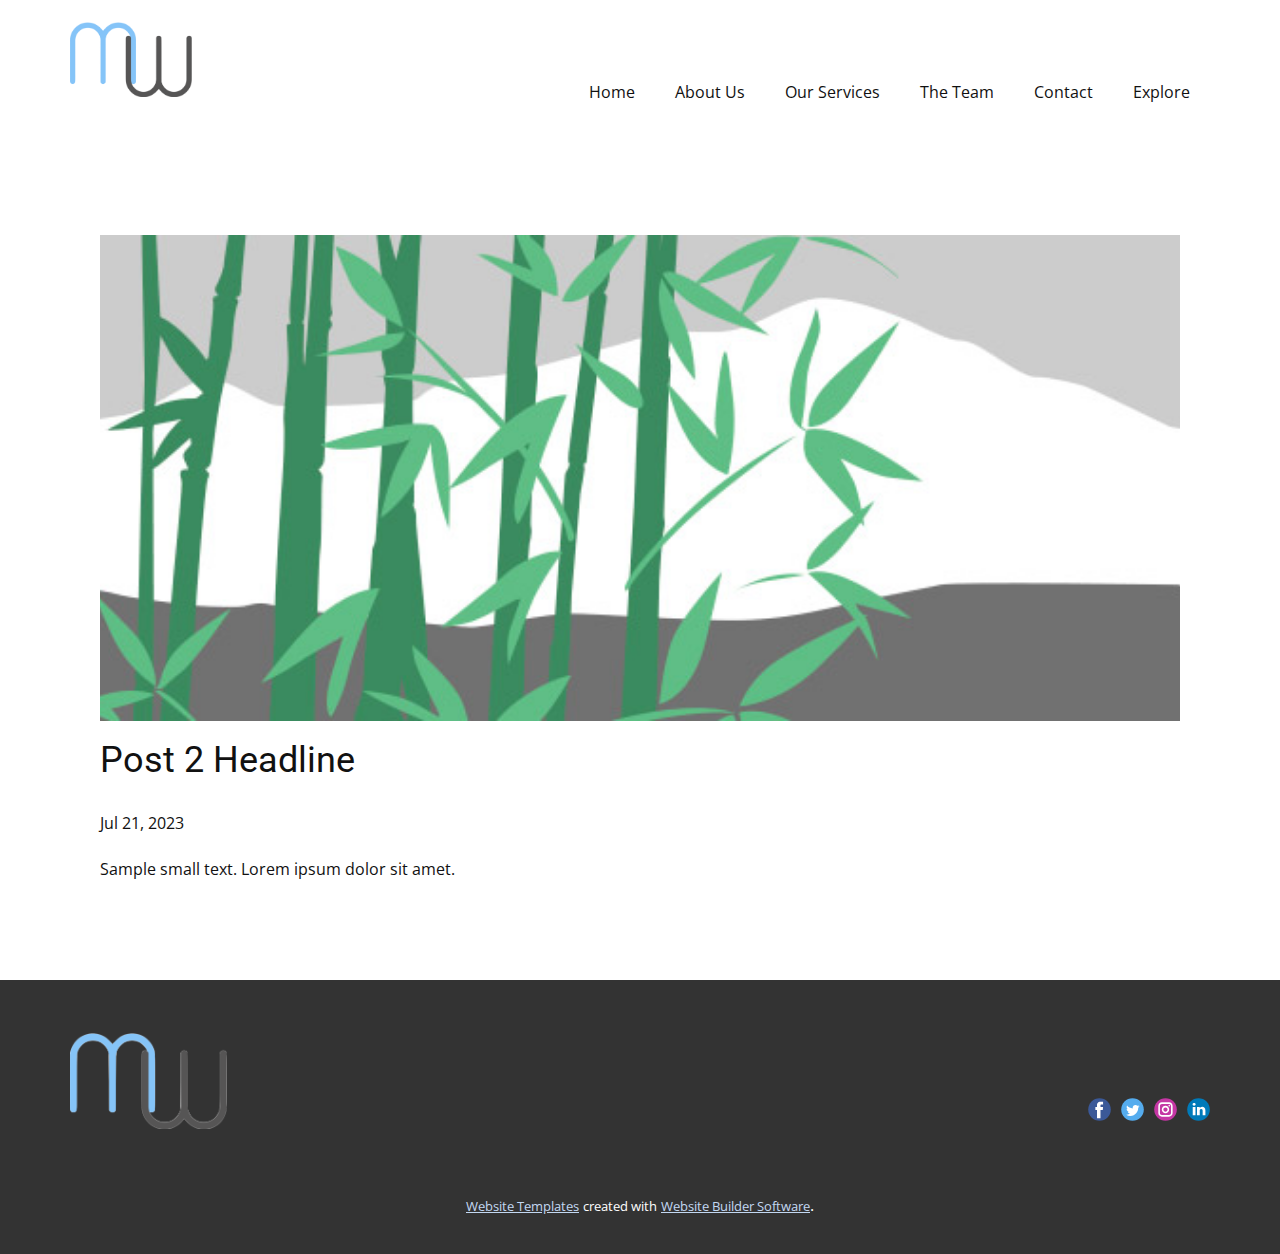
<file: blog/post-1.html>
<!DOCTYPE html>
<html style="font-size: 16px;" lang="en"><head>
    <meta name="viewport" content="width=device-width, initial-scale=1.0">
    <meta charset="utf-8">
    <meta name="keywords" content="Post 1 Headline">
    <meta name="description" content="">
    <title>Post 2 Headline</title>
    <link rel="stylesheet" href="../nicepage.css" media="screen">
<link rel="stylesheet" href="../Post-Template.css" media="screen">
    <script class="u-script" type="text/javascript" src="../jquery.js" defer=""></script>
    <script class="u-script" type="text/javascript" src="../nicepage.js" defer=""></script>
    <meta name="generator" content="Nicepage 5.13.1, nicepage.com">
    <link id="u-theme-google-font" rel="stylesheet" href="https://fonts.googleapis.com/css?family=Roboto:100,100i,300,300i,400,400i,500,500i,700,700i,900,900i|Open+Sans:300,300i,400,400i,500,500i,600,600i,700,700i,800,800i">
    
    
    <script type="application/ld+json">{
		"@context": "http://schema.org",
		"@type": "Organization",
		"name": "",
		"logo": "images/MindwellLogo.001.png",
		"sameAs": []
}</script>
    <meta name="theme-color" content="#73a3de">
  <meta data-intl-tel-input-cdn-path="intlTelInput/"></head>
  <body class="u-body u-xl-mode" data-lang="en"><header class="u-clearfix u-header u-header" id="sec-f943"><div class="u-clearfix u-sheet u-sheet-1">
        <a href="https://nicepage.com" class="u-image u-logo u-image-1" data-image-width="669" data-image-height="409">
          <img src="../images/MindwellLogo.001.png" class="u-logo-image u-logo-image-1">
        </a>
        <nav class="u-menu u-menu-hamburger u-offcanvas u-menu-1">
          <div class="menu-collapse" style="font-size: 1rem; letter-spacing: 0px;">
            <a class="u-button-style u-custom-left-right-menu-spacing u-custom-padding-bottom u-custom-top-bottom-menu-spacing u-nav-link u-text-active-palette-1-base u-text-hover-palette-2-base" href="#">
              <svg class="u-svg-link" viewBox="0 0 24 24"><use xmlns:xlink="http://www.w3.org/1999/xlink" xlink:href="#menu-hamburger"></use></svg>
              <svg class="u-svg-content" version="1.1" id="menu-hamburger" viewBox="0 0 16 16" x="0px" y="0px" xmlns:xlink="http://www.w3.org/1999/xlink" xmlns="http://www.w3.org/2000/svg"><g><rect y="1" width="16" height="2"></rect><rect y="7" width="16" height="2"></rect><rect y="13" width="16" height="2"></rect>
</g></svg>
            </a>
          </div>
          <div class="u-nav-container">
            <ul class="u-nav u-unstyled u-nav-1"><li class="u-nav-item"><a class="u-button-style u-nav-link u-text-active-palette-1-base u-text-hover-palette-2-base" href="../Home.html" style="padding: 10px 20px;">Home</a>
</li><li class="u-nav-item"><a class="u-button-style u-nav-link u-text-active-palette-1-base u-text-hover-palette-2-base" href="../About-Us.html" style="padding: 10px 20px;">About Us</a>
</li><li class="u-nav-item"><a class="u-button-style u-nav-link u-text-active-palette-1-base u-text-hover-palette-2-base" href="../Our-Services.html" style="padding: 10px 20px;">Our Services</a>
</li><li class="u-nav-item"><a class="u-button-style u-nav-link u-text-active-palette-1-base u-text-hover-palette-2-base" href="../The-Team.html" style="padding: 10px 20px;">The Team</a>
</li><li class="u-nav-item"><a class="u-button-style u-nav-link u-text-active-palette-1-base u-text-hover-palette-2-base" href="../Contact.html" style="padding: 10px 20px;">Contact</a>
</li><li class="u-nav-item"><a class="u-button-style u-nav-link u-text-active-palette-1-base u-text-hover-palette-2-base" href="../Explore.html" style="padding: 10px 20px;">Explore</a>
</li></ul>
          </div>
          <div class="u-nav-container-collapse">
            <div class="u-black u-container-style u-inner-container-layout u-opacity u-opacity-95 u-sidenav">
              <div class="u-inner-container-layout u-sidenav-overflow">
                <div class="u-menu-close"></div>
                <ul class="u-align-center u-nav u-popupmenu-items u-unstyled u-nav-2"><li class="u-nav-item"><a class="u-button-style u-nav-link" href="../Home.html">Home</a>
</li><li class="u-nav-item"><a class="u-button-style u-nav-link" href="../About-Us.html">About Us</a>
</li><li class="u-nav-item"><a class="u-button-style u-nav-link" href="../Our-Services.html">Our Services</a>
</li><li class="u-nav-item"><a class="u-button-style u-nav-link" href="../The-Team.html">The Team</a>
</li><li class="u-nav-item"><a class="u-button-style u-nav-link" href="../Contact.html">Contact</a>
</li><li class="u-nav-item"><a class="u-button-style u-nav-link" href="../Explore.html">Explore</a>
</li></ul>
              </div>
            </div>
            <div class="u-black u-menu-overlay u-opacity u-opacity-70"></div>
          </div>
        </nav>
      </div></header>
    <section class="u-align-center u-clearfix u-section-1" id="sec-6163">
      <div class="u-clearfix u-sheet u-valign-middle-md u-valign-middle-sm u-valign-middle-xs u-sheet-1"><!--post_details--><!--post_details_options_json--><!--{"source":""}--><!--/post_details_options_json--><!--blog_post-->
        <div class="u-container-style u-expanded-width u-post-details u-post-details-1">
          <div class="u-container-layout u-valign-middle u-container-layout-1"><!--blog_post_image-->
            <img alt="" class="u-blog-control u-expanded-width u-image u-image-default u-image-1" src="../images/68f64b9d.jpeg"><!--/blog_post_image--><!--blog_post_header-->
            <h2 class="u-blog-control u-text u-text-1">Post 2 Headline</h2><!--/blog_post_header--><!--blog_post_metadata-->
            <div class="u-blog-control u-metadata u-metadata-1"><!--blog_post_metadata_date-->
              <span class="u-meta-date u-meta-icon">Jul 21, 2023</span><!--/blog_post_metadata_date--><!--blog_post_metadata_category-->
              <!--/blog_post_metadata_category--><!--blog_post_metadata_comments-->
              <!--/blog_post_metadata_comments-->
            </div><!--/blog_post_metadata--><!--blog_post_content-->
            <div class="u-align-justify u-blog-control u-post-content u-text u-text-2 fr-view">
  Sample small text. Lorem ipsum dolor sit amet.
  </div><!--/blog_post_content-->
          </div>
        </div><!--/blog_post--><!--/post_details-->
      </div>
    </section>
    
    
    <footer class="u-align-center-md u-align-center-sm u-align-center-xs u-clearfix u-footer u-grey-80" id="sec-530e"><div class="u-clearfix u-sheet u-sheet-1">
        <a href="https://nicepage.com" class="u-image u-logo u-image-1" data-image-width="669" data-image-height="409">
          <img src="../images/MindwellLogo.001.png" class="u-logo-image u-logo-image-1">
        </a>
        <div class="u-align-left u-social-icons u-spacing-10 u-social-icons-1">
          <a class="u-social-url" title="facebook" target="_blank" href=""><span class="u-icon u-social-facebook u-social-icon u-icon-1"><svg class="u-svg-link" preserveAspectRatio="xMidYMin slice" viewBox="0 0 112 112" style=""><use xmlns:xlink="http://www.w3.org/1999/xlink" xlink:href="#svg-e953"></use></svg><svg class="u-svg-content" viewBox="0 0 112 112" x="0" y="0" id="svg-e953"><circle fill="currentColor" cx="56.1" cy="56.1" r="55"></circle><path fill="#FFFFFF" d="M73.5,31.6h-9.1c-1.4,0-3.6,0.8-3.6,3.9v8.5h12.6L72,58.3H60.8v40.8H43.9V58.3h-8V43.9h8v-9.2
      c0-6.7,3.1-17,17-17h12.5v13.9H73.5z"></path></svg></span>
          </a>
          <a class="u-social-url" title="twitter" target="_blank" href=""><span class="u-icon u-social-icon u-social-twitter u-icon-2"><svg class="u-svg-link" preserveAspectRatio="xMidYMin slice" viewBox="0 0 112 112" style=""><use xmlns:xlink="http://www.w3.org/1999/xlink" xlink:href="#svg-9853"></use></svg><svg class="u-svg-content" viewBox="0 0 112 112" x="0" y="0" id="svg-9853"><circle fill="currentColor" class="st0" cx="56.1" cy="56.1" r="55"></circle><path fill="#FFFFFF" d="M83.8,47.3c0,0.6,0,1.2,0,1.7c0,17.7-13.5,38.2-38.2,38.2C38,87.2,31,85,25,81.2c1,0.1,2.1,0.2,3.2,0.2
      c6.3,0,12.1-2.1,16.7-5.7c-5.9-0.1-10.8-4-12.5-9.3c0.8,0.2,1.7,0.2,2.5,0.2c1.2,0,2.4-0.2,3.5-0.5c-6.1-1.2-10.8-6.7-10.8-13.1
      c0-0.1,0-0.1,0-0.2c1.8,1,3.9,1.6,6.1,1.7c-3.6-2.4-6-6.5-6-11.2c0-2.5,0.7-4.8,1.8-6.7c6.6,8.1,16.5,13.5,27.6,14
      c-0.2-1-0.3-2-0.3-3.1c0-7.4,6-13.4,13.4-13.4c3.9,0,7.3,1.6,9.8,4.2c3.1-0.6,5.9-1.7,8.5-3.3c-1,3.1-3.1,5.8-5.9,7.4
      c2.7-0.3,5.3-1,7.7-2.1C88.7,43,86.4,45.4,83.8,47.3z"></path></svg></span>
          </a>
          <a class="u-social-url" title="instagram" target="_blank" href=""><span class="u-icon u-social-icon u-social-instagram u-icon-3"><svg class="u-svg-link" preserveAspectRatio="xMidYMin slice" viewBox="0 0 112 112" style=""><use xmlns:xlink="http://www.w3.org/1999/xlink" xlink:href="#svg-4364"></use></svg><svg class="u-svg-content" viewBox="0 0 112 112" x="0" y="0" id="svg-4364"><circle fill="currentColor" cx="56.1" cy="56.1" r="55"></circle><path fill="#FFFFFF" d="M55.9,38.2c-9.9,0-17.9,8-17.9,17.9C38,66,46,74,55.9,74c9.9,0,17.9-8,17.9-17.9C73.8,46.2,65.8,38.2,55.9,38.2
      z M55.9,66.4c-5.7,0-10.3-4.6-10.3-10.3c-0.1-5.7,4.6-10.3,10.3-10.3c5.7,0,10.3,4.6,10.3,10.3C66.2,61.8,61.6,66.4,55.9,66.4z"></path><path fill="#FFFFFF" d="M74.3,33.5c-2.3,0-4.2,1.9-4.2,4.2s1.9,4.2,4.2,4.2s4.2-1.9,4.2-4.2S76.6,33.5,74.3,33.5z"></path><path fill="#FFFFFF" d="M73.1,21.3H38.6c-9.7,0-17.5,7.9-17.5,17.5v34.5c0,9.7,7.9,17.6,17.5,17.6h34.5c9.7,0,17.5-7.9,17.5-17.5V38.8
      C90.6,29.1,82.7,21.3,73.1,21.3z M83,73.3c0,5.5-4.5,9.9-9.9,9.9H38.6c-5.5,0-9.9-4.5-9.9-9.9V38.8c0-5.5,4.5-9.9,9.9-9.9h34.5
      c5.5,0,9.9,4.5,9.9,9.9V73.3z"></path></svg></span>
          </a>
          <a class="u-social-url" title="linkedin" target="_blank" href=""><span class="u-icon u-social-icon u-social-linkedin u-icon-4"><svg class="u-svg-link" preserveAspectRatio="xMidYMin slice" viewBox="0 0 112 112" style=""><use xmlns:xlink="http://www.w3.org/1999/xlink" xlink:href="#svg-7193"></use></svg><svg class="u-svg-content" viewBox="0 0 112 112" x="0" y="0" id="svg-7193"><circle fill="currentColor" cx="56.1" cy="56.1" r="55"></circle><path fill="#FFFFFF" d="M41.3,83.7H27.9V43.4h13.4V83.7z M34.6,37.9L34.6,37.9c-4.6,0-7.5-3.1-7.5-7c0-4,3-7,7.6-7s7.4,3,7.5,7
      C42.2,34.8,39.2,37.9,34.6,37.9z M89.6,83.7H76.2V62.2c0-5.4-1.9-9.1-6.8-9.1c-3.7,0-5.9,2.5-6.9,4.9c-0.4,0.9-0.4,2.1-0.4,3.3v22.5
      H48.7c0,0,0.2-36.5,0-40.3h13.4v5.7c1.8-2.7,5-6.7,12.1-6.7c8.8,0,15.4,5.8,15.4,18.1V83.7z"></path></svg></span>
          </a>
        </div>
      </div></footer>
    <section class="u-backlink u-clearfix u-grey-80">
      <a class="u-link" href="https://nicepage.com/website-templates" target="_blank">
        <span>Website Templates</span>
      </a>
      <p class="u-text">
        <span>created with</span>
      </p>
      <a class="u-link" href="" target="_blank">
        <span>Website Builder Software</span>
      </a>. 
    </section>
  
</body></html>
</file>
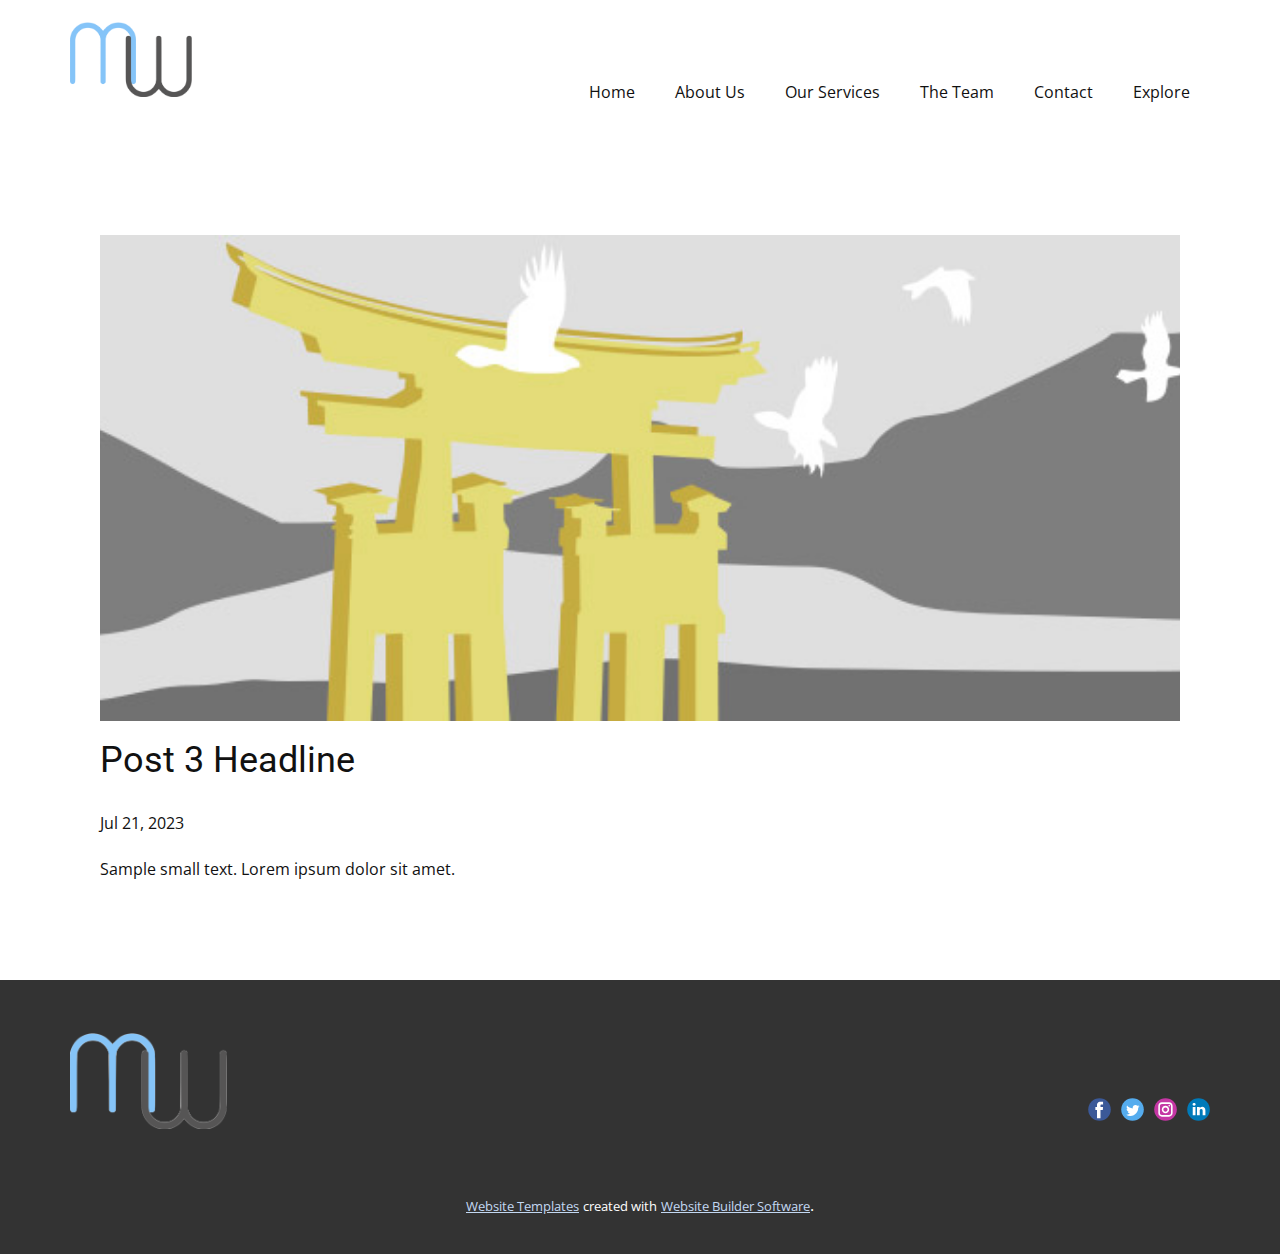
<file: blog/post-2.html>
<!DOCTYPE html>
<html style="font-size: 16px;" lang="en"><head>
    <meta name="viewport" content="width=device-width, initial-scale=1.0">
    <meta charset="utf-8">
    <meta name="keywords" content="Post 1 Headline">
    <meta name="description" content="">
    <title>Post 3 Headline</title>
    <link rel="stylesheet" href="../nicepage.css" media="screen">
<link rel="stylesheet" href="../Post-Template.css" media="screen">
    <script class="u-script" type="text/javascript" src="../jquery.js" defer=""></script>
    <script class="u-script" type="text/javascript" src="../nicepage.js" defer=""></script>
    <meta name="generator" content="Nicepage 5.13.1, nicepage.com">
    <link id="u-theme-google-font" rel="stylesheet" href="https://fonts.googleapis.com/css?family=Roboto:100,100i,300,300i,400,400i,500,500i,700,700i,900,900i|Open+Sans:300,300i,400,400i,500,500i,600,600i,700,700i,800,800i">
    
    
    <script type="application/ld+json">{
		"@context": "http://schema.org",
		"@type": "Organization",
		"name": "",
		"logo": "images/MindwellLogo.001.png",
		"sameAs": []
}</script>
    <meta name="theme-color" content="#73a3de">
  <meta data-intl-tel-input-cdn-path="intlTelInput/"></head>
  <body class="u-body u-xl-mode" data-lang="en"><header class="u-clearfix u-header u-header" id="sec-f943"><div class="u-clearfix u-sheet u-sheet-1">
        <a href="https://nicepage.com" class="u-image u-logo u-image-1" data-image-width="669" data-image-height="409">
          <img src="../images/MindwellLogo.001.png" class="u-logo-image u-logo-image-1">
        </a>
        <nav class="u-menu u-menu-hamburger u-offcanvas u-menu-1">
          <div class="menu-collapse" style="font-size: 1rem; letter-spacing: 0px;">
            <a class="u-button-style u-custom-left-right-menu-spacing u-custom-padding-bottom u-custom-top-bottom-menu-spacing u-nav-link u-text-active-palette-1-base u-text-hover-palette-2-base" href="#">
              <svg class="u-svg-link" viewBox="0 0 24 24"><use xmlns:xlink="http://www.w3.org/1999/xlink" xlink:href="#menu-hamburger"></use></svg>
              <svg class="u-svg-content" version="1.1" id="menu-hamburger" viewBox="0 0 16 16" x="0px" y="0px" xmlns:xlink="http://www.w3.org/1999/xlink" xmlns="http://www.w3.org/2000/svg"><g><rect y="1" width="16" height="2"></rect><rect y="7" width="16" height="2"></rect><rect y="13" width="16" height="2"></rect>
</g></svg>
            </a>
          </div>
          <div class="u-nav-container">
            <ul class="u-nav u-unstyled u-nav-1"><li class="u-nav-item"><a class="u-button-style u-nav-link u-text-active-palette-1-base u-text-hover-palette-2-base" href="../Home.html" style="padding: 10px 20px;">Home</a>
</li><li class="u-nav-item"><a class="u-button-style u-nav-link u-text-active-palette-1-base u-text-hover-palette-2-base" href="../About-Us.html" style="padding: 10px 20px;">About Us</a>
</li><li class="u-nav-item"><a class="u-button-style u-nav-link u-text-active-palette-1-base u-text-hover-palette-2-base" href="../Our-Services.html" style="padding: 10px 20px;">Our Services</a>
</li><li class="u-nav-item"><a class="u-button-style u-nav-link u-text-active-palette-1-base u-text-hover-palette-2-base" href="../The-Team.html" style="padding: 10px 20px;">The Team</a>
</li><li class="u-nav-item"><a class="u-button-style u-nav-link u-text-active-palette-1-base u-text-hover-palette-2-base" href="../Contact.html" style="padding: 10px 20px;">Contact</a>
</li><li class="u-nav-item"><a class="u-button-style u-nav-link u-text-active-palette-1-base u-text-hover-palette-2-base" href="../Explore.html" style="padding: 10px 20px;">Explore</a>
</li></ul>
          </div>
          <div class="u-nav-container-collapse">
            <div class="u-black u-container-style u-inner-container-layout u-opacity u-opacity-95 u-sidenav">
              <div class="u-inner-container-layout u-sidenav-overflow">
                <div class="u-menu-close"></div>
                <ul class="u-align-center u-nav u-popupmenu-items u-unstyled u-nav-2"><li class="u-nav-item"><a class="u-button-style u-nav-link" href="../Home.html">Home</a>
</li><li class="u-nav-item"><a class="u-button-style u-nav-link" href="../About-Us.html">About Us</a>
</li><li class="u-nav-item"><a class="u-button-style u-nav-link" href="../Our-Services.html">Our Services</a>
</li><li class="u-nav-item"><a class="u-button-style u-nav-link" href="../The-Team.html">The Team</a>
</li><li class="u-nav-item"><a class="u-button-style u-nav-link" href="../Contact.html">Contact</a>
</li><li class="u-nav-item"><a class="u-button-style u-nav-link" href="../Explore.html">Explore</a>
</li></ul>
              </div>
            </div>
            <div class="u-black u-menu-overlay u-opacity u-opacity-70"></div>
          </div>
        </nav>
      </div></header>
    <section class="u-align-center u-clearfix u-section-1" id="sec-6163">
      <div class="u-clearfix u-sheet u-valign-middle-md u-valign-middle-sm u-valign-middle-xs u-sheet-1"><!--post_details--><!--post_details_options_json--><!--{"source":""}--><!--/post_details_options_json--><!--blog_post-->
        <div class="u-container-style u-expanded-width u-post-details u-post-details-1">
          <div class="u-container-layout u-valign-middle u-container-layout-1"><!--blog_post_image-->
            <img alt="" class="u-blog-control u-expanded-width u-image u-image-default u-image-1" src="../images/8ad73f3c.jpeg"><!--/blog_post_image--><!--blog_post_header-->
            <h2 class="u-blog-control u-text u-text-1">Post 3 Headline</h2><!--/blog_post_header--><!--blog_post_metadata-->
            <div class="u-blog-control u-metadata u-metadata-1"><!--blog_post_metadata_date-->
              <span class="u-meta-date u-meta-icon">Jul 21, 2023</span><!--/blog_post_metadata_date--><!--blog_post_metadata_category-->
              <!--/blog_post_metadata_category--><!--blog_post_metadata_comments-->
              <!--/blog_post_metadata_comments-->
            </div><!--/blog_post_metadata--><!--blog_post_content-->
            <div class="u-align-justify u-blog-control u-post-content u-text u-text-2 fr-view">
  Sample small text. Lorem ipsum dolor sit amet.
  </div><!--/blog_post_content-->
          </div>
        </div><!--/blog_post--><!--/post_details-->
      </div>
    </section>
    
    
    <footer class="u-align-center-md u-align-center-sm u-align-center-xs u-clearfix u-footer u-grey-80" id="sec-530e"><div class="u-clearfix u-sheet u-sheet-1">
        <a href="https://nicepage.com" class="u-image u-logo u-image-1" data-image-width="669" data-image-height="409">
          <img src="../images/MindwellLogo.001.png" class="u-logo-image u-logo-image-1">
        </a>
        <div class="u-align-left u-social-icons u-spacing-10 u-social-icons-1">
          <a class="u-social-url" title="facebook" target="_blank" href=""><span class="u-icon u-social-facebook u-social-icon u-icon-1"><svg class="u-svg-link" preserveAspectRatio="xMidYMin slice" viewBox="0 0 112 112" style=""><use xmlns:xlink="http://www.w3.org/1999/xlink" xlink:href="#svg-e953"></use></svg><svg class="u-svg-content" viewBox="0 0 112 112" x="0" y="0" id="svg-e953"><circle fill="currentColor" cx="56.1" cy="56.1" r="55"></circle><path fill="#FFFFFF" d="M73.5,31.6h-9.1c-1.4,0-3.6,0.8-3.6,3.9v8.5h12.6L72,58.3H60.8v40.8H43.9V58.3h-8V43.9h8v-9.2
      c0-6.7,3.1-17,17-17h12.5v13.9H73.5z"></path></svg></span>
          </a>
          <a class="u-social-url" title="twitter" target="_blank" href=""><span class="u-icon u-social-icon u-social-twitter u-icon-2"><svg class="u-svg-link" preserveAspectRatio="xMidYMin slice" viewBox="0 0 112 112" style=""><use xmlns:xlink="http://www.w3.org/1999/xlink" xlink:href="#svg-9853"></use></svg><svg class="u-svg-content" viewBox="0 0 112 112" x="0" y="0" id="svg-9853"><circle fill="currentColor" class="st0" cx="56.1" cy="56.1" r="55"></circle><path fill="#FFFFFF" d="M83.8,47.3c0,0.6,0,1.2,0,1.7c0,17.7-13.5,38.2-38.2,38.2C38,87.2,31,85,25,81.2c1,0.1,2.1,0.2,3.2,0.2
      c6.3,0,12.1-2.1,16.7-5.7c-5.9-0.1-10.8-4-12.5-9.3c0.8,0.2,1.7,0.2,2.5,0.2c1.2,0,2.4-0.2,3.5-0.5c-6.1-1.2-10.8-6.7-10.8-13.1
      c0-0.1,0-0.1,0-0.2c1.8,1,3.9,1.6,6.1,1.7c-3.6-2.4-6-6.5-6-11.2c0-2.5,0.7-4.8,1.8-6.7c6.6,8.1,16.5,13.5,27.6,14
      c-0.2-1-0.3-2-0.3-3.1c0-7.4,6-13.4,13.4-13.4c3.9,0,7.3,1.6,9.8,4.2c3.1-0.6,5.9-1.7,8.5-3.3c-1,3.1-3.1,5.8-5.9,7.4
      c2.7-0.3,5.3-1,7.7-2.1C88.7,43,86.4,45.4,83.8,47.3z"></path></svg></span>
          </a>
          <a class="u-social-url" title="instagram" target="_blank" href=""><span class="u-icon u-social-icon u-social-instagram u-icon-3"><svg class="u-svg-link" preserveAspectRatio="xMidYMin slice" viewBox="0 0 112 112" style=""><use xmlns:xlink="http://www.w3.org/1999/xlink" xlink:href="#svg-4364"></use></svg><svg class="u-svg-content" viewBox="0 0 112 112" x="0" y="0" id="svg-4364"><circle fill="currentColor" cx="56.1" cy="56.1" r="55"></circle><path fill="#FFFFFF" d="M55.9,38.2c-9.9,0-17.9,8-17.9,17.9C38,66,46,74,55.9,74c9.9,0,17.9-8,17.9-17.9C73.8,46.2,65.8,38.2,55.9,38.2
      z M55.9,66.4c-5.7,0-10.3-4.6-10.3-10.3c-0.1-5.7,4.6-10.3,10.3-10.3c5.7,0,10.3,4.6,10.3,10.3C66.2,61.8,61.6,66.4,55.9,66.4z"></path><path fill="#FFFFFF" d="M74.3,33.5c-2.3,0-4.2,1.9-4.2,4.2s1.9,4.2,4.2,4.2s4.2-1.9,4.2-4.2S76.6,33.5,74.3,33.5z"></path><path fill="#FFFFFF" d="M73.1,21.3H38.6c-9.7,0-17.5,7.9-17.5,17.5v34.5c0,9.7,7.9,17.6,17.5,17.6h34.5c9.7,0,17.5-7.9,17.5-17.5V38.8
      C90.6,29.1,82.7,21.3,73.1,21.3z M83,73.3c0,5.5-4.5,9.9-9.9,9.9H38.6c-5.5,0-9.9-4.5-9.9-9.9V38.8c0-5.5,4.5-9.9,9.9-9.9h34.5
      c5.5,0,9.9,4.5,9.9,9.9V73.3z"></path></svg></span>
          </a>
          <a class="u-social-url" title="linkedin" target="_blank" href=""><span class="u-icon u-social-icon u-social-linkedin u-icon-4"><svg class="u-svg-link" preserveAspectRatio="xMidYMin slice" viewBox="0 0 112 112" style=""><use xmlns:xlink="http://www.w3.org/1999/xlink" xlink:href="#svg-7193"></use></svg><svg class="u-svg-content" viewBox="0 0 112 112" x="0" y="0" id="svg-7193"><circle fill="currentColor" cx="56.1" cy="56.1" r="55"></circle><path fill="#FFFFFF" d="M41.3,83.7H27.9V43.4h13.4V83.7z M34.6,37.9L34.6,37.9c-4.6,0-7.5-3.1-7.5-7c0-4,3-7,7.6-7s7.4,3,7.5,7
      C42.2,34.8,39.2,37.9,34.6,37.9z M89.6,83.7H76.2V62.2c0-5.4-1.9-9.1-6.8-9.1c-3.7,0-5.9,2.5-6.9,4.9c-0.4,0.9-0.4,2.1-0.4,3.3v22.5
      H48.7c0,0,0.2-36.5,0-40.3h13.4v5.7c1.8-2.7,5-6.7,12.1-6.7c8.8,0,15.4,5.8,15.4,18.1V83.7z"></path></svg></span>
          </a>
        </div>
      </div></footer>
    <section class="u-backlink u-clearfix u-grey-80">
      <a class="u-link" href="https://nicepage.com/website-templates" target="_blank">
        <span>Website Templates</span>
      </a>
      <p class="u-text">
        <span>created with</span>
      </p>
      <a class="u-link" href="" target="_blank">
        <span>Website Builder Software</span>
      </a>. 
    </section>
  
</body></html>
</file>
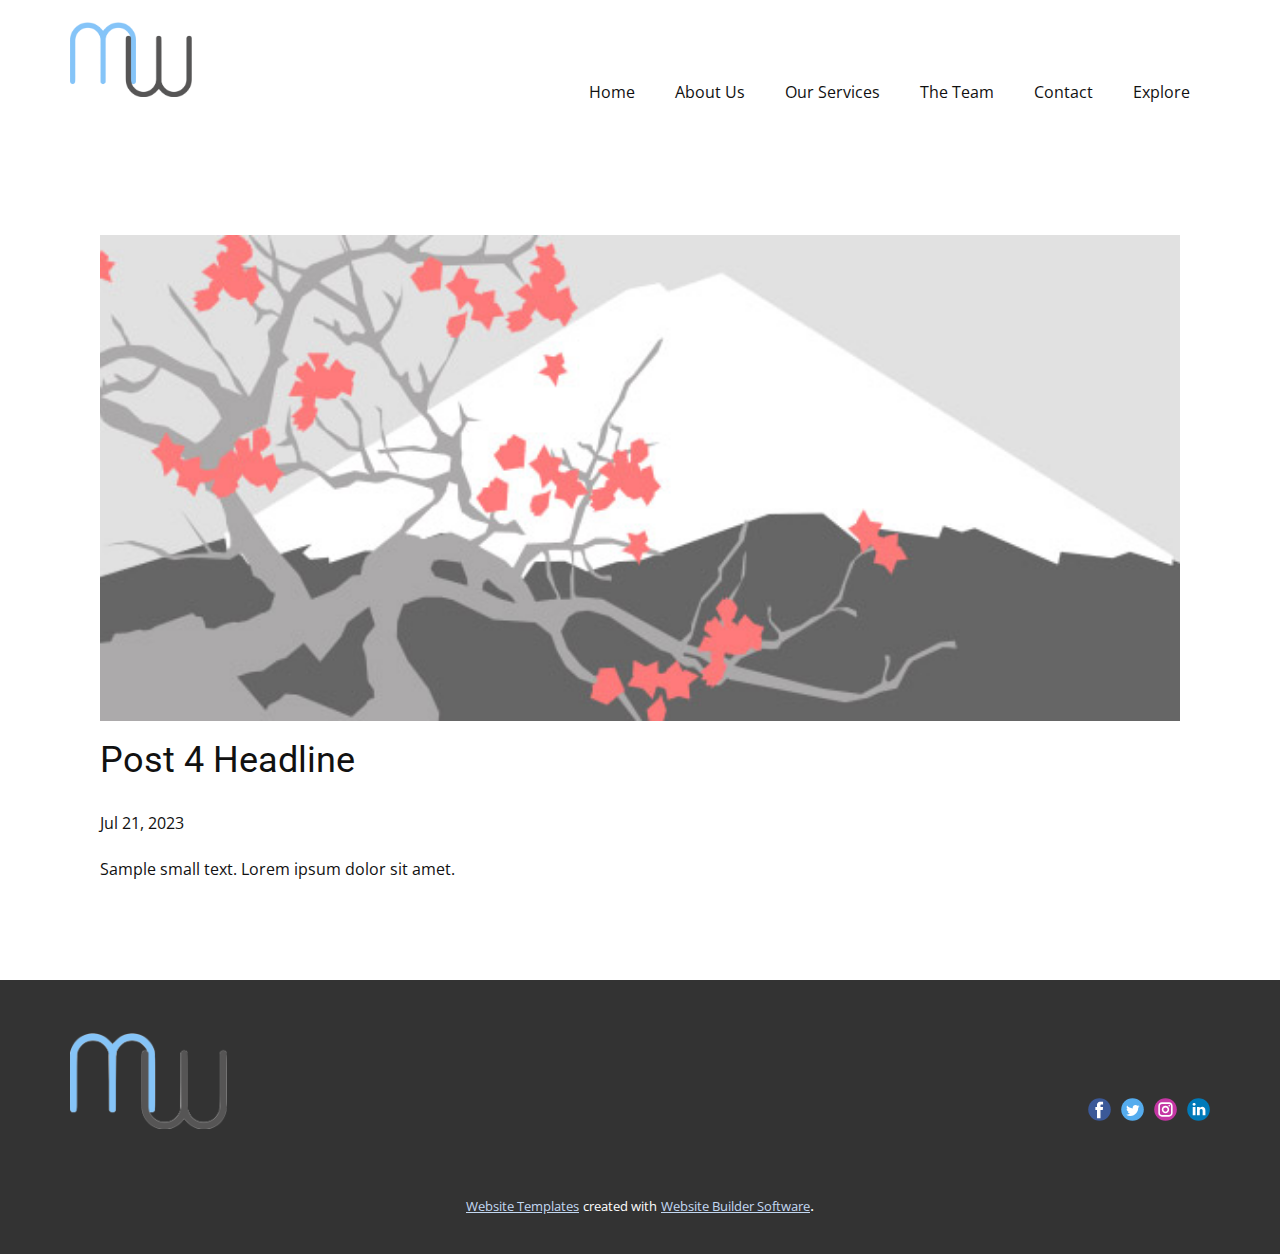
<file: blog/post-3.html>
<!DOCTYPE html>
<html style="font-size: 16px;" lang="en"><head>
    <meta name="viewport" content="width=device-width, initial-scale=1.0">
    <meta charset="utf-8">
    <meta name="keywords" content="Post 1 Headline">
    <meta name="description" content="">
    <title>Post 4 Headline</title>
    <link rel="stylesheet" href="../nicepage.css" media="screen">
<link rel="stylesheet" href="../Post-Template.css" media="screen">
    <script class="u-script" type="text/javascript" src="../jquery.js" defer=""></script>
    <script class="u-script" type="text/javascript" src="../nicepage.js" defer=""></script>
    <meta name="generator" content="Nicepage 5.13.1, nicepage.com">
    <link id="u-theme-google-font" rel="stylesheet" href="https://fonts.googleapis.com/css?family=Roboto:100,100i,300,300i,400,400i,500,500i,700,700i,900,900i|Open+Sans:300,300i,400,400i,500,500i,600,600i,700,700i,800,800i">
    
    
    <script type="application/ld+json">{
		"@context": "http://schema.org",
		"@type": "Organization",
		"name": "",
		"logo": "images/MindwellLogo.001.png",
		"sameAs": []
}</script>
    <meta name="theme-color" content="#73a3de">
  <meta data-intl-tel-input-cdn-path="intlTelInput/"></head>
  <body class="u-body u-xl-mode" data-lang="en"><header class="u-clearfix u-header u-header" id="sec-f943"><div class="u-clearfix u-sheet u-sheet-1">
        <a href="https://nicepage.com" class="u-image u-logo u-image-1" data-image-width="669" data-image-height="409">
          <img src="../images/MindwellLogo.001.png" class="u-logo-image u-logo-image-1">
        </a>
        <nav class="u-menu u-menu-hamburger u-offcanvas u-menu-1">
          <div class="menu-collapse" style="font-size: 1rem; letter-spacing: 0px;">
            <a class="u-button-style u-custom-left-right-menu-spacing u-custom-padding-bottom u-custom-top-bottom-menu-spacing u-nav-link u-text-active-palette-1-base u-text-hover-palette-2-base" href="#">
              <svg class="u-svg-link" viewBox="0 0 24 24"><use xmlns:xlink="http://www.w3.org/1999/xlink" xlink:href="#menu-hamburger"></use></svg>
              <svg class="u-svg-content" version="1.1" id="menu-hamburger" viewBox="0 0 16 16" x="0px" y="0px" xmlns:xlink="http://www.w3.org/1999/xlink" xmlns="http://www.w3.org/2000/svg"><g><rect y="1" width="16" height="2"></rect><rect y="7" width="16" height="2"></rect><rect y="13" width="16" height="2"></rect>
</g></svg>
            </a>
          </div>
          <div class="u-nav-container">
            <ul class="u-nav u-unstyled u-nav-1"><li class="u-nav-item"><a class="u-button-style u-nav-link u-text-active-palette-1-base u-text-hover-palette-2-base" href="../Home.html" style="padding: 10px 20px;">Home</a>
</li><li class="u-nav-item"><a class="u-button-style u-nav-link u-text-active-palette-1-base u-text-hover-palette-2-base" href="../About-Us.html" style="padding: 10px 20px;">About Us</a>
</li><li class="u-nav-item"><a class="u-button-style u-nav-link u-text-active-palette-1-base u-text-hover-palette-2-base" href="../Our-Services.html" style="padding: 10px 20px;">Our Services</a>
</li><li class="u-nav-item"><a class="u-button-style u-nav-link u-text-active-palette-1-base u-text-hover-palette-2-base" href="../The-Team.html" style="padding: 10px 20px;">The Team</a>
</li><li class="u-nav-item"><a class="u-button-style u-nav-link u-text-active-palette-1-base u-text-hover-palette-2-base" href="../Contact.html" style="padding: 10px 20px;">Contact</a>
</li><li class="u-nav-item"><a class="u-button-style u-nav-link u-text-active-palette-1-base u-text-hover-palette-2-base" href="../Explore.html" style="padding: 10px 20px;">Explore</a>
</li></ul>
          </div>
          <div class="u-nav-container-collapse">
            <div class="u-black u-container-style u-inner-container-layout u-opacity u-opacity-95 u-sidenav">
              <div class="u-inner-container-layout u-sidenav-overflow">
                <div class="u-menu-close"></div>
                <ul class="u-align-center u-nav u-popupmenu-items u-unstyled u-nav-2"><li class="u-nav-item"><a class="u-button-style u-nav-link" href="../Home.html">Home</a>
</li><li class="u-nav-item"><a class="u-button-style u-nav-link" href="../About-Us.html">About Us</a>
</li><li class="u-nav-item"><a class="u-button-style u-nav-link" href="../Our-Services.html">Our Services</a>
</li><li class="u-nav-item"><a class="u-button-style u-nav-link" href="../The-Team.html">The Team</a>
</li><li class="u-nav-item"><a class="u-button-style u-nav-link" href="../Contact.html">Contact</a>
</li><li class="u-nav-item"><a class="u-button-style u-nav-link" href="../Explore.html">Explore</a>
</li></ul>
              </div>
            </div>
            <div class="u-black u-menu-overlay u-opacity u-opacity-70"></div>
          </div>
        </nav>
      </div></header>
    <section class="u-align-center u-clearfix u-section-1" id="sec-6163">
      <div class="u-clearfix u-sheet u-valign-middle-md u-valign-middle-sm u-valign-middle-xs u-sheet-1"><!--post_details--><!--post_details_options_json--><!--{"source":""}--><!--/post_details_options_json--><!--blog_post-->
        <div class="u-container-style u-expanded-width u-post-details u-post-details-1">
          <div class="u-container-layout u-valign-middle u-container-layout-1"><!--blog_post_image-->
            <img alt="" class="u-blog-control u-expanded-width u-image u-image-default u-image-1" src="../images/0fd3416c.jpeg"><!--/blog_post_image--><!--blog_post_header-->
            <h2 class="u-blog-control u-text u-text-1">Post 4 Headline</h2><!--/blog_post_header--><!--blog_post_metadata-->
            <div class="u-blog-control u-metadata u-metadata-1"><!--blog_post_metadata_date-->
              <span class="u-meta-date u-meta-icon">Jul 21, 2023</span><!--/blog_post_metadata_date--><!--blog_post_metadata_category-->
              <!--/blog_post_metadata_category--><!--blog_post_metadata_comments-->
              <!--/blog_post_metadata_comments-->
            </div><!--/blog_post_metadata--><!--blog_post_content-->
            <div class="u-align-justify u-blog-control u-post-content u-text u-text-2 fr-view">
  Sample small text. Lorem ipsum dolor sit amet.
  </div><!--/blog_post_content-->
          </div>
        </div><!--/blog_post--><!--/post_details-->
      </div>
    </section>
    
    
    <footer class="u-align-center-md u-align-center-sm u-align-center-xs u-clearfix u-footer u-grey-80" id="sec-530e"><div class="u-clearfix u-sheet u-sheet-1">
        <a href="https://nicepage.com" class="u-image u-logo u-image-1" data-image-width="669" data-image-height="409">
          <img src="../images/MindwellLogo.001.png" class="u-logo-image u-logo-image-1">
        </a>
        <div class="u-align-left u-social-icons u-spacing-10 u-social-icons-1">
          <a class="u-social-url" title="facebook" target="_blank" href=""><span class="u-icon u-social-facebook u-social-icon u-icon-1"><svg class="u-svg-link" preserveAspectRatio="xMidYMin slice" viewBox="0 0 112 112" style=""><use xmlns:xlink="http://www.w3.org/1999/xlink" xlink:href="#svg-e953"></use></svg><svg class="u-svg-content" viewBox="0 0 112 112" x="0" y="0" id="svg-e953"><circle fill="currentColor" cx="56.1" cy="56.1" r="55"></circle><path fill="#FFFFFF" d="M73.5,31.6h-9.1c-1.4,0-3.6,0.8-3.6,3.9v8.5h12.6L72,58.3H60.8v40.8H43.9V58.3h-8V43.9h8v-9.2
      c0-6.7,3.1-17,17-17h12.5v13.9H73.5z"></path></svg></span>
          </a>
          <a class="u-social-url" title="twitter" target="_blank" href=""><span class="u-icon u-social-icon u-social-twitter u-icon-2"><svg class="u-svg-link" preserveAspectRatio="xMidYMin slice" viewBox="0 0 112 112" style=""><use xmlns:xlink="http://www.w3.org/1999/xlink" xlink:href="#svg-9853"></use></svg><svg class="u-svg-content" viewBox="0 0 112 112" x="0" y="0" id="svg-9853"><circle fill="currentColor" class="st0" cx="56.1" cy="56.1" r="55"></circle><path fill="#FFFFFF" d="M83.8,47.3c0,0.6,0,1.2,0,1.7c0,17.7-13.5,38.2-38.2,38.2C38,87.2,31,85,25,81.2c1,0.1,2.1,0.2,3.2,0.2
      c6.3,0,12.1-2.1,16.7-5.7c-5.9-0.1-10.8-4-12.5-9.3c0.8,0.2,1.7,0.2,2.5,0.2c1.2,0,2.4-0.2,3.5-0.5c-6.1-1.2-10.8-6.7-10.8-13.1
      c0-0.1,0-0.1,0-0.2c1.8,1,3.9,1.6,6.1,1.7c-3.6-2.4-6-6.5-6-11.2c0-2.5,0.7-4.8,1.8-6.7c6.6,8.1,16.5,13.5,27.6,14
      c-0.2-1-0.3-2-0.3-3.1c0-7.4,6-13.4,13.4-13.4c3.9,0,7.3,1.6,9.8,4.2c3.1-0.6,5.9-1.7,8.5-3.3c-1,3.1-3.1,5.8-5.9,7.4
      c2.7-0.3,5.3-1,7.7-2.1C88.7,43,86.4,45.4,83.8,47.3z"></path></svg></span>
          </a>
          <a class="u-social-url" title="instagram" target="_blank" href=""><span class="u-icon u-social-icon u-social-instagram u-icon-3"><svg class="u-svg-link" preserveAspectRatio="xMidYMin slice" viewBox="0 0 112 112" style=""><use xmlns:xlink="http://www.w3.org/1999/xlink" xlink:href="#svg-4364"></use></svg><svg class="u-svg-content" viewBox="0 0 112 112" x="0" y="0" id="svg-4364"><circle fill="currentColor" cx="56.1" cy="56.1" r="55"></circle><path fill="#FFFFFF" d="M55.9,38.2c-9.9,0-17.9,8-17.9,17.9C38,66,46,74,55.9,74c9.9,0,17.9-8,17.9-17.9C73.8,46.2,65.8,38.2,55.9,38.2
      z M55.9,66.4c-5.7,0-10.3-4.6-10.3-10.3c-0.1-5.7,4.6-10.3,10.3-10.3c5.7,0,10.3,4.6,10.3,10.3C66.2,61.8,61.6,66.4,55.9,66.4z"></path><path fill="#FFFFFF" d="M74.3,33.5c-2.3,0-4.2,1.9-4.2,4.2s1.9,4.2,4.2,4.2s4.2-1.9,4.2-4.2S76.6,33.5,74.3,33.5z"></path><path fill="#FFFFFF" d="M73.1,21.3H38.6c-9.7,0-17.5,7.9-17.5,17.5v34.5c0,9.7,7.9,17.6,17.5,17.6h34.5c9.7,0,17.5-7.9,17.5-17.5V38.8
      C90.6,29.1,82.7,21.3,73.1,21.3z M83,73.3c0,5.5-4.5,9.9-9.9,9.9H38.6c-5.5,0-9.9-4.5-9.9-9.9V38.8c0-5.5,4.5-9.9,9.9-9.9h34.5
      c5.5,0,9.9,4.5,9.9,9.9V73.3z"></path></svg></span>
          </a>
          <a class="u-social-url" title="linkedin" target="_blank" href=""><span class="u-icon u-social-icon u-social-linkedin u-icon-4"><svg class="u-svg-link" preserveAspectRatio="xMidYMin slice" viewBox="0 0 112 112" style=""><use xmlns:xlink="http://www.w3.org/1999/xlink" xlink:href="#svg-7193"></use></svg><svg class="u-svg-content" viewBox="0 0 112 112" x="0" y="0" id="svg-7193"><circle fill="currentColor" cx="56.1" cy="56.1" r="55"></circle><path fill="#FFFFFF" d="M41.3,83.7H27.9V43.4h13.4V83.7z M34.6,37.9L34.6,37.9c-4.6,0-7.5-3.1-7.5-7c0-4,3-7,7.6-7s7.4,3,7.5,7
      C42.2,34.8,39.2,37.9,34.6,37.9z M89.6,83.7H76.2V62.2c0-5.4-1.9-9.1-6.8-9.1c-3.7,0-5.9,2.5-6.9,4.9c-0.4,0.9-0.4,2.1-0.4,3.3v22.5
      H48.7c0,0,0.2-36.5,0-40.3h13.4v5.7c1.8-2.7,5-6.7,12.1-6.7c8.8,0,15.4,5.8,15.4,18.1V83.7z"></path></svg></span>
          </a>
        </div>
      </div></footer>
    <section class="u-backlink u-clearfix u-grey-80">
      <a class="u-link" href="https://nicepage.com/website-templates" target="_blank">
        <span>Website Templates</span>
      </a>
      <p class="u-text">
        <span>created with</span>
      </p>
      <a class="u-link" href="" target="_blank">
        <span>Website Builder Software</span>
      </a>. 
    </section>
  
</body></html>
</file>
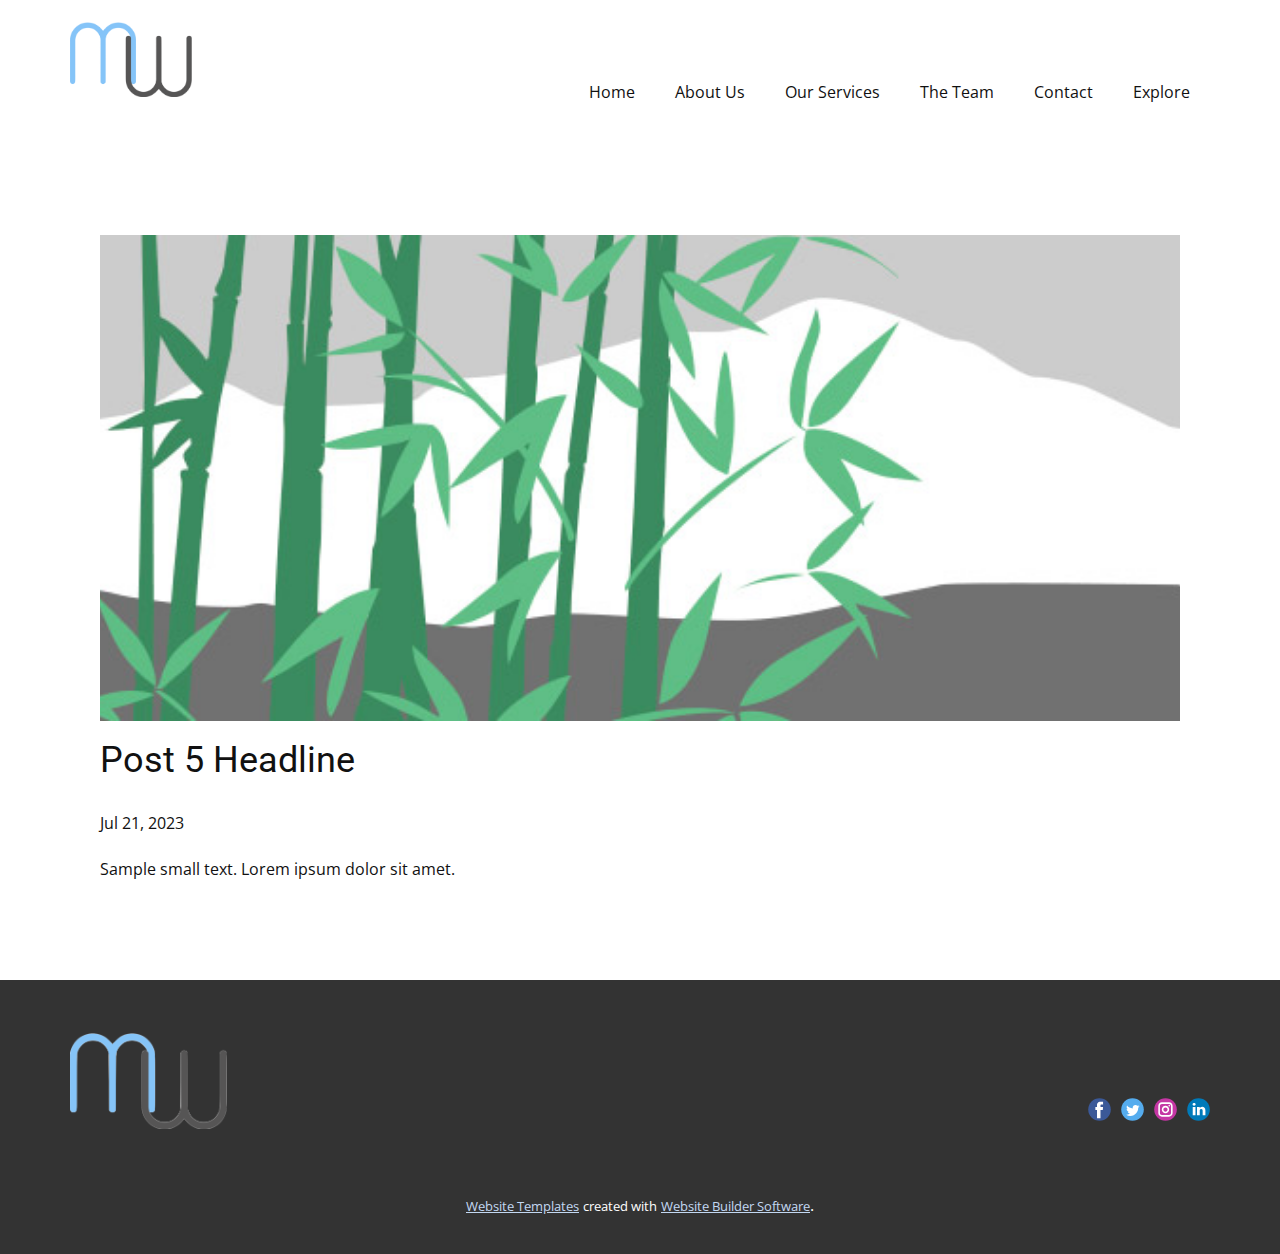
<file: blog/post-4.html>
<!DOCTYPE html>
<html style="font-size: 16px;" lang="en"><head>
    <meta name="viewport" content="width=device-width, initial-scale=1.0">
    <meta charset="utf-8">
    <meta name="keywords" content="Post 1 Headline">
    <meta name="description" content="">
    <title>Post 5 Headline</title>
    <link rel="stylesheet" href="../nicepage.css" media="screen">
<link rel="stylesheet" href="../Post-Template.css" media="screen">
    <script class="u-script" type="text/javascript" src="../jquery.js" defer=""></script>
    <script class="u-script" type="text/javascript" src="../nicepage.js" defer=""></script>
    <meta name="generator" content="Nicepage 5.13.1, nicepage.com">
    <link id="u-theme-google-font" rel="stylesheet" href="https://fonts.googleapis.com/css?family=Roboto:100,100i,300,300i,400,400i,500,500i,700,700i,900,900i|Open+Sans:300,300i,400,400i,500,500i,600,600i,700,700i,800,800i">
    
    
    <script type="application/ld+json">{
		"@context": "http://schema.org",
		"@type": "Organization",
		"name": "",
		"logo": "images/MindwellLogo.001.png",
		"sameAs": []
}</script>
    <meta name="theme-color" content="#73a3de">
  <meta data-intl-tel-input-cdn-path="intlTelInput/"></head>
  <body class="u-body u-xl-mode" data-lang="en"><header class="u-clearfix u-header u-header" id="sec-f943"><div class="u-clearfix u-sheet u-sheet-1">
        <a href="https://nicepage.com" class="u-image u-logo u-image-1" data-image-width="669" data-image-height="409">
          <img src="../images/MindwellLogo.001.png" class="u-logo-image u-logo-image-1">
        </a>
        <nav class="u-menu u-menu-hamburger u-offcanvas u-menu-1">
          <div class="menu-collapse" style="font-size: 1rem; letter-spacing: 0px;">
            <a class="u-button-style u-custom-left-right-menu-spacing u-custom-padding-bottom u-custom-top-bottom-menu-spacing u-nav-link u-text-active-palette-1-base u-text-hover-palette-2-base" href="#">
              <svg class="u-svg-link" viewBox="0 0 24 24"><use xmlns:xlink="http://www.w3.org/1999/xlink" xlink:href="#menu-hamburger"></use></svg>
              <svg class="u-svg-content" version="1.1" id="menu-hamburger" viewBox="0 0 16 16" x="0px" y="0px" xmlns:xlink="http://www.w3.org/1999/xlink" xmlns="http://www.w3.org/2000/svg"><g><rect y="1" width="16" height="2"></rect><rect y="7" width="16" height="2"></rect><rect y="13" width="16" height="2"></rect>
</g></svg>
            </a>
          </div>
          <div class="u-nav-container">
            <ul class="u-nav u-unstyled u-nav-1"><li class="u-nav-item"><a class="u-button-style u-nav-link u-text-active-palette-1-base u-text-hover-palette-2-base" href="../Home.html" style="padding: 10px 20px;">Home</a>
</li><li class="u-nav-item"><a class="u-button-style u-nav-link u-text-active-palette-1-base u-text-hover-palette-2-base" href="../About-Us.html" style="padding: 10px 20px;">About Us</a>
</li><li class="u-nav-item"><a class="u-button-style u-nav-link u-text-active-palette-1-base u-text-hover-palette-2-base" href="../Our-Services.html" style="padding: 10px 20px;">Our Services</a>
</li><li class="u-nav-item"><a class="u-button-style u-nav-link u-text-active-palette-1-base u-text-hover-palette-2-base" href="../The-Team.html" style="padding: 10px 20px;">The Team</a>
</li><li class="u-nav-item"><a class="u-button-style u-nav-link u-text-active-palette-1-base u-text-hover-palette-2-base" href="../Contact.html" style="padding: 10px 20px;">Contact</a>
</li><li class="u-nav-item"><a class="u-button-style u-nav-link u-text-active-palette-1-base u-text-hover-palette-2-base" href="../Explore.html" style="padding: 10px 20px;">Explore</a>
</li></ul>
          </div>
          <div class="u-nav-container-collapse">
            <div class="u-black u-container-style u-inner-container-layout u-opacity u-opacity-95 u-sidenav">
              <div class="u-inner-container-layout u-sidenav-overflow">
                <div class="u-menu-close"></div>
                <ul class="u-align-center u-nav u-popupmenu-items u-unstyled u-nav-2"><li class="u-nav-item"><a class="u-button-style u-nav-link" href="../Home.html">Home</a>
</li><li class="u-nav-item"><a class="u-button-style u-nav-link" href="../About-Us.html">About Us</a>
</li><li class="u-nav-item"><a class="u-button-style u-nav-link" href="../Our-Services.html">Our Services</a>
</li><li class="u-nav-item"><a class="u-button-style u-nav-link" href="../The-Team.html">The Team</a>
</li><li class="u-nav-item"><a class="u-button-style u-nav-link" href="../Contact.html">Contact</a>
</li><li class="u-nav-item"><a class="u-button-style u-nav-link" href="../Explore.html">Explore</a>
</li></ul>
              </div>
            </div>
            <div class="u-black u-menu-overlay u-opacity u-opacity-70"></div>
          </div>
        </nav>
      </div></header>
    <section class="u-align-center u-clearfix u-section-1" id="sec-6163">
      <div class="u-clearfix u-sheet u-valign-middle-md u-valign-middle-sm u-valign-middle-xs u-sheet-1"><!--post_details--><!--post_details_options_json--><!--{"source":""}--><!--/post_details_options_json--><!--blog_post-->
        <div class="u-container-style u-expanded-width u-post-details u-post-details-1">
          <div class="u-container-layout u-valign-middle u-container-layout-1"><!--blog_post_image-->
            <img alt="" class="u-blog-control u-expanded-width u-image u-image-default u-image-1" src="../images/68f64b9d.jpeg"><!--/blog_post_image--><!--blog_post_header-->
            <h2 class="u-blog-control u-text u-text-1">Post 5 Headline</h2><!--/blog_post_header--><!--blog_post_metadata-->
            <div class="u-blog-control u-metadata u-metadata-1"><!--blog_post_metadata_date-->
              <span class="u-meta-date u-meta-icon">Jul 21, 2023</span><!--/blog_post_metadata_date--><!--blog_post_metadata_category-->
              <!--/blog_post_metadata_category--><!--blog_post_metadata_comments-->
              <!--/blog_post_metadata_comments-->
            </div><!--/blog_post_metadata--><!--blog_post_content-->
            <div class="u-align-justify u-blog-control u-post-content u-text u-text-2 fr-view">
  Sample small text. Lorem ipsum dolor sit amet.
  </div><!--/blog_post_content-->
          </div>
        </div><!--/blog_post--><!--/post_details-->
      </div>
    </section>
    
    
    <footer class="u-align-center-md u-align-center-sm u-align-center-xs u-clearfix u-footer u-grey-80" id="sec-530e"><div class="u-clearfix u-sheet u-sheet-1">
        <a href="https://nicepage.com" class="u-image u-logo u-image-1" data-image-width="669" data-image-height="409">
          <img src="../images/MindwellLogo.001.png" class="u-logo-image u-logo-image-1">
        </a>
        <div class="u-align-left u-social-icons u-spacing-10 u-social-icons-1">
          <a class="u-social-url" title="facebook" target="_blank" href=""><span class="u-icon u-social-facebook u-social-icon u-icon-1"><svg class="u-svg-link" preserveAspectRatio="xMidYMin slice" viewBox="0 0 112 112" style=""><use xmlns:xlink="http://www.w3.org/1999/xlink" xlink:href="#svg-e953"></use></svg><svg class="u-svg-content" viewBox="0 0 112 112" x="0" y="0" id="svg-e953"><circle fill="currentColor" cx="56.1" cy="56.1" r="55"></circle><path fill="#FFFFFF" d="M73.5,31.6h-9.1c-1.4,0-3.6,0.8-3.6,3.9v8.5h12.6L72,58.3H60.8v40.8H43.9V58.3h-8V43.9h8v-9.2
      c0-6.7,3.1-17,17-17h12.5v13.9H73.5z"></path></svg></span>
          </a>
          <a class="u-social-url" title="twitter" target="_blank" href=""><span class="u-icon u-social-icon u-social-twitter u-icon-2"><svg class="u-svg-link" preserveAspectRatio="xMidYMin slice" viewBox="0 0 112 112" style=""><use xmlns:xlink="http://www.w3.org/1999/xlink" xlink:href="#svg-9853"></use></svg><svg class="u-svg-content" viewBox="0 0 112 112" x="0" y="0" id="svg-9853"><circle fill="currentColor" class="st0" cx="56.1" cy="56.1" r="55"></circle><path fill="#FFFFFF" d="M83.8,47.3c0,0.6,0,1.2,0,1.7c0,17.7-13.5,38.2-38.2,38.2C38,87.2,31,85,25,81.2c1,0.1,2.1,0.2,3.2,0.2
      c6.3,0,12.1-2.1,16.7-5.7c-5.9-0.1-10.8-4-12.5-9.3c0.8,0.2,1.7,0.2,2.5,0.2c1.2,0,2.4-0.2,3.5-0.5c-6.1-1.2-10.8-6.7-10.8-13.1
      c0-0.1,0-0.1,0-0.2c1.8,1,3.9,1.6,6.1,1.7c-3.6-2.4-6-6.5-6-11.2c0-2.5,0.7-4.8,1.8-6.7c6.6,8.1,16.5,13.5,27.6,14
      c-0.2-1-0.3-2-0.3-3.1c0-7.4,6-13.4,13.4-13.4c3.9,0,7.3,1.6,9.8,4.2c3.1-0.6,5.9-1.7,8.5-3.3c-1,3.1-3.1,5.8-5.9,7.4
      c2.7-0.3,5.3-1,7.7-2.1C88.7,43,86.4,45.4,83.8,47.3z"></path></svg></span>
          </a>
          <a class="u-social-url" title="instagram" target="_blank" href=""><span class="u-icon u-social-icon u-social-instagram u-icon-3"><svg class="u-svg-link" preserveAspectRatio="xMidYMin slice" viewBox="0 0 112 112" style=""><use xmlns:xlink="http://www.w3.org/1999/xlink" xlink:href="#svg-4364"></use></svg><svg class="u-svg-content" viewBox="0 0 112 112" x="0" y="0" id="svg-4364"><circle fill="currentColor" cx="56.1" cy="56.1" r="55"></circle><path fill="#FFFFFF" d="M55.9,38.2c-9.9,0-17.9,8-17.9,17.9C38,66,46,74,55.9,74c9.9,0,17.9-8,17.9-17.9C73.8,46.2,65.8,38.2,55.9,38.2
      z M55.9,66.4c-5.7,0-10.3-4.6-10.3-10.3c-0.1-5.7,4.6-10.3,10.3-10.3c5.7,0,10.3,4.6,10.3,10.3C66.2,61.8,61.6,66.4,55.9,66.4z"></path><path fill="#FFFFFF" d="M74.3,33.5c-2.3,0-4.2,1.9-4.2,4.2s1.9,4.2,4.2,4.2s4.2-1.9,4.2-4.2S76.6,33.5,74.3,33.5z"></path><path fill="#FFFFFF" d="M73.1,21.3H38.6c-9.7,0-17.5,7.9-17.5,17.5v34.5c0,9.7,7.9,17.6,17.5,17.6h34.5c9.7,0,17.5-7.9,17.5-17.5V38.8
      C90.6,29.1,82.7,21.3,73.1,21.3z M83,73.3c0,5.5-4.5,9.9-9.9,9.9H38.6c-5.5,0-9.9-4.5-9.9-9.9V38.8c0-5.5,4.5-9.9,9.9-9.9h34.5
      c5.5,0,9.9,4.5,9.9,9.9V73.3z"></path></svg></span>
          </a>
          <a class="u-social-url" title="linkedin" target="_blank" href=""><span class="u-icon u-social-icon u-social-linkedin u-icon-4"><svg class="u-svg-link" preserveAspectRatio="xMidYMin slice" viewBox="0 0 112 112" style=""><use xmlns:xlink="http://www.w3.org/1999/xlink" xlink:href="#svg-7193"></use></svg><svg class="u-svg-content" viewBox="0 0 112 112" x="0" y="0" id="svg-7193"><circle fill="currentColor" cx="56.1" cy="56.1" r="55"></circle><path fill="#FFFFFF" d="M41.3,83.7H27.9V43.4h13.4V83.7z M34.6,37.9L34.6,37.9c-4.6,0-7.5-3.1-7.5-7c0-4,3-7,7.6-7s7.4,3,7.5,7
      C42.2,34.8,39.2,37.9,34.6,37.9z M89.6,83.7H76.2V62.2c0-5.4-1.9-9.1-6.8-9.1c-3.7,0-5.9,2.5-6.9,4.9c-0.4,0.9-0.4,2.1-0.4,3.3v22.5
      H48.7c0,0,0.2-36.5,0-40.3h13.4v5.7c1.8-2.7,5-6.7,12.1-6.7c8.8,0,15.4,5.8,15.4,18.1V83.7z"></path></svg></span>
          </a>
        </div>
      </div></footer>
    <section class="u-backlink u-clearfix u-grey-80">
      <a class="u-link" href="https://nicepage.com/website-templates" target="_blank">
        <span>Website Templates</span>
      </a>
      <p class="u-text">
        <span>created with</span>
      </p>
      <a class="u-link" href="" target="_blank">
        <span>Website Builder Software</span>
      </a>. 
    </section>
  
</body></html>
</file>
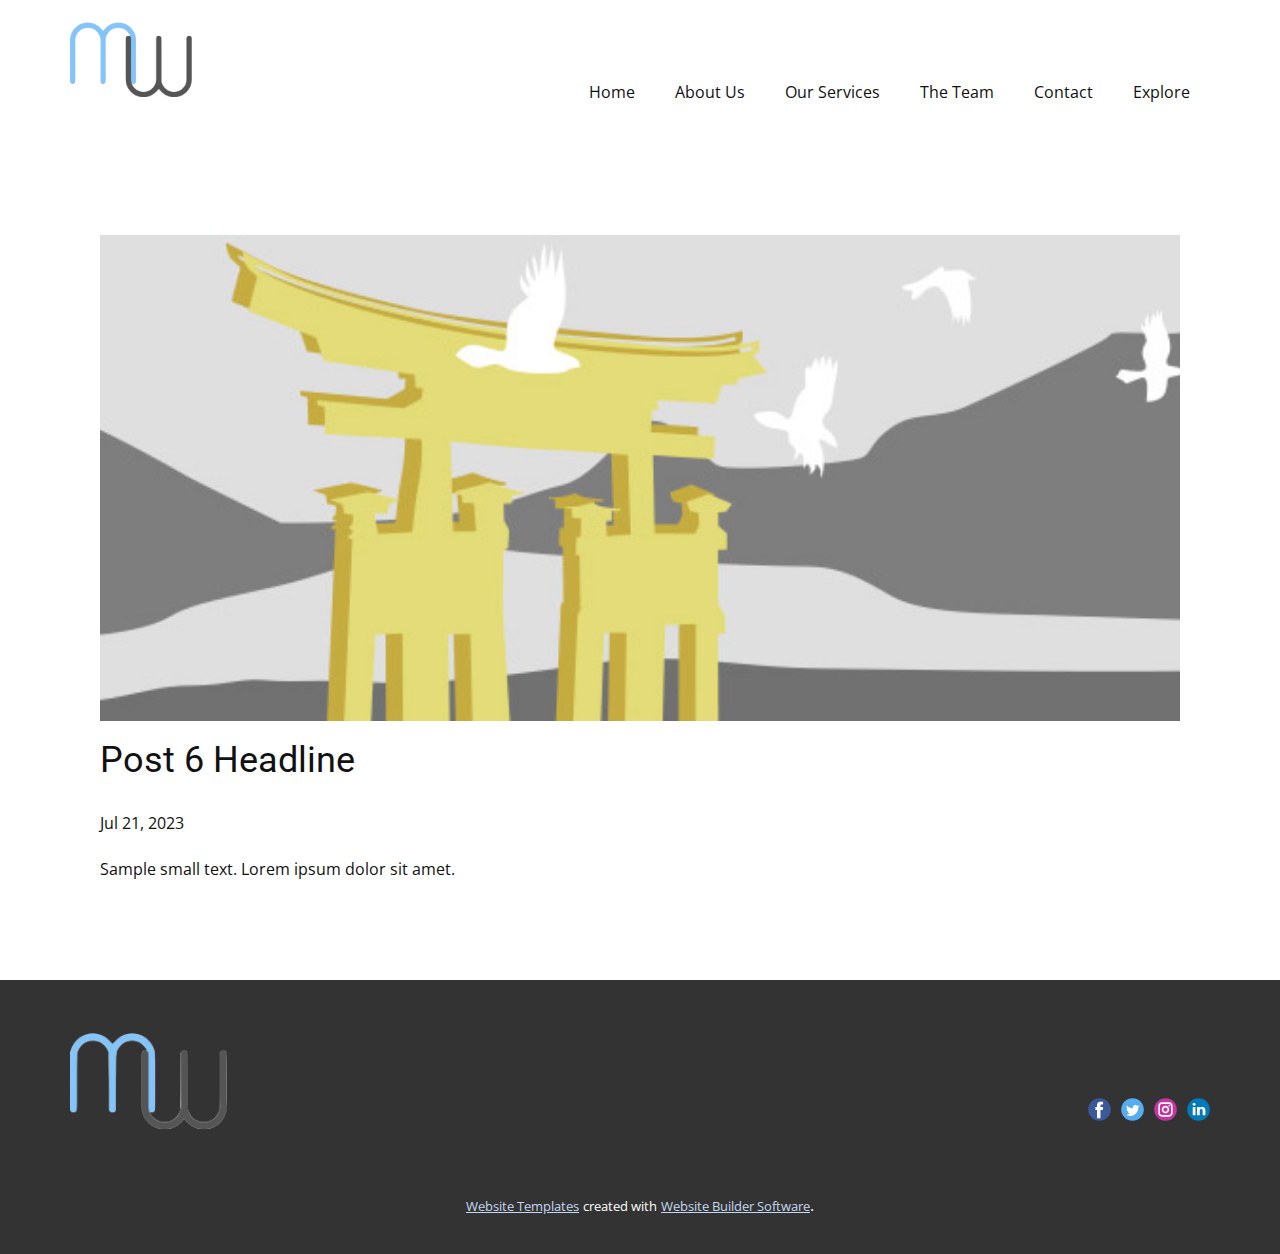
<file: blog/post-5.html>
<!DOCTYPE html>
<html style="font-size: 16px;" lang="en"><head>
    <meta name="viewport" content="width=device-width, initial-scale=1.0">
    <meta charset="utf-8">
    <meta name="keywords" content="Post 1 Headline">
    <meta name="description" content="">
    <title>Post 6 Headline</title>
    <link rel="stylesheet" href="../nicepage.css" media="screen">
<link rel="stylesheet" href="../Post-Template.css" media="screen">
    <script class="u-script" type="text/javascript" src="../jquery.js" defer=""></script>
    <script class="u-script" type="text/javascript" src="../nicepage.js" defer=""></script>
    <meta name="generator" content="Nicepage 5.13.1, nicepage.com">
    <link id="u-theme-google-font" rel="stylesheet" href="https://fonts.googleapis.com/css?family=Roboto:100,100i,300,300i,400,400i,500,500i,700,700i,900,900i|Open+Sans:300,300i,400,400i,500,500i,600,600i,700,700i,800,800i">
    
    
    <script type="application/ld+json">{
		"@context": "http://schema.org",
		"@type": "Organization",
		"name": "",
		"logo": "images/MindwellLogo.001.png",
		"sameAs": []
}</script>
    <meta name="theme-color" content="#73a3de">
  <meta data-intl-tel-input-cdn-path="intlTelInput/"></head>
  <body class="u-body u-xl-mode" data-lang="en"><header class="u-clearfix u-header u-header" id="sec-f943"><div class="u-clearfix u-sheet u-sheet-1">
        <a href="https://nicepage.com" class="u-image u-logo u-image-1" data-image-width="669" data-image-height="409">
          <img src="../images/MindwellLogo.001.png" class="u-logo-image u-logo-image-1">
        </a>
        <nav class="u-menu u-menu-hamburger u-offcanvas u-menu-1">
          <div class="menu-collapse" style="font-size: 1rem; letter-spacing: 0px;">
            <a class="u-button-style u-custom-left-right-menu-spacing u-custom-padding-bottom u-custom-top-bottom-menu-spacing u-nav-link u-text-active-palette-1-base u-text-hover-palette-2-base" href="#">
              <svg class="u-svg-link" viewBox="0 0 24 24"><use xmlns:xlink="http://www.w3.org/1999/xlink" xlink:href="#menu-hamburger"></use></svg>
              <svg class="u-svg-content" version="1.1" id="menu-hamburger" viewBox="0 0 16 16" x="0px" y="0px" xmlns:xlink="http://www.w3.org/1999/xlink" xmlns="http://www.w3.org/2000/svg"><g><rect y="1" width="16" height="2"></rect><rect y="7" width="16" height="2"></rect><rect y="13" width="16" height="2"></rect>
</g></svg>
            </a>
          </div>
          <div class="u-nav-container">
            <ul class="u-nav u-unstyled u-nav-1"><li class="u-nav-item"><a class="u-button-style u-nav-link u-text-active-palette-1-base u-text-hover-palette-2-base" href="../Home.html" style="padding: 10px 20px;">Home</a>
</li><li class="u-nav-item"><a class="u-button-style u-nav-link u-text-active-palette-1-base u-text-hover-palette-2-base" href="../About-Us.html" style="padding: 10px 20px;">About Us</a>
</li><li class="u-nav-item"><a class="u-button-style u-nav-link u-text-active-palette-1-base u-text-hover-palette-2-base" href="../Our-Services.html" style="padding: 10px 20px;">Our Services</a>
</li><li class="u-nav-item"><a class="u-button-style u-nav-link u-text-active-palette-1-base u-text-hover-palette-2-base" href="../The-Team.html" style="padding: 10px 20px;">The Team</a>
</li><li class="u-nav-item"><a class="u-button-style u-nav-link u-text-active-palette-1-base u-text-hover-palette-2-base" href="../Contact.html" style="padding: 10px 20px;">Contact</a>
</li><li class="u-nav-item"><a class="u-button-style u-nav-link u-text-active-palette-1-base u-text-hover-palette-2-base" href="../Explore.html" style="padding: 10px 20px;">Explore</a>
</li></ul>
          </div>
          <div class="u-nav-container-collapse">
            <div class="u-black u-container-style u-inner-container-layout u-opacity u-opacity-95 u-sidenav">
              <div class="u-inner-container-layout u-sidenav-overflow">
                <div class="u-menu-close"></div>
                <ul class="u-align-center u-nav u-popupmenu-items u-unstyled u-nav-2"><li class="u-nav-item"><a class="u-button-style u-nav-link" href="../Home.html">Home</a>
</li><li class="u-nav-item"><a class="u-button-style u-nav-link" href="../About-Us.html">About Us</a>
</li><li class="u-nav-item"><a class="u-button-style u-nav-link" href="../Our-Services.html">Our Services</a>
</li><li class="u-nav-item"><a class="u-button-style u-nav-link" href="../The-Team.html">The Team</a>
</li><li class="u-nav-item"><a class="u-button-style u-nav-link" href="../Contact.html">Contact</a>
</li><li class="u-nav-item"><a class="u-button-style u-nav-link" href="../Explore.html">Explore</a>
</li></ul>
              </div>
            </div>
            <div class="u-black u-menu-overlay u-opacity u-opacity-70"></div>
          </div>
        </nav>
      </div></header>
    <section class="u-align-center u-clearfix u-section-1" id="sec-6163">
      <div class="u-clearfix u-sheet u-valign-middle-md u-valign-middle-sm u-valign-middle-xs u-sheet-1"><!--post_details--><!--post_details_options_json--><!--{"source":""}--><!--/post_details_options_json--><!--blog_post-->
        <div class="u-container-style u-expanded-width u-post-details u-post-details-1">
          <div class="u-container-layout u-valign-middle u-container-layout-1"><!--blog_post_image-->
            <img alt="" class="u-blog-control u-expanded-width u-image u-image-default u-image-1" src="../images/8ad73f3c.jpeg"><!--/blog_post_image--><!--blog_post_header-->
            <h2 class="u-blog-control u-text u-text-1">Post 6 Headline</h2><!--/blog_post_header--><!--blog_post_metadata-->
            <div class="u-blog-control u-metadata u-metadata-1"><!--blog_post_metadata_date-->
              <span class="u-meta-date u-meta-icon">Jul 21, 2023</span><!--/blog_post_metadata_date--><!--blog_post_metadata_category-->
              <!--/blog_post_metadata_category--><!--blog_post_metadata_comments-->
              <!--/blog_post_metadata_comments-->
            </div><!--/blog_post_metadata--><!--blog_post_content-->
            <div class="u-align-justify u-blog-control u-post-content u-text u-text-2 fr-view">
  Sample small text. Lorem ipsum dolor sit amet.
  </div><!--/blog_post_content-->
          </div>
        </div><!--/blog_post--><!--/post_details-->
      </div>
    </section>
    
    
    <footer class="u-align-center-md u-align-center-sm u-align-center-xs u-clearfix u-footer u-grey-80" id="sec-530e"><div class="u-clearfix u-sheet u-sheet-1">
        <a href="https://nicepage.com" class="u-image u-logo u-image-1" data-image-width="669" data-image-height="409">
          <img src="../images/MindwellLogo.001.png" class="u-logo-image u-logo-image-1">
        </a>
        <div class="u-align-left u-social-icons u-spacing-10 u-social-icons-1">
          <a class="u-social-url" title="facebook" target="_blank" href=""><span class="u-icon u-social-facebook u-social-icon u-icon-1"><svg class="u-svg-link" preserveAspectRatio="xMidYMin slice" viewBox="0 0 112 112" style=""><use xmlns:xlink="http://www.w3.org/1999/xlink" xlink:href="#svg-e953"></use></svg><svg class="u-svg-content" viewBox="0 0 112 112" x="0" y="0" id="svg-e953"><circle fill="currentColor" cx="56.1" cy="56.1" r="55"></circle><path fill="#FFFFFF" d="M73.5,31.6h-9.1c-1.4,0-3.6,0.8-3.6,3.9v8.5h12.6L72,58.3H60.8v40.8H43.9V58.3h-8V43.9h8v-9.2
      c0-6.7,3.1-17,17-17h12.5v13.9H73.5z"></path></svg></span>
          </a>
          <a class="u-social-url" title="twitter" target="_blank" href=""><span class="u-icon u-social-icon u-social-twitter u-icon-2"><svg class="u-svg-link" preserveAspectRatio="xMidYMin slice" viewBox="0 0 112 112" style=""><use xmlns:xlink="http://www.w3.org/1999/xlink" xlink:href="#svg-9853"></use></svg><svg class="u-svg-content" viewBox="0 0 112 112" x="0" y="0" id="svg-9853"><circle fill="currentColor" class="st0" cx="56.1" cy="56.1" r="55"></circle><path fill="#FFFFFF" d="M83.8,47.3c0,0.6,0,1.2,0,1.7c0,17.7-13.5,38.2-38.2,38.2C38,87.2,31,85,25,81.2c1,0.1,2.1,0.2,3.2,0.2
      c6.3,0,12.1-2.1,16.7-5.7c-5.9-0.1-10.8-4-12.5-9.3c0.8,0.2,1.7,0.2,2.5,0.2c1.2,0,2.4-0.2,3.5-0.5c-6.1-1.2-10.8-6.7-10.8-13.1
      c0-0.1,0-0.1,0-0.2c1.8,1,3.9,1.6,6.1,1.7c-3.6-2.4-6-6.5-6-11.2c0-2.5,0.7-4.8,1.8-6.7c6.6,8.1,16.5,13.5,27.6,14
      c-0.2-1-0.3-2-0.3-3.1c0-7.4,6-13.4,13.4-13.4c3.9,0,7.3,1.6,9.8,4.2c3.1-0.6,5.9-1.7,8.5-3.3c-1,3.1-3.1,5.8-5.9,7.4
      c2.7-0.3,5.3-1,7.7-2.1C88.7,43,86.4,45.4,83.8,47.3z"></path></svg></span>
          </a>
          <a class="u-social-url" title="instagram" target="_blank" href=""><span class="u-icon u-social-icon u-social-instagram u-icon-3"><svg class="u-svg-link" preserveAspectRatio="xMidYMin slice" viewBox="0 0 112 112" style=""><use xmlns:xlink="http://www.w3.org/1999/xlink" xlink:href="#svg-4364"></use></svg><svg class="u-svg-content" viewBox="0 0 112 112" x="0" y="0" id="svg-4364"><circle fill="currentColor" cx="56.1" cy="56.1" r="55"></circle><path fill="#FFFFFF" d="M55.9,38.2c-9.9,0-17.9,8-17.9,17.9C38,66,46,74,55.9,74c9.9,0,17.9-8,17.9-17.9C73.8,46.2,65.8,38.2,55.9,38.2
      z M55.9,66.4c-5.7,0-10.3-4.6-10.3-10.3c-0.1-5.7,4.6-10.3,10.3-10.3c5.7,0,10.3,4.6,10.3,10.3C66.2,61.8,61.6,66.4,55.9,66.4z"></path><path fill="#FFFFFF" d="M74.3,33.5c-2.3,0-4.2,1.9-4.2,4.2s1.9,4.2,4.2,4.2s4.2-1.9,4.2-4.2S76.6,33.5,74.3,33.5z"></path><path fill="#FFFFFF" d="M73.1,21.3H38.6c-9.7,0-17.5,7.9-17.5,17.5v34.5c0,9.7,7.9,17.6,17.5,17.6h34.5c9.7,0,17.5-7.9,17.5-17.5V38.8
      C90.6,29.1,82.7,21.3,73.1,21.3z M83,73.3c0,5.5-4.5,9.9-9.9,9.9H38.6c-5.5,0-9.9-4.5-9.9-9.9V38.8c0-5.5,4.5-9.9,9.9-9.9h34.5
      c5.5,0,9.9,4.5,9.9,9.9V73.3z"></path></svg></span>
          </a>
          <a class="u-social-url" title="linkedin" target="_blank" href=""><span class="u-icon u-social-icon u-social-linkedin u-icon-4"><svg class="u-svg-link" preserveAspectRatio="xMidYMin slice" viewBox="0 0 112 112" style=""><use xmlns:xlink="http://www.w3.org/1999/xlink" xlink:href="#svg-7193"></use></svg><svg class="u-svg-content" viewBox="0 0 112 112" x="0" y="0" id="svg-7193"><circle fill="currentColor" cx="56.1" cy="56.1" r="55"></circle><path fill="#FFFFFF" d="M41.3,83.7H27.9V43.4h13.4V83.7z M34.6,37.9L34.6,37.9c-4.6,0-7.5-3.1-7.5-7c0-4,3-7,7.6-7s7.4,3,7.5,7
      C42.2,34.8,39.2,37.9,34.6,37.9z M89.6,83.7H76.2V62.2c0-5.4-1.9-9.1-6.8-9.1c-3.7,0-5.9,2.5-6.9,4.9c-0.4,0.9-0.4,2.1-0.4,3.3v22.5
      H48.7c0,0,0.2-36.5,0-40.3h13.4v5.7c1.8-2.7,5-6.7,12.1-6.7c8.8,0,15.4,5.8,15.4,18.1V83.7z"></path></svg></span>
          </a>
        </div>
      </div></footer>
    <section class="u-backlink u-clearfix u-grey-80">
      <a class="u-link" href="https://nicepage.com/website-templates" target="_blank">
        <span>Website Templates</span>
      </a>
      <p class="u-text">
        <span>created with</span>
      </p>
      <a class="u-link" href="" target="_blank">
        <span>Website Builder Software</span>
      </a>. 
    </section>
  
</body></html>
</file>
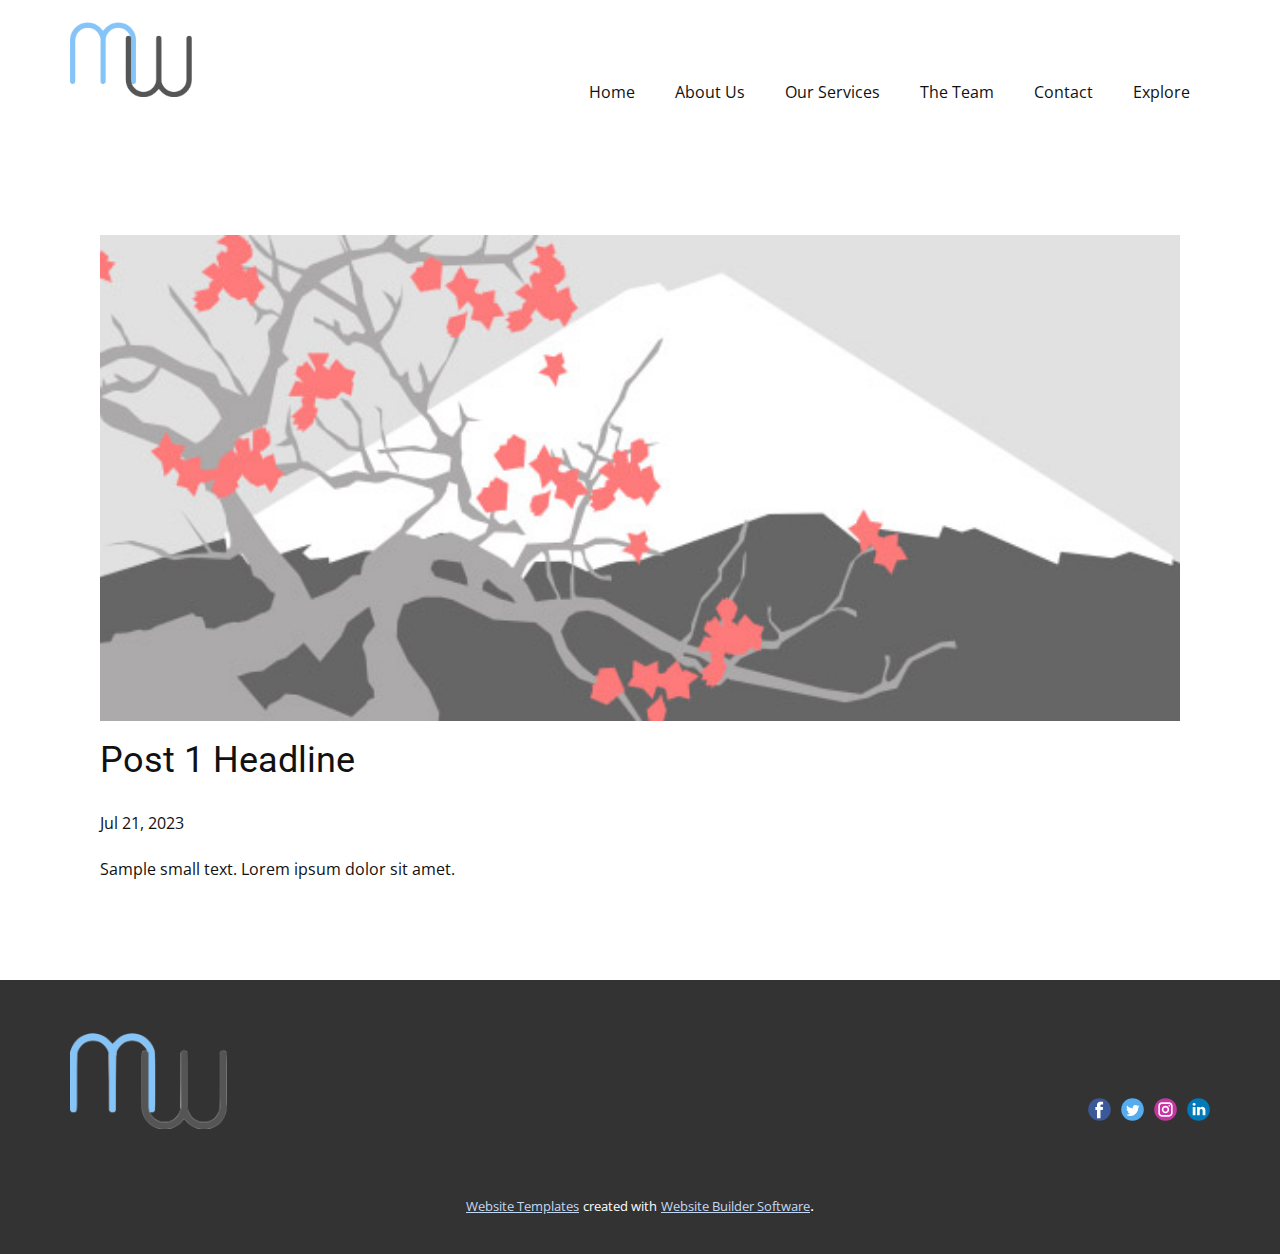
<file: blog/post.html>
<!DOCTYPE html>
<html style="font-size: 16px;" lang="en"><head>
    <meta name="viewport" content="width=device-width, initial-scale=1.0">
    <meta charset="utf-8">
    <meta name="keywords" content="Post 1 Headline">
    <meta name="description" content="">
    <title>Post 1 Headline</title>
    <link rel="stylesheet" href="../nicepage.css" media="screen">
<link rel="stylesheet" href="../Post-Template.css" media="screen">
    <script class="u-script" type="text/javascript" src="../jquery.js" defer=""></script>
    <script class="u-script" type="text/javascript" src="../nicepage.js" defer=""></script>
    <meta name="generator" content="Nicepage 5.13.1, nicepage.com">
    <link id="u-theme-google-font" rel="stylesheet" href="https://fonts.googleapis.com/css?family=Roboto:100,100i,300,300i,400,400i,500,500i,700,700i,900,900i|Open+Sans:300,300i,400,400i,500,500i,600,600i,700,700i,800,800i">
    
    
    <script type="application/ld+json">{
		"@context": "http://schema.org",
		"@type": "Organization",
		"name": "",
		"logo": "images/MindwellLogo.001.png",
		"sameAs": []
}</script>
    <meta name="theme-color" content="#73a3de">
  <meta data-intl-tel-input-cdn-path="intlTelInput/"></head>
  <body class="u-body u-xl-mode" data-lang="en"><header class="u-clearfix u-header u-header" id="sec-f943"><div class="u-clearfix u-sheet u-sheet-1">
        <a href="https://nicepage.com" class="u-image u-logo u-image-1" data-image-width="669" data-image-height="409">
          <img src="../images/MindwellLogo.001.png" class="u-logo-image u-logo-image-1">
        </a>
        <nav class="u-menu u-menu-hamburger u-offcanvas u-menu-1">
          <div class="menu-collapse" style="font-size: 1rem; letter-spacing: 0px;">
            <a class="u-button-style u-custom-left-right-menu-spacing u-custom-padding-bottom u-custom-top-bottom-menu-spacing u-nav-link u-text-active-palette-1-base u-text-hover-palette-2-base" href="#">
              <svg class="u-svg-link" viewBox="0 0 24 24"><use xmlns:xlink="http://www.w3.org/1999/xlink" xlink:href="#menu-hamburger"></use></svg>
              <svg class="u-svg-content" version="1.1" id="menu-hamburger" viewBox="0 0 16 16" x="0px" y="0px" xmlns:xlink="http://www.w3.org/1999/xlink" xmlns="http://www.w3.org/2000/svg"><g><rect y="1" width="16" height="2"></rect><rect y="7" width="16" height="2"></rect><rect y="13" width="16" height="2"></rect>
</g></svg>
            </a>
          </div>
          <div class="u-nav-container">
            <ul class="u-nav u-unstyled u-nav-1"><li class="u-nav-item"><a class="u-button-style u-nav-link u-text-active-palette-1-base u-text-hover-palette-2-base" href="../Home.html" style="padding: 10px 20px;">Home</a>
</li><li class="u-nav-item"><a class="u-button-style u-nav-link u-text-active-palette-1-base u-text-hover-palette-2-base" href="../About-Us.html" style="padding: 10px 20px;">About Us</a>
</li><li class="u-nav-item"><a class="u-button-style u-nav-link u-text-active-palette-1-base u-text-hover-palette-2-base" href="../Our-Services.html" style="padding: 10px 20px;">Our Services</a>
</li><li class="u-nav-item"><a class="u-button-style u-nav-link u-text-active-palette-1-base u-text-hover-palette-2-base" href="../The-Team.html" style="padding: 10px 20px;">The Team</a>
</li><li class="u-nav-item"><a class="u-button-style u-nav-link u-text-active-palette-1-base u-text-hover-palette-2-base" href="../Contact.html" style="padding: 10px 20px;">Contact</a>
</li><li class="u-nav-item"><a class="u-button-style u-nav-link u-text-active-palette-1-base u-text-hover-palette-2-base" href="../Explore.html" style="padding: 10px 20px;">Explore</a>
</li></ul>
          </div>
          <div class="u-nav-container-collapse">
            <div class="u-black u-container-style u-inner-container-layout u-opacity u-opacity-95 u-sidenav">
              <div class="u-inner-container-layout u-sidenav-overflow">
                <div class="u-menu-close"></div>
                <ul class="u-align-center u-nav u-popupmenu-items u-unstyled u-nav-2"><li class="u-nav-item"><a class="u-button-style u-nav-link" href="../Home.html">Home</a>
</li><li class="u-nav-item"><a class="u-button-style u-nav-link" href="../About-Us.html">About Us</a>
</li><li class="u-nav-item"><a class="u-button-style u-nav-link" href="../Our-Services.html">Our Services</a>
</li><li class="u-nav-item"><a class="u-button-style u-nav-link" href="../The-Team.html">The Team</a>
</li><li class="u-nav-item"><a class="u-button-style u-nav-link" href="../Contact.html">Contact</a>
</li><li class="u-nav-item"><a class="u-button-style u-nav-link" href="../Explore.html">Explore</a>
</li></ul>
              </div>
            </div>
            <div class="u-black u-menu-overlay u-opacity u-opacity-70"></div>
          </div>
        </nav>
      </div></header>
    <section class="u-align-center u-clearfix u-section-1" id="sec-6163">
      <div class="u-clearfix u-sheet u-valign-middle-md u-valign-middle-sm u-valign-middle-xs u-sheet-1"><!--post_details--><!--post_details_options_json--><!--{"source":""}--><!--/post_details_options_json--><!--blog_post-->
        <div class="u-container-style u-expanded-width u-post-details u-post-details-1">
          <div class="u-container-layout u-valign-middle u-container-layout-1"><!--blog_post_image-->
            <img alt="" class="u-blog-control u-expanded-width u-image u-image-default u-image-1" src="../images/0fd3416c.jpeg"><!--/blog_post_image--><!--blog_post_header-->
            <h2 class="u-blog-control u-text u-text-1">Post 1 Headline</h2><!--/blog_post_header--><!--blog_post_metadata-->
            <div class="u-blog-control u-metadata u-metadata-1"><!--blog_post_metadata_date-->
              <span class="u-meta-date u-meta-icon">Jul 21, 2023</span><!--/blog_post_metadata_date--><!--blog_post_metadata_category-->
              <!--/blog_post_metadata_category--><!--blog_post_metadata_comments-->
              <!--/blog_post_metadata_comments-->
            </div><!--/blog_post_metadata--><!--blog_post_content-->
            <div class="u-align-justify u-blog-control u-post-content u-text u-text-2 fr-view">
  Sample small text. Lorem ipsum dolor sit amet.
  </div><!--/blog_post_content-->
          </div>
        </div><!--/blog_post--><!--/post_details-->
      </div>
    </section>
    
    
    <footer class="u-align-center-md u-align-center-sm u-align-center-xs u-clearfix u-footer u-grey-80" id="sec-530e"><div class="u-clearfix u-sheet u-sheet-1">
        <a href="https://nicepage.com" class="u-image u-logo u-image-1" data-image-width="669" data-image-height="409">
          <img src="../images/MindwellLogo.001.png" class="u-logo-image u-logo-image-1">
        </a>
        <div class="u-align-left u-social-icons u-spacing-10 u-social-icons-1">
          <a class="u-social-url" title="facebook" target="_blank" href=""><span class="u-icon u-social-facebook u-social-icon u-icon-1"><svg class="u-svg-link" preserveAspectRatio="xMidYMin slice" viewBox="0 0 112 112" style=""><use xmlns:xlink="http://www.w3.org/1999/xlink" xlink:href="#svg-e953"></use></svg><svg class="u-svg-content" viewBox="0 0 112 112" x="0" y="0" id="svg-e953"><circle fill="currentColor" cx="56.1" cy="56.1" r="55"></circle><path fill="#FFFFFF" d="M73.5,31.6h-9.1c-1.4,0-3.6,0.8-3.6,3.9v8.5h12.6L72,58.3H60.8v40.8H43.9V58.3h-8V43.9h8v-9.2
      c0-6.7,3.1-17,17-17h12.5v13.9H73.5z"></path></svg></span>
          </a>
          <a class="u-social-url" title="twitter" target="_blank" href=""><span class="u-icon u-social-icon u-social-twitter u-icon-2"><svg class="u-svg-link" preserveAspectRatio="xMidYMin slice" viewBox="0 0 112 112" style=""><use xmlns:xlink="http://www.w3.org/1999/xlink" xlink:href="#svg-9853"></use></svg><svg class="u-svg-content" viewBox="0 0 112 112" x="0" y="0" id="svg-9853"><circle fill="currentColor" class="st0" cx="56.1" cy="56.1" r="55"></circle><path fill="#FFFFFF" d="M83.8,47.3c0,0.6,0,1.2,0,1.7c0,17.7-13.5,38.2-38.2,38.2C38,87.2,31,85,25,81.2c1,0.1,2.1,0.2,3.2,0.2
      c6.3,0,12.1-2.1,16.7-5.7c-5.9-0.1-10.8-4-12.5-9.3c0.8,0.2,1.7,0.2,2.5,0.2c1.2,0,2.4-0.2,3.5-0.5c-6.1-1.2-10.8-6.7-10.8-13.1
      c0-0.1,0-0.1,0-0.2c1.8,1,3.9,1.6,6.1,1.7c-3.6-2.4-6-6.5-6-11.2c0-2.5,0.7-4.8,1.8-6.7c6.6,8.1,16.5,13.5,27.6,14
      c-0.2-1-0.3-2-0.3-3.1c0-7.4,6-13.4,13.4-13.4c3.9,0,7.3,1.6,9.8,4.2c3.1-0.6,5.9-1.7,8.5-3.3c-1,3.1-3.1,5.8-5.9,7.4
      c2.7-0.3,5.3-1,7.7-2.1C88.7,43,86.4,45.4,83.8,47.3z"></path></svg></span>
          </a>
          <a class="u-social-url" title="instagram" target="_blank" href=""><span class="u-icon u-social-icon u-social-instagram u-icon-3"><svg class="u-svg-link" preserveAspectRatio="xMidYMin slice" viewBox="0 0 112 112" style=""><use xmlns:xlink="http://www.w3.org/1999/xlink" xlink:href="#svg-4364"></use></svg><svg class="u-svg-content" viewBox="0 0 112 112" x="0" y="0" id="svg-4364"><circle fill="currentColor" cx="56.1" cy="56.1" r="55"></circle><path fill="#FFFFFF" d="M55.9,38.2c-9.9,0-17.9,8-17.9,17.9C38,66,46,74,55.9,74c9.9,0,17.9-8,17.9-17.9C73.8,46.2,65.8,38.2,55.9,38.2
      z M55.9,66.4c-5.7,0-10.3-4.6-10.3-10.3c-0.1-5.7,4.6-10.3,10.3-10.3c5.7,0,10.3,4.6,10.3,10.3C66.2,61.8,61.6,66.4,55.9,66.4z"></path><path fill="#FFFFFF" d="M74.3,33.5c-2.3,0-4.2,1.9-4.2,4.2s1.9,4.2,4.2,4.2s4.2-1.9,4.2-4.2S76.6,33.5,74.3,33.5z"></path><path fill="#FFFFFF" d="M73.1,21.3H38.6c-9.7,0-17.5,7.9-17.5,17.5v34.5c0,9.7,7.9,17.6,17.5,17.6h34.5c9.7,0,17.5-7.9,17.5-17.5V38.8
      C90.6,29.1,82.7,21.3,73.1,21.3z M83,73.3c0,5.5-4.5,9.9-9.9,9.9H38.6c-5.5,0-9.9-4.5-9.9-9.9V38.8c0-5.5,4.5-9.9,9.9-9.9h34.5
      c5.5,0,9.9,4.5,9.9,9.9V73.3z"></path></svg></span>
          </a>
          <a class="u-social-url" title="linkedin" target="_blank" href=""><span class="u-icon u-social-icon u-social-linkedin u-icon-4"><svg class="u-svg-link" preserveAspectRatio="xMidYMin slice" viewBox="0 0 112 112" style=""><use xmlns:xlink="http://www.w3.org/1999/xlink" xlink:href="#svg-7193"></use></svg><svg class="u-svg-content" viewBox="0 0 112 112" x="0" y="0" id="svg-7193"><circle fill="currentColor" cx="56.1" cy="56.1" r="55"></circle><path fill="#FFFFFF" d="M41.3,83.7H27.9V43.4h13.4V83.7z M34.6,37.9L34.6,37.9c-4.6,0-7.5-3.1-7.5-7c0-4,3-7,7.6-7s7.4,3,7.5,7
      C42.2,34.8,39.2,37.9,34.6,37.9z M89.6,83.7H76.2V62.2c0-5.4-1.9-9.1-6.8-9.1c-3.7,0-5.9,2.5-6.9,4.9c-0.4,0.9-0.4,2.1-0.4,3.3v22.5
      H48.7c0,0,0.2-36.5,0-40.3h13.4v5.7c1.8-2.7,5-6.7,12.1-6.7c8.8,0,15.4,5.8,15.4,18.1V83.7z"></path></svg></span>
          </a>
        </div>
      </div></footer>
    <section class="u-backlink u-clearfix u-grey-80">
      <a class="u-link" href="https://nicepage.com/website-templates" target="_blank">
        <span>Website Templates</span>
      </a>
      <p class="u-text">
        <span>created with</span>
      </p>
      <a class="u-link" href="" target="_blank">
        <span>Website Builder Software</span>
      </a>. 
    </section>
  
</body></html>
</file>
